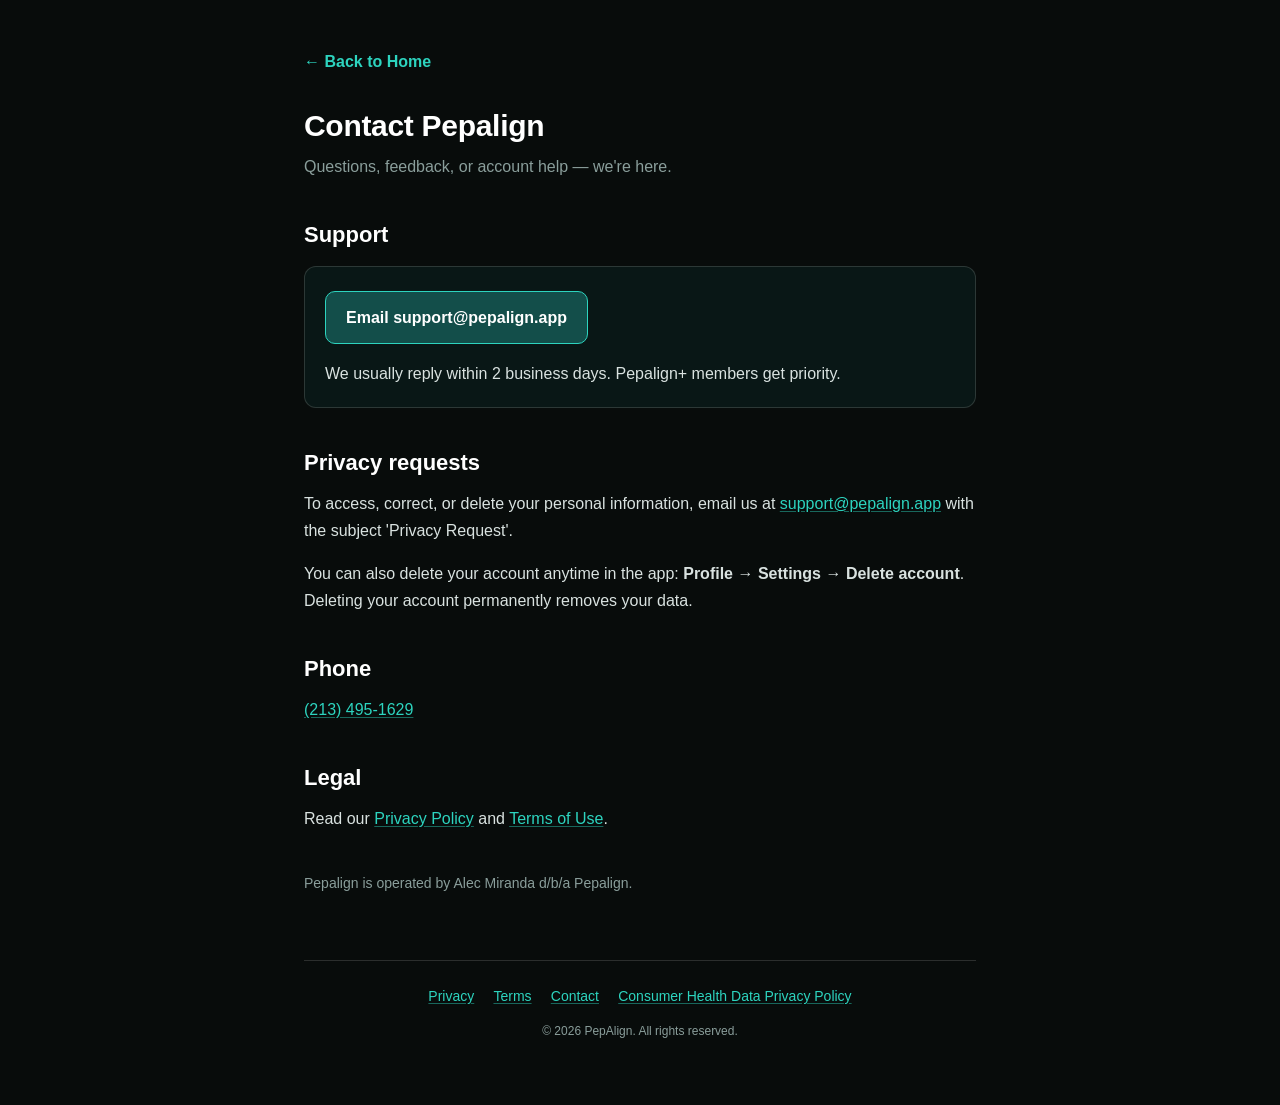
<file: public/contact.html>
<!DOCTYPE html>
<html lang="en">
<head>
    <meta charset="UTF-8">
    <meta name="viewport" content="width=device-width, initial-scale=1.0">
    <title>Contact | PepAlign</title>
    <meta name="description" content="Contact Pepalign support, make a privacy request, or reach us by phone.">
    <link rel="icon" type="image/png" href="/favicon.png">
    <style id="pepalign-legal-theme">
      /* Same dark theme as /privacy and /terms. */
      :root {
        color-scheme: dark;
        --bg: #080c0b;
        --text: #d9e2e0;
        --heading: #ffffff;
        --muted: #8a9e9b;
        --accent: #2dd4bf;
        --accent-hover: #5eead4;
        --teal-dark: #134E4A;
        --border: rgba(255, 255, 255, 0.14);
        --font: -apple-system, BlinkMacSystemFont, "Segoe UI", Roboto, "Helvetica Neue", Arial, sans-serif;
      }
      html { background: var(--bg); -webkit-text-size-adjust: 100%; text-size-adjust: 100%; }
      body.legal-page {
        background: var(--bg);
        color: var(--text);
        font-family: var(--font);
        font-size: 16px;
        line-height: 1.7;
        max-width: 42rem;
        margin: 0 auto;
        padding: 1.5rem 1.25rem 3rem;
      }
      @media (min-width: 768px) {
        body.legal-page { padding: 3rem 2rem 4rem; }
      }
      ::selection { background: rgba(45, 212, 191, 0.3); color: #ffffff; }

      .legal-back {
        display: inline-block;
        margin-bottom: 2rem;
        color: var(--accent);
        font-weight: 600;
        text-decoration: none;
      }
      .legal-back:hover, .legal-back:focus-visible { color: var(--accent-hover); text-decoration: underline; }

      h1, h2 { color: var(--heading); font-weight: 700; }
      h1 { font-size: 30px; line-height: 1.25; letter-spacing: -0.01em; margin: 0 0 0.5rem; }
      h2 { font-size: 22px; line-height: 1.35; margin: 2.5rem 0 0.75rem; }
      @media (max-width: 480px) {
        h1 { font-size: 26px; }
        h2 { font-size: 20px; }
      }
      p { margin: 0 0 1rem; overflow-wrap: break-word; }
      .muted { color: var(--muted); }

      body.legal-page a {
        color: var(--accent);
        text-decoration-color: rgba(45, 212, 191, 0.45);
        text-underline-offset: 2px;
      }
      body.legal-page a:hover, body.legal-page a:focus-visible { color: var(--accent-hover); text-decoration-color: currentColor; }

      .contact-card {
        margin: 1rem 0;
        padding: 1.25rem;
        border: 1px solid var(--border);
        border-radius: 12px;
        background: rgba(19, 78, 74, 0.18);
      }
      body.legal-page a.contact-button {
        display: inline-block;
        margin: 0.25rem 0 1rem;
        padding: 0.75rem 1.25rem;
        border: 1px solid var(--accent);
        border-radius: 10px;
        background: var(--teal-dark);
        color: #ffffff;
        font-weight: 600;
        text-decoration: none;
        overflow-wrap: anywhere;
      }
      body.legal-page a.contact-button:hover,
      body.legal-page a.contact-button:focus-visible { background: #115e59; color: #ffffff; }
      .contact-card p:last-child { margin-bottom: 0; }

      .operator { margin-top: 2.5rem; font-size: 14px; color: var(--muted); }

      .legal-footer {
        margin-top: 4rem;
        padding-top: 1.5rem;
        border-top: 1px solid var(--border);
        color: var(--muted);
        font-size: 12px;
        text-align: center;
      }
      .legal-footer-nav { display: flex; flex-wrap: wrap; justify-content: center; gap: 0.5rem 1.2rem; margin-bottom: 0.75rem; font-size: 14px; }
    </style>
</head>
<body class="legal-page">
    <a href="/" class="legal-back">&larr; Back to Home</a>

    <main>
      <h1>Contact Pepalign</h1>
      <p class="muted">Questions, feedback, or account help — we're here.</p>

      <h2>Support</h2>
      <div class="contact-card">
        <a class="contact-button" href="mailto:support@pepalign.app">Email support@pepalign.app</a>
        <p>We usually reply within 2 business days. Pepalign+ members get priority.</p>
      </div>

      <h2>Privacy requests</h2>
      <p>To access, correct, or delete your personal information, email us at <a href="mailto:support@pepalign.app?subject=Privacy%20Request">support@pepalign.app</a> with the subject 'Privacy Request'.</p>
      <p>You can also delete your account anytime in the app: <strong>Profile &rarr; Settings &rarr; Delete account</strong>. Deleting your account permanently removes your data.</p>

      <h2>Phone</h2>
      <p><a href="tel:+12134951629">(213) 495-1629</a></p>

      <h2>Legal</h2>
      <p>Read our <a href="/privacy">Privacy Policy</a> and <a href="/terms">Terms of Use</a>.</p>

      <p class="operator">Pepalign is operated by Alec Miranda d/b/a Pepalign.</p>
    </main>

    <footer class="legal-footer">
        <nav class="legal-footer-nav" aria-label="Legal">
            <a href="/privacy">Privacy</a>
            <a href="/terms">Terms</a>
            <a href="/contact">Contact</a>
            <a href="/health-privacy">Consumer Health Data Privacy Policy</a>
        </nav>
        &copy; 2026 PepAlign. All rights reserved.
    </footer>
</body>
</html>
</file>
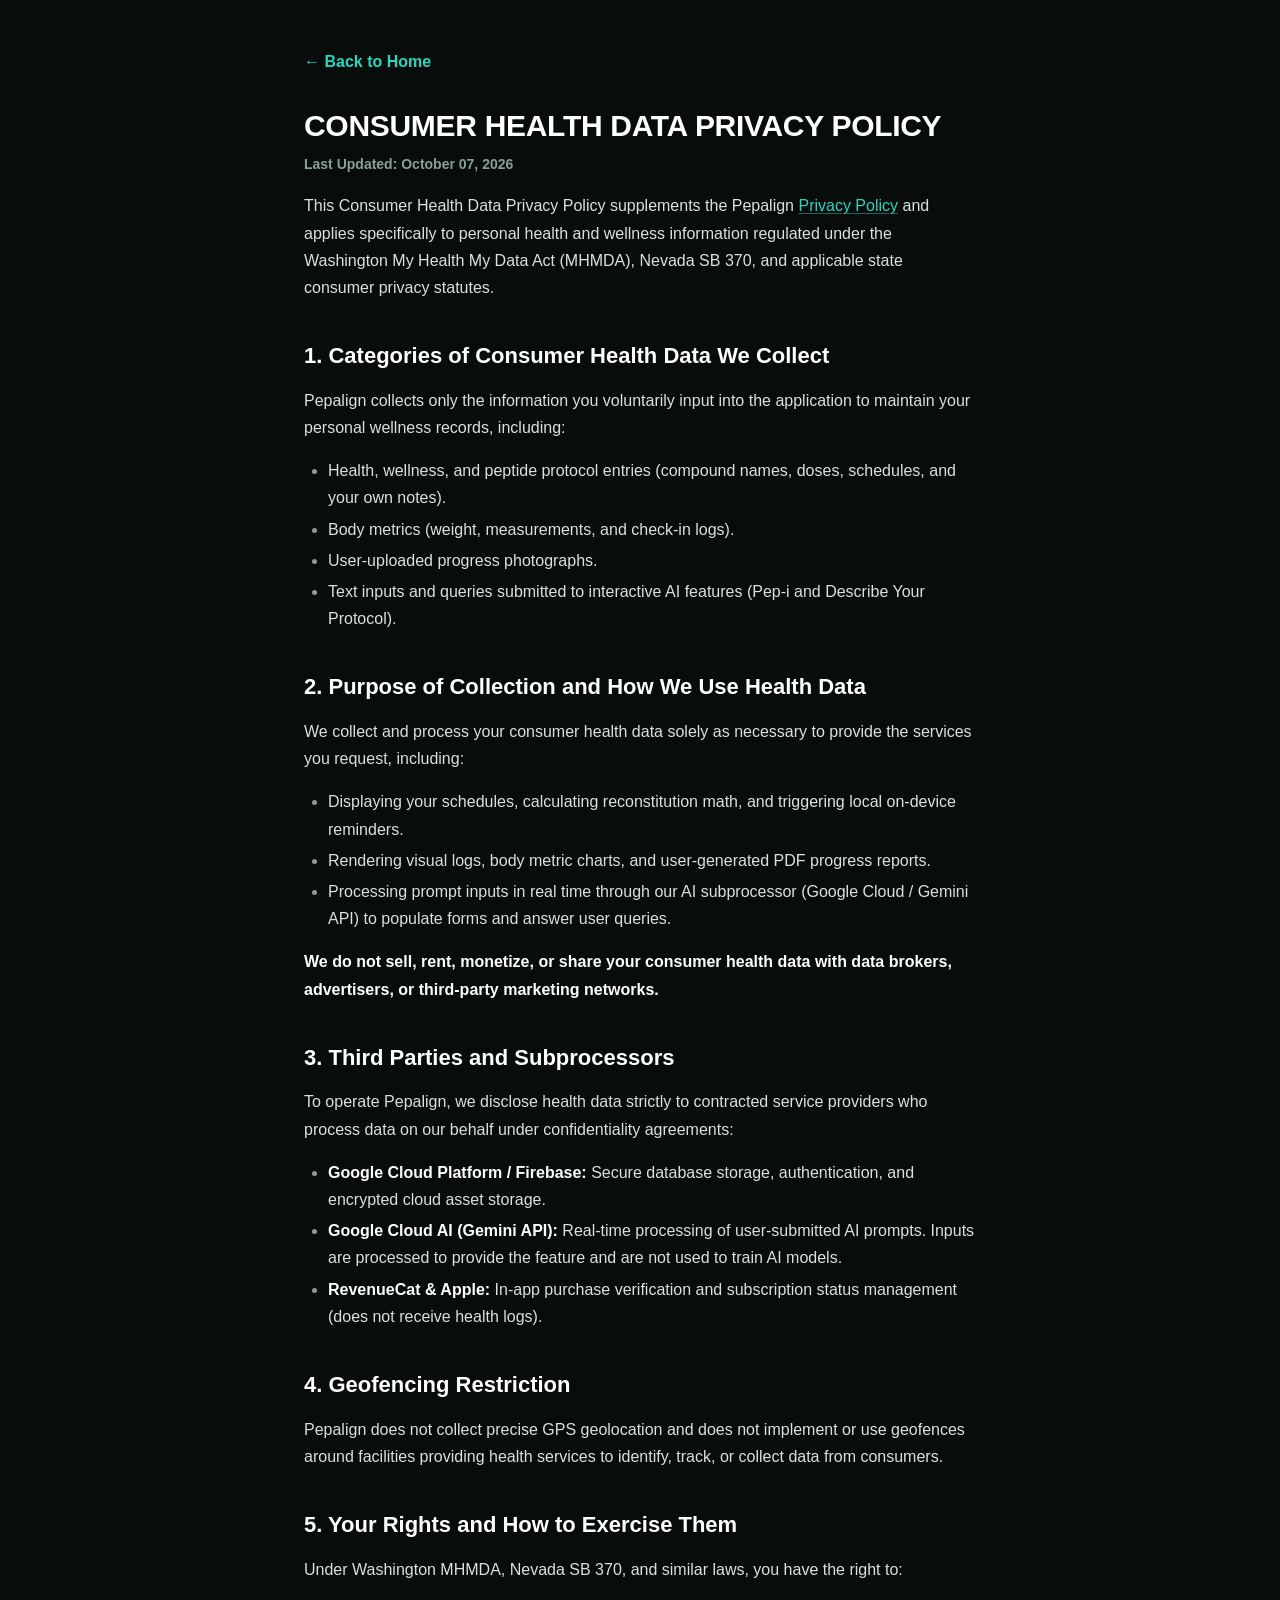
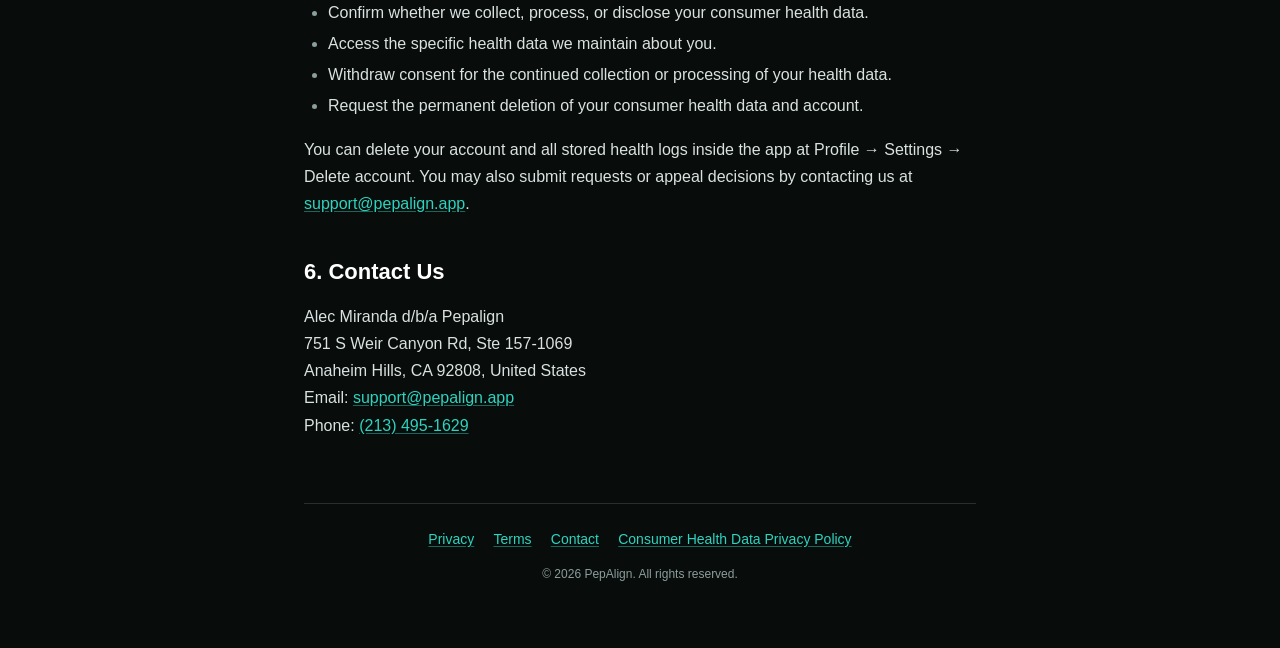
<file: public/health-privacy.html>
<!DOCTYPE html>
<html lang="en">
<head>
    <meta charset="UTF-8">
    <meta name="viewport" content="width=device-width, initial-scale=1.0">
    <title>Consumer Health Data Privacy Policy | PepAlign</title>
    <style id="pepalign-legal-theme">
      /* Pepalign dark theme for the Termly-generated legal pages. Styling only — the legal text is untouched.
         Termly ships its own !important colors (black headings, grey body, blue links) and inline styles,
         so every override below is scoped under body.legal-page and marked !important to win over both. */
      :root {
        color-scheme: dark;
        --bg: #080c0b;
        --text: #d9e2e0;
        --heading: #ffffff;
        --muted: #8a9e9b;
        --accent: #2dd4bf;
        --accent-hover: #5eead4;
        --border: rgba(255, 255, 255, 0.14);
        --font: -apple-system, BlinkMacSystemFont, "Segoe UI", Roboto, "Helvetica Neue", Arial, sans-serif;
      }
      html { background: var(--bg); -webkit-text-size-adjust: 100%; text-size-adjust: 100%; }
      body.legal-page {
        background: var(--bg);
        color: var(--text);
        font-family: var(--font);
        line-height: 1.7;
        max-width: 42rem; /* readable line length (~75 characters) */
        margin: 0 auto;
        padding: 1.5rem 1.25rem 3rem;
      }
      @media (min-width: 768px) {
        body.legal-page { padding: 3rem 2rem 4rem; }
      }
      ::selection { background: rgba(45, 212, 191, 0.3); color: #ffffff; }

      /* Back to Home */
      .legal-back {
        display: inline-block;
        margin-bottom: 2rem;
        color: var(--accent);
        font-weight: 600;
        text-decoration: none;
      }
      .legal-back:hover, .legal-back:focus-visible { color: var(--accent-hover); text-decoration: underline; }

      /* Body copy: readable off-white, comfortable size and line height, long URLs wrap on phones */
      body.legal-page [data-custom-class='body'],
      body.legal-page [data-custom-class='body'] * {
        color: var(--text) !important;
        font-family: var(--font) !important;
        font-size: 16px !important;
        line-height: 1.7 !important;
        background: transparent !important;
        overflow-wrap: break-word;
      }

      /* Headings and bold text: bold white */
      body.legal-page [data-custom-class='body'] :is(h1, h2, h3, h4, strong, b),
      body.legal-page [data-custom-class='body'] :is(h1, h2, h3, h4, strong, b) *,
      body.legal-page [data-custom-class='body'] :is([data-custom-class='title'], [data-custom-class='heading_1'], [data-custom-class='heading_2']),
      body.legal-page [data-custom-class='body'] :is([data-custom-class='title'], [data-custom-class='heading_1'], [data-custom-class='heading_2']) * {
        color: var(--heading) !important;
        font-weight: 700 !important;
      }
      body.legal-page [data-custom-class='body'] h1,
      body.legal-page [data-custom-class='body'] h1 *,
      body.legal-page [data-custom-class='body'] [data-custom-class='title'],
      body.legal-page [data-custom-class='body'] [data-custom-class='title'] * {
        font-size: 30px !important;
        line-height: 1.25 !important;
        letter-spacing: -0.01em;
      }
      body.legal-page [data-custom-class='body'] h1 { margin: 0 0 0.5rem; }
      body.legal-page [data-custom-class='body'] h2,
      body.legal-page [data-custom-class='body'] h2 *,
      body.legal-page [data-custom-class='body'] [data-custom-class='heading_1'],
      body.legal-page [data-custom-class='body'] [data-custom-class='heading_1'] * {
        font-size: 22px !important;
        line-height: 1.35 !important;
      }
      body.legal-page [data-custom-class='body'] h2 { margin: 2.5rem 0 0.75rem; }
      body.legal-page [data-custom-class='body'] h3,
      body.legal-page [data-custom-class='body'] h3 *,
      body.legal-page [data-custom-class='body'] [data-custom-class='heading_2'],
      body.legal-page [data-custom-class='body'] [data-custom-class='heading_2'] * {
        font-size: 18px !important;
        line-height: 1.4 !important;
      }
      body.legal-page [data-custom-class='body'] h3 { margin: 1.75rem 0 0.5rem; }
      @media (max-width: 480px) {
        body.legal-page [data-custom-class='body'] h1,
        body.legal-page [data-custom-class='body'] h1 *,
        body.legal-page [data-custom-class='body'] [data-custom-class='title'],
        body.legal-page [data-custom-class='body'] [data-custom-class='title'] * { font-size: 26px !important; }
        body.legal-page [data-custom-class='body'] h2,
        body.legal-page [data-custom-class='body'] h2 *,
        body.legal-page [data-custom-class='body'] [data-custom-class='heading_1'],
        body.legal-page [data-custom-class='body'] [data-custom-class='heading_1'] * { font-size: 20px !important; }
      }

      /* "Last updated" line */
      body.legal-page [data-custom-class='body'] [data-custom-class='subtitle'],
      body.legal-page [data-custom-class='body'] [data-custom-class='subtitle'] * {
        color: var(--muted) !important;
        font-size: 14px !important;
        font-weight: 600 !important;
      }

      /* Links: teal accent, never default blue */
      body.legal-page a,
      body.legal-page a *,
      body.legal-page [data-custom-class='body'] a,
      body.legal-page [data-custom-class='body'] a *,
      body.legal-page [data-custom-class='body'] [data-custom-class='link'],
      body.legal-page [data-custom-class='body'] [data-custom-class='link'] * {
        color: var(--accent) !important;
        text-decoration-color: rgba(45, 212, 191, 0.45);
        text-underline-offset: 2px;
      }
      body.legal-page [data-custom-class='body'] a:hover,
      body.legal-page [data-custom-class='body'] a:hover *,
      body.legal-page [data-custom-class='body'] a:focus-visible { color: var(--accent-hover) !important; text-decoration-color: currentColor; }

      /* Lists */
      body.legal-page [data-custom-class='body'] :is(ul, ol) { padding-left: 1.5rem !important; margin: 0.5rem 0; }
      body.legal-page [data-custom-class='body'] li { margin: 0.25rem 0; }
      body.legal-page [data-custom-class='body'] li::marker { color: var(--muted); }

      /* Tables (Privacy Policy categories): visible borders on dark; columns fit the screen on phones */
      body.legal-page [data-custom-class='body'] table {
        width: 100% !important;
        border-collapse: collapse;
        margin: 1rem 0;
      }
      body.legal-page [data-custom-class='body'] :is(td, th) {
        border: 1px solid var(--border) !important;
        padding: 0.6rem 0.75rem !important;
        vertical-align: top;
      }
      @media (max-width: 480px) {
        body.legal-page [data-custom-class='body'] :is(td, th),
        body.legal-page [data-custom-class='body'] :is(td, th) * { font-size: 14px !important; }
        body.legal-page [data-custom-class='body'] :is(td, th) { padding: 0.5rem !important; }
      }

      .legal-footer {
        margin-top: 4rem;
        padding-top: 1.5rem;
        border-top: 1px solid var(--border);
        color: var(--muted);
        font-size: 12px;
        text-align: center;
      }
      .legal-footer-nav { display: flex; flex-wrap: wrap; justify-content: center; gap: 0.5rem 1.2rem; margin-bottom: 0.75rem; font-size: 14px; }
    </style>
</head>
<body class="legal-page">
    <a href="/" class="legal-back">&larr; Back to Home</a>

<div data-custom-class="body">
<h1>CONSUMER HEALTH DATA PRIVACY POLICY</h1>
<div data-custom-class="subtitle">Last Updated: October 07, 2026</div>

<p>This Consumer Health Data Privacy Policy supplements the Pepalign <a data-custom-class="link" href="/privacy">Privacy Policy</a> and applies specifically to personal health and wellness information regulated under the Washington My Health My Data Act (MHMDA), Nevada SB 370, and applicable state consumer privacy statutes.</p>

<h2>1. Categories of Consumer Health Data We Collect</h2>
<p>Pepalign collects only the information you voluntarily input into the application to maintain your personal wellness records, including:</p>
<ul>
<li>Health, wellness, and peptide protocol entries (compound names, doses, schedules, and your own notes).</li>
<li>Body metrics (weight, measurements, and check-in logs).</li>
<li>User-uploaded progress photographs.</li>
<li>Text inputs and queries submitted to interactive AI features (Pep-i and Describe Your Protocol).</li>
</ul>

<h2>2. Purpose of Collection and How We Use Health Data</h2>
<p>We collect and process your consumer health data solely as necessary to provide the services you request, including:</p>
<ul>
<li>Displaying your schedules, calculating reconstitution math, and triggering local on-device reminders.</li>
<li>Rendering visual logs, body metric charts, and user-generated PDF progress reports.</li>
<li>Processing prompt inputs in real time through our AI subprocessor (Google Cloud / Gemini API) to populate forms and answer user queries.</li>
</ul>
<p><strong>We do not sell, rent, monetize, or share your consumer health data with data brokers, advertisers, or third-party marketing networks.</strong></p>

<h2>3. Third Parties and Subprocessors</h2>
<p>To operate Pepalign, we disclose health data strictly to contracted service providers who process data on our behalf under confidentiality agreements:</p>
<ul>
<li><strong>Google Cloud Platform / Firebase:</strong> Secure database storage, authentication, and encrypted cloud asset storage.</li>
<li><strong>Google Cloud AI (Gemini API):</strong> Real-time processing of user-submitted AI prompts. Inputs are processed to provide the feature and are not used to train AI models.</li>
<li><strong>RevenueCat &amp; Apple:</strong> In-app purchase verification and subscription status management (does not receive health logs).</li>
</ul>

<h2>4. Geofencing Restriction</h2>
<p>Pepalign does not collect precise GPS geolocation and does not implement or use geofences around facilities providing health services to identify, track, or collect data from consumers.</p>

<h2>5. Your Rights and How to Exercise Them</h2>
<p>Under Washington MHMDA, Nevada SB 370, and similar laws, you have the right to:</p>
<ul>
<li>Confirm whether we collect, process, or disclose your consumer health data.</li>
<li>Access the specific health data we maintain about you.</li>
<li>Withdraw consent for the continued collection or processing of your health data.</li>
<li>Request the permanent deletion of your consumer health data and account.</li>
</ul>
<p>You can delete your account and all stored health logs inside the app at Profile &rarr; Settings &rarr; Delete account. You may also submit requests or appeal decisions by contacting us at <a data-custom-class="link" href="mailto:support@pepalign.app">support@pepalign.app</a>.</p>

<h2>6. Contact Us</h2>
<p>Alec Miranda d/b/a Pepalign<br>
751 S Weir Canyon Rd, Ste 157-1069<br>
Anaheim Hills, CA 92808, United States<br>
Email: <a data-custom-class="link" href="mailto:support@pepalign.app">support@pepalign.app</a><br>
Phone: <a data-custom-class="link" href="tel:+12134951629">(213) 495-1629</a></p>
</div>

    <footer class="legal-footer">
        <nav class="legal-footer-nav" aria-label="Legal">
            <a href="/privacy">Privacy</a>
            <a href="/terms">Terms</a>
            <a href="/contact">Contact</a>
            <a href="/health-privacy">Consumer Health Data Privacy Policy</a>
        </nav>
        &copy; 2026 PepAlign. All rights reserved.
    </footer>
</body>
</html>
</file>
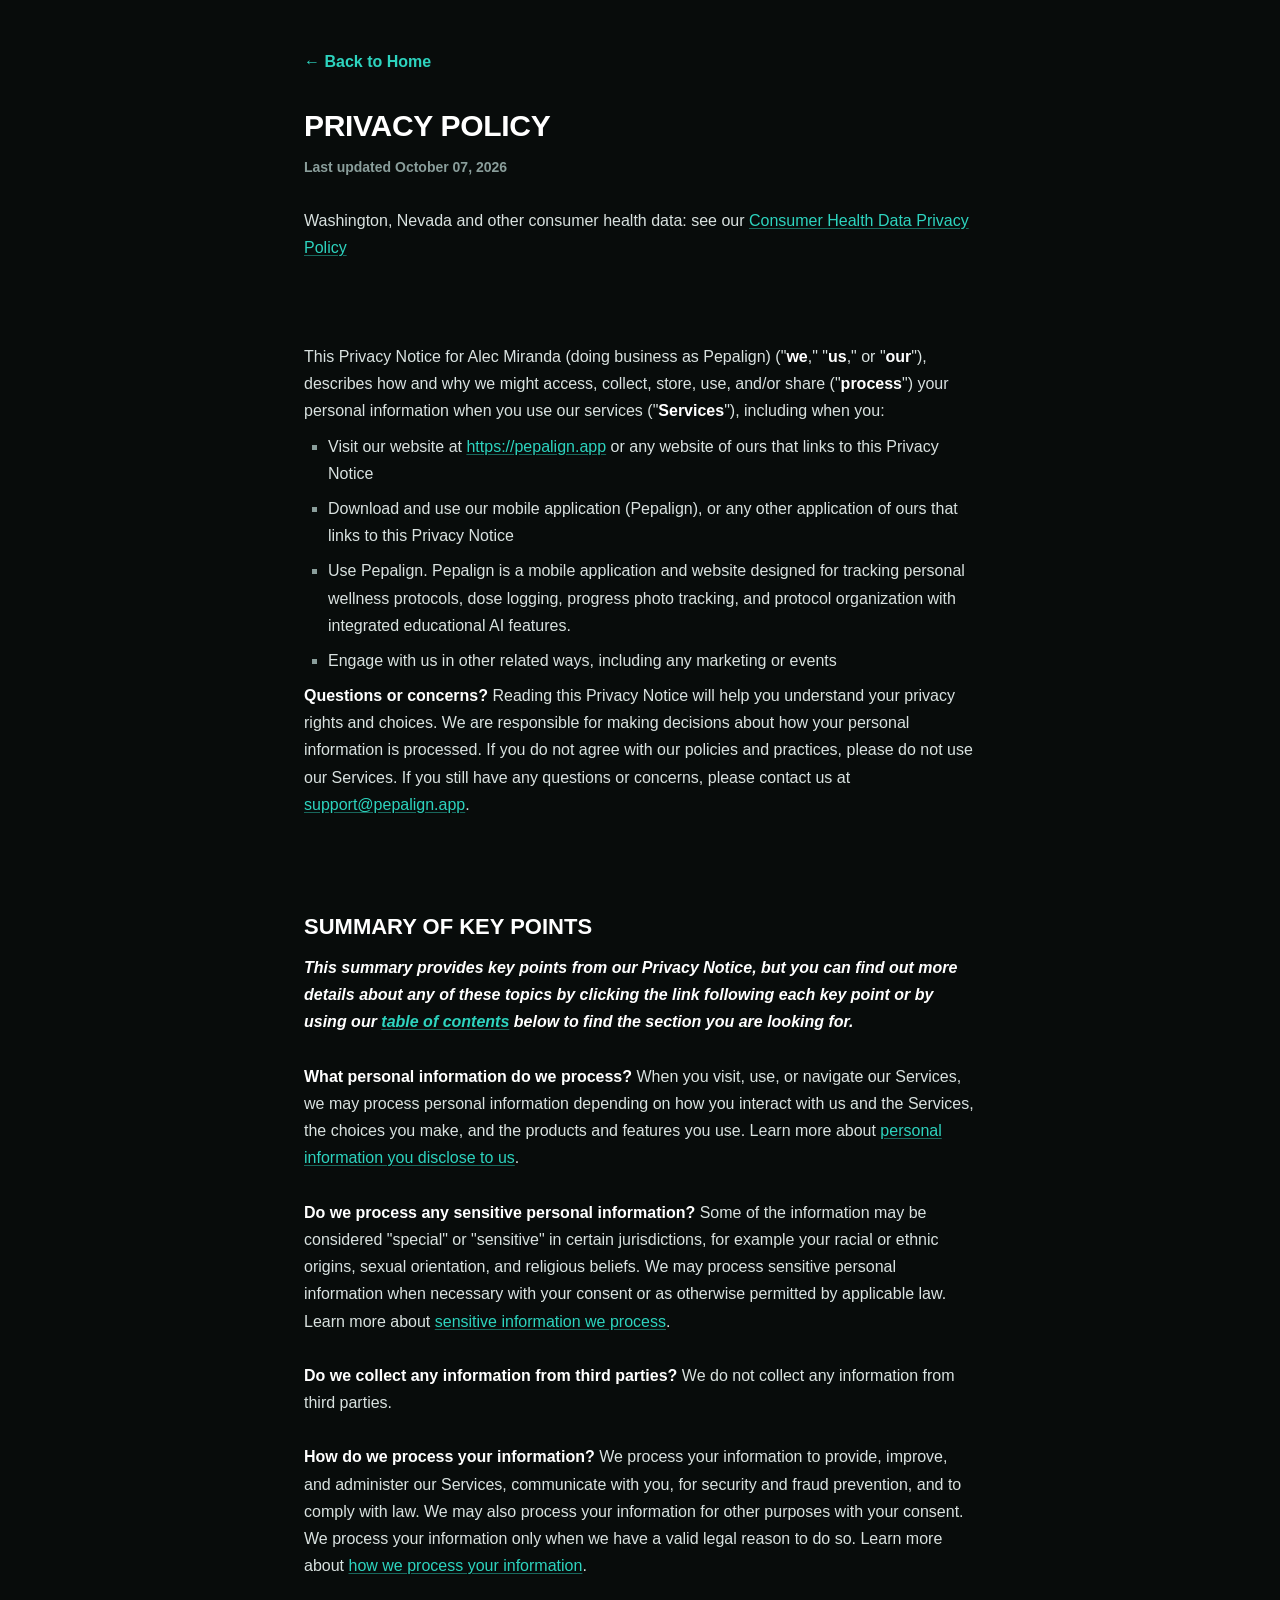
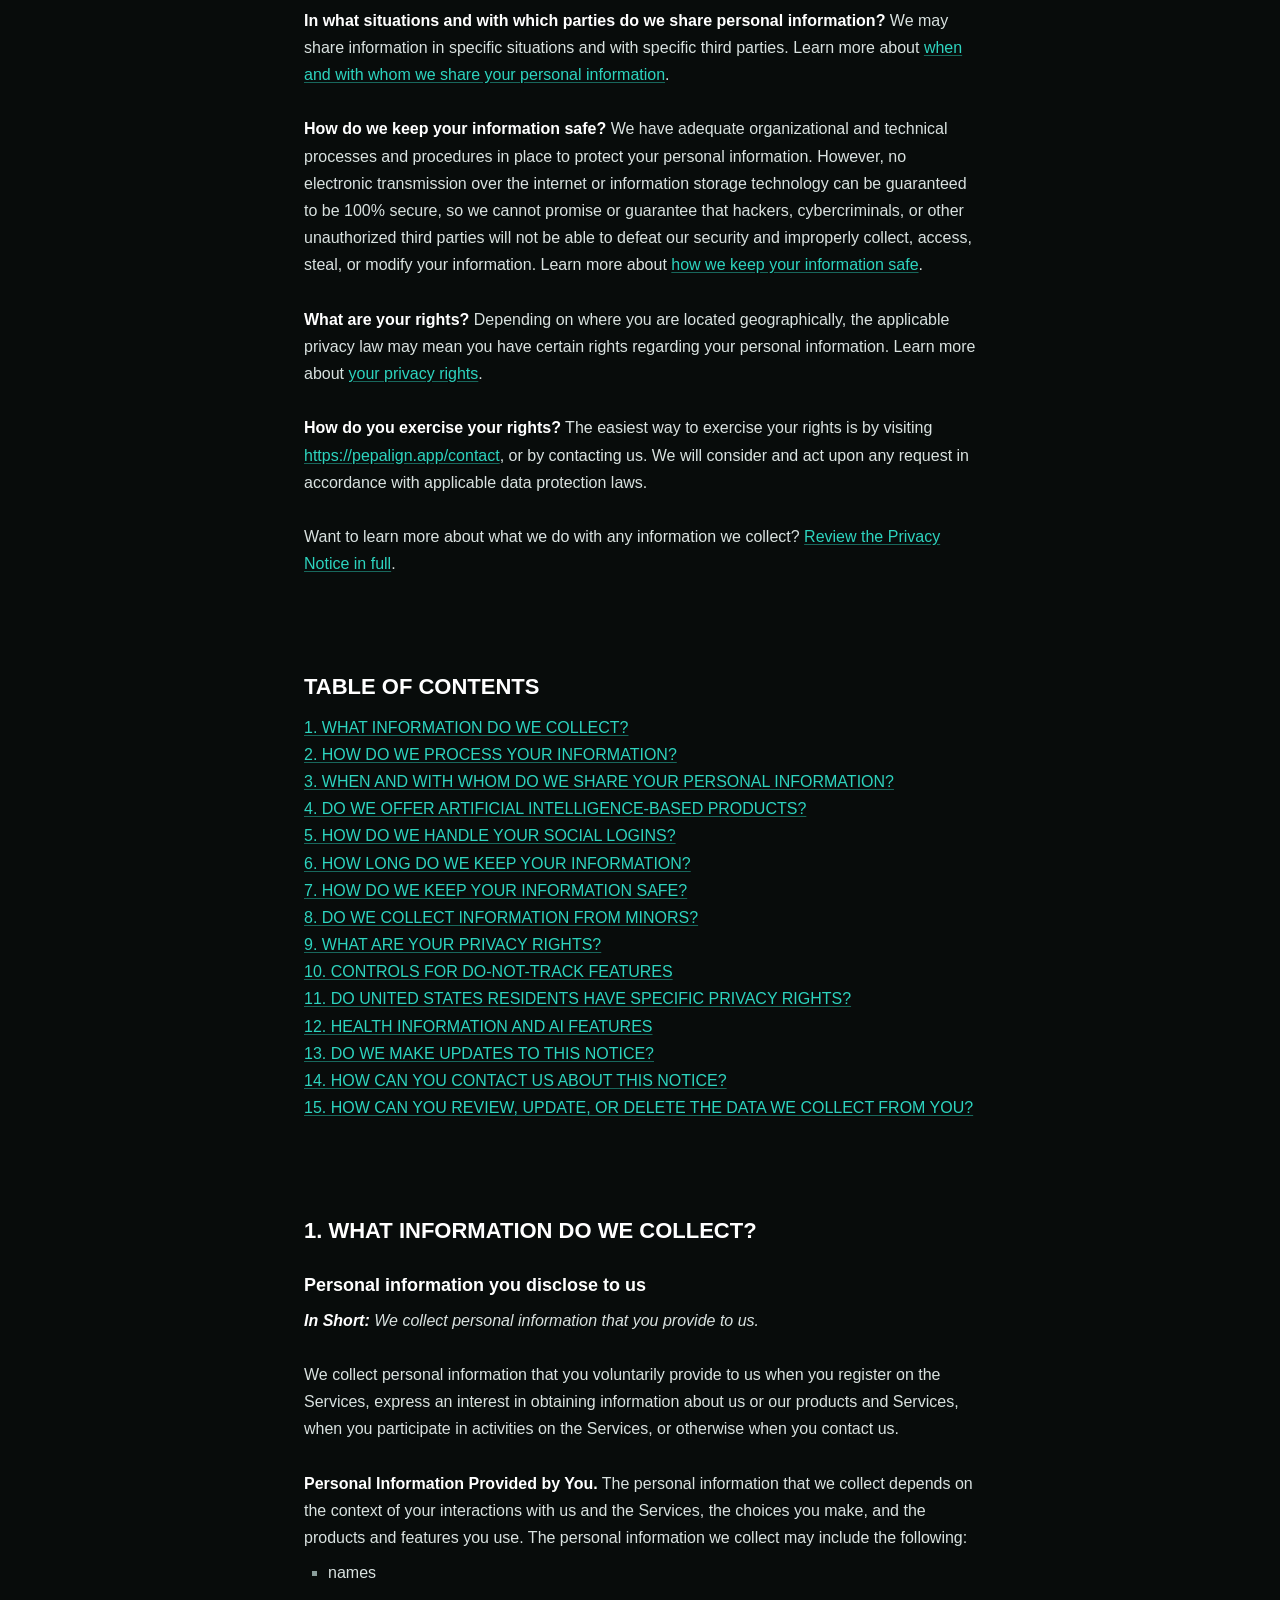
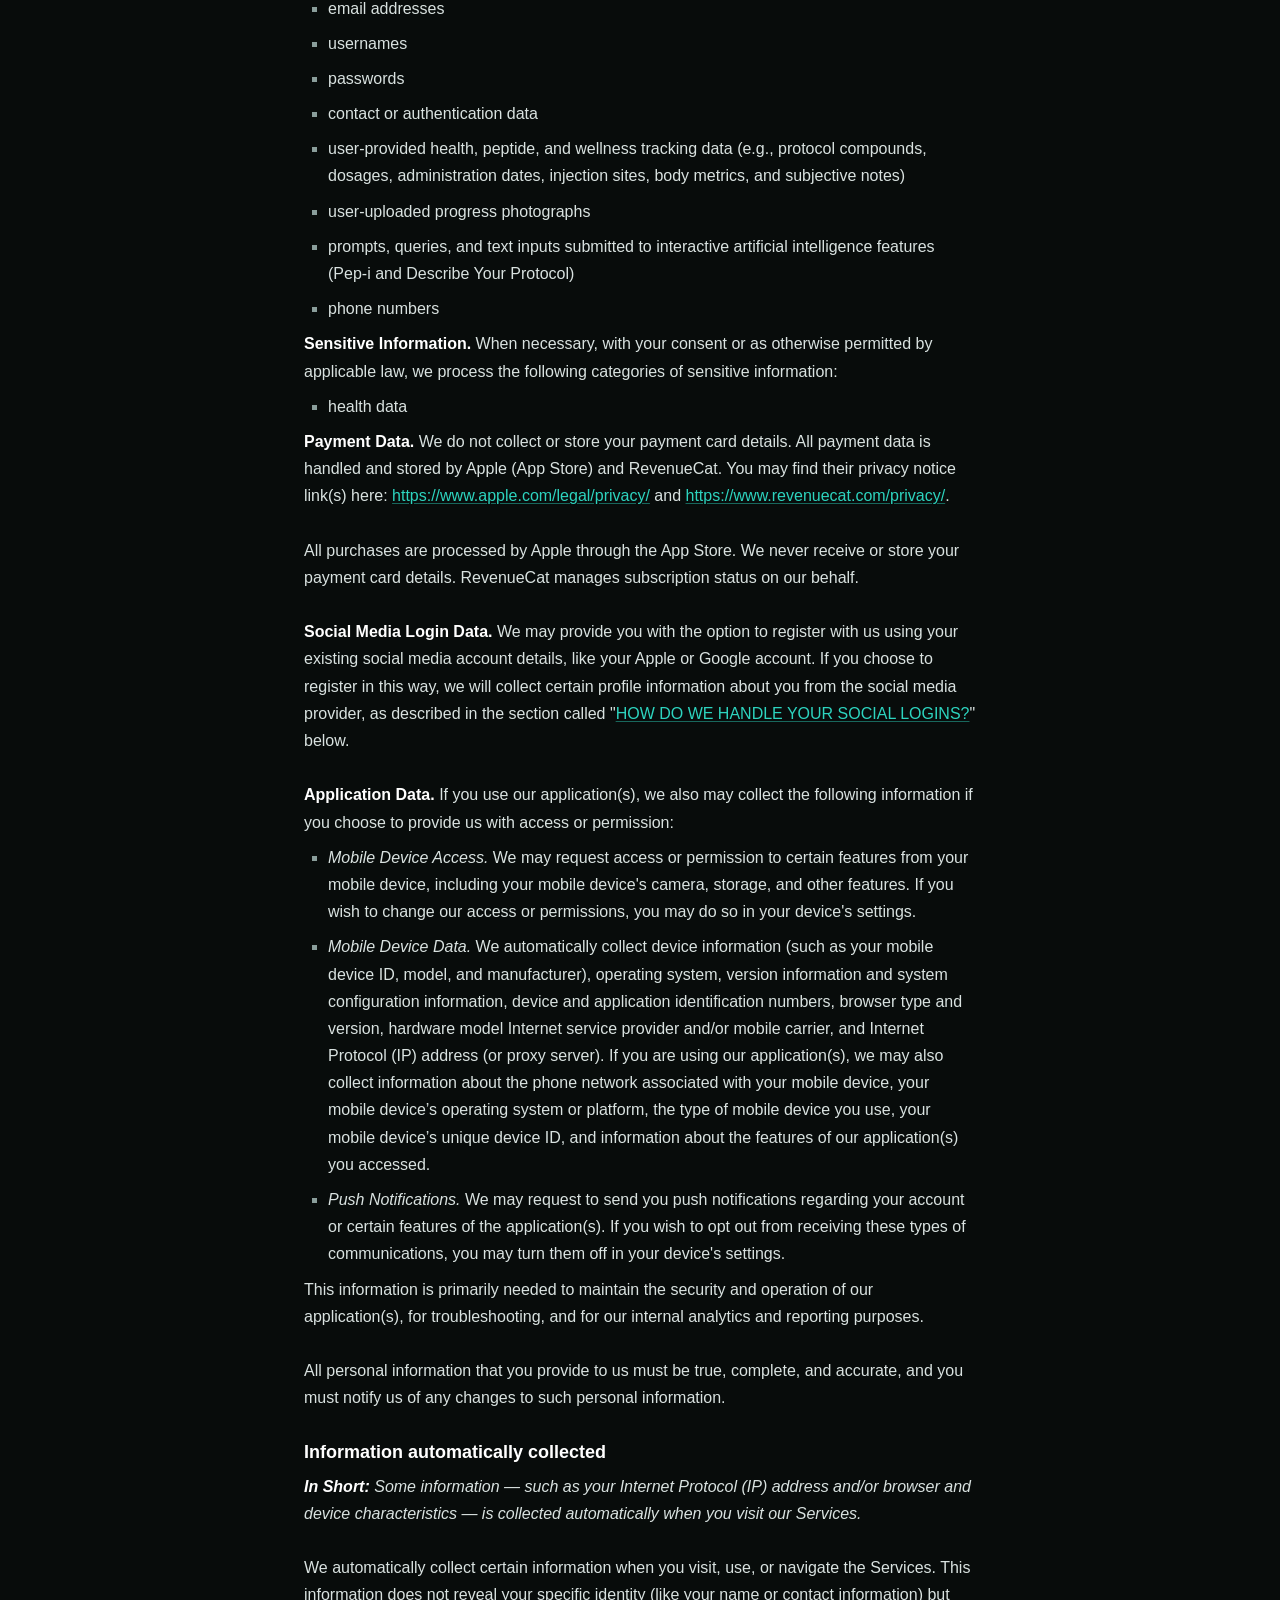
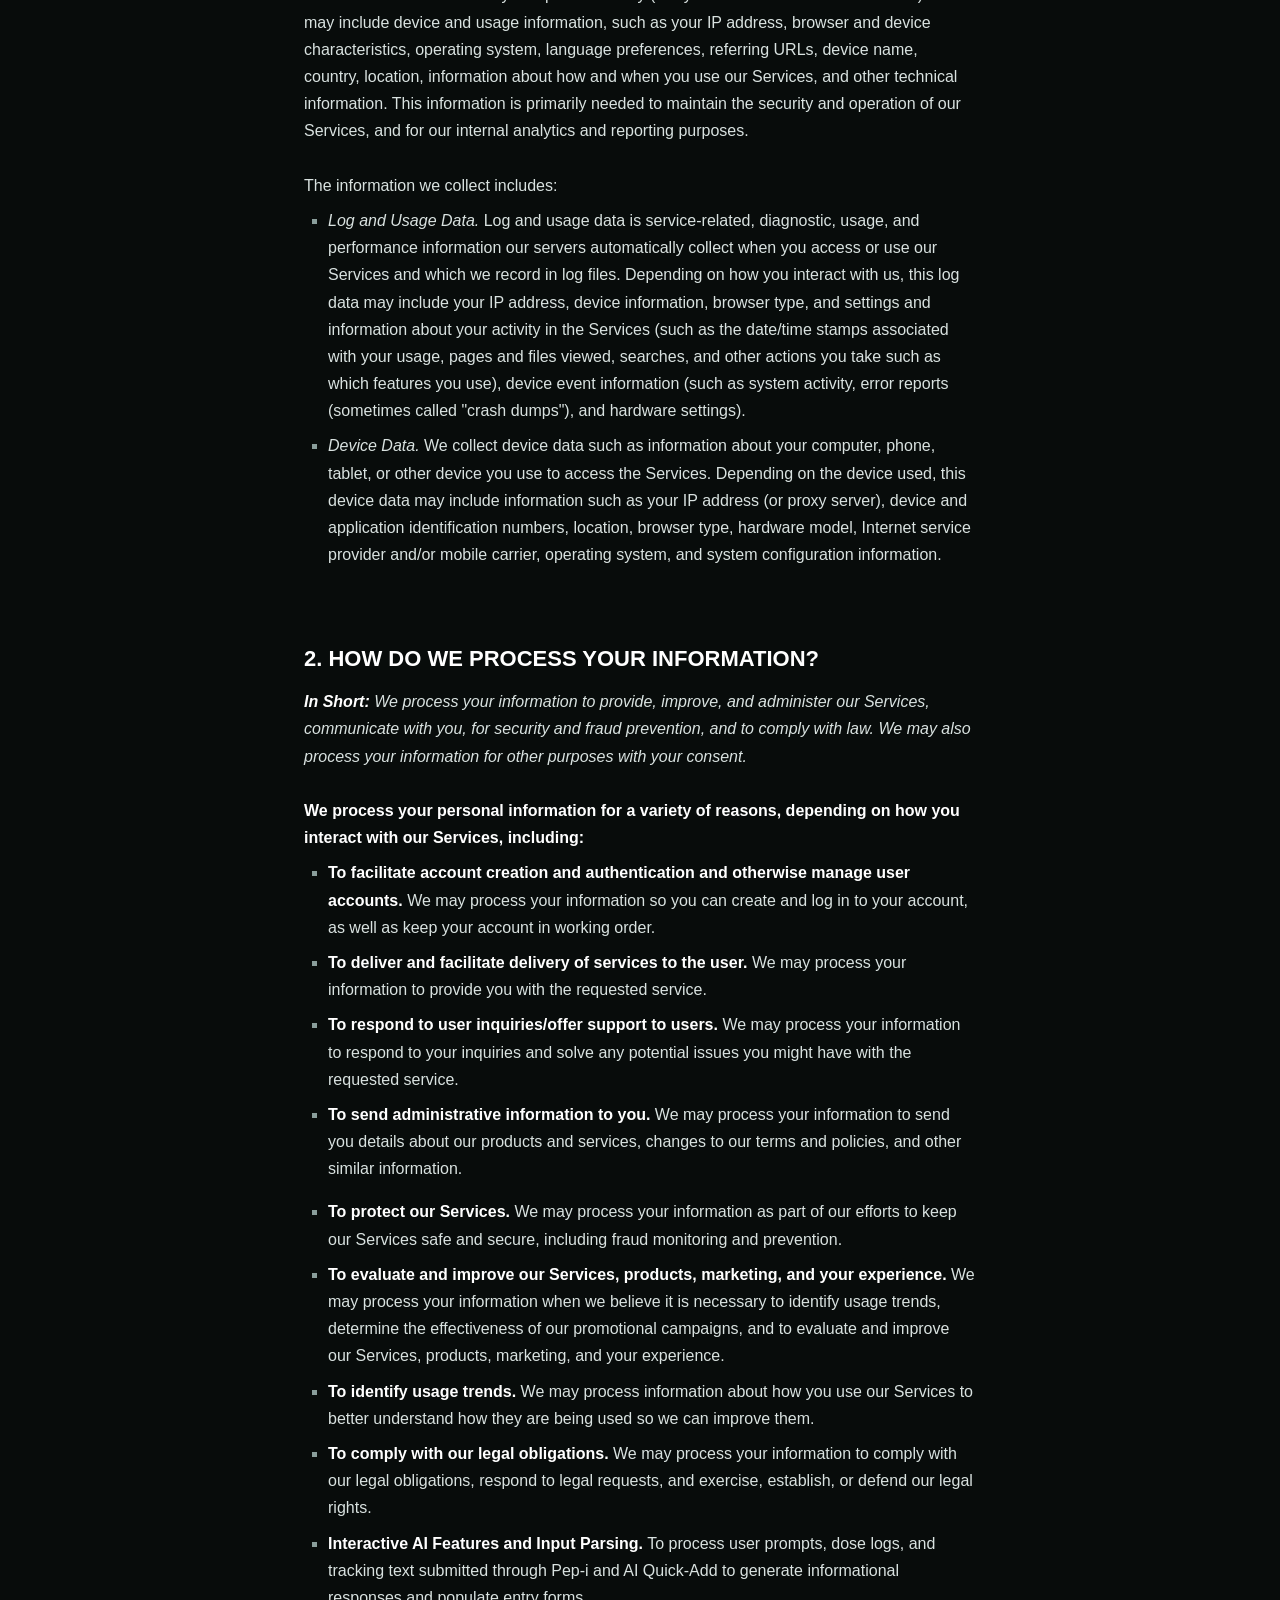
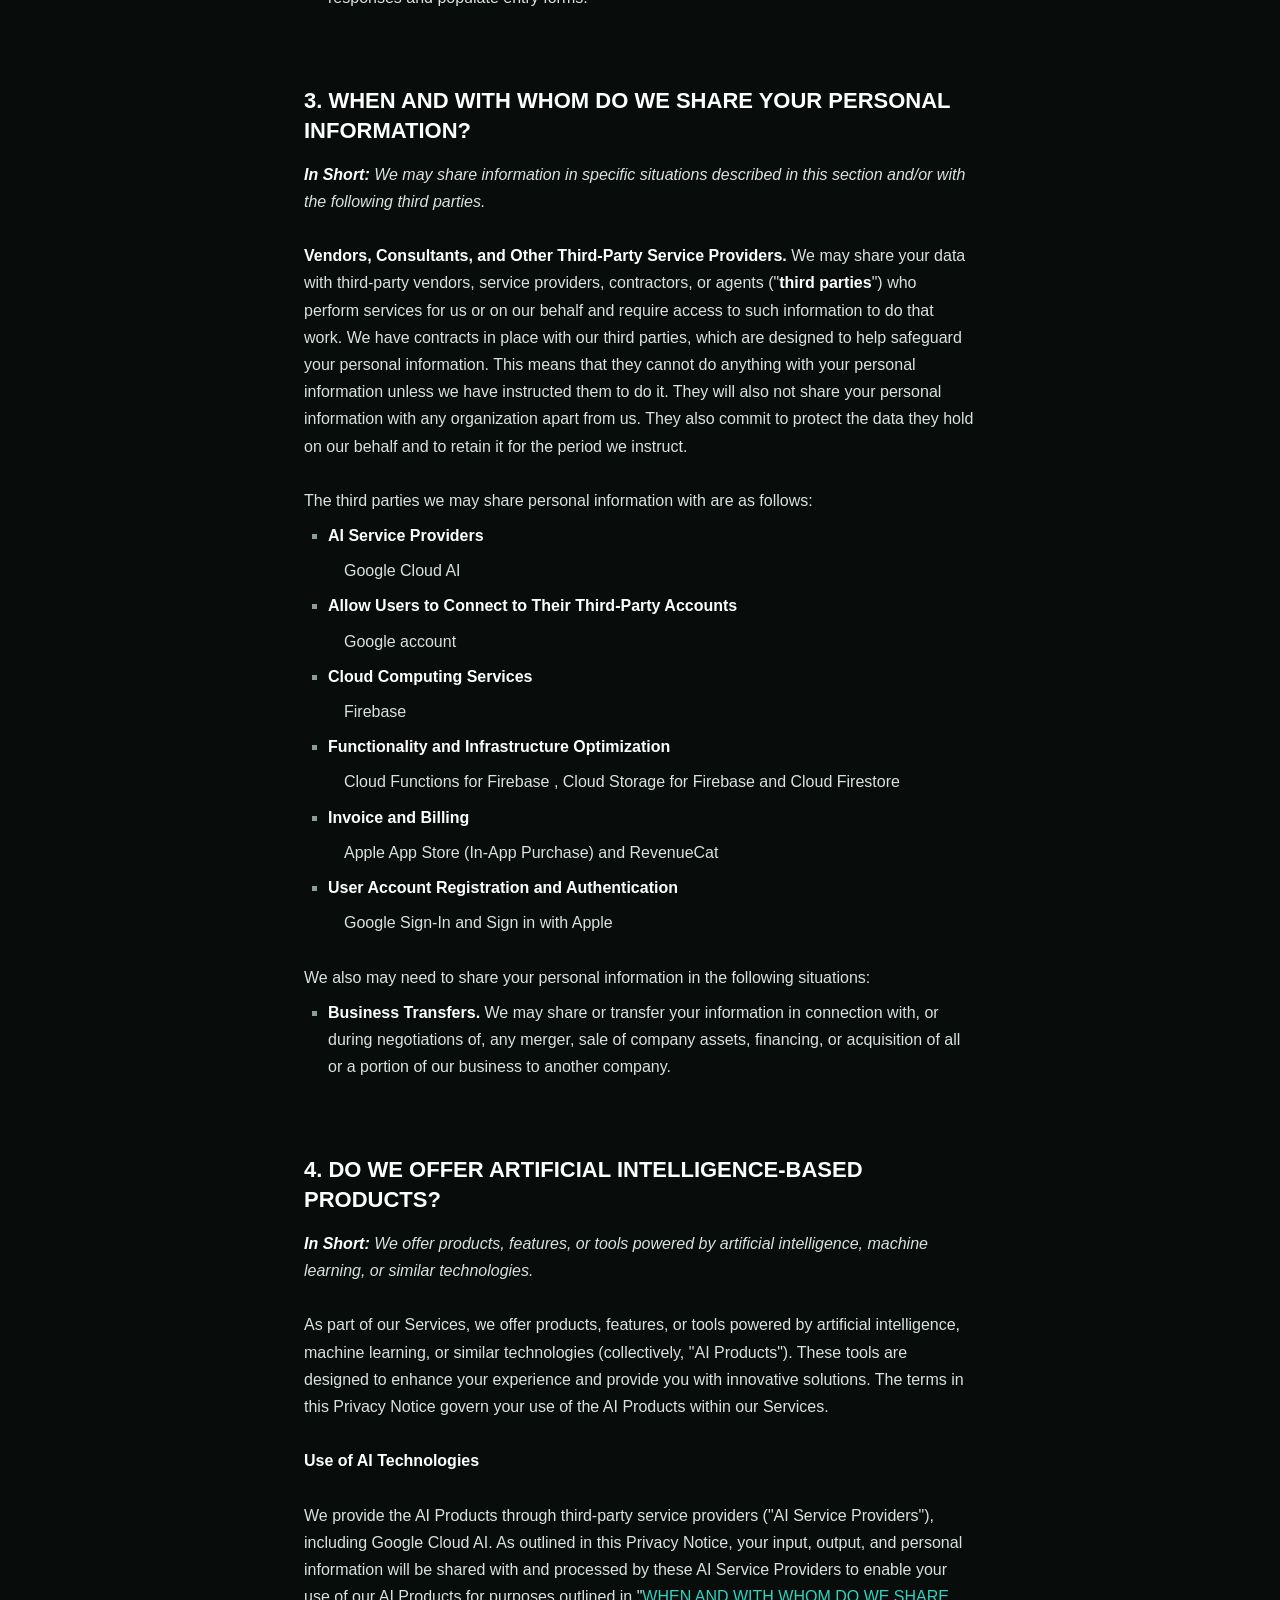
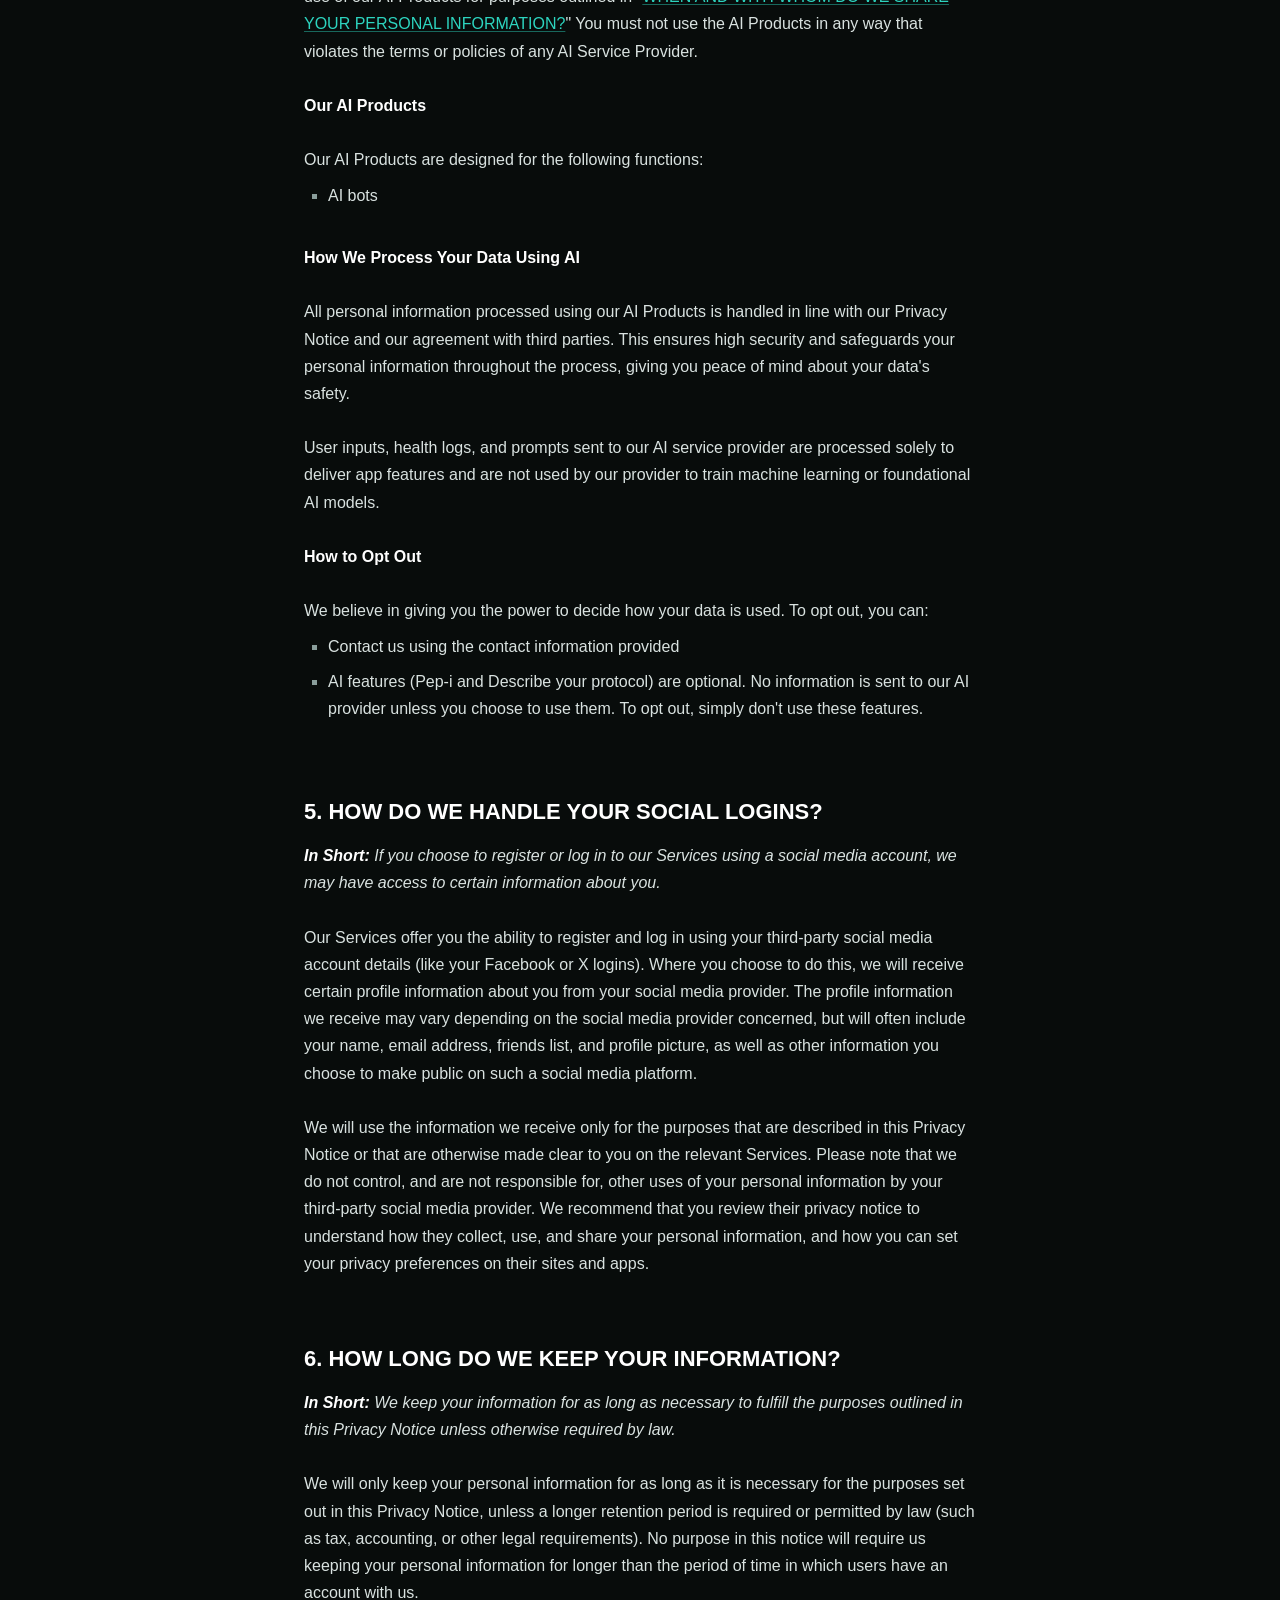
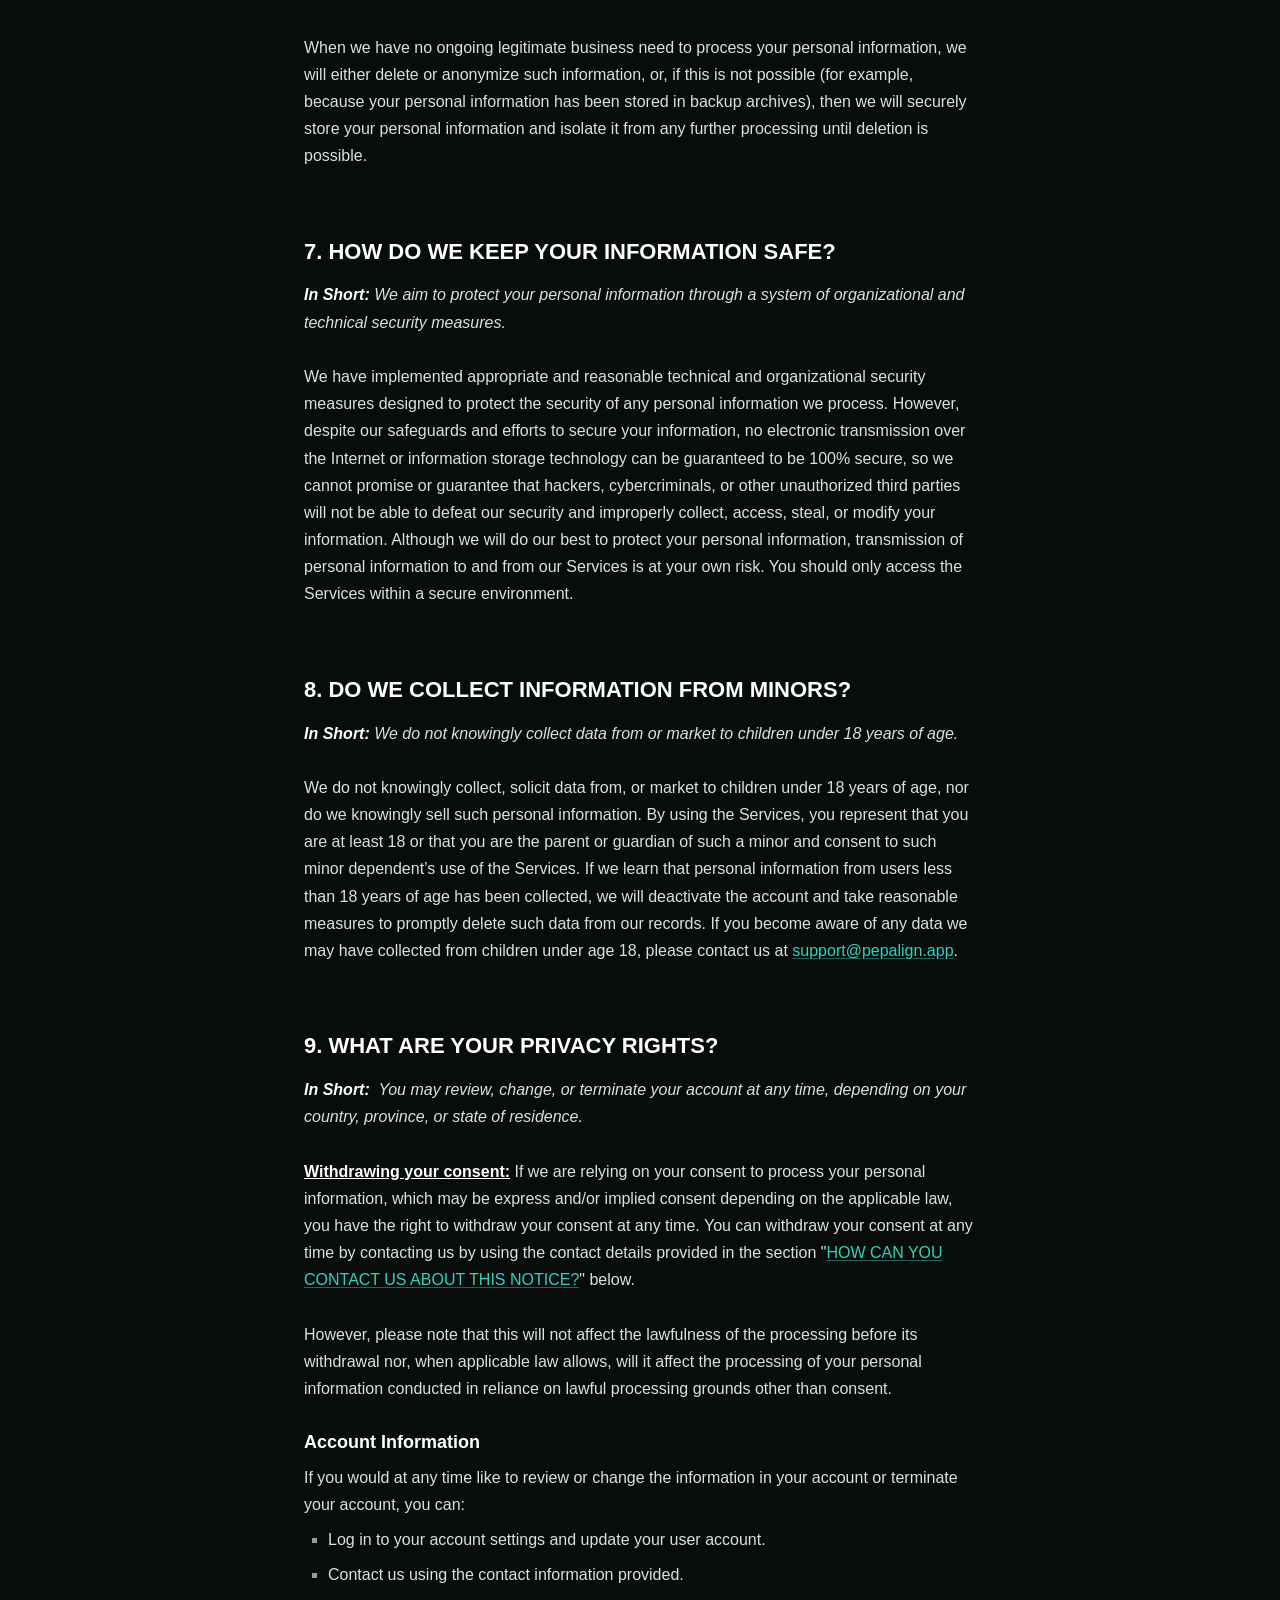
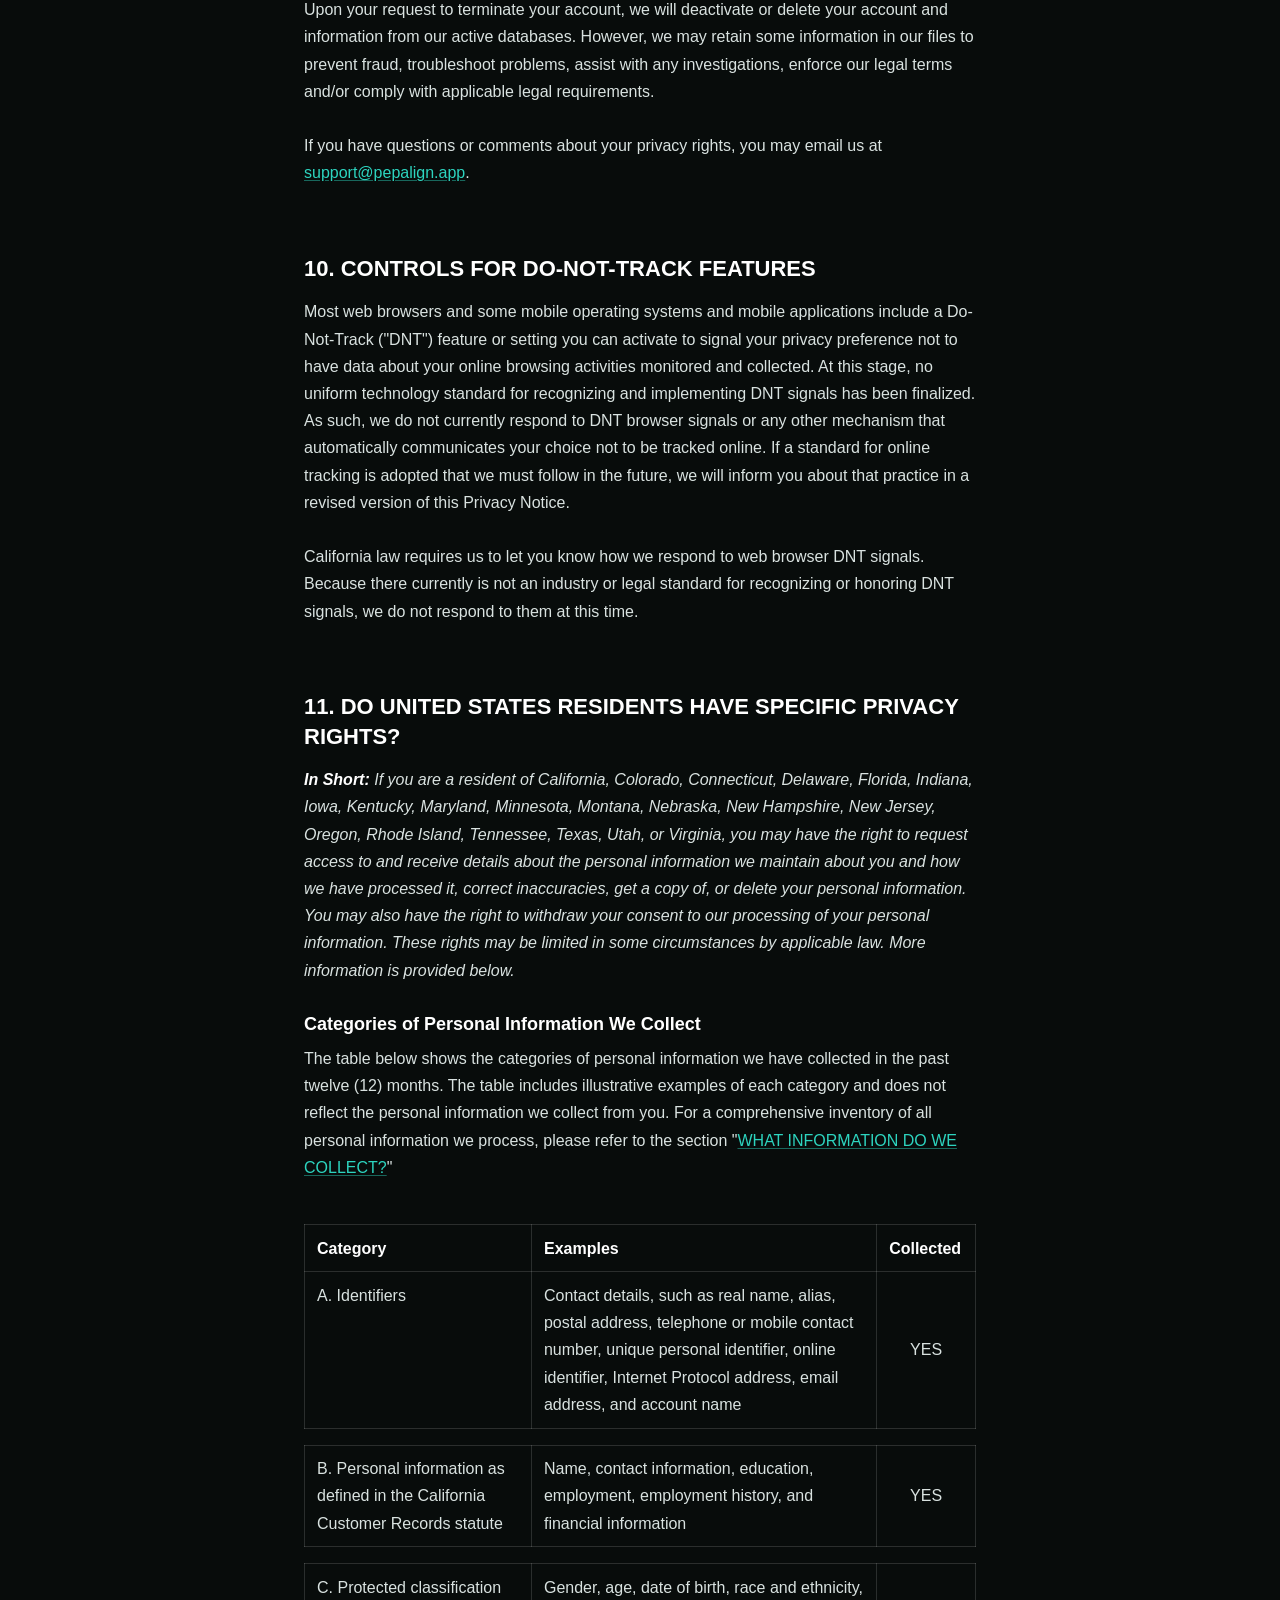
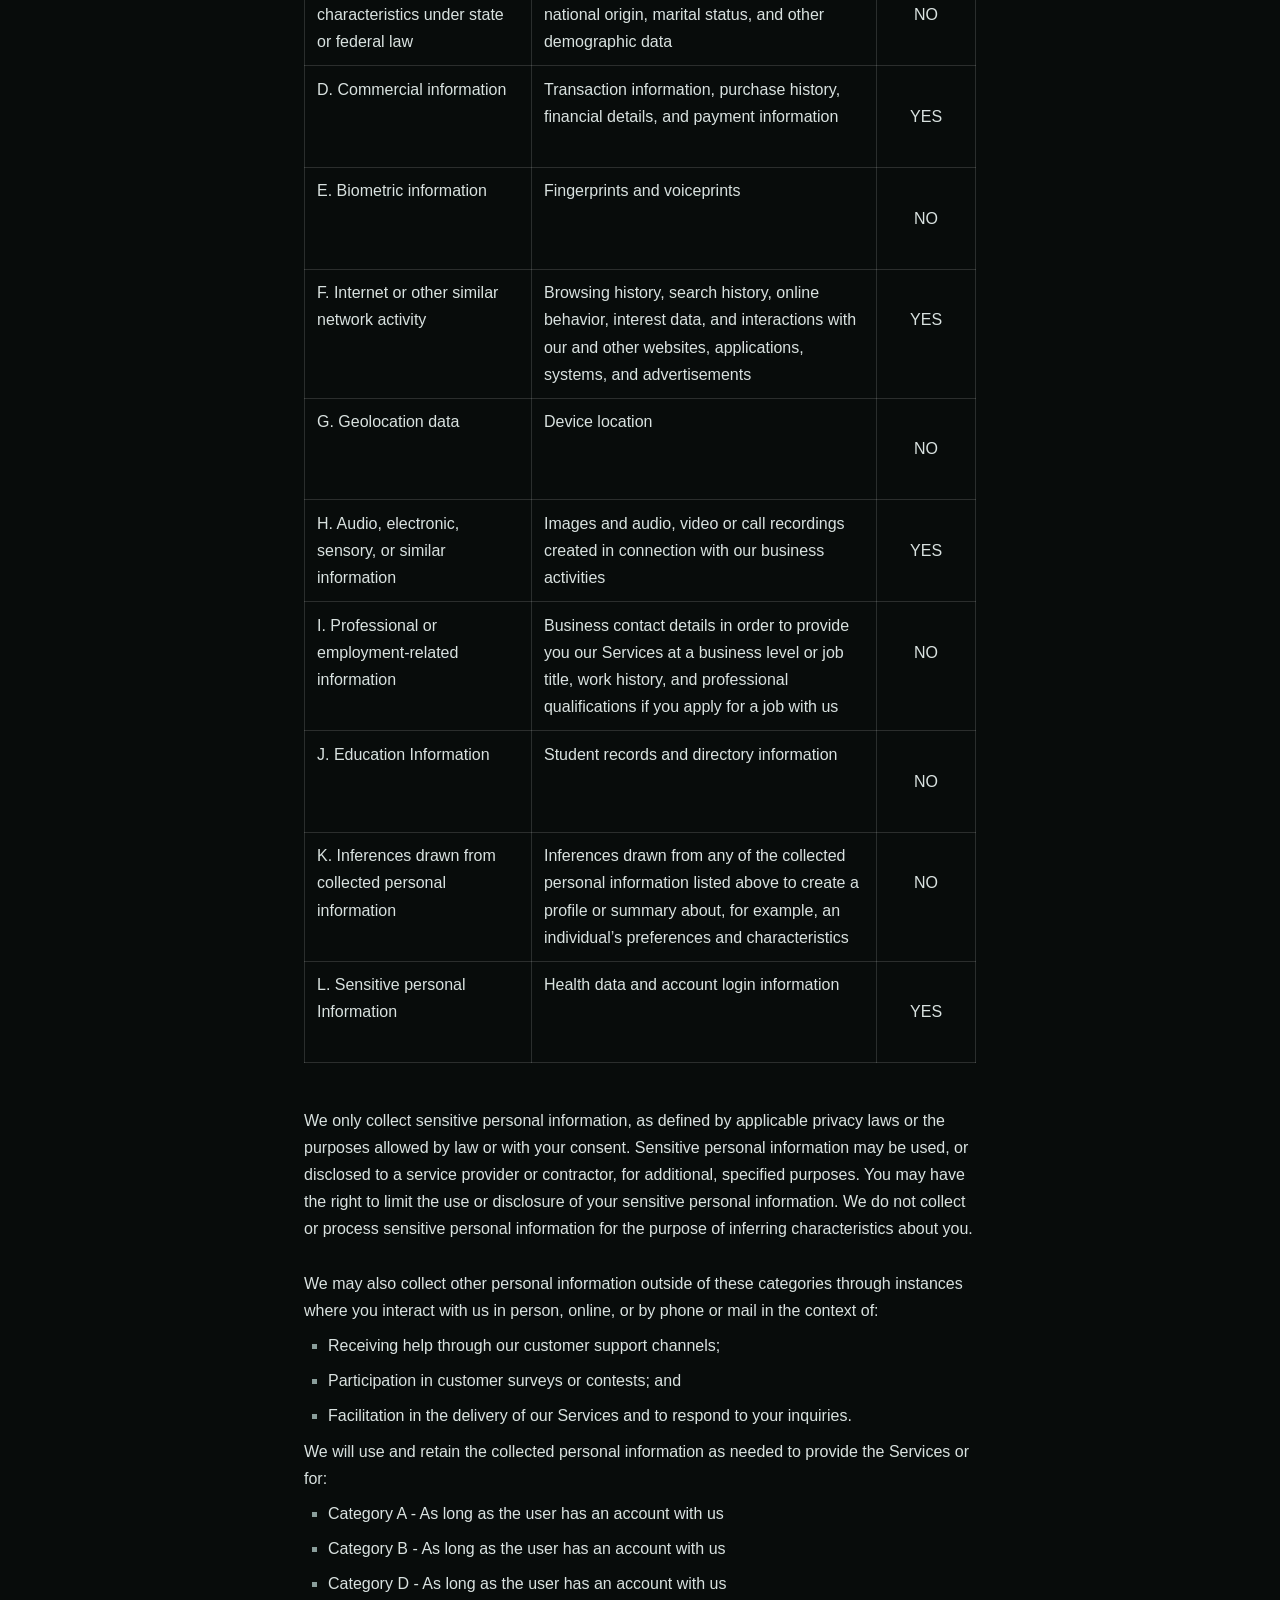
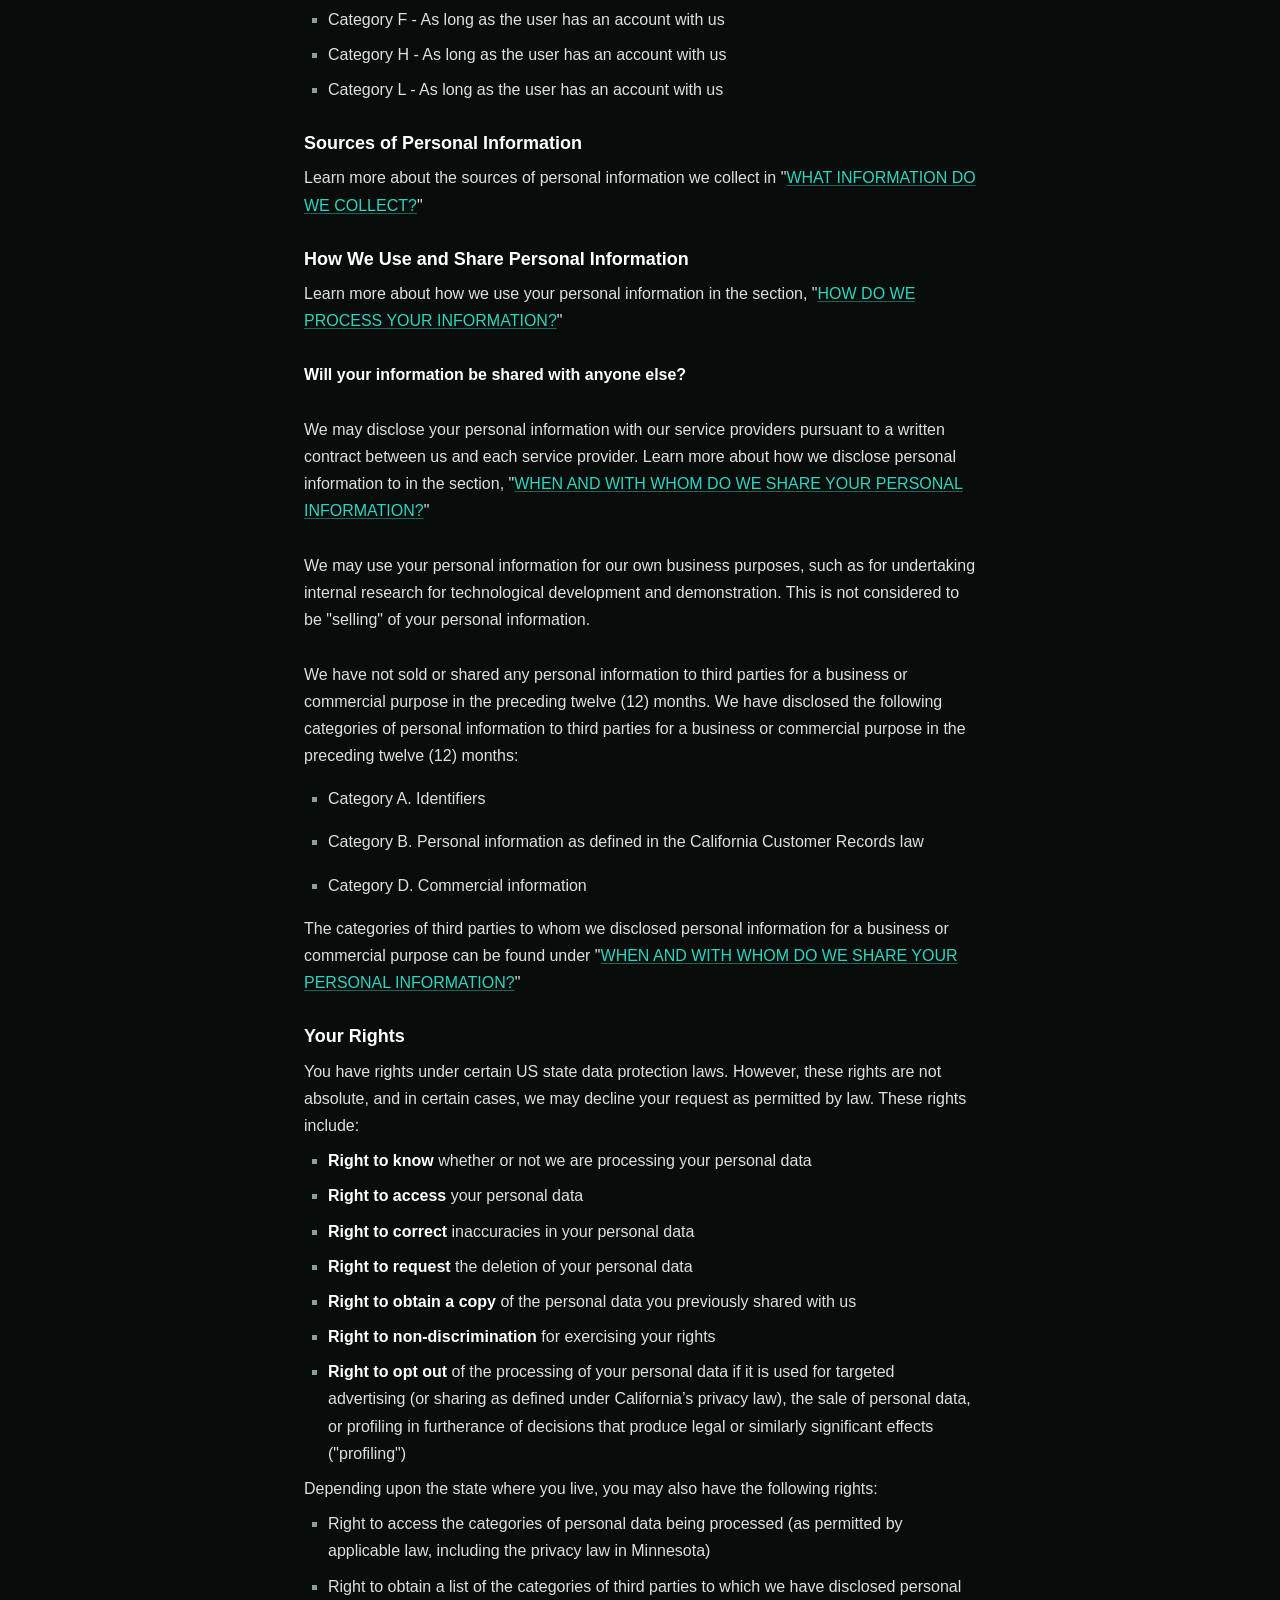
<file: public/privacy.html>
<!DOCTYPE html>
<html lang="en">
<head>
    <meta charset="UTF-8">
    <meta name="viewport" content="width=device-width, initial-scale=1.0">
    <title>Privacy Policy | PepAlign</title>
    <style id="pepalign-legal-theme">
      /* Pepalign dark theme for the Termly-generated legal pages. Styling only — the legal text is untouched.
         Termly ships its own !important colors (black headings, grey body, blue links) and inline styles,
         so every override below is scoped under body.legal-page and marked !important to win over both. */
      :root {
        color-scheme: dark;
        --bg: #080c0b;
        --text: #d9e2e0;
        --heading: #ffffff;
        --muted: #8a9e9b;
        --accent: #2dd4bf;
        --accent-hover: #5eead4;
        --border: rgba(255, 255, 255, 0.14);
        --font: -apple-system, BlinkMacSystemFont, "Segoe UI", Roboto, "Helvetica Neue", Arial, sans-serif;
      }
      html { background: var(--bg); -webkit-text-size-adjust: 100%; text-size-adjust: 100%; }
      body.legal-page {
        background: var(--bg);
        color: var(--text);
        font-family: var(--font);
        line-height: 1.7;
        max-width: 42rem; /* readable line length (~75 characters) */
        margin: 0 auto;
        padding: 1.5rem 1.25rem 3rem;
      }
      @media (min-width: 768px) {
        body.legal-page { padding: 3rem 2rem 4rem; }
      }
      ::selection { background: rgba(45, 212, 191, 0.3); color: #ffffff; }

      /* Back to Home */
      .legal-back {
        display: inline-block;
        margin-bottom: 2rem;
        color: var(--accent);
        font-weight: 600;
        text-decoration: none;
      }
      .legal-back:hover, .legal-back:focus-visible { color: var(--accent-hover); text-decoration: underline; }

      /* Body copy: readable off-white, comfortable size and line height, long URLs wrap on phones */
      body.legal-page [data-custom-class='body'],
      body.legal-page [data-custom-class='body'] * {
        color: var(--text) !important;
        font-family: var(--font) !important;
        font-size: 16px !important;
        line-height: 1.7 !important;
        background: transparent !important;
        overflow-wrap: break-word;
      }

      /* Headings and bold text: bold white */
      body.legal-page [data-custom-class='body'] :is(h1, h2, h3, h4, strong, b),
      body.legal-page [data-custom-class='body'] :is(h1, h2, h3, h4, strong, b) *,
      body.legal-page [data-custom-class='body'] :is([data-custom-class='title'], [data-custom-class='heading_1'], [data-custom-class='heading_2']),
      body.legal-page [data-custom-class='body'] :is([data-custom-class='title'], [data-custom-class='heading_1'], [data-custom-class='heading_2']) * {
        color: var(--heading) !important;
        font-weight: 700 !important;
      }
      body.legal-page [data-custom-class='body'] h1,
      body.legal-page [data-custom-class='body'] h1 *,
      body.legal-page [data-custom-class='body'] [data-custom-class='title'],
      body.legal-page [data-custom-class='body'] [data-custom-class='title'] * {
        font-size: 30px !important;
        line-height: 1.25 !important;
        letter-spacing: -0.01em;
      }
      body.legal-page [data-custom-class='body'] h1 { margin: 0 0 0.5rem; }
      body.legal-page [data-custom-class='body'] h2,
      body.legal-page [data-custom-class='body'] h2 *,
      body.legal-page [data-custom-class='body'] [data-custom-class='heading_1'],
      body.legal-page [data-custom-class='body'] [data-custom-class='heading_1'] * {
        font-size: 22px !important;
        line-height: 1.35 !important;
      }
      body.legal-page [data-custom-class='body'] h2 { margin: 2.5rem 0 0.75rem; }
      body.legal-page [data-custom-class='body'] h3,
      body.legal-page [data-custom-class='body'] h3 *,
      body.legal-page [data-custom-class='body'] [data-custom-class='heading_2'],
      body.legal-page [data-custom-class='body'] [data-custom-class='heading_2'] * {
        font-size: 18px !important;
        line-height: 1.4 !important;
      }
      body.legal-page [data-custom-class='body'] h3 { margin: 1.75rem 0 0.5rem; }
      @media (max-width: 480px) {
        body.legal-page [data-custom-class='body'] h1,
        body.legal-page [data-custom-class='body'] h1 *,
        body.legal-page [data-custom-class='body'] [data-custom-class='title'],
        body.legal-page [data-custom-class='body'] [data-custom-class='title'] * { font-size: 26px !important; }
        body.legal-page [data-custom-class='body'] h2,
        body.legal-page [data-custom-class='body'] h2 *,
        body.legal-page [data-custom-class='body'] [data-custom-class='heading_1'],
        body.legal-page [data-custom-class='body'] [data-custom-class='heading_1'] * { font-size: 20px !important; }
      }

      /* "Last updated" line */
      body.legal-page [data-custom-class='body'] [data-custom-class='subtitle'],
      body.legal-page [data-custom-class='body'] [data-custom-class='subtitle'] * {
        color: var(--muted) !important;
        font-size: 14px !important;
        font-weight: 600 !important;
      }

      /* Links: teal accent, never default blue */
      body.legal-page a,
      body.legal-page a *,
      body.legal-page [data-custom-class='body'] a,
      body.legal-page [data-custom-class='body'] a *,
      body.legal-page [data-custom-class='body'] [data-custom-class='link'],
      body.legal-page [data-custom-class='body'] [data-custom-class='link'] * {
        color: var(--accent) !important;
        text-decoration-color: rgba(45, 212, 191, 0.45);
        text-underline-offset: 2px;
      }
      body.legal-page [data-custom-class='body'] a:hover,
      body.legal-page [data-custom-class='body'] a:hover *,
      body.legal-page [data-custom-class='body'] a:focus-visible { color: var(--accent-hover) !important; text-decoration-color: currentColor; }

      /* Lists */
      body.legal-page [data-custom-class='body'] :is(ul, ol) { padding-left: 1.5rem !important; margin: 0.5rem 0; }
      body.legal-page [data-custom-class='body'] li { margin: 0.25rem 0; }
      body.legal-page [data-custom-class='body'] li::marker { color: var(--muted); }

      /* Tables (Privacy Policy categories): visible borders on dark; columns fit the screen on phones */
      body.legal-page [data-custom-class='body'] table {
        width: 100% !important;
        border-collapse: collapse;
        margin: 1rem 0;
      }
      body.legal-page [data-custom-class='body'] :is(td, th) {
        border: 1px solid var(--border) !important;
        padding: 0.6rem 0.75rem !important;
        vertical-align: top;
      }
      @media (max-width: 480px) {
        body.legal-page [data-custom-class='body'] :is(td, th),
        body.legal-page [data-custom-class='body'] :is(td, th) * { font-size: 14px !important; }
        body.legal-page [data-custom-class='body'] :is(td, th) { padding: 0.5rem !important; }
      }

      .legal-footer {
        margin-top: 4rem;
        padding-top: 1.5rem;
        border-top: 1px solid var(--border);
        color: var(--muted);
        font-size: 12px;
        text-align: center;
      }
      .legal-footer-nav { display: flex; flex-wrap: wrap; justify-content: center; gap: 0.5rem 1.2rem; margin-bottom: 0.75rem; font-size: 14px; }
    </style>
</head>
<body class="legal-page">
    <a href="/" class="legal-back">&larr; Back to Home</a>

<div data-custom-class="body">
<div><strong><span style="font-size: 26px;"><span data-custom-class="title"><bdt class="block-component"></bdt><bdt class="question"><h1>PRIVACY POLICY</h1></bdt><bdt class="statement-end-if-in-editor"></bdt></span></span></strong></div><div><span style="color: rgb(127, 127, 127);"><strong><span style="font-size: 15px;"><span data-custom-class="subtitle">Last updated <bdt class="question">October 07, 2026</bdt></span></span></strong></span></div><div><br></div><div style="line-height: 1.5;"><span data-custom-class="body_text">Washington, Nevada and other consumer health data: see our <a data-custom-class="link" href="/health-privacy">Consumer Health Data Privacy Policy</a></span></div><div><br></div><div><br></div><div><br></div><div style="line-height: 1.5;"><span style="color: rgb(127, 127, 127);"><span style="color: rgb(89, 89, 89); font-size: 15px;"><span data-custom-class="body_text">This Privacy Notice for <bdt class="question noTranslate">Alec Miranda</bdt><bdt class="block-component"> (doing business as <bdt class="question noTranslate">Pepalign</bdt>)<bdt class="statement-end-if-in-editor"></bdt></bdt> (<bdt class="block-component"></bdt>"<strong>we</strong>," "<strong>us</strong>," or "<strong>our</strong>"<bdt class="statement-end-if-in-editor"></bdt></span><span data-custom-class="body_text">), describes how and why we might access, collect, store, use, and/or share (<bdt class="block-component"></bdt>"<strong>process</strong>"<bdt class="statement-end-if-in-editor"></bdt>) your personal information when you use our services (<bdt class="block-component"></bdt>"<strong>Services</strong>"<bdt class="statement-end-if-in-editor"></bdt>), including when you:</span></span></span><span style="font-size: 15px;"><span style="color: rgb(127, 127, 127);"><span data-custom-class="body_text"><span style="color: rgb(89, 89, 89);"><span data-custom-class="body_text"><bdt class="block-component"></bdt></span></span></span></span></span></div><ul><li data-custom-class="body_text" style="line-height: 1.5;"><span style="font-size: 15px; color: rgb(89, 89, 89);"><span style="font-size: 15px; color: rgb(89, 89, 89);"><span data-custom-class="body_text">Visit our website<bdt class="block-component"></bdt> at <span style="color: rgb(0, 58, 250);"><bdt class="question noTranslate"><a target="_blank" data-custom-class="link" href="https://pepalign.app">https://pepalign.app</a></bdt></span><span style="font-size: 15px;"><span style="color: rgb(89, 89, 89);"><span data-custom-class="body_text"><span style="font-size: 15px;"><span style="color: rgb(89, 89, 89);"><bdt class="statement-end-if-in-editor"> or any website of ours that links to this Privacy Notice</bdt></span></span></span></span></span></span></span></span></li></ul><div><bdt class="block-component"><span style="font-size: 15px;"><span style="font-size: 15px;"><span style="color: rgb(127, 127, 127);"><span data-custom-class="body_text"><span style="color: rgb(89, 89, 89);"><span data-custom-class="body_text"><bdt class="block-component"></bdt></span></span></span></span></span></span></bdt></div><ul><li data-custom-class="body_text" style="line-height: 1.5;"><span style="font-size: 15px; color: rgb(89, 89, 89);"><span style="font-size: 15px; color: rgb(89, 89, 89);"><span data-custom-class="body_text">Download and use<bdt class="block-component"></bdt> our mobile application<bdt class="block-component"></bdt> (<bdt class="question noTranslate">Pepalign)<span style="font-size: 15px; color: rgb(89, 89, 89);"><span style="font-size: 15px; color: rgb(89, 89, 89);"><span data-custom-class="body_text"><span style="font-size: 15px;"><span style="color: rgb(89, 89, 89);"><span data-custom-class="body_text"><span style="font-size: 15px;"><span style="color: rgb(89, 89, 89);"><bdt class="statement-end-if-in-editor">,</bdt></span></span></span></span></span></span></span></span></bdt></span><span data-custom-class="body_text"><span style="font-size: 15px;"><span style="color: rgb(89, 89, 89);"><span data-custom-class="body_text"><span style="font-size: 15px;"><span style="color: rgb(89, 89, 89);"><bdt class="statement-end-if-in-editor"><bdt class="block-component"> or any other application of ours that links to this Privacy Notice</bdt></bdt></span></span></span></span></span></span></span></span></li></ul><div style="line-height: 1.5;"><bdt class="block-component"><span style="font-size: 15px;"></span></bdt></div><ul><li data-custom-class="body_text" style="line-height: 1.5;"><span style="font-size: 15px;">Use <bdt class="question noTranslate">Pepalign</bdt>. <bdt class="question">Pepalign is a mobile application and website designed for tracking personal wellness protocols, dose logging, progress photo tracking, and protocol organization with integrated educational AI features.</bdt></span><bdt class="statement-end-if-in-editor"><span style="font-size: 15px;"></span></bdt></li></ul><div style="line-height: 1.5;"><span style="font-size: 15px;"><span style="color: rgb(127, 127, 127);"><span data-custom-class="body_text"><span style="color: rgb(89, 89, 89);"><span data-custom-class="body_text"><bdt class="block-component"></bdt></span></span></span></span></span></div><ul><li data-custom-class="body_text" style="line-height: 1.5;"><span style="font-size: 15px; color: rgb(89, 89, 89);"><span style="font-size: 15px; color: rgb(89, 89, 89);"><span data-custom-class="body_text">Engage with us in other related ways, including any marketing or events<span style="font-size: 15px;"><span style="color: rgb(89, 89, 89);"><span data-custom-class="body_text"><span style="font-size: 15px;"><span style="color: rgb(89, 89, 89);"><bdt class="statement-end-if-in-editor"></bdt></span></span></span></span></span></span></span></span></li></ul><div style="line-height: 1.5;"><span style="font-size: 15px;"><span style="color: rgb(127, 127, 127);"><span data-custom-class="body_text"><strong>Questions or concerns?&nbsp;</strong>Reading this Privacy Notice will help you understand your privacy rights and choices. We are responsible for making decisions about how your personal information is processed. If you do not agree with our policies and practices, please do not use our Services.<bdt class="block-component"></bdt> If you still have any questions or concerns, please contact us at <bdt class="question noTranslate"><a target="_blank" data-custom-class="link" href="mailto:support@pepalign.app">support@pepalign.app</a></bdt>.</span></span></span></div><div style="line-height: 1.5;"><br></div><div style="line-height: 1.5;"><br></div><div style="line-height: 1.5;"><strong><span style="font-size: 15px;"><span data-custom-class="heading_1"><h2>SUMMARY OF KEY POINTS</h2></span></span></strong></div><div style="line-height: 1.5;"><span style="font-size: 15px;"><span data-custom-class="body_text"><strong><em>This summary provides key points from our Privacy Notice, but you can find out more details about any of these topics by clicking the link following each key point or by using our&nbsp;</em></strong></span></span><a data-custom-class="link" href="#toc"><span style="color: rgb(0, 58, 250); font-size: 15px;"><span data-custom-class="body_text"><strong><em>table of contents</em></strong></span></span></a><span style="font-size: 15px;"><span data-custom-class="body_text"><strong><em>&nbsp;below to find the section you are looking for.</em></strong></span></span></div><div style="line-height: 1.5;"><br></div><div style="line-height: 1.5;"><span style="font-size: 15px;"><span data-custom-class="body_text"><strong>What personal information do we process?</strong> When you visit, use, or navigate our Services, we may process personal information depending on how you interact with us and the Services, the choices you make, and the products and features you use. Learn more about&nbsp;</span></span><a data-custom-class="link" href="#personalinfo"><span style="color: rgb(0, 58, 250); font-size: 15px;"><span data-custom-class="body_text">personal information you disclose to us</span></span></a><span data-custom-class="body_text">.</span></div><div style="line-height: 1.5;"><br></div><div style="line-height: 1.5;"><span style="font-size: 15px;"><span data-custom-class="body_text"><strong>Do we process any sensitive personal information?&nbsp;</strong>Some of the information may be considered <bdt class="block-component"></bdt>"special" or "sensitive"<bdt class="statement-end-if-in-editor"></bdt> in certain jurisdictions, for example your racial or ethnic origins, sexual orientation, and religious beliefs. <bdt class="block-component"></bdt>We may process sensitive personal information when necessary with your consent or as otherwise permitted by applicable law. Learn more about&nbsp;</span></span><a data-custom-class="link" href="#sensitiveinfo"><span style="color: rgb(0, 58, 250); font-size: 15px;"><span data-custom-class="body_text">sensitive information we process</span></span></a><span data-custom-class="body_text">.</span><span style="font-size: 15px;"><span data-custom-class="body_text"><bdt class="statement-end-if-in-editor"></bdt></span></span></div><div style="line-height: 1.5;"><br></div><div style="line-height: 1.5;"><span style="font-size: 15px;"><span data-custom-class="body_text"><strong>Do we collect any information from third parties?</strong> <bdt class="block-component"></bdt>We do not collect any information from third parties.<bdt class="else-block"></bdt></span></span></div><div style="line-height: 1.5;"><br></div><div style="line-height: 1.5;"><span style="font-size: 15px;"><span data-custom-class="body_text"><strong>How do we process your information?</strong> We process your information to provide, improve, and administer our Services, communicate with you, for security and fraud prevention, and to comply with law. We may also process your information for other purposes with your consent. We process your information only when we have a valid legal reason to do so. Learn more about&nbsp;</span></span><a data-custom-class="link" href="#infouse"><span style="color: rgb(0, 58, 250); font-size: 15px;"><span data-custom-class="body_text">how we process your information</span></span></a><span data-custom-class="body_text">.</span></div><div style="line-height: 1.5;"><br></div><div style="line-height: 1.5;"><span style="font-size: 15px;"><span data-custom-class="body_text"><strong>In what situations and with which <bdt class="block-component"></bdt>parties do we share personal information?</strong> We may share information in specific situations and with specific <bdt class="block-component"></bdt>third parties. Learn more about&nbsp;</span></span><a data-custom-class="link" href="#whoshare"><span style="color: rgb(0, 58, 250); font-size: 15px;"><span data-custom-class="body_text">when and with whom we share your personal information</span></span></a><span style="font-size: 15px;"><span data-custom-class="body_text">.<bdt class="block-component"></bdt></span></span></div><div style="line-height: 1.5;"><br></div><div style="line-height: 1.5;"><span style="font-size: 15px;"><span data-custom-class="body_text"><strong>How do we keep your information safe?</strong> We have adequate <bdt class="block-component"></bdt>organizational<bdt class="statement-end-if-in-editor"></bdt> and technical processes and procedures in place to protect your personal information. However, no electronic transmission over the internet or information storage technology can be guaranteed to be 100% secure, so we cannot promise or guarantee that hackers, cybercriminals, or other <bdt class="block-component"></bdt>unauthorized<bdt class="statement-end-if-in-editor"></bdt> third parties will not be able to defeat our security and improperly collect, access, steal, or modify your information. Learn more about&nbsp;</span></span><a data-custom-class="link" href="#infosafe"><span style="color: rgb(0, 58, 250); font-size: 15px;"><span data-custom-class="body_text">how we keep your information safe</span></span></a><span data-custom-class="body_text">.</span><span style="font-size: 15px;"><span data-custom-class="body_text"><bdt class="statement-end-if-in-editor"></bdt></span></span></div><div style="line-height: 1.5;"><br></div><div style="line-height: 1.5;"><span style="font-size: 15px;"><span data-custom-class="body_text"><strong>What are your rights?</strong> Depending on where you are located geographically, the applicable privacy law may mean you have certain rights regarding your personal information. Learn more about&nbsp;</span></span><a data-custom-class="link" href="#privacyrights"><span style="color: rgb(0, 58, 250); font-size: 15px;"><span data-custom-class="body_text">your privacy rights</span></span></a><span data-custom-class="body_text">.</span></div><div style="line-height: 1.5;"><br></div><div style="line-height: 1.5;"><span style="font-size: 15px;"><span data-custom-class="body_text"><strong>How do you exercise your rights?</strong> The easiest way to exercise your rights is by <bdt class="block-component"></bdt>visiting <span style="color: rgb(0, 58, 250);"><bdt class="question noTranslate"><a target="_blank" data-custom-class="link" href="https://pepalign.app/contact">https://pepalign.app/contact</a></bdt></span><bdt class="else-block"></bdt>, or by contacting us. We will consider and act upon any request in accordance with applicable data protection laws.</span></span></div><div style="line-height: 1.5;"><br></div><div style="line-height: 1.5;"><span style="font-size: 15px;"><span data-custom-class="body_text">Want to learn more about what we do with any information we collect?&nbsp;</span></span><a data-custom-class="link" href="#toc"><span style="color: rgb(0, 58, 250); font-size: 15px;"><span data-custom-class="body_text">Review the Privacy Notice in full</span></span></a><span style="font-size: 15px;"><span data-custom-class="body_text">.</span></span></div><div style="line-height: 1.5;"><br></div><div style="line-height: 1.5;"><br></div><div id="toc" style="line-height: 1.5;"><span style="font-size: 15px;"><span style="color: rgb(127, 127, 127);"><span style="color: rgb(0, 0, 0);"><strong><span data-custom-class="heading_1"><h2>TABLE OF CONTENTS</h2></span></strong></span></span></span></div><div style="line-height: 1.5;"><span style="font-size: 15px;"><a data-custom-class="link" href="#infocollect"><span style="color: rgb(0, 58, 250);">1. WHAT INFORMATION DO WE COLLECT?</span></a></span></div><div style="line-height: 1.5;"><span style="font-size: 15px;"><a data-custom-class="link" href="#infouse"><span style="color: rgb(0, 58, 250);">2. HOW DO WE PROCESS YOUR INFORMATION?<bdt class="block-component"></bdt></span></a></span></div><div style="line-height: 1.5;"><span style="font-size: 15px;"><span style="color: rgb(0, 58, 250);"><a data-custom-class="link" href="#whoshare">3. WHEN AND WITH WHOM DO WE SHARE YOUR PERSONAL INFORMATION?</a></span><span data-custom-class="body_text"><bdt class="block-component"></bdt></a><span style="color: rgb(127, 127, 127);"><span style="color: rgb(89, 89, 89);"><span data-custom-class="body_text"><span style="color: rgb(89, 89, 89);"><bdt class="block-component"></bdt></span></span></span></span><bdt class="block-component"></bdt></span></div><div style="line-height: 1.5;"><a data-custom-class="link" href="#ai"><span style="color: rgb (0, 58, 250);">4. DO WE OFFER ARTIFICIAL INTELLIGENCE-BASED PRODUCTS?</span></a><span style="font-size: 15px;"><bdt class="statement-end-if-in-editor"></bdt></span></div><div style="line-height: 1.5;"><span style="font-size: 15px;"><span style="color: rgb(127, 127, 127);"><span style="color: rgb(89, 89, 89);"><span data-custom-class="body_text"><span style="color: rgb(89, 89, 89);"><span style="color: rgb(89, 89, 89);"><span style="color: rgb(89, 89, 89);"><bdt class="block-component"></bdt></span></span></span></span></span></span></span></div><div style="line-height: 1.5;"><span style="font-size: 15px;"><a data-custom-class="link" href="#sociallogins"><span style="color: rgb(0, 58, 250);"><span style="color: rgb(0, 58, 250);"><span style="color: rgb(0, 58, 250);">5. HOW DO WE HANDLE YOUR SOCIAL LOGINS?</span></span></span></a><span style="color: rgb(127, 127, 127);"><span style="color: rgb(89, 89, 89);"><span data-custom-class="body_text"><span style="color: rgb(89, 89, 89);"><span style="color: rgb(89, 89, 89);"><span style="color: rgb(89, 89, 89);"><bdt class="statement-end-if-in-editor"></bdt></span></span> <bdt class="block-component"></bdt></span></span></span></span></span></div><div style="line-height: 1.5;"><span style="font-size: 15px;"><a data-custom-class="link" href="#inforetain"><span style="color: rgb(0, 58, 250);">6. HOW LONG DO WE KEEP YOUR INFORMATION?</span></a><span style="color: rgb(127, 127, 127);"><span style="color: rgb(89, 89, 89);"><span data-custom-class="body_text"><span style="color: rgb(89, 89, 89);"><span style="color: rgb(89, 89, 89);"><bdt class="block-component"></bdt></span></span></span></span></span></span></div><div style="line-height: 1.5;"><span style="font-size: 15px;"><a data-custom-class="link" href="#infosafe"><span style="color: rgb(0, 58, 250);">7. HOW DO WE KEEP YOUR INFORMATION SAFE?</span></a><span style="color: rgb(127, 127, 127);"><span style="color: rgb(89, 89, 89);"><span data-custom-class="body_text"><span style="color: rgb(89, 89, 89);"><bdt class="statement-end-if-in-editor"></bdt><bdt class="block-component"></bdt></span></span></span></span></span></div><div style="line-height: 1.5;"><span style="font-size: 15px;"><a data-custom-class="link" href="#infominors"><span style="color: rgb(0, 58, 250);">8. DO WE COLLECT INFORMATION FROM MINORS?</span></a><span style="color: rgb(127, 127, 127);"><span style="color: rgb(89, 89, 89);"><span data-custom-class="body_text"><span style="color: rgb(89, 89, 89);"><bdt class="statement-end-if-in-editor"></bdt></span></span></span></span></span></div><div style="line-height: 1.5;"><span style="font-size: 15px;"><span style="color: rgb(0, 58, 250);"><a data-custom-class="link" href="#privacyrights">9. WHAT ARE YOUR PRIVACY RIGHTS?</a></span></span></div><div style="line-height: 1.5;"><span style="font-size: 15px;"><a data-custom-class="link" href="#DNT"><span style="color: rgb(0, 58, 250);">10. CONTROLS FOR DO-NOT-TRACK FEATURES<bdt class="block-component"></bdt></span></a></span></div><div style="line-height: 1.5;"><span style="font-size: 15px;"><a data-custom-class="link" href="#uslaws"><span style="color: rgb(0, 58, 250);">11. DO UNITED STATES RESIDENTS HAVE SPECIFIC PRIVACY RIGHTS?</span></a></span><bdt class="block-component"><span style="font-size: 15px;"><span data-custom-class="body_text"></span></bdt></span></div><div style="line-height: 1.5;"><bdt class="block-component"><span style="font-size: 15px;"></span></bdt></div><div style="line-height: 1.5;"><span style="color: rgb(0, 58, 250); font-size: 15px;"><a data-custom-class="link" href="#clausea">12. HEALTH INFORMATION AND AI FEATURES</a><bdt class="statement-end-if-in-editor"></bdt><bdt class="block-component"></bdt><bdt class="block-component"></bdt><bdt class="block-component"></bdt><bdt class="block-component"></bdt><bdt class="block-component"></bdt><bdt class="block-component"></bdt><bdt class="block-component"></bdt><bdt class="block-component"></bdt><bdt class="block-component"></span></bdt></div><div style="line-height: 1.5;"><span style="font-size: 15px;"><a data-custom-class="link" href="#policyupdates"><span style="color: rgb(0, 58, 250);">13. DO WE MAKE UPDATES TO THIS NOTICE?</span></a></span></div><div style="line-height: 1.5;"><a data-custom-class="link" href="#contact"><span style="color: rgb(0, 58, 250); font-size: 15px;">14. HOW CAN YOU CONTACT US ABOUT THIS NOTICE?</span></a></div><div style="line-height: 1.5;"><a data-custom-class="link" href="#request"><span style="color: rgb(0, 58, 250);">15. HOW CAN YOU REVIEW, UPDATE, OR DELETE THE DATA WE COLLECT FROM YOU?</span></a></div><div style="line-height: 1.5;"><br></div><div style="line-height: 1.5;"><br></div><div id="infocollect" style="line-height: 1.5;"><span style="color: rgb(0, 0, 0);"><span style="color: rgb(0, 0, 0); font-size: 15px;"><span style="font-size: 15px; color: rgb(0, 0, 0);"><span style="font-size: 15px; color: rgb(0, 0, 0);"><span id="control" style="color: rgb(0, 0, 0);"><strong><span data-custom-class="heading_1"><h2>1. WHAT INFORMATION DO WE COLLECT?</h2></span></strong></span></span></span></span></span><span data-custom-class="heading_2" id="personalinfo" style="color: rgb(0, 0, 0);"><span style="font-size: 15px;"><strong><h3>Personal information you disclose to us</h3></strong></span></span><span style="color: rgb(127, 127, 127);"><span style="color: rgb(89, 89, 89); font-size: 15px;"><span data-custom-class="body_text"><span style="font-size: 15px; color: rgb(89, 89, 89);"><span style="font-size: 15px; color: rgb(89, 89, 89);"><span data-custom-class="body_text"><strong><em>In Short:</em></strong></span></span></span></span><span data-custom-class="body_text"><span style="font-size: 15px; color: rgb(89, 89, 89);"><span style="font-size: 15px; color: rgb(89, 89, 89);"><span data-custom-class="body_text"><strong><em>&nbsp;</em></strong><em>We collect personal information that you provide to us.</em></span></span></span></span></span></span></div><div style="line-height: 1.5;"><br></div><div style="line-height: 1.5;"><span style="font-size: 15px; color: rgb(89, 89, 89);"><span style="font-size: 15px; color: rgb(89, 89, 89);"><span data-custom-class="body_text">We collect personal information that you voluntarily provide to us when you <span style="font-size: 15px;"><bdt class="block-component"></bdt></span>register on the Services,&nbsp;</span><span style="font-size: 15px;"><span data-custom-class="body_text"><span style="font-size: 15px;"><bdt class="statement-end-if-in-editor"></bdt></span></span><span data-custom-class="body_text">express an interest in obtaining information about us or our products and Services, when you participate in activities on the Services, or otherwise when you contact us.</span></span></span></span></div><div style="line-height: 1.5;"><br></div><div style="line-height: 1.5;"><span style="font-size: 15px; color: rgb(89, 89, 89);"><span style="font-size: 15px; color: rgb(89, 89, 89);"><span data-custom-class="body_text"><span style="font-size: 15px;"><bdt class="block-component"></bdt></span></span></span></span></div><div style="line-height: 1.5;"><span style="font-size: 15px; color: rgb(89, 89, 89);"><span style="font-size: 15px; color: rgb(89, 89, 89);"><span data-custom-class="body_text"><strong>Personal Information Provided by You.</strong> The personal information that we collect depends on the context of your interactions with us and the Services, the choices you make, and the products and features you use. The personal information we collect may include the following:<span style="font-size: 15px;"><span data-custom-class="body_text"><bdt class="forloop-component"></bdt></span></span></span></span></span></div><ul><li data-custom-class="body_text" style="line-height: 1.5;"><span style="font-size: 15px; color: rgb(89, 89, 89);"><span style="font-size: 15px; color: rgb(89, 89, 89);"><span data-custom-class="body_text"><span style="font-size: 15px;"><span data-custom-class="body_text"><bdt class="question">names</bdt></span></span></span></span></span></li></ul><div style="line-height: 1.5;"><span style="font-size: 15px; color: rgb(89, 89, 89);"><span style="font-size: 15px; color: rgb(89, 89, 89);"><span data-custom-class="body_text"><span style="font-size: 15px;"><span data-custom-class="body_text"><bdt class="forloop-component"></bdt></span></span></span></span></span></div><ul><li data-custom-class="body_text" style="line-height: 1.5;"><span style="font-size: 15px; color: rgb(89, 89, 89);"><span style="font-size: 15px; color: rgb(89, 89, 89);"><span data-custom-class="body_text"><span style="font-size: 15px;"><span data-custom-class="body_text"><bdt class="question">email addresses</bdt></span></span></span></span></span></li></ul><div style="line-height: 1.5;"><span style="font-size: 15px; color: rgb(89, 89, 89);"><span style="font-size: 15px; color: rgb(89, 89, 89);"><span data-custom-class="body_text"><span style="font-size: 15px;"><span data-custom-class="body_text"><bdt class="forloop-component"></bdt></span></span></span></span></span></div><ul><li data-custom-class="body_text" style="line-height: 1.5;"><span style="font-size: 15px; color: rgb(89, 89, 89);"><span style="font-size: 15px; color: rgb(89, 89, 89);"><span data-custom-class="body_text"><span style="font-size: 15px;"><span data-custom-class="body_text"><bdt class="question">usernames</bdt></span></span></span></span></span></li></ul><div style="line-height: 1.5;"><span style="font-size: 15px; color: rgb(89, 89, 89);"><span style="font-size: 15px; color: rgb(89, 89, 89);"><span data-custom-class="body_text"><span style="font-size: 15px;"><span data-custom-class="body_text"><bdt class="forloop-component"></bdt></span></span></span></span></span></div><ul><li data-custom-class="body_text" style="line-height: 1.5;"><span style="font-size: 15px; color: rgb(89, 89, 89);"><span style="font-size: 15px; color: rgb(89, 89, 89);"><span data-custom-class="body_text"><span style="font-size: 15px;"><span data-custom-class="body_text"><bdt class="question">passwords</bdt></span></span></span></span></span></li></ul><div style="line-height: 1.5;"><span style="font-size: 15px; color: rgb(89, 89, 89);"><span style="font-size: 15px; color: rgb(89, 89, 89);"><span data-custom-class="body_text"><span style="font-size: 15px;"><span data-custom-class="body_text"><bdt class="forloop-component"></bdt></span></span></span></span></span></div><ul><li data-custom-class="body_text" style="line-height: 1.5;"><span style="font-size: 15px; color: rgb(89, 89, 89);"><span style="font-size: 15px; color: rgb(89, 89, 89);"><span data-custom-class="body_text"><span style="font-size: 15px;"><span data-custom-class="body_text"><bdt class="question">contact or authentication data</bdt></span></span></span></span></span></li></ul><div style="line-height: 1.5;"><span style="font-size: 15px; color: rgb(89, 89, 89);"><span style="font-size: 15px; color: rgb(89, 89, 89);"><span data-custom-class="body_text"><span style="font-size: 15px;"><span data-custom-class="body_text"><bdt class="forloop-component"></bdt></span></span></span></span></span></div><ul><li data-custom-class="body_text" style="line-height: 1.5;"><span style="font-size: 15px; color: rgb(89, 89, 89);"><span style="font-size: 15px; color: rgb(89, 89, 89);"><span data-custom-class="body_text"><span style="font-size: 15px;"><span data-custom-class="body_text"><bdt class="question">user-provided health, peptide, and wellness tracking data (e.g., protocol compounds, dosages, administration dates, injection sites, body metrics, and subjective notes)</bdt></span></span></span></span></span></li></ul><div style="line-height: 1.5;"><span style="font-size: 15px; color: rgb(89, 89, 89);"><span style="font-size: 15px; color: rgb(89, 89, 89);"><span data-custom-class="body_text"><span style="font-size: 15px;"><span data-custom-class="body_text"><bdt class="forloop-component"></bdt></span></span></span></span></span></div><ul><li data-custom-class="body_text" style="line-height: 1.5;"><span style="font-size: 15px; color: rgb(89, 89, 89);"><span style="font-size: 15px; color: rgb(89, 89, 89);"><span data-custom-class="body_text"><span style="font-size: 15px;"><span data-custom-class="body_text"><bdt class="question">user-uploaded progress photographs</bdt></span></span></span></span></span></li></ul><div style="line-height: 1.5;"><span style="font-size: 15px; color: rgb(89, 89, 89);"><span style="font-size: 15px; color: rgb(89, 89, 89);"><span data-custom-class="body_text"><span style="font-size: 15px;"><span data-custom-class="body_text"><bdt class="forloop-component"></bdt></span></span></span></span></span></div><ul><li data-custom-class="body_text" style="line-height: 1.5;"><span style="font-size: 15px; color: rgb(89, 89, 89);"><span style="font-size: 15px; color: rgb(89, 89, 89);"><span data-custom-class="body_text"><span style="font-size: 15px;"><span data-custom-class="body_text"><bdt class="question">prompts, queries, and text inputs submitted to interactive artificial intelligence features (Pep-i and Describe Your Protocol)</bdt></span></span></span></span></span></li></ul><div style="line-height: 1.5;"><span style="font-size: 15px; color: rgb(89, 89, 89);"><span style="font-size: 15px; color: rgb(89, 89, 89);"><span data-custom-class="body_text"><span style="font-size: 15px;"><span data-custom-class="body_text"><bdt class="forloop-component"></bdt></span></span></span></span></span></div><ul><li data-custom-class="body_text" style="line-height: 1.5;"><span style="font-size: 15px; color: rgb(89, 89, 89);"><span style="font-size: 15px; color: rgb(89, 89, 89);"><span data-custom-class="body_text"><span style="font-size: 15px;"><span data-custom-class="body_text"><bdt class="question">phone numbers</bdt></span></span></span></span></span></li></ul><div style="line-height: 1.5;"><span style="font-size: 15px; color: rgb(89, 89, 89);"><span style="font-size: 15px; color: rgb(89, 89, 89);"><span data-custom-class="body_text"><span style="font-size: 15px;"><span data-custom-class="body_text"><bdt class="forloop-component"></bdt></span><span data-custom-class="body_text"><bdt class="statement-end-if-in-editor"></bdt></span></span></span></span></span></div><div id="sensitiveinfo" style="line-height: 1.5;"><span style="font-size: 15px;"><span data-custom-class="body_text"><strong>Sensitive Information.</strong> <bdt class="block-component"></bdt>When necessary, with your consent or as otherwise permitted by applicable law, we process the following categories of sensitive information:<bdt class="forloop-component"></bdt></span></span></div><ul><li data-custom-class="body_text" style="line-height: 1.5;"><span style="font-size: 15px;"><span data-custom-class="body_text"><bdt class="question">health data</bdt></span></span></li></ul><div><span style="font-size: 15px;"><span data-custom-class="body_text"><bdt class="forloop-component"></bdt></span><span data-custom-class="body_text"><bdt class="statement-end-if-in-editor"></bdt></span></span><span style="font-size: 15px; color: rgb(89, 89, 89);"><span style="font-size: 15px; color: rgb(89, 89, 89);"><span data-custom-class="body_text"><span style="font-size: 15px;"><span data-custom-class="body_text"><bdt class="block-component"></bdt></span></span></span></span></span></div><div style="line-height: 1.5;"><span style="font-size: 15px; color: rgb(89, 89, 89);"><span style="font-size: 15px; color: rgb(89, 89, 89);"><span data-custom-class="body_text"><strong>Payment Data.</strong> We do not collect or store your payment card details. All payment data is handled and stored by<bdt class="forloop-component"></bdt><span style="font-size: 15px; color: rgb(89, 89, 89);"><span style="font-size: 15px; color: rgb(89, 89, 89);"><span data-custom-class="body_text"><span style="font-size: 15px;"><span data-custom-class="body_text"><bdt class="block-component"></bdt></span></span></span></span></span> <bdt class="question noTranslate">Apple (App Store)</bdt><span style="font-size: 15px; color: rgb(89, 89, 89);"><span style="font-size: 15px; color: rgb(89, 89, 89);"><span data-custom-class="body_text"><span style="font-size: 15px; color: rgb(89, 89, 89);"><span style="font-size: 15px; color: rgb(89, 89, 89);"><span data-custom-class="body_text"><span style="font-size: 15px;"><span data-custom-class="body_text"><bdt class="block-component"></bdt></span></span></span><span data-custom-class="body_text"><span style="font-size: 15px;"><span style="color: rgb(89, 89, 89);"><span data-custom-class="body_text"><span style="font-size: 15px;"><span style="color: rgb(89, 89, 89);"><span data-custom-class="body_text"><span style="color: rgb(89, 89, 89);"><span style="font-size: 15px;"><span data-custom-class="body_text"><bdt class="forloop-component"></bdt><span style="font-size: 15px; color: rgb(89, 89, 89);"><span style="font-size: 15px; color: rgb(89, 89, 89);"><span data-custom-class="body_text"><span style="font-size: 15px;"><span data-custom-class="body_text"><bdt class="block-component"></bdt> and <span style="font-size: 15px; color: rgb(89, 89, 89);"><span style="font-size: 15px; color: rgb(89, 89, 89);"><span data-custom-class="body_text"><bdt class="question noTranslate">RevenueCat</bdt></span><span data-custom-class="body_text"><span style="font-size: 15px;"><span data-custom-class="body_text"><bdt class="statement-end-if-in-editor"></bdt></span></span></span><span data-custom-class="body_text"><span style="font-size: 15px;"><span style="color: rgb(89, 89, 89);"><span data-custom-class="body_text"><span style="font-size: 15px;"><span style="color: rgb(89, 89, 89);"><span data-custom-class="body_text"><span style="color: rgb(89, 89, 89);"><span style="font-size: 15px;"><span data-custom-class="body_text"><bdt class="forloop-component"></bdt></span></span></span></span></span></span></span></span></span></span></span></span>. You may find their privacy notice link(s) here:<span style="font-size: 15px; color: rgb(89, 89, 89);"><span style="font-size: 15px; color: rgb(89, 89, 89);"><span data-custom-class="body_text"><bdt class="forloop-component"></bdt><span style="font-size: 15px; color: rgb(89, 89, 89);"><span style="font-size: 15px; color: rgb(89, 89, 89);"><span data-custom-class="body_text"><span style="font-size: 15px;"><span data-custom-class="body_text"><bdt class="block-component"></bdt></span></span></span></span></span></span></span></span> <span style="color: rgb(0, 58, 250);"><bdt class="question noTranslate"><a target="_blank" data-custom-class="link" href="https://www.apple.com/legal/privacy/">https://www.apple.com/legal/privacy/</a></bdt></span><span style="font-size: 15px; color: rgb(89, 89, 89);"><span style="font-size: 15px; color: rgb(89, 89, 89);"><span data-custom-class="body_text"><span style="font-size: 15px; color: rgb(89, 89, 89);"><span style="font-size: 15px; color: rgb(89, 89, 89);"><span data-custom-class="body_text"><span style="font-size: 15px; color: rgb(89, 89, 89);"><span style="font-size: 15px; color: rgb(89, 89, 89);"><span data-custom-class="body_text"><span style="font-size: 15px;"><span data-custom-class="body_text"><bdt class="block-component"></bdt></span></span></span></span></span></span></span></span><bdt class="forloop-component"></bdt><span style="font-size: 15px; color: rgb(89, 89, 89);"><span style="font-size: 15px; color: rgb(89, 89, 89);"><span data-custom-class="body_text"><span style="font-size: 15px;"><span data-custom-class="body_text"><bdt class="block-component"></bdt> and <span style="font-size: 15px; color: rgb(0, 58, 250);"><span style="font-size: 15px; color: rgb(0, 58, 250);"><span data-custom-class="body_text"><bdt class="question noTranslate"><a target="_blank" data-custom-class="link" href="https://www.revenuecat.com/privacy/">https://www.revenuecat.com/privacy/</a></bdt></span><span data-custom-class="body_text"><span style="font-size: 15px; color: rgb(89, 89, 89);"><span style="font-size: 15px; color: rgb(89, 89, 89);"><span data-custom-class="body_text"><span style="font-size: 15px;"><span data-custom-class="body_text"><bdt class="statement-end-if-in-editor"></bdt></span></span></span></span></span></span></span></span><bdt class="forloop-component"></bdt><span style="font-size: 15px;"><span data-custom-class="body_text">.<bdt class="block-component"></bdt></span></span></span></span></span></div><div style="line-height: 1.5;"><br></div><div style="line-height: 1.5;"><span style="font-size: 15px; color: rgb(89, 89, 89);"><span style="font-size: 15px; color: rgb(89, 89, 89);"><span data-custom-class="body_text"><span style="font-size: 15px;"><span data-custom-class="body_text"><bdt class="question">All purchases are processed by Apple through the App Store. We never receive or store your payment card details. RevenueCat manages subscription status on our behalf.</bdt><bdt class="statement-end-if-in-editor"></bdt></span></span></span></span></span></div><div style="line-height: 1.5;"><br></div><div style="line-height: 1.5;"><span style="font-size: 15px; color: rgb(89, 89, 89);"><span style="font-size: 15px; color: rgb(89, 89, 89);"><span data-custom-class="body_text"><span style="font-size: 15px;"><span data-custom-class="body_text"><bdt class="statement-end-if-in-editor"><bdt class="block-component"></bdt></bdt></span></span></span></span></span></div><div style="line-height: 1.5;"><span style="font-size: 15px; color: rgb(89, 89, 89);"><span style="font-size: 15px; color: rgb(89, 89, 89);"><span data-custom-class="body_text"><strong>Social Media Login Data.&nbsp;</strong>We may provide you with the option to register with us using your existing social media account details, like your Apple or Google account. If you choose to register in this way, we will collect certain profile information about you from the social media provider, as described in the section called <bdt class="block-component"></bdt>"<bdt class="statement-end-if-in-editor"></bdt><span style="font-size: 15px;"><span data-custom-class="body_text"><span style="font-size: 15px;"><span style="color: rgb(0, 58, 250);"><a data-custom-class="link" href="#sociallogins">HOW DO WE HANDLE YOUR SOCIAL LOGINS?</a></span></span></span></span><bdt class="block-component"></bdt>"<bdt class="statement-end-if-in-editor"></bdt> below.</span></span></span></div><div style="line-height: 1.5;"><br></div><div style="line-height: 1.5;"><span style="font-size: 15px; color: rgb(89, 89, 89);"><span style="font-size: 15px; color: rgb(89, 89, 89);"><span data-custom-class="body_text"><span style="font-size: 15px;"><bdt class="statement-end-if-in-editor"><bdt class="statement-end-if-in-editor"></bdt></bdt></span></span></span></span><bdt class="block-component"><bdt class="block-component"></bdt></bdt></div><div style="line-height: 1.5;"><span data-custom-class="body_text"><span style="font-size: 15px;"><strong>Application Data.</strong> If you use our application(s), we also may collect the following information if you choose to provide us with access or permission:<bdt class="block-component"></bdt></span></span></li></ul><div style="line-height: 1.5;"><bdt class="block-component"><span style="font-size: 15px;"><span data-custom-class="body_text"></span></span></bdt></div><ul><li data-custom-class="body_text" style="line-height: 1.5;"><span style="font-size: 15px;"><span data-custom-class="body_text"><em>Mobile Device Access.</em> We may request access or permission to certain features from your mobile device, including your mobile device's <bdt class="forloop-component"></bdt><bdt class="question">camera</bdt>, <bdt class="forloop-component"></bdt><bdt class="question">storage</bdt>, <bdt class="forloop-component"></bdt>and other features. If you wish to change our access or permissions, you may do so in your device's settings.<bdt class="statement-end-if-in-editor"></bdt></span></span></li></ul><div style="line-height: 1.5;"><bdt class="block-component"><span style="font-size: 15px;"><span data-custom-class="body_text"></span></span></bdt></div><ul><li data-custom-class="body_text" style="line-height: 1.5;"><span style="font-size: 15px;"><span data-custom-class="body_text"><em>Mobile Device Data.</em> We automatically collect device information (such as your mobile device ID, model, and manufacturer), operating system, version information and system configuration information, device and application identification numbers, browser type and version, hardware model Internet service provider and/or mobile carrier, and Internet Protocol (IP) address (or proxy server). If you are using our application(s), we may also collect information about the phone network associated with your mobile device, your mobile device’s operating system or platform, the type of mobile device you use, your mobile device’s unique device ID, and information about the features of our application(s) you accessed.<bdt class="statement-end-if-in-editor"></bdt></span></span></li></ul><div style="line-height: 1.5;"><bdt class="block-component"><span style="font-size: 15px;"><span data-custom-class="body_text"></span></span></bdt></div><ul><li data-custom-class="body_text" style="line-height: 1.5;"><span style="font-size: 15px;"><span data-custom-class="body_text"><em>Push Notifications.</em> We may request to send you push notifications regarding your account or certain features of the application(s). If you wish to opt out from receiving these types of communications, you may turn them off in your device's settings.<bdt class="statement-end-if-in-editor"></bdt></span></span></li></ul><div style="line-height: 1.5;"><span style="font-size: 15px;"><span data-custom-class="body_text">This information is primarily needed to maintain the security and operation of our application(s), for troubleshooting, and for our internal analytics and reporting purposes.</span></span></div><div style="line-height: 1.5;"><br></div><div style="line-height: 1.5;"><bdt class="statement-end-if-in-editor"><span style="font-size: 15px;"><span data-custom-class="body_text"></span></span></bdt></div><div style="line-height: 1.5;"><span style="font-size: 15px; color: rgb(89, 89, 89);"><span style="font-size: 15px; color: rgb(89, 89, 89);"><span data-custom-class="body_text">All personal information that you provide to us must be true, complete, and accurate, and you must notify us of any changes to such personal information.</span></span></span></div><div style="line-height: 1.5;"><span style="font-size: 15px; color: rgb(89, 89, 89);"><span style="font-size: 15px; color: rgb(89, 89, 89);"><span data-custom-class="body_text"><bdt class="block-component"></bdt></span></span></span><span data-custom-class="heading_2" style="color: rgb(0, 0, 0);"><span style="font-size: 15px;"><strong><h3>Information automatically collected</h3></strong></span></span><span style="color: rgb(127, 127, 127);"><span style="color: rgb(89, 89, 89); font-size: 15px;"><span data-custom-class="body_text"><span style="font-size: 15px; color: rgb(89, 89, 89);"><span style="font-size: 15px; color: rgb(89, 89, 89);"><span data-custom-class="body_text"><strong><em>In Short:</em></strong></span></span></span></span><span data-custom-class="body_text"><span style="font-size: 15px; color: rgb(89, 89, 89);"><span style="font-size: 15px; color: rgb(89, 89, 89);"><span data-custom-class="body_text"><strong><em>&nbsp;</em></strong><em>Some information — such as your Internet Protocol (IP) address and/or browser and device characteristics — is collected automatically when you visit our Services.</em></span></span></span></span></span></span></div><div style="line-height: 1.5;"><br></div><div style="line-height: 1.5;"><span style="font-size: 15px; color: rgb(89, 89, 89);"><span style="font-size: 15px; color: rgb(89, 89, 89);"><span data-custom-class="body_text">We automatically collect certain information when you visit, use, or navigate the Services. This information does not reveal your specific identity (like your name or contact information) but may include device and usage information, such as your IP address, browser and device characteristics, operating system, language preferences, referring URLs, device name, country, location, information about how and when you use our Services, and other technical information. This information is primarily needed to maintain the security and operation of our Services, and for our internal analytics and reporting purposes.</span></span></span></div><div style="line-height: 1.5;"><br></div><div style="line-height: 1.5;"><span style="font-size: 15px; color: rgb(89, 89, 89);"><span style="font-size: 15px; color: rgb(89, 89, 89);"><span data-custom-class="body_text"><bdt class="block-component"></span></bdt></span><span data-custom-class="body_text"><bdt class="block-component"></bdt></span></span></span></div><div style="line-height: 1.5;"><span style="font-size: 15px; color: rgb(89, 89, 89);"><span style="font-size: 15px; color: rgb(89, 89, 89);"><span data-custom-class="body_text">The information we collect includes:<bdt class="block-component"></bdt></span></span></span></div><ul><li data-custom-class="body_text" style="line-height: 1.5;"><span style="font-size: 15px; color: rgb(89, 89, 89);"><span style="font-size: 15px; color: rgb(89, 89, 89);"><span data-custom-class="body_text"><em>Log and Usage Data.</em> Log and usage data is service-related, diagnostic, usage, and performance information our servers automatically collect when you access or use our Services and which we record in log files. Depending on how you interact with us, this log data may include your IP address, device information, browser type, and settings and information about your activity in the Services<span style="font-size: 15px;">&nbsp;</span>(such as the date/time stamps associated with your usage, pages and files viewed, searches, and other actions you take such as which features you use), device event information (such as system activity, error reports (sometimes called <bdt class="block-component"></bdt>"crash dumps"<bdt class="statement-end-if-in-editor"></bdt>), and hardware settings).<span style="font-size: 15px;"><span style="color: rgb(89, 89, 89);"><span data-custom-class="body_text"><span style="font-size: 15px;"><span style="color: rgb(89, 89, 89);"><bdt class="statement-end-if-in-editor"></bdt></span></span></span></span></span></span></span></span></li></ul><div style="line-height: 1.5;"><bdt class="block-component"><span style="font-size: 15px;"><span data-custom-class="body_text"></span></span></bdt></div><ul><li data-custom-class="body_text" style="line-height: 1.5;"><span style="font-size: 15px; color: rgb(89, 89, 89);"><span style="font-size: 15px; color: rgb(89, 89, 89);"><span data-custom-class="body_text"><em>Device Data.</em> We collect device data such as information about your computer, phone, tablet, or other device you use to access the Services. Depending on the device used, this device data may include information such as your IP address (or proxy server), device and application identification numbers, location, browser type, hardware model, Internet service provider and/or mobile carrier, operating system, and system configuration information.<span style="font-size: 15px;"><span style="color: rgb(89, 89, 89);"><span data-custom-class="body_text"><span style="font-size: 15px;"><span style="color: rgb(89, 89, 89);"><bdt class="statement-end-if-in-editor"></bdt></span></span></span></span></span></span></span></span></li></ul><div style="line-height: 1.5;"><bdt class="block-component"><span style="font-size: 15px;"><span data-custom-class="body_text"></bdt></span></span></span></span></span></span></span></span></li></ul><div><bdt class="block-component"><span style="font-size: 15px;"></bdt></bdt><bdt class="statement-end-if-in-editor"></bdt></bdt></span></span></span><bdt class="block-component"><span style="font-size: 15px;"></span></bdt><span style="font-size: 15px; color: rgb(89, 89, 89);"><span style="font-size: 15px; color: rgb(89, 89, 89);"><span data-custom-class="body_text"><span style="color: rgb(89, 89, 89); font-size: 15px;"><span data-custom-class="body_text"><span style="color: rgb(89, 89, 89); font-size: 15px;"><span data-custom-class="body_text"><bdt class="statement-end-if-in-editor"><bdt class="block-component"></bdt></bdt></span></span></span></span></bdt></span></span></span></span></span></span></span></span><span style="font-size: 15px;"><span data-custom-class="body_text"><bdt class="block-component"></bdt></span></span></div><div style="line-height: 1.5;"><br></div><div id="infouse" style="line-height: 1.5;"><span style="color: rgb(127, 127, 127);"><span style="color: rgb(89, 89, 89); font-size: 15px;"><span style="font-size: 15px; color: rgb(89, 89, 89);"><span style="font-size: 15px; color: rgb(89, 89, 89);"><span id="control" style="color: rgb(0, 0, 0);"><strong><span data-custom-class="heading_1"><h2>2. HOW DO WE PROCESS YOUR INFORMATION?</h2></span></strong></span></span></span><span data-custom-class="body_text"><span style="font-size: 15px; color: rgb(89, 89, 89);"><span style="font-size: 15px; color: rgb(89, 89, 89);"><span data-custom-class="body_text"><strong><em>In Short:&nbsp;</em></strong><em>We process your information to provide, improve, and administer our Services, communicate with you, for security and fraud prevention, and to comply with law.<bdt class="block-component"></bdt> We may also process your information for other purposes <bdt class="block-component"></bdt>with your<bdt class="statement-end-if-in-editor"></bdt> consent.</em></span></span></span></span></span></span></div><div style="line-height: 1.5;"><br></div><div style="line-height: 1.5;"><span style="font-size: 15px; color: rgb(89, 89, 89);"><span style="font-size: 15px; color: rgb(89, 89, 89);"><span data-custom-class="body_text"><strong>We process your personal information for a variety of reasons, depending on how you interact with our Services, including:</strong><bdt class="block-component"></bdt></span></span></span></div><ul><li data-custom-class="body_text" style="line-height: 1.5;"><span style="font-size: 15px; color: rgb(89, 89, 89);"><span style="font-size: 15px; color: rgb(89, 89, 89);"><span data-custom-class="body_text"><strong>To facilitate account creation and authentication and otherwise manage user accounts.&nbsp;</strong>We may process your information so you can create and log in to your account, as well as keep your account in working order.<bdt class="block-component"></bdt><span style="font-size: 15px; color: rgb(89, 89, 89);"><span style="font-size: 15px; color: rgb(89, 89, 89);"><span data-custom-class="body_text"><span style="font-size: 15px;"><span style="color: rgb(89, 89, 89);"><span data-custom-class="body_text"><span style="font-size: 15px;"><span style="color: rgb(89, 89, 89);"><span data-custom-class="body_text"><bdt class="statement-end-if-in-editor"></bdt></span></span></span></span></span></span></span></span></span></span></span></span></li></ul><div style="line-height: 1.5;"><span style="font-size: 15px; color: rgb(89, 89, 89);"><span style="font-size: 15px; color: rgb(89, 89, 89);"><span data-custom-class="body_text"><bdt class="block-component"></bdt></span></span></span></div><ul><li data-custom-class="body_text" style="line-height: 1.5;"><span style="font-size: 15px; color: rgb(89, 89, 89);"><span style="font-size: 15px; color: rgb(89, 89, 89);"><span data-custom-class="body_text"><strong>To deliver and facilitate delivery of services to the user.&nbsp;</strong>We may process your information to provide you with the requested service.<span style="font-size: 15px; color: rgb(89, 89, 89);"><span style="font-size: 15px; color: rgb(89, 89, 89);"><span data-custom-class="body_text"><span style="font-size: 15px; color: rgb(89, 89, 89);"><span style="font-size: 15px; color: rgb(89, 89, 89);"><span data-custom-class="body_text"><span style="font-size: 15px;"><span style="color: rgb(89, 89, 89);"><span data-custom-class="body_text"><span style="font-size: 15px;"><span style="color: rgb(89, 89, 89);"><span data-custom-class="body_text"><bdt class="statement-end-if-in-editor"></bdt></span></span></span></span></span></span></span></span></span></span></span></span></span></span></span></li></ul><div style="line-height: 1.5;"><span style="font-size: 15px; color: rgb(89, 89, 89);"><span style="font-size: 15px; color: rgb(89, 89, 89);"><span data-custom-class="body_text"><bdt class="block-component"></bdt></span></span></span></span></span></span></span></span></span></span></span></span></span></span></span></span></span></span></span></span></span></li></ul><div style="line-height: 1.5;"><span style="font-size: 15px; color: rgb(89, 89, 89);"><span style="font-size: 15px; color: rgb(89, 89, 89);"><span data-custom-class="body_text"><bdt class="block-component"></bdt></span></span></span></div><ul><li data-custom-class="body_text" style="line-height: 1.5;"><span style="font-size: 15px; color: rgb(89, 89, 89);"><span style="font-size: 15px; color: rgb(89, 89, 89);"><span data-custom-class="body_text"><strong>To respond to user inquiries/offer support to users.&nbsp;</strong>We may process your information to respond to your inquiries and solve any potential issues you might have with the requested service.<span style="font-size: 15px; color: rgb(89, 89, 89);"><span style="font-size: 15px; color: rgb(89, 89, 89);"><span data-custom-class="body_text"><span style="font-size: 15px;"><span style="color: rgb(89, 89, 89);"><span data-custom-class="body_text"><span style="font-size: 15px;"><span style="color: rgb(89, 89, 89);"><span data-custom-class="body_text"><bdt class="statement-end-if-in-editor"></bdt></span></span></span></span></span></span></span></span></span></span></span></span></li></ul><div style="line-height: 1.5;"><span style="font-size: 15px; color: rgb(89, 89, 89);"><span style="font-size: 15px; color: rgb(89, 89, 89);"><span data-custom-class="body_text"><bdt class="block-component"></bdt></span></span></span></li></ul><div style="line-height: 1.5;"><bdt class="block-component"><span style="font-size: 15px;"></span></bdt></div><ul><li data-custom-class="body_text" style="line-height: 1.5;"><span style="font-size: 15px; color: rgb(89, 89, 89);"><span style="font-size: 15px; color: rgb(89, 89, 89);"><span data-custom-class="body_text"><strong>To send administrative information to you.&nbsp;</strong>We may process your information to send you details about our products and services, changes to our terms and policies, and other similar information.<span style="font-size: 15px; color: rgb(89, 89, 89);"><span style="font-size: 15px; color: rgb(89, 89, 89);"><span data-custom-class="body_text"><bdt class="statement-end-if-in-editor"></bdt></span></span></span></span></span></span></li></ul><div style="line-height: 1.5;"><bdt class="block-component"><span style="font-size: 15px;"></bdt></span></span></span></span></span></span></span></span></span></li></ul><div style="line-height: 1.5;"><bdt class="block-component"><span style="font-size: 15px;"></bdt></span></span></span></span></span></span></span></span></span></span></span></span></li></ul><div style="line-height: 1.5;"><bdt class="block-component"><span style="font-size: 15px;"><span data-custom-class="body_text"></span></span></bdt></li></ul><p style="font-size: 15px; line-height: 1.5;"><bdt class="block-component"><span style="font-size: 15px;"></bdt></span></span></span></span></span></span></span></span></span></span></span></li></ul><p style="font-size: 15px; line-height: 1.5;"><bdt class="block-component"><span style="font-size: 15px;"></bdt></span></span></span></span></span></span></span></span></span></span></span></li></ul><p style="font-size: 15px; line-height: 1.5;"><bdt class="block-component"></bdt></span></span></span></span></span></span></span></span></span></span></span></li></ul><p style="font-size: 15px; line-height: 1.5;"><bdt class="block-component"></bdt></span></span></span></span></span></span></span></span></span></span></span></li></ul><div style="line-height: 1.5;"><bdt class="block-component"><span style="font-size: 15px;"><span data-custom-class="body_text"></span></bdt></span></li></ul><div style="line-height: 1.5;"><bdt class="block-component"><span style="font-size: 15px;"></bdt></span></span></span></li></ul><div style="line-height: 1.5;"><bdt class="block-component"><span style="font-size: 15px;"></bdt></span></span></span></li></ul><div style="line-height: 1.5;"><span style="font-size: 15px;"><bdt class="block-component"><span data-custom-class="body_text"></bdt></span></span></li></ul><div style="line-height: 1.5;"><bdt class="block-component"><span style="font-size: 15px;"><span data-custom-class="body_text"></bdt></span></span></li></ul><div style="line-height: 1.5;"><bdt class="block-component"><span style="font-size: 15px;"><span data-custom-class="body_text"></span></span></bdt></div><ul><li data-custom-class="body_text" style="line-height: 1.5;"><span data-custom-class="body_text"><span style="font-size: 15px;"><strong>To protect our Services.</strong> We may process your information as part of our efforts to keep our Services safe and secure, including fraud monitoring and prevention.</span></span><bdt class="statement-end-if-in-editor"><span style="font-size: 15px;"><span data-custom-class="body_text"></span></span></bdt></li></ul><div style="line-height: 1.5;"><bdt class="block-component"><span style="font-size: 15px;"><span data-custom-class="body_text"></span></span></bdt></li></ul><div style="line-height: 1.5;"><bdt class="block-component"><span style="font-size: 15px;"><span data-custom-class="body_text"></span></span></bdt></li></ul><div style="line-height: 1.5;"><bdt class="block-component"><span style="font-size: 15px;"><span data-custom-class="body_text"></span></span></bdt></div><ul><li data-custom-class="body_text" style="line-height: 1.5;"><span data-custom-class="body_text"><span style="font-size: 15px;"><strong>To evaluate and improve our Services, products, marketing, and your experience.</strong> We may process your information when we believe it is necessary to identify usage trends, determine the effectiveness of our promotional campaigns, and to evaluate and improve our Services, products, marketing, and your experience.</span></span><bdt class="statement-end-if-in-editor"><span style="font-size: 15px;"><span data-custom-class="body_text"></span></span></bdt></li></ul><div style="line-height: 1.5;"><bdt class="block-component"><span style="font-size: 15px;"><span data-custom-class="body_text"></span></span></bdt></div><ul><li data-custom-class="body_text" style="line-height: 1.5;"><span data-custom-class="body_text"><span style="font-size: 15px;"><strong>To identify usage trends.</strong> We may process information about how you use our Services to better understand how they are being used so we can improve them.</span></span><bdt class="statement-end-if-in-editor"><span style="font-size: 15px;"><span data-custom-class="body_text"></span></span></bdt></li></ul><div style="line-height: 1.5;"><bdt class="block-component"><span style="font-size: 15px;"><span data-custom-class="body_text"></span></span></bdt></li></ul><div style="line-height: 1.5;"><bdt class="block-component"><span style="font-size: 15px;"><span data-custom-class="body_text"></bdt></span></span></li></ul><div style="line-height: 1.5;"><bdt class="block-component"><span style="font-size: 15px;"><span data-custom-class="body_text"></bdt></span></span></li></ul><div style="line-height: 1.5;"><bdt class="block-component"><span style="font-size: 15px;"><span data-custom-class="body_text"></span></span></bdt></div><ul><li data-custom-class="body_text" style="line-height: 1.5;"><span style="font-size: 15px;"><span data-custom-class="body_text"><strong>To comply with our legal obligations.</strong> We may process your information to comply with our legal obligations, respond to legal requests, and exercise, establish, or defend our legal rights.<bdt class="statement-end-if-in-editor"></bdt></span></span></li></ul><div style="line-height: 1.5;"><bdt class="block-component"><span style="font-size: 15px;"><span data-custom-class="body_text"></span></span></bdt></li></ul><div style="line-height: 1.5;"><bdt class="block-component"><span style="font-size: 15px;"><span data-custom-class="body_text"></span></span></bdt><span data-custom-class="body_text"><span style="font-size: 15px;"><bdt class="forloop-component"></bdt></span></span></div><ul><li data-custom-class="body_text" style="line-height: 1.5;"><span data-custom-class="body_text"><span style="font-size: 15px;"><bdt class="question"><strong>Interactive AI Features and Input Parsing</strong></bdt><strong>.</strong> <bdt class="question">To process user prompts, dose logs, and tracking text submitted through Pep-i and AI Quick-Add to generate informational responses and populate entry forms.</bdt></span></span></li></ul><div style="line-height: 1.5;"><span data-custom-class="body_text"><span style="font-size: 15px;"><bdt class="forloop-component"></bdt></span></span><bdt class="statement-end-if-in-editor"><span style="font-size: 15px;"><span data-custom-class="body_text"></span></span></bdt><bdt class="block-component"><span style="font-size: 15px;"><span data-custom-class="body_text"></bdt></span></span><bdt class="block-component"><span style="font-size: 15px;"><span data-custom-class="body_text"></span></span></bdt><bdt class="block-component"><span style="font-size: 15px;"><span data-custom-class="body_text"></span></span></bdt></div><div style="line-height: 1.5;"><br></div><div id="whoshare" style="line-height: 1.5;"><span style="color: rgb(127, 127, 127);"><span style="color: rgb(89, 89, 89); font-size: 15px;"><span style="font-size: 15px; color: rgb(89, 89, 89);"><span style="font-size: 15px; color: rgb(89, 89, 89);"><span id="control" style="color: rgb(0, 0, 0);"><strong><span data-custom-class="heading_1"><h2>3. WHEN AND WITH WHOM DO WE SHARE YOUR PERSONAL INFORMATION?</h2></span></strong></span></span></span></span></span><span style="font-size: 15px; color: rgb(89, 89, 89);"><span style="font-size: 15px; color: rgb(89, 89, 89);"><span data-custom-class="body_text"><strong><em>In Short:</em></strong><em>&nbsp;We may share information in specific situations described in this section and/or with the following <bdt class="block-component"></bdt>third parties.</em></span></span></span></div><div style="line-height: 1.5;"><span style="font-size: 15px; color: rgb(89, 89, 89);"><span style="font-size: 15px; color: rgb(89, 89, 89);"><span data-custom-class="body_text"><bdt class="block-component"></bdt></span></span></span></div><div style="line-height: 1.5;"><br></div><div style="line-height: 1.5;"><span style="font-size: 15px;"><span data-custom-class="body_text"><strong>Vendors, Consultants, and Other Third-Party Service Providers.</strong> We may share your data with third-party vendors, service providers, contractors, or agents (<bdt class="block-component"></bdt>"<strong>third parties</strong>"<bdt class="statement-end-if-in-editor"></bdt>) who perform services for us or on our behalf and require access to such information to do that work. <bdt class="block-component"></bdt>We have contracts in place with our third parties, which are designed to help safeguard your personal information. This means that they cannot do anything with your personal information unless we have instructed them to do it. They will also not share your personal information with any <bdt class="block-component"></bdt>organization<bdt class="statement-end-if-in-editor"></bdt> apart from us. They also commit to pr</span><span data-custom-class="body_text">otect the data they hold on our behalf and to retain it for the period we instruct. <bdt class="statement-end-if-in-editor"></bdt></span><bdt class="block-component"></bdt></span></div><div style="line-height: 1.5;"><br></div><div style="line-height: 1.5;"><span style="font-size: 15px;"><span data-custom-class="body_text">The <bdt class="block-component"></bdt>third parties we may share personal information with are as follows:</span></span><span style="font-size: 15px; color: rgb(89, 89, 89);"><span style="font-size: 15px; color: rgb(89, 89, 89);"><span data-custom-class="body_text"><bdt class="block-component"></bdt></span></span></span></span></span></span></span></span></span></span></span></span></bdt></span></span></span></bdt></span></span></span></span></span></span><span data-custom-class="body_text"><bdt class="block-component"></bdt></span></span></span></span></span></span></span></span><bdt class="block-component"></bdt></span></span></span></span></span></span></span></span><span style="font-size: 15px;"><bdt class="block-component"></bdt></span></div><ul><li data-custom-class="body_text"><span style="font-size: 15px;"><strong>AI Service Providers</strong></span></li></ul><div style="margin-left: 40px;"><span style="font-size: 15px;"><bdt class="forloop-component"><span data-custom-class="body_text"></span></bdt><span data-custom-class="body_text"><bdt class="block-component"></bdt><bdt class="question noTranslate">Google Cloud AI</bdt><bdt class="block-component"></bdt></span><bdt class="forloop-component"><span data-custom-class="body_text"></span></bdt><bdt class="statement-end-if-in-editor"></bdt></span><bdt class="block-component"></bdt></div><ul><li data-custom-class="body_text" style="line-height: 1.5;"><span style="font-size: 15px; color: rgb(89, 89, 89);"><span style="font-size: 15px; color: rgb(89, 89, 89);"><span data-custom-class="body_text"><strong>Allow Users to Connect to Their Third-Party Accounts</strong></span></span></span></li></ul><div style="margin-left: 40px;"><span style="font-size: 15px; color: rgb(89, 89, 89);"><span style="font-size: 15px; color: rgb(89, 89, 89);"><span data-custom-class="body_text"><span style="font-size: 15px;"><span style="color: rgb(89, 89, 89);"><bdt class="forloop-component"><span data-custom-class="body_text"></span></bdt><span data-custom-class="body_text"><span style="font-size: 15px;"><span style="color: rgb(89, 89, 89);"><bdt class="block-component"></bdt><bdt class="question noTranslate">Google account</bdt><bdt class="block-component"></bdt></span></span></span></span><bdt class="forloop-component"></bdt><bdt class="statement-end-if-in-editor"></bdt></span></span></span></span></span></span></span></span><bdt class="block-component"></bdt></div><ul><li data-custom-class="body_text" style="line-height: 1.5;"><span style="font-size: 15px; color: rgb(89, 89, 89);"><span style="font-size: 15px; color: rgb(89, 89, 89);"><span data-custom-class="body_text"><strong>Cloud Computing Services</strong></span></span></span></li></ul><div style="margin-left: 40px;"><span style="font-size: 15px; color: rgb(89, 89, 89);"><span style="font-size: 15px; color: rgb(89, 89, 89);"><span data-custom-class="body_text"><span style="font-size: 15px;"><span style="color: rgb(89, 89, 89);"><bdt class="forloop-component"><span data-custom-class="body_text"></span></bdt><span data-custom-class="body_text"><span style="font-size: 15px;"><span style="color: rgb(89, 89, 89);"><bdt class="block-component"></bdt><bdt class="question">Firebase</bdt><bdt class="block-component"></bdt></span></span></span></span><bdt class="forloop-component"></bdt><bdt class="statement-end-if-in-editor"></bdt></span></span></span></span></span></span></span></span><bdt class="block-component"></bdt></span></span></span></span></span></span></span></span><bdt class="block-component"></bdt></span></span></span></span></span></span></span></span><bdt class="block-component"></bdt></span></span></span></span></span></span></span></span><bdt class="block-component"></bdt></div><ul><li data-custom-class="body_text" style="line-height: 1.5;"><span style="font-size: 15px; color: rgb(89, 89, 89);"><span style="font-size: 15px; color: rgb(89, 89, 89);"><span data-custom-class="body_text"><strong>Functionality and Infrastructure <bdt class="block-component"></bdt>Optimization<bdt class="statement-end-if-in-editor"></bdt></strong></span></span></span></li></ul><div style="margin-left: 40px;"><span style="font-size: 15px; color: rgb(89, 89, 89);"><span style="font-size: 15px; color: rgb(89, 89, 89);"><span data-custom-class="body_text"><span style="font-size: 15px;"><span style="color: rgb(89, 89, 89);"><bdt class="forloop-component"><span data-custom-class="body_text"></span></bdt><span data-custom-class="body_text"><span style="font-size: 15px;"><span style="color: rgb(89, 89, 89);"><bdt class="block-component"></bdt><bdt class="question noTranslate">Cloud Functions for Firebase </bdt><bdt class="block-component"></bdt></span></span></span></span><bdt class="forloop-component"></span></bdt><span data-custom-class="body_text"><span style="font-size: 15px;"><span style="color: rgb(89, 89, 89);"><bdt class="block-component"></bdt>,<span style="font-size: 15px;"><span style="color: rgb(89, 89, 89);">&nbsp;<bdt class="question noTranslate">Cloud Storage for Firebase</bdt><bdt class="else-block"></bdt></span></span></span></span><bdt class="forloop-component"></span></bdt><span data-custom-class="body_text"><span style="font-size: 15px;"><span style="color: rgb(89, 89, 89);"><bdt class="block-component"></bdt></span></span> and <bdt class="question noTranslate">Cloud Firestore</bdt><span style="font-size: 15px;"><span style="color: rgb(89, 89, 89);"><span style="font-size: 15px;"><span style="color: rgb(89, 89, 89);"><bdt class="statement-end-if-in-editor"></bdt></span></span></span></span><bdt class="forloop-component"></bdt><bdt class="statement-end-if-in-editor"></bdt></span></span></span></span></span></span></span></span><bdt class="block-component"></bdt></div><ul><li data-custom-class="body_text" style="line-height: 1.5;"><span style="font-size: 15px; color: rgb(89, 89, 89);"><span style="font-size: 15px; color: rgb(89, 89, 89);"><span data-custom-class="body_text"><strong>Invoice and Billing</strong></span></span></span></li></ul><div style="margin-left: 40px;"><span style="font-size: 15px; color: rgb(89, 89, 89);"><span style="font-size: 15px; color: rgb(89, 89, 89);"><span data-custom-class="body_text"><span style="font-size: 15px;"><span style="color: rgb(89, 89, 89);"><bdt class="forloop-component"><span data-custom-class="body_text"></span></bdt><span data-custom-class="body_text"><span style="font-size: 15px;"><span style="color: rgb(89, 89, 89);"><bdt class="block-component"></bdt><bdt class="question noTranslate">Apple App Store (In-App Purchase) and RevenueCat</bdt><bdt class="block-component"></bdt></span></span></span></span><bdt class="forloop-component"></bdt><bdt class="statement-end-if-in-editor"></bdt></span></span></span></span></span></span></span></span><bdt class="block-component"></bdt></span></span></span></span></span></span></span></span><bdt class="block-component"></bdt></span></span></span></span></span></span></span></span><bdt class="block-component"></bdt></div><ul><li data-custom-class="body_text" style="line-height: 1.5;"><span style="font-size: 15px; color: rgb(89, 89, 89);"><span style="font-size: 15px; color: rgb(89, 89, 89);"><span data-custom-class="body_text"><strong>User Account Registration and Authentication</strong></span></span></span></li></ul><div style="margin-left: 40px;"><span style="font-size: 15px; color: rgb(89, 89, 89);"><span style="font-size: 15px; color: rgb(89, 89, 89);"><span data-custom-class="body_text"><span style="font-size: 15px;"><span style="color: rgb(89, 89, 89);"><bdt class="forloop-component"><span data-custom-class="body_text"></span></bdt><span data-custom-class="body_text"><span style="font-size: 15px;"><span style="color: rgb(89, 89, 89);"><bdt class="block-component"></bdt><bdt class="question noTranslate">Google Sign-In</bdt><bdt class="block-component"></bdt></span></span></span></span><bdt class="forloop-component"></span></bdt><span data-custom-class="body_text"><span style="font-size: 15px;"><span style="color: rgb(89, 89, 89);"><bdt class="block-component"></bdt></span></span> and <bdt class="question noTranslate">Sign in with Apple</bdt><span style="font-size: 15px;"><span style="color: rgb(89, 89, 89);"><span style="font-size: 15px;"><span style="color: rgb(89, 89, 89);"><bdt class="statement-end-if-in-editor"></bdt></span></span></span></span><bdt class="forloop-component"></bdt><bdt class="statement-end-if-in-editor"></bdt></span></span></span></span></span></span></span></span><bdt class="block-component"></bdt></span></span></span></span></span></span></span></span><bdt class="block-component"></bdt></span></span></span></span></span></span></span></span><bdt class="block-component"></bdt></span></span></span></span></span></span></span></span><bdt class="block-component"></bdt></span></span></span></span></span></span></span></span><bdt class="block-component"></bdt></span></span></span></span></span></span></span></span><span data-custom-class="body_text"></span><span data-custom-class="body_text"></span><span data-custom-class="body_text"></span><span data-custom-class="body_text"></span><span data-custom-class="body_text"></span><span data-custom-class="body_text"></span></div><div style="line-height: 1.5;"><br></div><div style="line-height: 1.5;"><span style="font-size: 15px;"><span data-custom-class="body_text">We <bdt class="block-component"></bdt>also <bdt class="statement-end-if-in-editor"></bdt>may need to share your personal information in the following situations:</span></span></div><ul><li data-custom-class="body_text" style="line-height: 1.5;"><span style="font-size: 15px;"><span data-custom-class="body_text"><strong>Business Transfers.</strong> We may share or transfer your information in connection with, or during negotiations of, any merger, sale of company assets, financing, or acquisition of all or a portion of our business to another company.</span></span></li></ul><div style="line-height: 1.5;"><bdt class="block-component"><span style="font-size: 15px;"></span></bdt></li></ul><div style="line-height: 1.5;"><span style="font-size: 15px;"><span data-custom-class="body_text"><bdt class="block-component"></bdt></span></span></li></ul><div style="line-height: 1.5;"><span style="font-size: 15px;"><bdt class="block-component"><span data-custom-class="body_text"></span></bdt></span></li></ul><div style="line-height: 1.5;"><bdt class="block-component"><span style="font-size: 15px;"><span data-custom-class="body_text"></span></span></bdt></li></ul><div style="line-height: 1.5;"><bdt class="block-component"><span style="font-size: 15px;"><span data-custom-class="body_text"></bdt></span></span></li></ul><div style="line-height: 1.5;"><bdt class="block-component"><span style="font-size: 15px;"><span data-custom-class="body_text"></span></span></bdt><span data-custom-class="body_text"><span style="font-size: 15px;"><bdt class="block-component"></bdt></span></span><bdt class="statement-end-if-in-editor"><span style="font-size: 15px;"><span data-custom-class="body_text"></span></span></bdt></li></ul><div style="line-height: 1.5;"><bdt class="block-component"><span style="font-size: 15px;"><span data-custom-class="body_text"></span></span></bdt><span style="color: rgb(89, 89, 89); font-size: 15px;"><span style="font-size: 15px;"><span style="color: rgb(89, 89, 89);"><span style="font-size: 15px;"><span style="color: rgb(89, 89, 89);"><bdt class="block-component"><span data-custom-class="heading_1"><bdt class="block-component"></bdt></span></span></span></span></span></span></span></span></span></span><span style="font-size: 15px;"><bdt class="block-component"></bdt></span></div><div style="line-height: 1.5;"><br></div><div id="ai" style="line-height: 1.5;"><span style="font-size: 15px;"><strong><span data-custom-class="heading_1"><h2>4. DO WE OFFER ARTIFICIAL INTELLIGENCE-BASED PRODUCTS?</h2></span></strong><strong><em><span data-custom-class="body_text">In Short:</span></em></strong><em><span data-custom-class="body_text">&nbsp;We offer products, features, or tools powered by artificial intelligence, machine learning, or similar technologies.</span></em></span></div><div style="line-height: 1.5;"><br></div><div style="line-height: 1.5;"><span style="font-size: 15px;"><span data-custom-class="body_text">As part of our Services, we offer products, features, or tools powered by artificial intelligence, machine learning, or similar technologies (collectively, <bdt class="block-component"></bdt>"<bdt class="statement-end-if-in-editor"></bdt>AI Products<bdt class="block-component"></bdt>"<bdt class="statement-end-if-in-editor"></bdt>). These tools are designed to enhance your experience and provide you with innovative solutions. The terms in this Privacy Notice govern your use of the AI Products within our Services.</span><bdt class="block-component"></bdt></span></div><div style="line-height: 1.5;"><br></div><div style="line-height: 1.5;"><span style="font-size: 15px;"><strong><span data-custom-class="body_text">Use of AI Technologies</span></strong></span></div><div style="line-height: 1.5;"><br></div><div style="line-height: 1.5;"><span style="font-size: 15px;"><span data-custom-class="body_text">We provide the AI Products through third-party service providers (<bdt class="block-component"></bdt>"<bdt class="statement-end-if-in-editor"></bdt>AI Service Providers<bdt class="block-component"></bdt>"<bdt class="statement-end-if-in-editor"></bdt>), including <bdt class="forloop-component"></bdt><bdt class="block-component"></bdt><bdt class="question noTranslate">Google Cloud AI</bdt><bdt class="block-component"></bdt><bdt class="forloop-component"></bdt>. As outlined in this Privacy Notice, your input, output, and personal information will be shared with and processed by these AI Service Providers to enable your use of our AI Products for purposes outlined in <bdt class="block-component"></bdt>"<bdt class="statement-end-if-in-editor"></bdt><bdt class="block-component"></bdt></span><a data-custom-class="link" href="#whoshare"><span style="color: rgb(0, 58, 250); font-size: 15px;">WHEN AND WITH WHOM DO WE SHARE YOUR PERSONAL INFORMATION?</span></a></span><span style="font-size: 15px;"><span data-custom-class="body_text"><bdt class="statement-end-if-in-editor"></bdt><bdt class="block-component"></bdt>"<bdt class="statement-end-if-in-editor"></bdt> You must not use the AI Products in any way that violates the terms or policies of any AI Service Provider.</span><bdt class="statement-end-if-in-editor"></bdt></span></div><div style="line-height: 1.5;"><span style="font-size: 15px;"><br></span></div><div style="line-height: 1.5;"><span style="font-size: 15px;"><strong><span data-custom-class="body_text">Our AI Products</span></strong></span></div><div style="line-height: 1.5;"><span style="font-size: 15px;"><br></span></div><div style="line-height: 1.5;"><span style="font-size: 15px;"><span data-custom-class="body_text">Our AI Products are designed for the following functions:</span><bdt class="forloop-component"></bdt></span></div><ul><li data-custom-class="body_text" style="line-height: 1.5;"><span style="font-size: 15px;"><bdt class="question"><span data-custom-class="body_text">AI bots</span></bdt></span></li></ul><div><span style="font-size: 15px;"><bdt class="forloop-component"></bdt><br></span></div><div style="line-height: 1.5;"><span style="font-size: 15px;"><strong><span data-custom-class="body_text">How We Process Your Data Using AI</span></strong></span></div><div style="line-height: 1.5;"><span style="font-size: 15px;"><br></span></div><div style="line-height: 1.5;"><span style="font-size: 15px;"><span data-custom-class="body_text">All personal information processed using our AI Products is handled in line with our Privacy Notice and our agreement with third parties. This ensures high security and safeguards your personal information throughout the process, giving you peace of mind about your data's safety.</span> <bdt class="block-component"></bdt></span></div><div style="line-height: 1.5;"><br></div><div style="line-height: 1.5;"><span style="font-size: 15px;"><span data-custom-class="body_text">User inputs, health logs, and prompts sent to our AI service provider are processed solely to deliver app features and are not used by our provider to train machine learning or foundational AI models.</span></span></div><div style="line-height: 1.5;"><br></div><div style="line-height: 1.5;"><span style="font-size: 15px;"><strong><span data-custom-class="body_text">How to Opt Out</span></strong></span></div><div style="line-height: 1.5;"><br></div><div style="line-height: 1.5;"><span style="font-size: 15px;"><span data-custom-class="body_text">We believe in giving you the power to decide how your data is used. To opt out, you can:</span><bdt class="forloop-component"></bdt></span></div><ul><li data-custom-class="body_text" style="line-height: 1.5;"><span style="font-size: 15px;"><bdt class="question"><span data-custom-class="body_text">Contact us using the contact information provided</span></bdt></span></li></ul><div><span style="font-size: 15px;"><bdt class="forloop-component"></bdt></span></div><ul><li data-custom-class="body_text" style="line-height: 1.5;"><span style="font-size: 15px;"><bdt class="question"><span data-custom-class="body_text">AI features (Pep-i and Describe your protocol) are optional. No information is sent to our AI provider unless you choose to use them. To opt out, simply don't use these features.</span></bdt></span></li></ul><div><span style="font-size: 15px;"><bdt class="forloop-component"></bdt><bdt class="statement-end-if-in-editor"></bdt><bdt class="statement-end-if-in-editor"></bdt></span><span style="font-size: 15px; color: rgb(89, 89, 89);"><span style="font-size: 15px; color: rgb(89, 89, 89);"><span data-custom-class="body_text"><span style="color: rgb(89, 89, 89); font-size: 15px;"><span style="color: rgb(89, 89, 89); font-size: 15px;"><span style="color: rgb(89, 89, 89); font-size: 15px;"><span style="font-size: 15px;"><span style="color: rgb(89, 89, 89);"><span style="font-size: 15px;"><span style="color: rgb(89, 89, 89);"><span data-custom-class="body_text"><bdt class="block-component"></bdt></span></span></span></span></span></span></span></span></span></span></span></div><div style="line-height: 1.5;"><br></div><div id="sociallogins" style="line-height: 1.5;"><span style="color: rgb(127, 127, 127);"><span style="color: rgb(89, 89, 89); font-size: 15px;"><span style="font-size: 15px; color: rgb(89, 89, 89);"><span style="font-size: 15px; color: rgb(89, 89, 89);"><span id="control" style="color: rgb(0, 0, 0);"><strong><span data-custom-class="heading_1"><h2>5. HOW DO WE HANDLE YOUR SOCIAL LOGINS?</h2></span></strong></span></span></span></span></span><span style="font-size: 15px; color: rgb(89, 89, 89);"><span style="font-size: 15px; color: rgb(89, 89, 89);"><span data-custom-class="body_text"><strong><em>In Short:&nbsp;</em></strong><em>If you choose to register or log in to our Services using a social media account, we may have access to certain information about you.</em></span></span></span></div><div style="line-height: 1.5;"><br></div><div style="line-height: 1.5;"><span style="font-size: 15px; color: rgb(89, 89, 89);"><span style="font-size: 15px; color: rgb(89, 89, 89);"><span data-custom-class="body_text">Our Services offer you the ability to register and log in using your third-party social media account details (like your Facebook or X logins). Where you choose to do this, we will receive certain profile information about you from your social media provider. The profile information we receive may vary depending on the social media provider concerned, but will often include your name, email address, friends list, and profile picture, as well as other information you choose to make public on such a social media platform.<span style="font-size: 15px;"><span style="color: rgb(89, 89, 89);"><span data-custom-class="body_text"><bdt class="block-component"></bdt></span></span></span></span></span></span></span></span></span></span></div><div style="line-height: 1.5;"><br></div><div style="line-height: 1.5;"><span style="font-size: 15px; color: rgb(89, 89, 89);"><span style="font-size: 15px; color: rgb(89, 89, 89);"><span data-custom-class="body_text">We will use the information we receive only for the purposes that are described in this Privacy Notice or that are otherwise made clear to you on the relevant Services. Please note that we do not control, and are not responsible for, other uses of your personal information by your third-party social media provider. We recommend that you review their privacy notice to understand how they collect, use, and share your personal information, and how you can set your privacy preferences on their sites and apps.<span style="color: rgb(89, 89, 89); font-size: 15px;"><span style="color: rgb(89, 89, 89); font-size: 15px;"><span style="color: rgb(89, 89, 89); font-size: 15px;"><span style="color: rgb(89, 89, 89); font-size: 15px;"><span style="font-size: 15px;"><span style="color: rgb(89, 89, 89);"><span style="font-size: 15px;"><span style="color: rgb(89, 89, 89);"><span data-custom-class="body_text"><bdt class="statement-end-if-in-editor"></bdt></span><bdt class="block-component"><span data-custom-class="body_text"><bdt class="block-component"></bdt></span></span></span></span></span></span></span></span></span></span></span></span></span></div><div style="line-height: 1.5;"><br></div><div id="inforetain" style="line-height: 1.5;"><span style="color: rgb(127, 127, 127);"><span style="color: rgb(89, 89, 89); font-size: 15px;"><span style="font-size: 15px; color: rgb(89, 89, 89);"><span style="font-size: 15px; color: rgb(89, 89, 89);"><span id="control" style="color: rgb(0, 0, 0);"><strong><span data-custom-class="heading_1"><h2>6. HOW LONG DO WE KEEP YOUR INFORMATION?</h2></span></strong></span></span></span></span></span><span style="font-size: 15px; color: rgb(89, 89, 89);"><span style="font-size: 15px; color: rgb(89, 89, 89);"><span data-custom-class="body_text"><strong><em>In Short:&nbsp;</em></strong><em>We keep your information for as long as necessary to <bdt class="block-component"></bdt>fulfill<bdt class="statement-end-if-in-editor"></bdt> the purposes outlined in this Privacy Notice unless otherwise required by law.</em></span></span></span></div><div style="line-height: 1.5;"><br></div><div style="line-height: 1.5;"><span style="font-size: 15px; color: rgb(89, 89, 89);"><span style="font-size: 15px; color: rgb(89, 89, 89);"><span data-custom-class="body_text">We will only keep your personal information for as long as it is necessary for the purposes set out in this Privacy Notice, unless a longer retention period is required or permitted by law (such as tax, accounting, or other legal requirements).<bdt class="block-component"></bdt><bdt class="block-component"></bdt> No purpose in this notice will require us keeping your personal information for longer than <span style="font-size: 15px;"><span style="color: rgb(89, 89, 89);"><span data-custom-class="body_text"><bdt class="block-component"></bdt></span></span></span><bdt class="block-component"></bdt>the period of time in which users have an account with us<bdt class="block-component"></bdt><span style="font-size: 15px;"><span style="color: rgb(89, 89, 89);"><span data-custom-class="body_text"><bdt class="else-block"></bdt></span></span></span>.</span></span></span></div><div><div style="line-height: 1.5;"><br></div><div style="line-height: 1.5;"><span style="font-size: 15px; color: rgb(89, 89, 89);"><span style="font-size: 15px; color: rgb(89, 89, 89);"><span data-custom-class="body_text">When we have no ongoing legitimate business need to process your personal information, we will either delete or <bdt class="block-component"></bdt>anonymize<bdt class="statement-end-if-in-editor"></bdt> such information, or, if this is not possible (for example, because your personal information has been stored in backup archives), then we will securely store your personal information and isolate it from any further processing until deletion is possible.<span style="color: rgb(89, 89, 89);"><bdt class="block-component"></bdt></span></span></span></span></div><div style="line-height: 1.5;"><br></div><div id="infosafe" style="line-height: 1.5;"><span style="color: rgb(127, 127, 127);"><span style="color: rgb(89, 89, 89); font-size: 15px;"><span style="font-size: 15px; color: rgb(89, 89, 89);"><span style="font-size: 15px; color: rgb(89, 89, 89);"><span id="control" style="color: rgb(0, 0, 0);"><strong><span data-custom-class="heading_1"><h2>7. HOW DO WE KEEP YOUR INFORMATION SAFE?</h2></span></strong></span></span></span></span></span><span style="font-size: 15px; color: rgb(89, 89, 89);"><span style="font-size: 15px; color: rgb(89, 89, 89);"><span data-custom-class="body_text"><strong><em>In Short:&nbsp;</em></strong><em>We aim to protect your personal information through a system of <bdt class="block-component"></bdt>organizational<bdt class="statement-end-if-in-editor"></bdt> and technical security measures.</em></span></span></span></div><div style="line-height: 1.5;"><br></div><div style="line-height: 1.5;"><span style="font-size: 15px; color: rgb(89, 89, 89);"><span style="font-size: 15px; color: rgb(89, 89, 89);"><span data-custom-class="body_text">We have implemented appropriate and reasonable technical and <bdt class="block-component"></bdt>organizational<bdt class="statement-end-if-in-editor"></bdt> security measures designed to protect the security of any personal information we process. However, despite our safeguards and efforts to secure your information, no electronic transmission over the Internet or information storage technology can be guaranteed to be 100% secure, so we cannot promise or guarantee that hackers, cybercriminals, or other <bdt class="block-component"></bdt>unauthorized<bdt class="statement-end-if-in-editor"></bdt> third parties will not be able to defeat our security and improperly collect, access, steal, or modify your information. Although we will do our best to protect your personal information, transmission of personal information to and from our Services is at your own risk. You should only access the Services within a secure environment.<span style="color: rgb(89, 89, 89);"><bdt class="statement-end-if-in-editor"></bdt></span><span style="color: rgb(89, 89, 89); font-size: 15px;"><span data-custom-class="body_text"><bdt class="block-component"></bdt></span></span></span></span></span></div><div style="line-height: 1.5;"><br></div><div id="infominors" style="line-height: 1.5;"><span style="color: rgb(127, 127, 127);"><span style="color: rgb(89, 89, 89); font-size: 15px;"><span style="font-size: 15px; color: rgb(89, 89, 89);"><span style="font-size: 15px; color: rgb(89, 89, 89);"><span id="control" style="color: rgb(0, 0, 0);"><strong><span data-custom-class="heading_1"><h2>8. DO WE COLLECT INFORMATION FROM MINORS?</h2></span></strong></span></span></span></span></span><span style="font-size: 15px; color: rgb(89, 89, 89);"><span style="font-size: 15px; color: rgb(89, 89, 89);"><span data-custom-class="body_text"><strong><em>In Short:</em></strong><em>&nbsp;We do not knowingly collect data from or market to <bdt class="block-component"></bdt>children under 18 years of age<bdt class="block-component"></bdt><bdt class="else-block"></bdt>.</em><bdt class="block-component"></bdt></span></span></span></div><div style="line-height: 1.5;"><br></div><div style="line-height: 1.5;"><span style="font-size: 15px; color: rgb(89, 89, 89);"><span style="font-size: 15px; color: rgb(89, 89, 89);"><span data-custom-class="body_text">We do not knowingly collect, solicit data from, or market to children under 18 years of age<bdt class="block-component"></bdt>, nor do we knowingly sell such personal information. By using the Services, you represent that you are at least 18<bdt class="block-component"></bdt> or that you are the parent or guardian of such a minor and consent to such minor dependent’s use of the Services. If we learn that personal information from users less than 18 years of age<bdt class="block-component"></bdt> has been collected, we will deactivate the account and take reasonable measures to promptly delete such data from our records. If you become aware of any data we may have collected from children under age 18<bdt class="block-component"></bdt>, please contact us at <span style="color: rgb(89, 89, 89); font-size: 15px;"><span data-custom-class="body_text"><bdt class="block-component"></bdt><bdt class="question"><a target="_blank" data-custom-class="link" href="mailto:support@pepalign.app">support@pepalign.app</a></bdt><bdt class="statement-end-if-in-editor"></bdt></span></span>.</span><span data-custom-class="body_text"><bdt class="else-block"><bdt class="block-component"></bdt></span></span></span></span></span></span></div><div style="line-height: 1.5;"><br></div><div id="privacyrights" style="line-height: 1.5;"><span style="color: rgb(127, 127, 127);"><span style="color: rgb(89, 89, 89); font-size: 15px;"><span style="font-size: 15px; color: rgb(89, 89, 89);"><span style="font-size: 15px; color: rgb(89, 89, 89);"><span id="control" style="color: rgb(0, 0, 0);"><strong><span data-custom-class="heading_1"><h2>9. WHAT ARE YOUR PRIVACY RIGHTS?</h2></span></strong></span></span></span></span></span><span style="font-size: 15px; color: rgb(89, 89, 89);"><span style="font-size: 15px; color: rgb(89, 89, 89);"><span data-custom-class="body_text"><strong><em>In Short:</em></strong><em>&nbsp;<span style="color: rgb(89, 89, 89);"><span style="font-size: 15px;"><span data-custom-class="body_text"><em><bdt class="block-component"></bdt></em></span></span>&nbsp;</span>You may review, change, or terminate your account at any time, depending on your country, province, or state of residence.</em><span style="color: rgb(89, 89, 89);"><span style="font-size: 15px;"><bdt class="block-component"><bdt class="block-component"></span></span></span></div><div style="line-height: 1.5;"><br></div><div id="withdrawconsent" style="line-height: 1.5;"><span style="font-size: 15px; color: rgb(89, 89, 89);"><span style="font-size: 15px; color: rgb(89, 89, 89);"><span data-custom-class="body_text"><strong><u>Withdrawing your consent:</u></strong> If we are relying on your consent to process your personal information,<bdt class="block-component"></bdt> which may be express and/or implied consent depending on the applicable law,<bdt class="statement-end-if-in-editor"></bdt> you have the right to withdraw your consent at any time. You can withdraw your consent at any time by contacting us by using the contact details provided in the section <bdt class="block-component"></bdt>"<bdt class="statement-end-if-in-editor"></bdt></span></span></span><a data-custom-class="link" href="#contact"><span style="font-size: 15px; color: rgb(0, 58, 250);"><span style="font-size: 15px; color: rgb(0, 58, 250);"><span data-custom-class="body_text">HOW CAN YOU CONTACT US ABOUT THIS NOTICE?</span></span></span></a><span style="font-size: 15px; color: rgb(89, 89, 89);"><span style="font-size: 15px; color: rgb(89, 89, 89);"><span data-custom-class="body_text"><bdt class="block-component"></bdt>"<bdt class="statement-end-if-in-editor"></bdt> below<bdt class="block-component"></bdt>.</span></span></span></div><div style="line-height: 1.5;"><br></div><div style="line-height: 1.5;"><span style="font-size: 15px;"><span data-custom-class="body_text">However, please note that this will not affect the lawfulness of the processing before its withdrawal nor,<bdt class="block-component"></bdt> when applicable law allows,<bdt class="statement-end-if-in-editor"></bdt> will it affect the processing of your personal information conducted in reliance on lawful processing grounds other than consent.<bdt class="block-component"></bdt></span></span><bdt class="block-component"><span style="font-size: 15px;"><span data-custom-class="body_text"></span></span></bdt><span style="font-size: 15px;"><span data-custom-class="heading_2"><strong><h3>Account Information</h3></strong></span></span><span data-custom-class="body_text"><span style="font-size: 15px;">If you would at any time like to review or change the information in your account or terminate your account, you can:<bdt class="forloop-component"></bdt></span></span></div><ul><li data-custom-class="body_text" style="line-height: 1.5;"><span data-custom-class="body_text"><span style="font-size: 15px;"><bdt class="question">Log in to your account settings and update your user account.</bdt></span></span></li></ul><div style="line-height: 1.5;"><span data-custom-class="body_text"><span style="font-size: 15px;"><bdt class="forloop-component"></bdt></span></span></div><ul><li data-custom-class="body_text" style="line-height: 1.5;"><span data-custom-class="body_text"><span style="font-size: 15px;"><bdt class="question">Contact us using the contact information provided.</bdt></span></span></li></ul><div style="line-height: 1.5;"><span data-custom-class="body_text"><span style="font-size: 15px;"><bdt class="forloop-component"></bdt></span></span></div><div style="line-height: 1.5;"><span style="font-size: 15px;"><span data-custom-class="body_text">Upon your request to terminate your account, we will deactivate or delete your account and information from our active databases. However, we may retain some information in our files to prevent fraud, troubleshoot problems, assist with any investigations, enforce our legal terms and/or comply with applicable legal requirements.</span></span><bdt class="statement-end-if-in-editor"><span style="font-size: 15px;"><span data-custom-class="body_text"></span></span></bdt><span style="font-size: 15px; color: rgb(89, 89, 89);"><span style="font-size: 15px; color: rgb(89, 89, 89);"><span data-custom-class="body_text"><span style="font-size: 15px;"><span style="color: rgb(89, 89, 89);"><span style="font-size: 15px;"><span style="color: rgb(89, 89, 89);"><span data-custom-class="body_text"><span style="font-size: 15px;"><span style="color: rgb(89, 89, 89);"><bdt class="block-component"></bdt></span></span></span></span></span></span></span></span></span></span></span></span><bdt class="block-component"><span style="font-size: 15px;"><span data-custom-class="body_text"></span></span></bdt></div><div style="line-height: 1.5;"><br></div><div style="line-height: 1.5;"><span data-custom-class="body_text"><span style="font-size: 15px;">If you have questions or comments about your privacy rights, you may email us at <bdt class="question noTranslate"><a target="_blank" data-custom-class="link" href="mailto:support@pepalign.app">support@pepalign.app</a></bdt>.</span></span><bdt class="statement-end-if-in-editor"><span style="font-size: 15px;"><span data-custom-class="body_text"></span></span></bdt></div><div style="line-height: 1.5;"><br></div><div id="DNT" style="line-height: 1.5;"><span style="color: rgb(127, 127, 127);"><span style="color: rgb(89, 89, 89); font-size: 15px;"><span style="font-size: 15px; color: rgb(89, 89, 89);"><span style="font-size: 15px; color: rgb(89, 89, 89);"><span id="control" style="color: rgb(0, 0, 0);"><strong><span data-custom-class="heading_1"><h2>10. CONTROLS FOR DO-NOT-TRACK FEATURES</h2></span></strong></span></span></span></span></span><span style="font-size: 15px; color: rgb(89, 89, 89);"><span style="font-size: 15px; color: rgb(89, 89, 89);"><span data-custom-class="body_text">Most web browsers and some mobile operating systems and mobile applications include a Do-Not-Track (<bdt class="block-component"></bdt>"DNT"<bdt class="statement-end-if-in-editor"></bdt>) feature or setting you can activate to signal your privacy preference not to have data about your online browsing activities monitored and collected. At this stage, no uniform technology standard for <bdt class="block-component"></bdt>recognizing<bdt class="statement-end-if-in-editor"></bdt> and implementing DNT signals has been <bdt class="block-component"></bdt>finalized<bdt class="statement-end-if-in-editor"></bdt>. As such, we do not currently respond to DNT browser signals or any other mechanism that automatically communicates your choice not to be tracked online. If a standard for online tracking is adopted that we must follow in the future, we will inform you about that practice in a revised version of this Privacy Notice.</span></span></span><bdt class="block-component"><span style="font-size: 15px;"></span></bdt></div><div style="line-height: 1.5;"><span style="font-size: 15px;"><br></span></div><div style="line-height: 1.5;"><span style="font-size: 15px;"><span data-custom-class="body_text">California law requires us to let you know how we respond to web browser DNT signals. Because there currently is not an industry or legal standard for <bdt class="block-component"></bdt>recognizing<bdt class="statement-end-if-in-editor"></bdt> or <bdt class="block-component"></bdt>honoring<bdt class="statement-end-if-in-editor"></bdt> DNT signals, we do not respond to them at this time.</span></span><bdt class="statement-end-if-in-editor"><span style="font-size: 15px;"><bdt class="block-component"></bdt></span></span></span></div><div style="line-height: 1.5;"><br></div><div id="uslaws" style="line-height: 1.5;"><span style="color: rgb(127, 127, 127);"><span style="color: rgb(89, 89, 89); font-size: 15px;"><span style="font-size: 15px; color: rgb(89, 89, 89);"><span style="font-size: 15px; color: rgb(89, 89, 89);"><span id="control" style="color: rgb(0, 0, 0);"><strong><span data-custom-class="heading_1"><h2>11. DO UNITED STATES RESIDENTS HAVE SPECIFIC PRIVACY RIGHTS?</h2></span></strong></span></span></span></span></span><span style="font-size: 15px; color: rgb(89, 89, 89);"><span style="font-size: 15px; color: rgb(89, 89, 89);"><span data-custom-class="body_text"><strong><em>In Short:&nbsp;</em></strong><em>If you are a resident of<bdt class="block-component"></bdt> California, Colorado, Connecticut, Delaware, Florida, Indiana, Iowa, Kentucky, Maryland, Minnesota, Montana, Nebraska, New Hampshire, New Jersey, Oregon, Rhode Island, Tennessee, Texas, Utah, or Virginia<bdt class="else-block"></bdt>, you may have the right to request access to and receive details about the personal information we maintain about you and how we have processed it, correct inaccuracies, get a copy of, or delete your personal information. You may also have the right to withdraw your consent to our processing of your personal information. These rights may be limited in some circumstances by applicable law. More information is provided below.</em></span><strong><span data-custom-class="heading_2"><h3>Categories of Personal Information We Collect</h3></span></strong><span data-custom-class="body_text">The table below shows the categories of personal information we have collected in the past twelve (12) months. The table includes illustrative examples of each category and does not reflect the personal information we collect from you. For a comprehensive inventory of all personal information we process, please refer to the section <bdt class="block-component"></bdt>"<bdt class="statement-end-if-in-editor"></bdt></span></span></span><a data-custom-class="link" href="#infocollect"><span style="font-size: 15px; color: rgb(89, 89, 89);"><span style="font-size: 15px; color: rgb(0, 58, 250);"><span data-custom-class="body_text"><span data-custom-class="link">WHAT INFORMATION DO WE COLLECT?</span></span></span></span></a><span style="font-size: 15px; color: rgb(89, 89, 89);"><span style="font-size: 15px; color: rgb(89, 89, 89);"><span data-custom-class="body_text"><bdt class="block-component"></bdt>"<bdt class="statement-end-if-in-editor"></bdt></span></span></span></div><div style="line-height: 1.5;"><br></div><table style="width: 100%;"><thead><tr><th style="width: 33.8274%; border-left: 1px solid black; border-right: 1px solid black; border-top: 1px solid black; text-align: left;"><span style="font-size: 15px; color: rgb(89, 89, 89);"><span style="font-size: 15px; color: rgb(89, 89, 89);"><span data-custom-class="body_text"><strong>Category</strong></span></span></span></th><th style="width: 51.4385%; border-top: 1px solid black; border-right: 1px solid black; text-align: left;"><span style="font-size: 15px; color: rgb(89, 89, 89);"><span style="font-size: 15px; color: rgb(89, 89, 89);"><span data-custom-class="body_text"><strong>Examples</strong></span></span></span></th><th style="width: 14.9084%; border-right: 1px solid black; border-top: 1px solid black; text-align: center; text-align: left;"><span style="font-size: 15px; color: rgb(89, 89, 89);"><span style="font-size: 15px; color: rgb(89, 89, 89);"><span data-custom-class="body_text"><strong>Collected</strong></span></span></span></th></tr></thead><tbody><tr><td style="width: 33.8274%; border-left: 1px solid black; border-right: 1px solid black; border-top: 1px solid black;"><div style="line-height: 1.5;"><span style="font-size: 15px; color: rgb(89, 89, 89);"><span style="font-size: 15px; color: rgb(89, 89, 89);"><span data-custom-class="body_text">A. Identifiers</span></span></span></div></td><td style="width: 51.4385%; border-top: 1px solid black; border-right: 1px solid black;"><div style="line-height: 1.5;"><span style="font-size: 15px; color: rgb(89, 89, 89);"><span style="font-size: 15px; color: rgb(89, 89, 89);"><span data-custom-class="body_text">Contact details, such as real name, alias, postal address, telephone or mobile contact number, unique personal identifier, online identifier, Internet Protocol address, email address, and account name</span></span></span></div></td><td style="width: 14.9084%; text-align: center; vertical-align: middle; border-right: 1px solid black; border-top: 1px solid black;"><div style="line-height: 1.5;"><br></div><div style="line-height: 1.5;"><span style="font-size: 15px; color: rgb(89, 89, 89);"><span style="font-size: 15px; color: rgb(89, 89, 89);"><span data-custom-class="body_text"><bdt class="block-component"><bdt class="block-component"><bdt class="forloop-component"></bdt><bdt class="forloop-component"></bdt>YES<bdt class="forloop-component"></bdt><bdt class="block-component"></bdt><bdt class="statement-end-if-in-editor"></bdt><bdt class="statement-end-if-in-editor"></bdt></bdt></bdt></bdt></span><span data-custom-class="body_text"><bdt class="statement-end-if-in-editor"></bdt></span></span></span></div><div style="line-height: 1.5;"><br></div></td></tr></tbody></table><div style="line-height: 1.5;"><bdt class="block-component"></bdt></div><table style="width: 100%;"><tbody><tr><td style="width: 33.8274%; border-left: 1px solid black; border-right: 1px solid black; border-top: 1px solid black;"><div style="line-height: 1.5;"><span style="font-size: 15px; color: rgb(89, 89, 89);"><span style="font-size: 15px; color: rgb(89, 89, 89);"><span data-custom-class="body_text">B. Personal information as defined in the California Customer Records statute</span></span></span></div></td><td style="width: 51.4385%; border-right: 1px solid black; border-top: 1px solid black;"><div style="line-height: 1.5;"><span style="font-size: 15px; color: rgb(89, 89, 89);"><span style="font-size: 15px; color: rgb(89, 89, 89);"><span data-custom-class="body_text">Name, contact information, education, employment, employment history, and financial information</span></span></span></div></td><td style="width: 14.9084%; text-align: center; border-right: 1px solid black; border-top: 1px solid black;"><div style="line-height: 1.5;"><br></div><div style="line-height: 1.5;"><span style="font-size: 15px; color: rgb(89, 89, 89);"><span style="font-size: 15px; color: rgb(89, 89, 89);"><span data-custom-class="body_text"><bdt class="forloop-component"><bdt class="block-component"><bdt class="forloop-component"></bdt>YES<bdt class="forloop-component"></bdt><bdt class="forloop-component"></bdt><bdt class="block-component"></bdt><bdt class="statement-end-if-in-editor"></bdt><bdt class="statement-end-if-in-editor"></bdt></bdt></bdt></span></span></span></div><div style="line-height: 1.5;"><br></div></td></tr></tbody></table><div style="line-height: 1.5;"><bdt class="block-component"></bdt></div><table style="width: 100%;"><tbody><tr><td style="width: 33.8274%; border-left: 1px solid black; border-right: 1px solid black; border-top: 1px solid black;"><div style="line-height: 1.5;"><span style="font-size: 15px; color: rgb(89, 89, 89);"><span style="font-size: 15px; color: rgb(89, 89, 89);"><span data-custom-class="body_text"><bdt class="block-component"></bdt>C<bdt class="else-block"></bdt>. Protected classification characteristics under state or federal law</span></span></span></div></td><td style="width: 51.4385%; border-right: 1px solid black; border-top: 1px solid black;"><div style="line-height: 1.5;"><span style="font-size: 15px; color: rgb(89, 89, 89);"><span style="font-size: 15px; color: rgb(89, 89, 89);"><span data-custom-class="body_text">Gender, age, date of birth, race and ethnicity, national origin, marital status, and other demographic data</span></span></span></div></td><td style="width: 14.9084%; text-align: center; border-right: 1px solid black; border-top: 1px solid black;"><div style="line-height: 1.5;"><br></div><div data-custom-class="body_text" style="line-height: 1.5;"><bdt class="forloop-component"><span data-custom-class="body_text"><bdt class="block-component"></bdt></bdt><bdt class="block-component"></bdt><bdt class="block-component"></bdt>NO</span><bdt class="statement-end-if-in-editor"><span data-custom-class="body_text"></span></bdt></div><div style="line-height: 1.5;"><br></div></td></tr><tr><td style="width: 33.8274%; border-left: 1px solid black; border-right: 1px solid black; border-top: 1px solid black;"><div style="line-height: 1.5;"><span style="font-size: 15px; color: rgb(89, 89, 89);"><span style="font-size: 15px; color: rgb(89, 89, 89);"><span data-custom-class="body_text"><bdt class="block-component"></bdt>D<bdt class="else-block"></bdt>. Commercial information</span></span></span></div></td><td style="width: 51.4385%; border-right: 1px solid black; border-top: 1px solid black;"><div style="line-height: 1.5;"><span style="font-size: 15px; color: rgb(89, 89, 89);"><span style="font-size: 15px; color: rgb(89, 89, 89);"><span data-custom-class="body_text">Transaction information, purchase history, financial details, and payment information</span></span></span></div></td><td style="width: 14.9084%; text-align: center; border-right: 1px solid black; border-top: 1px solid black;"><div style="line-height: 1.5;"><br></div><div data-custom-class="body_text" style="line-height: 1.5;"><bdt class="forloop-component"><span data-custom-class="body_text"><bdt class="block-component"></bdt></bdt></span></bdt><span data-custom-class="body_text"><bdt class="block-component"></bdt>YES<bdt class="statement-end-if-in-editor"></bdt><bdt class="forloop-component"></span></bdt><span data-custom-class="body_text"><bdt class="block-component"></bdt><bdt class="forloop-component"></bdt><bdt class="block-component"></bdt><bdt class="statement-end-if-in-editor"></bdt><bdt class="statement-end-if-in-editor"></bdt><bdt class="block-component"></span></bdt></div><div style="line-height: 1.5;"><br></div></td></tr><tr><td style="width: 33.8274%; border-left: 1px solid black; border-right: 1px solid black; border-top: 1px solid black;"><div style="line-height: 1.5;"><span style="font-size: 15px; color: rgb(89, 89, 89);"><span style="font-size: 15px; color: rgb(89, 89, 89);"><span data-custom-class="body_text"><bdt class="block-component"></bdt>E<bdt class="else-block"></bdt>. Biometric information</span></span></span></div></td><td style="width: 51.4385%; border-right: 1px solid black; border-top: 1px solid black;"><div style="line-height: 1.5;"><span style="font-size: 15px; color: rgb(89, 89, 89);"><span style="font-size: 15px; color: rgb(89, 89, 89);"><span data-custom-class="body_text">Fingerprints and voiceprints</span></span></span></div></td><td style="width: 14.9084%; text-align: center; border-right: 1px solid black; border-top: 1px solid black;"><div style="line-height: 1.5;"><br></div><div data-custom-class="body_text" style="line-height: 1.5;"><bdt class="forloop-component"><span data-custom-class="body_text"><bdt class="block-component"></bdt></bdt></bdt></bdt><bdt class="block-component"></bdt><bdt class="block-component"></bdt>NO</span><bdt class="statement-end-if-in-editor"><span data-custom-class="body_text"></span></bdt></div><div style="line-height: 1.5;"><br></div></td></tr><tr><td style="width: 33.8274%; border-left: 1px solid black; border-right: 1px solid black; border-top: 1px solid black;"><div style="line-height: 1.5;"><span style="font-size: 15px; color: rgb(89, 89, 89);"><span style="font-size: 15px; color: rgb(89, 89, 89);"><span data-custom-class="body_text"><bdt class="block-component"></bdt>F<bdt class="else-block"></bdt>. Internet or other similar network activity</span></span></span></div></td><td style="width: 51.4385%; border-right: 1px solid black; border-top: 1px solid black;"><div style="line-height: 1.5;"><span style="font-size: 15px; color: rgb(89, 89, 89);"><span style="font-size: 15px; color: rgb(89, 89, 89);"><span data-custom-class="body_text">Browsing history, search history, online <bdt class="block-component"></bdt>behavior<bdt class="statement-end-if-in-editor"></bdt>, interest data, and interactions with our and other websites, applications, systems, and advertisements</span></span></span></div></td><td style="width: 14.9084%; text-align: center; border-right: 1px solid black; border-top: 1px solid black;"><div style="line-height: 1.5;"><br></div><div data-custom-class="body_text" style="line-height: 1.5;"><bdt class="forloop-component"><span data-custom-class="body_text"><bdt class="block-component"></bdt></bdt></span></bdt><span data-custom-class="body_text"><bdt class="block-component"></bdt>YES<bdt class="statement-end-if-in-editor"></bdt><bdt class="forloop-component"></bdt><bdt class="block-component"></bdt><bdt class="statement-end-if-in-editor"></bdt><bdt class="block-component"></span></bdt></div><div style="line-height: 1.5;"><br></div></td></tr><tr><td style="width: 33.8274%; border-left: 1px solid black; border-right: 1px solid black; border-top: 1px solid black;"><div style="line-height: 1.5;"><span style="font-size: 15px; color: rgb(89, 89, 89);"><span style="font-size: 15px; color: rgb(89, 89, 89);"><span data-custom-class="body_text"><bdt class="block-component"></bdt>G<bdt class="else-block"></bdt>. Geolocation data</span></span></span></div></td><td style="width: 51.4385%; border-right: 1px solid black; border-top: 1px solid black;"><div style="line-height: 1.5;"><span style="font-size: 15px; color: rgb(89, 89, 89);"><span style="font-size: 15px; color: rgb(89, 89, 89);"><span data-custom-class="body_text">Device location</span></span></span></div></td><td style="width: 14.9084%; text-align: center; border-right: 1px solid black; border-top: 1px solid black;"><div style="line-height: 1.5;"><br></div><div data-custom-class="body_text" style="line-height: 1.5;"><bdt class="forloop-component"><span data-custom-class="body_text"><bdt class="block-component"></bdt></bdt></bdt><bdt class="block-component"></bdt><bdt class="block-component"></bdt>NO</span><bdt class="statement-end-if-in-editor"><span data-custom-class="body_text"></span></bdt></div><div style="line-height: 1.5;"><br></div></td></tr><tr><td style="width: 33.8274%; border-left: 1px solid black; border-right: 1px solid black; border-top: 1px solid black;"><div style="line-height: 1.5;"><span style="font-size: 15px; color: rgb(89, 89, 89);"><span style="font-size: 15px; color: rgb(89, 89, 89);"><span data-custom-class="body_text"><bdt class="block-component"></bdt>H<bdt class="else-block"></bdt>. Audio, electronic, sensory, or similar information</span></span></span></div></td><td style="width: 51.4385%; border-right: 1px solid black; border-top: 1px solid black;"><div style="line-height: 1.5;"><span style="font-size: 15px; color: rgb(89, 89, 89);"><span style="font-size: 15px; color: rgb(89, 89, 89);"><span data-custom-class="body_text">Images and audio, video or call recordings created in connection with our business activities</span></span></span></div></td><td style="width: 14.9084%; text-align: center; border-right: 1px solid black; border-top: 1px solid black;"><div style="line-height: 1.5;"><br></div><div data-custom-class="body_text" style="line-height: 1.5;"><bdt class="forloop-component"><span data-custom-class="body_text"><bdt class="block-component"></bdt></bdt></bdt></span></bdt><span data-custom-class="body_text"><bdt class="block-component"></bdt>YES<bdt class="statement-end-if-in-editor"></bdt><bdt class="forloop-component"></bdt><bdt class="block-component"></bdt><bdt class="statement-end-if-in-editor"></bdt><bdt class="block-component"></span></bdt></div><div style="line-height: 1.5;"><br></div></td></tr><tr><td style="width: 33.8274%; border-left: 1px solid black; border-right: 1px solid black; border-top: 1px solid black;"><div style="line-height: 1.5;"><span style="font-size: 15px; color: rgb(89, 89, 89);"><span style="font-size: 15px; color: rgb(89, 89, 89);"><span data-custom-class="body_text"><bdt class="block-component"></bdt>I<bdt class="else-block"></bdt>. Professional or employment-related information</span></span></span></div></td><td style="width: 51.4385%; border-right: 1px solid black; border-top: 1px solid black;"><div style="line-height: 1.5;"><span style="font-size: 15px; color: rgb(89, 89, 89);"><span style="font-size: 15px; color: rgb(89, 89, 89);"><span data-custom-class="body_text">Business contact details in order to provide you our Services at a business level or job title, work history, and professional qualifications if you apply for a job with us</span></span></span></div></td><td style="width: 14.9084%; text-align: center; border-right: 1px solid black; border-top: 1px solid black;"><div style="line-height: 1.5;"><br></div><div data-custom-class="body_text" style="line-height: 1.5;"><bdt class="forloop-component"><span data-custom-class="body_text"><bdt class="block-component"></bdt></bdt><bdt class="block-component"></bdt><bdt class="block-component"></bdt>NO</span><bdt class="statement-end-if-in-editor"><span data-custom-class="body_text"></span></bdt></div><div style="line-height: 1.5;"><br></div></td></tr><tr><td style="border-left: 1px solid black; border-right: 1px solid black; border-top: 1px solid black; width: 33.8274%;"><div style="line-height: 1.5;"><span style="font-size: 15px; color: rgb(89, 89, 89);"><span style="font-size: 15px; color: rgb(89, 89, 89);"><span data-custom-class="body_text"><bdt class="block-component"></bdt>J<bdt class="else-block"></bdt>. Education Information</span></span></span></div></td><td style="border-right: 1px solid black; border-top: 1px solid black; width: 51.4385%;"><div style="line-height: 1.5;"><span style="font-size: 15px; color: rgb(89, 89, 89);"><span style="font-size: 15px; color: rgb(89, 89, 89);"><span data-custom-class="body_text">Student records and directory information</span></span></span></div></td><td style="text-align: center; border-right: 1px solid black; border-top: 1px solid black; width: 14.9084%;"><div style="line-height: 1.5;"><br></div><div data-custom-class="body_text" style="line-height: 1.5;"><bdt class="forloop-component"><span data-custom-class="body_text"><bdt class="block-component"></bdt></bdt></bdt><bdt class="block-component"></bdt><bdt class="block-component"></bdt>NO</span><bdt class="statement-end-if-in-editor"><span data-custom-class="body_text"></span></bdt></div><div style="line-height: 1.5;"><br></div></td></tr><tr><td style="border-width: 1px; border-color: black; border-style: solid; width: 33.8274%;"><div style="line-height: 1.5;"><span style="font-size: 15px; color: rgb(89, 89, 89);"><span style="font-size: 15px; color: rgb(89, 89, 89);"><span data-custom-class="body_text"><bdt class="block-component"></bdt>K<bdt class="else-block"></bdt>. Inferences drawn from collected personal information</span></span></span></div></td><td style="border-bottom: 1px solid black; border-top: 1px solid black; border-right: 1px solid black; width: 51.4385%;"><div style="line-height: 1.5;"><span style="font-size: 15px; color: rgb(89, 89, 89);"><span style="font-size: 15px; color: rgb(89, 89, 89);"><span data-custom-class="body_text">Inferences drawn from any of the collected personal information listed above to create a profile or summary about, for example, an individual’s preferences and characteristics</span></span></span></div></td><td style="text-align: center; border-right: 1px solid black; border-bottom: 1px solid black; border-top: 1px solid black; width: 14.9084%;"><div style="line-height: 1.5;"><br></div><div data-custom-class="body_text" style="line-height: 1.5;"><span data-custom-class="body_text"><bdt class="block-component"></bdt>NO<span style="font-size: 15px; color: rgb(89, 89, 89);"><span style="font-size: 15px; color: rgb(89, 89, 89);"><span data-custom-class="body_text"><span style="color: rgb(89, 89, 89);"><span data-custom-class="body_text"><bdt class="statement-end-if-in-editor"></bdt></span></span></span></span></span></span></span></span></div><div style="line-height: 1.5;"><br></div></td></tr><tr><td style="border-left: 1px solid black; border-right: 1px solid black; border-bottom: 1px solid black; line-height: 1.5;"><span data-custom-class="body_text"><bdt class="block-component"></bdt>L<bdt class="else-block"></bdt>. Sensitive personal Information</span></td><td style="border-right: 1px solid black; border-bottom: 1px solid black; line-height: 1.5;"><bdt class="block-component"><span data-custom-class="body_text"></span></bdt><span data-custom-class="body_text"><bdt class="forloop-component"></bdt><bdt class="block-component"></bdt><bdt class="question">Health data</bdt><bdt class="else-block"></bdt><bdt class="forloop-component"></bdt><bdt class="block-component"></bdt> and <bdt class="question">account login information</bdt><bdt class="statement-end-if-in-editor"></bdt><bdt class="forloop-component"></bdt></span><bdt class="statement-end-if-in-editor"><span data-custom-class="body_text"></span></bdt></td><td style="border-right: 1px solid black; border-bottom: 1px solid black;"><div data-empty="true" style="text-align: center;"><br></div><div data-custom-class="body_text" data-empty="true" style="text-align: center; line-height: 1.5;"><bdt class="block-component"><span data-custom-class="body_text"></span></bdt><span data-custom-class="body_text">YES<bdt class="else-block"></span></bdt></div><div data-empty="true" style="text-align: center;"><br></div></td></tr></tbody></table><div style="line-height: 1.5;"><bdt class="block-component"><span style="font-size: 15px;"></span></bdt></div><div style="line-height: 1.5;"><br></div><div style="line-height: 1.5;"><span style="font-size: 15px;"><span data-custom-class="body_text">We only collect sensitive personal information, as defined by applicable privacy laws or the purposes allowed by law or with your consent. Sensitive personal information may be used, or disclosed to a service provider or contractor, for additional, specified purposes. You may have the right to limit the use or disclosure of your sensitive personal information.<bdt class="block-component"></bdt> We do not collect or process sensitive personal information for the purpose of inferring characteristics about you.<bdt class="statement-end-if-in-editor"></bdt></span><bdt class="statement-end-if-in-editor"></bdt></span></div><div style="line-height: 1.5;"><br></div><div style="line-height: 1.5;"><span style="font-size: 15px;"><span data-custom-class="body_text">We may also collect other personal information outside of these categories through instances where you interact with us in person, online, or by phone or mail in the context of:</span><bdt class="block-component"></bdt></span></div><ul><li data-custom-class="body_text" style="line-height: 1.5;"><span style="font-size: 15px;">Receiving help through our customer support channels;<bdt class="statement-end-if-in-editor"></bdt></span></li></ul><div><span style="font-size: 15px;"><bdt class="block-component"></bdt></span></div><ul><li data-custom-class="body_text"><span style="font-size: 15px;">Participation in customer surveys or contests; and<bdt class="statement-end-if-in-editor"></bdt></span></li></ul><div><span style="font-size: 15px;"><bdt class="block-component"></bdt></span></div><ul><li data-custom-class="body_text"><span style="font-size: 15px;">Facilitation in the delivery of our Services and to respond to your inquiries.</span><bdt class="statement-end-if-in-editor"><span style="font-size: 15px;"></span></bdt></li></ul><div style="line-height: 1.5;"><bdt class="block-component"><span data-custom-class="body_text"></span></bdt><span data-custom-class="body_text">We will use and retain the collected personal information as needed to provide the Services or for:<bdt class="block-component"></bdt></span></div><ul><li data-custom-class="body_text" style="line-height: 1.5;"><span data-custom-class="body_text">Category A - <bdt class="question">As long as the user has an account with us</bdt><bdt class="statement-end-if-in-editor"></bdt></span></li></ul><div style="line-height: 1.5;"><span data-custom-class="body_text"><bdt class="block-component"><bdt class="block-component"></bdt></bdt></span></div><ul><li data-custom-class="body_text" style="line-height: 1.5;"><span data-custom-class="body_text">Category B - <bdt class="question">As long as the user has an account with us</bdt><bdt class="statement-end-if-in-editor"></bdt></span></li></ul><div style="line-height: 1.5;"><span data-custom-class="body_text"><bdt class="block-component"></bdt></span></li></ul><div style="line-height: 1.5;"><span data-custom-class="body_text"><bdt class="block-component"></bdt></span></div><ul><li data-custom-class="body_text" style="line-height: 1.5;"><span data-custom-class="body_text">Category <bdt class="block-component"></bdt>D<bdt class="else-block"></bdt> - <bdt class="question">As long as the user has an account with us</bdt><bdt class="statement-end-if-in-editor"></bdt></span></li></ul><div style="line-height: 1.5;"><span data-custom-class="body_text"><bdt class="block-component"></bdt></span></li></ul><div style="line-height: 1.5;"><span data-custom-class="body_text"><bdt class="block-component"></bdt></span></div><ul><li data-custom-class="body_text" style="line-height: 1.5;"><span data-custom-class="body_text">Category <bdt class="block-component"></bdt>F<bdt class="else-block"></bdt> - <bdt class="question">As long as the user has an account with us</bdt><bdt class="statement-end-if-in-editor"></bdt></span></li></ul><div style="line-height: 1.5;"><span data-custom-class="body_text"><bdt class="block-component"></bdt></span></li></ul><div style="line-height: 1.5;"><span data-custom-class="body_text"><bdt class="block-component"></bdt></span></div><ul><li data-custom-class="body_text" style="line-height: 1.5;"><span data-custom-class="body_text">Category <bdt class="block-component"></bdt>H<bdt class="else-block"></bdt> - <bdt class="question">As long as the user has an account with us</bdt><bdt class="statement-end-if-in-editor"></bdt></span></li></ul><div style="line-height: 1.5;"><span data-custom-class="body_text"><bdt class="block-component"></bdt></span></li></ul><div style="line-height: 1.5;"><span data-custom-class="body_text"><bdt class="block-component"></bdt></span></li></ul><div style="line-height: 1.5;"><span data-custom-class="body_text"><bdt class="block-component"></bdt></span></li></ul><div style="line-height: 1.5;"><span data-custom-class="body_text"><bdt class="block-component"></bdt></span></div><ul><li data-custom-class="body_text" style="line-height: 1.5;"><span data-custom-class="body_text">Category <bdt class="block-component"></bdt>L<bdt class="else-block"></bdt> - <bdt class="question">As long as the user has an account with us</bdt><bdt class="statement-end-if-in-editor"></bdt></span><bdt class="statement-end-if-in-editor"><span data-custom-class="body_text"></span></bdt></li></ul><div style="line-height: 1.5;"><strong><span style="font-size: 15px;"><span data-custom-class="heading_2"><h3>Sources of Personal Information</h3></span></span></strong><span style="font-size: 15px;"><span data-custom-class="body_text">Learn more about the sources of personal information we collect in <bdt class="block-component"></bdt>"<bdt class="statement-end-if-in-editor"></bdt></span></span><span style="color: rgb(0, 58, 250);"><span data-custom-class="body_text"><a data-custom-class="link" href="#infocollect"><span style="color: rgb (0, 58, 250); font-size: 15px;">WHAT INFORMATION DO WE COLLECT?</span></a></span></span><span style="font-size: 15px;"><span data-custom-class="body_text"><bdt class="block-component"></bdt>"</span><bdt class="statement-end-if-in-editor"><span data-custom-class="body_text"></span></bdt></span><span style="font-size: 15px; color: rgb(89, 89, 89);"><span style="font-size: 15px; color: rgb(89, 89, 89);"><strong><span data-custom-class="heading_2"><h3>How We Use and Share Personal Information</h3></span></strong></span></span><span data-custom-class="body_text" style="font-size: 15px;"><bdt class="block-component"></bdt>Learn more about how we use your personal information in the section, <bdt class="block-component"></bdt>"<bdt class="statement-end-if-in-editor"></bdt></span><a data-custom-class="link" href="#infouse"><span style="color: rgb(0, 58, 250); font-size: 15px;">HOW DO WE PROCESS YOUR INFORMATION?</span></a><span data-custom-class="body_text" style="font-size: 15px;"><bdt class="block-component"></bdt>"</span><bdt class="statement-end-if-in-editor"><span data-custom-class="body_text" style="font-size: 15px;"></span></bdt></div><div style="line-height: 1.5;"><br></div><div style="line-height: 1.5;"><span style="font-size: 15px; color: rgb(89, 89, 89);"><span style="font-size: 15px; color: rgb(89, 89, 89);"><span data-custom-class="body_text"><span style="color: rgb(89, 89, 89); font-size: 15px;"><span data-custom-class="body_text"><bdt class="block-component"></bdt><bdt class="block-component"></bdt></span></span></span></span></span></span></span></span></span></span></span></span></span></span><span data-custom-class="body_text"><span style="font-size: 15px;"><span style="color: rgb(89, 89, 89);"><span style="font-size: 15px;"><span style="color: rgb(89, 89, 89);"><span style="font-size: 15px;"><span style="color: rgb(89, 89, 89);"><span style="font-size: 15px;"><span style="color: rgb(89, 89, 89);"><span style="font-size: 15px;"><span style="color: rgb(89, 89, 89);"><span style="font-size: 15px;"><span style="color: rgb(89, 89, 89);"><span data-custom-class="body_text"><bdt class="statement-end-if-in-editor"></bdt></span></span></span></span></span></span></span></span></span></span></span></span></span></span></span></span></bdt></bdt></span></span></div><div style="line-height: 1.5;"><span style="font-size: 15px; color: rgb(89, 89, 89);"><span style="font-size: 15px; color: rgb(89, 89, 89);"><span data-custom-class="body_text"><strong>Will your information be shared with anyone else?</strong></span></span></span></div><div style="line-height: 1.5;"><br></div><div style="line-height: 1.5;"><span style="font-size: 15px; color: rgb(89, 89, 89);"><span style="font-size: 15px; color: rgb(89, 89, 89);"><span data-custom-class="body_text">We may disclose your personal information with our service providers pursuant to a written contract between us and each service provider. Learn more about how we disclose personal information to in the section, <bdt class="block-component"></bdt>"<bdt class="statement-end-if-in-editor"></bdt></span></span></span><a data-custom-class="link" href="#whoshare"><span style="font-size: 15px; color: rgb(0, 58, 250);"><span style="font-size: 15px; color: rgb(0, 58, 250);">WHEN AND WITH WHOM DO WE SHARE YOUR PERSONAL INFORMATION?</span></span></a><span style="font-size: 15px; color: rgb(89, 89, 89);"><span style="font-size: 15px; color: rgb(89, 89, 89);"><span data-custom-class="body_text"><bdt class="block-component"></bdt>"<bdt class="statement-end-if-in-editor"></bdt></span></span></span></div><div style="line-height: 1.5;"><br></div><div style="line-height: 1.5;"><span style="font-size: 15px; color: rgb(89, 89, 89);"><span style="font-size: 15px; color: rgb(89, 89, 89);"><span data-custom-class="body_text">We may use your personal information for our own business purposes, such as for undertaking internal research for technological development and demonstration. This is not considered to be <bdt class="block-component"></bdt>"selling"<bdt class="statement-end-if-in-editor"></bdt> of your personal information.<span style="color: rgb(89, 89, 89); font-size: 15px;"><span data-custom-class="body_text"><bdt class="block-component"></bdt></span></span></span></span><bdt class="block-component"></bdt></span></span></span></span></span></div><div style="line-height: 1.5;"><br></div><div style="line-height: 1.5;"><bdt class="block-component"><span style="font-size: 15px;"><span data-custom-class="body_text"></span></span></bdt><span data-custom-class="body_text"><span style="font-size: 15px;">We have not sold or shared any personal information to third parties for a business or commercial purpose in the preceding twelve (12) months.&nbsp;</span></span><bdt class="statement-end-if-in-editor"><span style="font-size: 15px;"><span data-custom-class="body_text"></span></span></bdt><span style="font-size: 15px;"><span style="color: rgb(89, 89, 89);"><span style="color: rgb(89, 89, 89);"><span data-custom-class="body_text">We have disclosed the following categories of personal information to third parties for a business or commercial purpose in the preceding twelve (12) months:<bdt class="forloop-component"></bdt></span></span></span></span></span></span></span></li></ul><p style="font-size: 15px;"><span style="font-size: 15px;"><bdt class="forloop-component"></bdt><bdt class="block-component"></bdt></span></p><ul><li data-custom-class="body_text" style="line-height: 1.5;"><span style="font-size: 15px;"><span style="color: rgb(89, 89, 89);"><span style="color: rgb(89, 89, 89);"><span data-custom-class="body_text">Category A. Identifiers<span style="color: rgb(89, 89, 89);"><span style="color: rgb(89, 89, 89);"><span data-custom-class="body_text"><span style="color: rgb(89, 89, 89);"><bdt class="statement-end-if-in-editor"></bdt></span></span></span><span data-custom-class="body_text"><span style="color: rgb(89, 89, 89);"><bdt class="forloop-component"></bdt><bdt class="block-component"></bdt></span></span></span><span data-custom-class="body_text"><span style="color: rgb(89, 89, 89);"><bdt class="forloop-component"></bdt></span></span></span></span></span></span></span></li></ul><p style="font-size: 15px; line-height: 1.5;"><bdt class="forloop-component"><bdt class="block-component"></bdt></li></ul><p style="font-size: 15px; line-height: 1.5;"><bdt class="forloop-component"></bdt></bdt></p><ul><li data-custom-class="body_text">Category B. Personal information as defined in the California Customer Records law</li></ul><p style="font-size: 15px;"><span style="font-size: 15px;"><bdt class="forloop-component"></bdt></span></span></span></span></span></span></span></li></ul><p style="font-size: 15px;"><span style="font-size: 15px;"><bdt class="forloop-component"></bdt></span></span></span></span></span></span></span></li></ul><p style="font-size: 15px;"><span style="font-size: 15px;"><bdt class="forloop-component"></bdt></span></span></span></span></span></span></span></li></ul><p style="font-size: 15px;"><span style="font-size: 15px;"><bdt class="forloop-component"></bdt><bdt class="block-component"></bdt></span></span></span><span data-custom-class="body_text"><span style="color: rgb(89, 89, 89);"><bdt class="forloop-component"></bdt><bdt class="block-component"></bdt></span></p><ul><li data-custom-class="body_text" style="line-height: 1.5;"><span style="font-size: 15px;"><span style="color: rgb(89, 89, 89);"><span style="color: rgb(89, 89, 89);"><span data-custom-class="body_text">Category <bdt class="block-component"></bdt>D<bdt class="else-block"></bdt>. Commercial information<span style="color: rgb(89, 89, 89);"><span style="color: rgb(89, 89, 89);"><span data-custom-class="body_text"><span style="color: rgb(89, 89, 89);"><bdt class="statement-end-if-in-editor"></bdt></span></span></span><span data-custom-class="body_text"><span style="color: rgb(89, 89, 89);"><bdt class="forloop-component"></bdt></span></span></span></span></span></span></span></li></ul><p style="font-size: 15px;"><span style="font-size: 15px;"><bdt class="forloop-component"></bdt></span></span></span></span></span></span></span></li></ul><p style="font-size: 15px;"><span style="font-size: 15px;"><bdt class="forloop-component"></bdt></span></span></span></span></span></span></span></li></ul><p style="font-size: 15px;"><span style="font-size: 15px;"><bdt class="forloop-component"></bdt></span></span></span></span></span></span></span></li></ul><div style="line-height: 1.5;"><span style="font-size: 15px;"><bdt class="forloop-component"></bdt></span><bdt class="block-component"><span style="font-size: 15px;"></bdt></span></span></span></span><span data-custom-class="body_text"><span style="color: rgb(89, 89, 89);"><bdt class="forloop-component"></bdt></span></span></span></span></span></span></span></li></ul><p style="font-size: 15px;"><bdt class="forloop-component"></bdt></span></span></span></span></span></span></span></span></li></ul><p style="font-size: 15px;"><bdt class="forloop-component"></bdt></span></span></span></span></span></span></span></span></li></ul><p style="font-size: 15px;"><bdt class="forloop-component"><span style="font-size: 15px;"></bdt></span></span></span></span></span></span></span></li></ul><p style="font-size: 15px;"><span style="font-size: 15px;"><bdt class="forloop-component"></bdt><bdt class="block-component"></bdt></span></span></span></span><span data-custom-class="body_text"><span style="color: rgb(89, 89, 89);"><bdt class="forloop-component"></bdt></span></span></span></span></span></span></span></li></ul><div><span style="font-size: 15px;"><bdt class="forloop-component"></bdt></span></span></span></span></span></span></span></span></li></ul><div><bdt class="forloop-component"><span style="font-size: 15px;"></bdt></span></span></span></span></span></span></span></span></li></ul><div><bdt class="forloop-component"><span style="font-size: 15px;"></bdt></span></span></span></span></span></span></span></span></li></ul><div><bdt class="forloop-component"><span style="font-size: 15px;"></bdt></span></span></span></span></span></span></span></span></li></ul><div><bdt class="block-component"><span style="font-size: 15px;"></bdt></span></span></span></span></span></span></span></span></span></span></span></li></ul><div><bdt class="block-component"></span></bdt></li></ul><div style="line-height: 1.5;"><span style="font-size: 15px; color: rgb(89, 89, 89);"><span style="font-size: 15px; color: rgb(89, 89, 89);"><span data-custom-class="body_text">The categories of third parties to whom we disclosed personal information for a business or commercial purpose can be found under <bdt class="block-component"></bdt>"<bdt class="statement-end-if-in-editor"></bdt><span style="font-size: 15px;"><span style="color: rgb(89, 89, 89);"><span style="color: rgb(0, 58, 250);"><a data-custom-class="link" href="#whoshare">WHEN AND WITH WHOM DO WE SHARE YOUR PERSONAL INFORMATION?</a></span><span style="font-size: 15px;"><span style="color: rgb(89, 89, 89);"><span style="font-size: 15px;"><span style="color: rgb(89, 89, 89);"><span style="font-size: 15px;"><span style="color: rgb(89, 89, 89);"><span data-custom-class="body_text"><span style="color: rgb(89, 89, 89);"><bdt class="block-component"></bdt>"<bdt class="statement-end-if-in-editor"></bdt></span></span></span></span></span></span></span></span></span></span></span><span data-custom-class="body_text"><span style="font-size: 15px;"><span style="color: rgb(89, 89, 89);"><span style="font-size: 15px;"><span style="color: rgb(89, 89, 89);"><span style="font-size: 15px;"><span style="color: rgb(89, 89, 89);"><span style="font-size: 15px;"><span style="color: rgb(89, 89, 89);"><span data-custom-class="body_text"><span style="color: rgb(89, 89, 89);"><span style="font-size: 15px;"><span style="color: rgb(89, 89, 89);"><span style="font-size: 15px;"><span style="color: rgb(89, 89, 89);"><span style="font-size: 15px;"><span style="color: rgb(89, 89, 89);"><span style="font-size: 15px;"><span style="color: rgb(89, 89, 89);"><span data-custom-class="body_text"><bdt class="statement-end-if-in-editor"><span style="font-size: 15px;"><span style="color: rgb(89, 89, 89);"><span style="font-size: 15px;"><span style="color: rgb(89, 89, 89);"><span style="font-size: 15px;"><span style="color: rgb(89, 89, 89);"><span style="font-size: 15px;"><span style="color: rgb(89, 89, 89);"><span data-custom-class="body_text"><bdt class="statement-end-if-in-editor"></bdt></span></span></span></span></span></span></span></span></span></bdt></span></span></span></span></span></span></span></span></span></span></span></span></span></span></span></span></span></span></span></span><span data-custom-class="body_text"><span style="color: rgb(0, 0, 0);"><span data-custom-class="body_text"><bdt class="block-component"></bdt></span></span></span></span></span></div><div style="line-height: 1.5;"><span style="font-size: 15px;"><strong><span data-custom-class="heading_2"><h3>Your Rights</h3></span></strong><span data-custom-class="body_text">You have rights under certain US state data protection laws. However, these rights are not absolute, and in certain cases, we may decline your request as permitted by law. These rights include:</span><bdt class="block-component"></bdt></span></div><ul><li data-custom-class="body_text" style="line-height: 1.5;"><span style="font-size: 15px;"><strong>Right to know</strong> whether or not we are processing your personal data<bdt class="statement-end-if-in-editor"></bdt></span></li></ul><div style="line-height: 1.5;"><span style="font-size: 15px;"><bdt class="block-component"></bdt></span></div><ul><li data-custom-class="body_text" style="line-height: 1.5;"><span style="font-size: 15px;"><strong>Right to access&nbsp;</strong>your personal data<bdt class="statement-end-if-in-editor"></bdt></span></li></ul><div style="line-height: 1.5;"><span style="font-size: 15px;"><bdt class="block-component"></bdt></span></div><ul><li data-custom-class="body_text" style="line-height: 1.5;"><span style="font-size: 15px;"><strong>Right to correct&nbsp;</strong>inaccuracies in your personal data<bdt class="statement-end-if-in-editor"></bdt></span></li></ul><div style="line-height: 1.5;"><span style="font-size: 15px;"><bdt class="block-component"></bdt></span></div><ul><li data-custom-class="body_text" style="line-height: 1.5;"><span style="font-size: 15px;"><strong>Right to request</strong> the deletion of your personal data<bdt class="statement-end-if-in-editor"></bdt></span></li></ul><div style="line-height: 1.5;"><span style="font-size: 15px;"><bdt class="block-component"></bdt></span></div><ul><li data-custom-class="body_text" style="line-height: 1.5;"><span style="font-size: 15px;"><strong>Right to obtain a copy&nbsp;</strong>of the personal data you previously shared with us<bdt class="statement-end-if-in-editor"></bdt></span></li></ul><div style="line-height: 1.5;"><span style="font-size: 15px;"><bdt class="block-component"></bdt></span></div><ul><li data-custom-class="body_text" style="line-height: 1.5;"><span style="font-size: 15px;"><strong>Right to non-discrimination</strong> for exercising your rights<bdt class="statement-end-if-in-editor"></bdt></span></li></ul><div style="line-height: 1.5;"><span style="font-size: 15px;"><bdt class="block-component"></bdt></span></div><ul><li data-custom-class="body_text" style="line-height: 1.5;"><span style="font-size: 15px;"><strong>Right to opt out</strong> of the processing of your personal data if it is used for targeted advertising<bdt class="block-component"></bdt> (or sharing as defined under California’s privacy law)<bdt class="statement-end-if-in-editor"></bdt>, the sale of personal data, or profiling in furtherance of decisions that produce legal or similarly significant effects (<bdt class="block-component"></bdt>"profiling"<bdt class="statement-end-if-in-editor"></bdt>)<bdt class="statement-end-if-in-editor"></bdt></span></li></ul><div style="line-height: 1.5;"><span style="font-size: 15px;"><bdt class="block-component"></bdt></span></div><div style="line-height: 1.5;"><span style="font-size: 15px;"><span data-custom-class="body_text">Depending upon the state where you live, you may also have the following rights:</span><bdt class="block-component"></bdt></span></div><ul><li data-custom-class="body_text" style="line-height: 1.5;"><span style="font-size: 15px;">Right to access the categories of personal data being processed (as permitted by applicable law, including the privacy law in Minnesota)<bdt class="statement-end-if-in-editor"></bdt></span></li></ul><div style="line-height: 1.5;"><span style="font-size: 15px;"><bdt class="block-component"></bdt></span></div><ul><li data-custom-class="body_text" style="line-height: 1.5;"><span style="font-size: 15px;">Right to obtain a list of the categories of third parties to which we have disclosed personal data (as permitted by applicable law, including the privacy law in<bdt class="block-component"></bdt> California, Delaware, and Maryland<bdt class="else-block"></bdt><bdt class="block-component"></bdt>)<bdt class="statement-end-if-in-editor"></bdt></span></li></ul><div style="line-height: 1.5;"><bdt class="block-component"><span style="font-size: 15px;"></span></bdt></div><ul><li data-custom-class="body_text" style="line-height: 1.5;"><span style="font-size: 15px;">Right to obtain a list of specific third parties to which we have disclosed personal data (as permitted by applicable law, including the privacy law in<bdt class="block-component"></bdt> Minnesota and Oregon<bdt class="else-block"></bdt>)</span><bdt class="statement-end-if-in-editor"><span style="font-size: 15px;"></span></bdt></li></ul><div style="line-height: 1.5;"><bdt class="block-component"><span style="font-size: 15px;"></span></bdt></div><ul><li data-custom-class="body_text" style="line-height: 1.5; font-size: 15px;">Right to obtain a list of third parties to which we have sold personal data (as permitted by applicable law, including the privacy law in Connecticut)<bdt class="statement-end-if-in-editor"></bdt></li></ul><div style="line-height: 1.5;"><span style="font-size: 15px;"><bdt class="block-component"></bdt></span></div><ul><li data-custom-class="body_text" style="line-height: 1.5;"><span style="font-size: 15px;">Right to review, understand, question, and depending on where you live, correct how personal data has been profiled (as permitted by applicable law, including the privacy law in <bdt class="block-component"></bdt>Connecticut and Minnesota<bdt class="else-block"></bdt>)<bdt class="statement-end-if-in-editor"></bdt></span></li></ul><div style="line-height: 1.5;"><bdt class="block-component"><span style="font-size: 15px;"></span></bdt></div><ul><li data-custom-class="body_text" style="line-height: 1.5;"><span style="font-size: 15px;">Right to limit use and disclosure of sensitive personal data (as permitted by applicable law, including the privacy law in California)</span><bdt class="statement-end-if-in-editor"><span style="font-size: 15px;"></span></bdt></li></ul><div style="line-height: 1.5;"><bdt class="block-component"><span style="font-size: 15px;"></span></bdt></div><ul><li data-custom-class="body_text" style="line-height: 1.5;"><span style="font-size: 15px;">Right to opt out of the collection of sensitive data and personal data collected through the operation of a voice or facial recognition feature (as permitted by applicable law, including the privacy law in Florida)</span><bdt class="statement-end-if-in-editor"><span style="font-size: 15px;"></span></bdt></li></ul><div style="line-height: 1.5;"><span style="font-size: 15px;"><bdt class="statement-end-if-in-editor"></bdt></span><strong><span style="font-size: 15px;"><span data-custom-class="heading_2"><h3>How to Exercise Your Rights</h3></span></span></strong><span style="font-size: 15px; color: rgb(89, 89, 89);"><span style="font-size: 15px; color: rgb(89, 89, 89);"><span data-custom-class="body_text">To exercise these rights, you can contact us <bdt class="block-component"></bdt>by visiting <span style="color: rgb(0, 58, 250);"><bdt class="question noTranslate"><a target="_blank" data-custom-class="link" href="https://pepalign.app/contact">https://pepalign.app/contact</a></bdt></span>, <bdt class="else-block"></bdt></span><span style="color: rgb(89, 89, 89); font-size: 15px;"><span data-custom-class="body_text"><span style="color: rgb(89, 89, 89); font-size: 15px;"><span data-custom-class="body_text"><bdt class="block-component"></bdt>by emailing us at <bdt class="question noTranslate"><a target="_blank" data-custom-class="link" href="mailto:support@pepalign.app">support@pepalign.app</a></bdt>, <bdt class="statement-end-if-in-editor"></bdt><bdt class="block-component"></bdt></span><span data-custom-class="body_text"><bdt class="block-component"></bdt><bdt class="block-component"><span data-custom-class="body_text"><bdt class="block-component"></bdt></bdt></span></span></span></span></span></span></span></span></span></span></span></span><span data-custom-class="body_text">or by referring to the contact details at the bottom of this document.</span></span></span><bdt class="block-component"><span style="font-size: 15px;"></span></bdt><bdt class="block-component"><span style="font-size: 15px;"></span></bdt></div><div style="line-height: 1.5;"><br></div><div style="line-height: 1.5;"><span style="font-size: 15px;"><span data-custom-class="body_text">Under certain US state data protection laws, you can designate an <bdt class="block-component"></bdt>authorized<bdt class="statement-end-if-in-editor"></bdt> agent to make a request on your behalf. We may deny a request from an <bdt class="block-component"></bdt>authorized<bdt class="statement-end-if-in-editor"></bdt> agent that does not submit proof that they have been validly <bdt class="block-component"></bdt>authorized<bdt class="statement-end-if-in-editor"></bdt> to act on your behalf in accordance with applicable laws.</span> <br><strong><span data-custom-class="heading_2"><h3>Request Verification</h3></span></strong><span data-custom-class="body_text">Upon receiving your request, we will need to verify your identity to determine you are the same person about whom we have the information in our system. We will only use personal information provided in your request to verify your identity or authority to make the request. However, if we cannot verify your identity from the information already maintained by us, we may request that you provide additional information for the purposes of verifying your identity and for security or fraud-prevention purposes.</span></span></div><div style="line-height: 1.5;"><span style="font-size: 15px;"><br></span></div><div style="line-height: 1.5;"><span style="font-size: 15px;"><span data-custom-class="body_text">If you submit the request through an <bdt class="block-component"></bdt>authorized<bdt class="statement-end-if-in-editor"></bdt> agent, we may need to collect additional information to verify your identity before processing your request and the agent will need to provide a written and signed permission from you to submit such request on your behalf.</span></span><bdt class="block-component"><span style="font-size: 15px;"></span></bdt><span style="font-size: 15px;"><span data-custom-class="heading_2"><strong><h3>Appeals</h3></strong></span><span data-custom-class="body_text">Under certain US state data protection laws, if we decline to take action regarding your request, you may appeal our decision by emailing us at <bdt class="block-component"></bdt><bdt class="question noTranslate"><a target="_blank" data-custom-class="link" href="mailto:support@pepalign.app">support@pepalign.app</a></bdt><bdt class="else-block"></bdt>. We will inform you in writing of any action taken or not taken in response to the appeal, including a written explanation of the reasons for the decisions. If your appeal is denied, you may submit a complaint to your state attorney general.</span><bdt class="statement-end-if-in-editor"></bdt></span><span style="font-size: 15px; color: rgb(89, 89, 89);"><span style="font-size: 15px; color: rgb(89, 89, 89);"><span style="color: rgb(89, 89, 89); font-size: 15px;"><span data-custom-class="body_text"><bdt class="block-component"><bdt class="block-component"></span></bdt></span></span></span></span></span></span></span></span></span></span><bdt class="block-component"><span style="font-size: 15px;"><bdt class="block-component"></bdt></span></bdt><span style="font-size: 15px;"><strong><span data-custom-class="heading_2"><h3>California <bdt class="block-component"></bdt>"Shine The Light"<bdt class="statement-end-if-in-editor"></bdt> Law</h3></span></strong><span data-custom-class="body_text">California Civil Code Section 1798.83, also known as the <bdt class="block-component"></bdt>"Shine The Light"<bdt class="statement-end-if-in-editor"></bdt> law, permits our users who are California residents to request and obtain from us, once a year and free of charge, information about categories of personal information (if any) we disclosed to third parties for direct marketing purposes and the names and addresses of all third parties with which we shared personal information in the immediately preceding calendar year. If you are a California resident and would like to make such a request, please submit your request in writing to us by using the contact details provided in the section <bdt class="block-component"></bdt>"<bdt class="statement-end-if-in-editor"></bdt></span></span><span data-custom-class="body_text"><a data-custom-class="link" href="#contact"><span style="color: rgb(0, 58, 250); font-size: 15px;">HOW CAN YOU CONTACT US ABOUT THIS NOTICE?</span></a></span><span style="font-size: 15px;"><span data-custom-class="body_text"><bdt class="block-component"></bdt>"</span><bdt class="statement-end-if-in-editor"><span data-custom-class="body_text"></span></bdt></span><bdt class="statement-end-if-in-editor"><span style="font-size: 15px;"></span></bdt><span style="font-size: 15px; color: rgb(89, 89, 89);"><span style="font-size: 15px; color: rgb(89, 89, 89);"><span style="color: rgb(89, 89, 89); font-size: 15px;"><span data-custom-class="body_text"><span style="color: rgb(89, 89, 89); font-size: 15px;"><span data-custom-class="body_text"><span style="color: rgb(89, 89, 89); font-size: 15px;"><span data-custom-class="body_text"><span style="color: rgb(89, 89, 89); font-size: 15px;"><span data-custom-class="body_text"><bdt class="statement-end-if-in-editor"><span data-custom-class="body_text"><span style="font-size: 15px; color: rgb(89, 89, 89);"><span style="font-size: 15px; color: rgb(89, 89, 89);"><span style="color: rgb(89, 89, 89); font-size: 15px;"><span data-custom-class="body_text"><span style="color: rgb(89, 89, 89); font-size: 15px;"><span data-custom-class="body_text"><span style="color: rgb(89, 89, 89); font-size: 15px;"><span data-custom-class="body_text"><span style="color: rgb(89, 89, 89); font-size: 15px;"><span data-custom-class="body_text"><bdt class="statement-end-if-in-editor"><bdt class="statement-end-if-in-editor"></bdt></bdt></span></span></span></span></span></span></span></span></span></span></span></bdt></span></span></span></span></span></span></span></span></span></span><bdt class="block-component"><span style="font-size: 15px;"></bdt></span><bdt class="block-component"><span style="font-size: 15px;"></span></bdt><span style="font-size: 15px;"><bdt class="block-component"></bdt></span></div><div style="line-height: 1.5;"><span style="font-size: 15px;"><br></span></div><div id="clausea" style="line-height: 1.5;"><span style="font-size: 15px;"><strong><span data-custom-class="heading_1"><h2>12. HEALTH INFORMATION AND AI FEATURES</h2></span></strong> <bdt class="question"><span data-custom-class="body_text"><p>Pepalign is a logging and education tool. It is not a medical device and does not provide medical advice, diagnosis, or dosing recommendations. The health information you log, such as protocols, doses, schedules, weight, check-ins, and progress photos, is used only to provide the app's features to you. We do not sell this information or use it for advertising.</p><p>Pep-i (our AI assistant) and Describe Your Protocol (AI-assisted entry) are optional features powered by Google Gemini. When you use them, the text you submit is sent to our AI provider to generate a response. Describe Your Protocol only fills in the form from the words you type; it never adds or suggests doses, and nothing is saved until you review and confirm it. AI responses are for educational purposes only.</p><p>User inputs, health logs, and prompts sent to our AI service provider are processed solely to deliver app features and are not used by our provider to train machine learning or foundational AI models.</p><p>Progress reports are generated on your device and are shared only if you choose to share them.</p><p>Pepalign is intended for users 18 and older. We do not knowingly collect information from anyone under 18.</p><p>You can delete your account and all associated data at any time in the app under Profile → Settings → Delete account.</p></span></bdt><bdt class="statement-end-if-in-editor"></bdt><bdt class="block-component"></bdt><bdt class="block-component"></bdt><bdt class="block-component"></bdt><bdt class="block-component"></bdt><bdt class="block-component"></bdt><bdt class="block-component"></bdt><bdt class="block-component"></bdt><bdt class="block-component"></bdt><bdt class="block-component"></bdt></span><bdt class="statement-end-if-in-editor"><span style="font-size: 15px;"></span></bdt></div><div style="line-height: 1.5;"><br></div><div id="policyupdates" style="line-height: 1.5;"><span style="color: rgb(127, 127, 127);"><span style="color: rgb(89, 89, 89); font-size: 15px;"><span style="font-size: 15px; color: rgb(89, 89, 89);"><span style="font-size: 15px; color: rgb(89, 89, 89);"><span id="control" style="color: rgb(0, 0, 0);"><strong><span data-custom-class="heading_1"><h2>13. DO WE MAKE UPDATES TO THIS NOTICE?</h2></span></strong></span></span></span></span></span><span style="font-size: 15px; color: rgb(89, 89, 89);"><span style="font-size: 15px; color: rgb(89, 89, 89);"><span data-custom-class="body_text"><em><strong>In Short:&nbsp;</strong>Yes, we will update this notice as necessary to stay compliant with relevant laws.</em></span></span></span></div><div style="line-height: 1.5;"><br></div><div style="line-height: 1.5;"><span style="font-size: 15px; color: rgb(89, 89, 89);"><span style="font-size: 15px; color: rgb(89, 89, 89);"><span data-custom-class="body_text">We may update this Privacy Notice from time to time. The updated version will be indicated by an updated <bdt class="block-component"></bdt>"Revised"<bdt class="statement-end-if-in-editor"></bdt> date at the top of this Privacy Notice. If we make material changes to this Privacy Notice, we may notify you either by prominently posting a notice of such changes or by directly sending you a notification. We encourage you to review this Privacy Notice frequently to be informed of how we are protecting your information.</span></span></span></div><div style="line-height: 1.5;"><br></div><div id="contact" style="line-height: 1.5;"><span style="color: rgb(127, 127, 127);"><span style="color: rgb(89, 89, 89); font-size: 15px;"><span style="font-size: 15px; color: rgb(89, 89, 89);"><span style="font-size: 15px; color: rgb(89, 89, 89);"><span id="control" style="color: rgb(0, 0, 0);"><strong><span data-custom-class="heading_1"><h2>14. HOW CAN YOU CONTACT US ABOUT THIS NOTICE?</h2></span></strong></span></span></span></span></span><span style="font-size: 15px; color: rgb(89, 89, 89);"><span style="font-size: 15px; color: rgb(89, 89, 89);"><span data-custom-class="body_text">If you have questions or comments about this notice, you may <span style="color: rgb(89, 89, 89); font-size: 15px;"><span data-custom-class="body_text"><bdt class="block-component"></bdt></span></span>contact our Data Protection Officer (DPO)<span style="font-size: 15px; color: rgb(89, 89, 89);"><span style="font-size: 15px; color: rgb(89, 89, 89);"><span data-custom-class="body_text">&nbsp;by email at&nbsp;</span></span></span><span style="color: rgb(89, 89, 89); font-size: 15px;"><span data-custom-class="body_text"><bdt class="question noTranslate"><a target="_blank" data-custom-class="link" href="mailto:support@pepalign.app">support@pepalign.app</a></bdt></span></span>,<bdt class="block-component"></bdt><span style="font-size: 15px; color: rgb(89, 89, 89);"><span style="font-size: 15px; color: rgb(89, 89, 89);"><span data-custom-class="body_text">&nbsp;by phone at <bdt class="question noTranslate">‪(213) 495-1629‬</bdt>,</span></span></span><bdt class="statement-end-if-in-editor"><span data-custom-class="body_text"></span></bdt><span style="color: rgb(89, 89, 89); font-size: 15px;"><span data-custom-class="body_text"><bdt class="else-block"><bdt class="block-component"></bdt> or <bdt class="statement-end-if-in-editor"></bdt></bdt></span></span><span style="font-size: 15px; color: rgb(89, 89, 89);"><span style="font-size: 15px; color: rgb(89, 89, 89);"><span data-custom-class="body_text">contact us by post at:</span></span></span></span></span></span></div><div style="line-height: 1.5;"><br></div><div style="line-height: 1.5;"><span style="font-size: 15px; color: rgb(89, 89, 89);"><span style="font-size: 15px; color: rgb(89, 89, 89);"><span data-custom-class="body_text"><span style="font-size: 15px;"><span style="color: rgb(89, 89, 89);"><span style="color: rgb(89, 89, 89);"><span data-custom-class="body_text"><bdt class="question noTranslate">Alec Miranda</bdt></span></span></span></span></span><span data-custom-class="body_text"><span style="color: rgb(89, 89, 89);"><span data-custom-class="body_text"><bdt class="block-component"></bdt></span></span></span></span></span></div><div style="line-height: 1.5;"><span style="font-size: 15px;"><span data-custom-class="body_text">Data Protection Officer</span><span style="color: rgb(89, 89, 89);"><span style="color: rgb(89, 89, 89);"><span data-custom-class="body_text"><bdt class="question"><span data-custom-class="body_text"><span style="color: rgb(89, 89, 89);"><bdt class="block-component"><bdt class="block-component"></bdt></bdt></span></span></bdt></span></span></span></span></div><div style="line-height: 1.5;"><span style="font-size: 15px;"><span style="color: rgb(89, 89, 89);"><span style="color: rgb(89, 89, 89);"><span data-custom-class="body_text"><bdt class="question noTranslate">751 S Weir Canyon Rd, Ste 157-1069<span data-custom-class="body_text"><span style="color: rgb(89, 89, 89);"><bdt class="block-component"></bdt></span></span></span></span></div><div style="line-height: 1.5;"><span data-custom-class="body_text"><bdt class="question noTranslate">Anaheim Hills</bdt><span style="font-size: 15px;"><span data-custom-class="body_text"><bdt class="block-component"></bdt><bdt class="block-component"></bdt>, <bdt class="question noTranslate">CA</bdt><bdt class="statement-end-if-in-editor"></bdt><bdt class="block-component"></bdt></span><bdt class="block-component"></bdt> <bdt class="question noTranslate">92808</bdt><bdt class="statement-end-if-in-editor"></bdt><span data-custom-class="body_text"><span style="color: rgb(89, 89, 89);"><bdt class="block-component"></bdt><bdt class="block-component"></bdt><bdt class="block-component"></bdt></bdt></span></span></span></span></div><div style="line-height: 1.5;"><span style="font-size: 15px; color: rgb(89, 89, 89);"><span style="font-size: 15px; color: rgb(89, 89, 89);"><span data-custom-class="body_text"><bdt class="question noTranslate">United States<span data-custom-class="body_text"><span style="font-size: 15px;"><span data-custom-class="body_text"><span style="color: rgb(89, 89, 89);"><span style="color: rgb(89, 89, 89);"><bdt class="statement-end-if-in-editor"></bdt></span></span></span></span></span></bdt></span></span></span><bdt class="block-component"><span style="font-size: 15px;"><span data-custom-class="body_text"></bdt><bdt class="statement-end-if-in-editor"></bdt></span></span><span style="color: rgb(89, 89, 89);"><bdt class="else-block"><span data-custom-class="body_text"></bdt></span></span></span></bdt></span></span></span><bdt class="block-component"><bdt class="block-component"></span></bdt><span style="font-size: 15px;"><span data-custom-class="body_text"><span style="color: rgb(89, 89, 89); font-size: 15px;"><span style="font-size: 15px;"><span data-custom-class="body_text"><bdt class="statement-end-if-in-editor"><bdt class="block-component"></bdt></span></span></div><div style="line-height: 1.5;"><br></div><div id="request" style="line-height: 1.5;"><span style="color: rgb(127, 127, 127);"><span style="color: rgb(89, 89, 89); font-size: 15px;"><span style="font-size: 15px; color: rgb(89, 89, 89);"><span style="font-size: 15px; color: rgb(89, 89, 89);"><span id="control" style="color: rgb(0, 0, 0);"><strong><span data-custom-class="heading_1"><h2>15. HOW CAN YOU REVIEW, UPDATE, OR DELETE THE DATA WE COLLECT FROM YOU?</h2></span></strong></span></span></span></span></span><span style="font-size: 15px; color: rgb(89, 89, 89);"><span style="font-size: 15px; color: rgb(89, 89, 89);"><span data-custom-class="body_text"><bdt class="block-component"></bdt></bdt>You have the right to request access to the personal information we collect from you, details about how we have processed it, correct inaccuracies, or delete your personal information. You may also have the right to <bdt class="block-component"></bdt>withdraw your consent to our processing of your personal information. These rights may be limited in some circumstances by applicable law. To request to review, update, or delete your personal information, please <bdt class="block-component"></span></bdt><span data-custom-class="body_text">visit: <span style="color: rgb(0, 58, 250);"><bdt class="question noTranslate"><a target="_blank" data-custom-class="link" href="https://pepalign.app/contact">https://pepalign.app/contact</a></bdt></span><bdt class="else-block"></bdt></span></span><span data-custom-class="body_text">.</span></span></span></div><style>
ul {
list-style-type: square;
}
ul > li > ul {
list-style-type: circle;
}
ul > li > ul > li > ul {
list-style-type: square;
}
ol li {
font-family: Arial ;
}
</style>
</div>

    <footer class="legal-footer">
        <nav class="legal-footer-nav" aria-label="Legal">
            <a href="/privacy">Privacy</a>
            <a href="/terms">Terms</a>
            <a href="/contact">Contact</a>
            <a href="/health-privacy">Consumer Health Data Privacy Policy</a>
        </nav>
        &copy; 2026 PepAlign. All rights reserved.
    </footer>
</body>
</html>
</file>
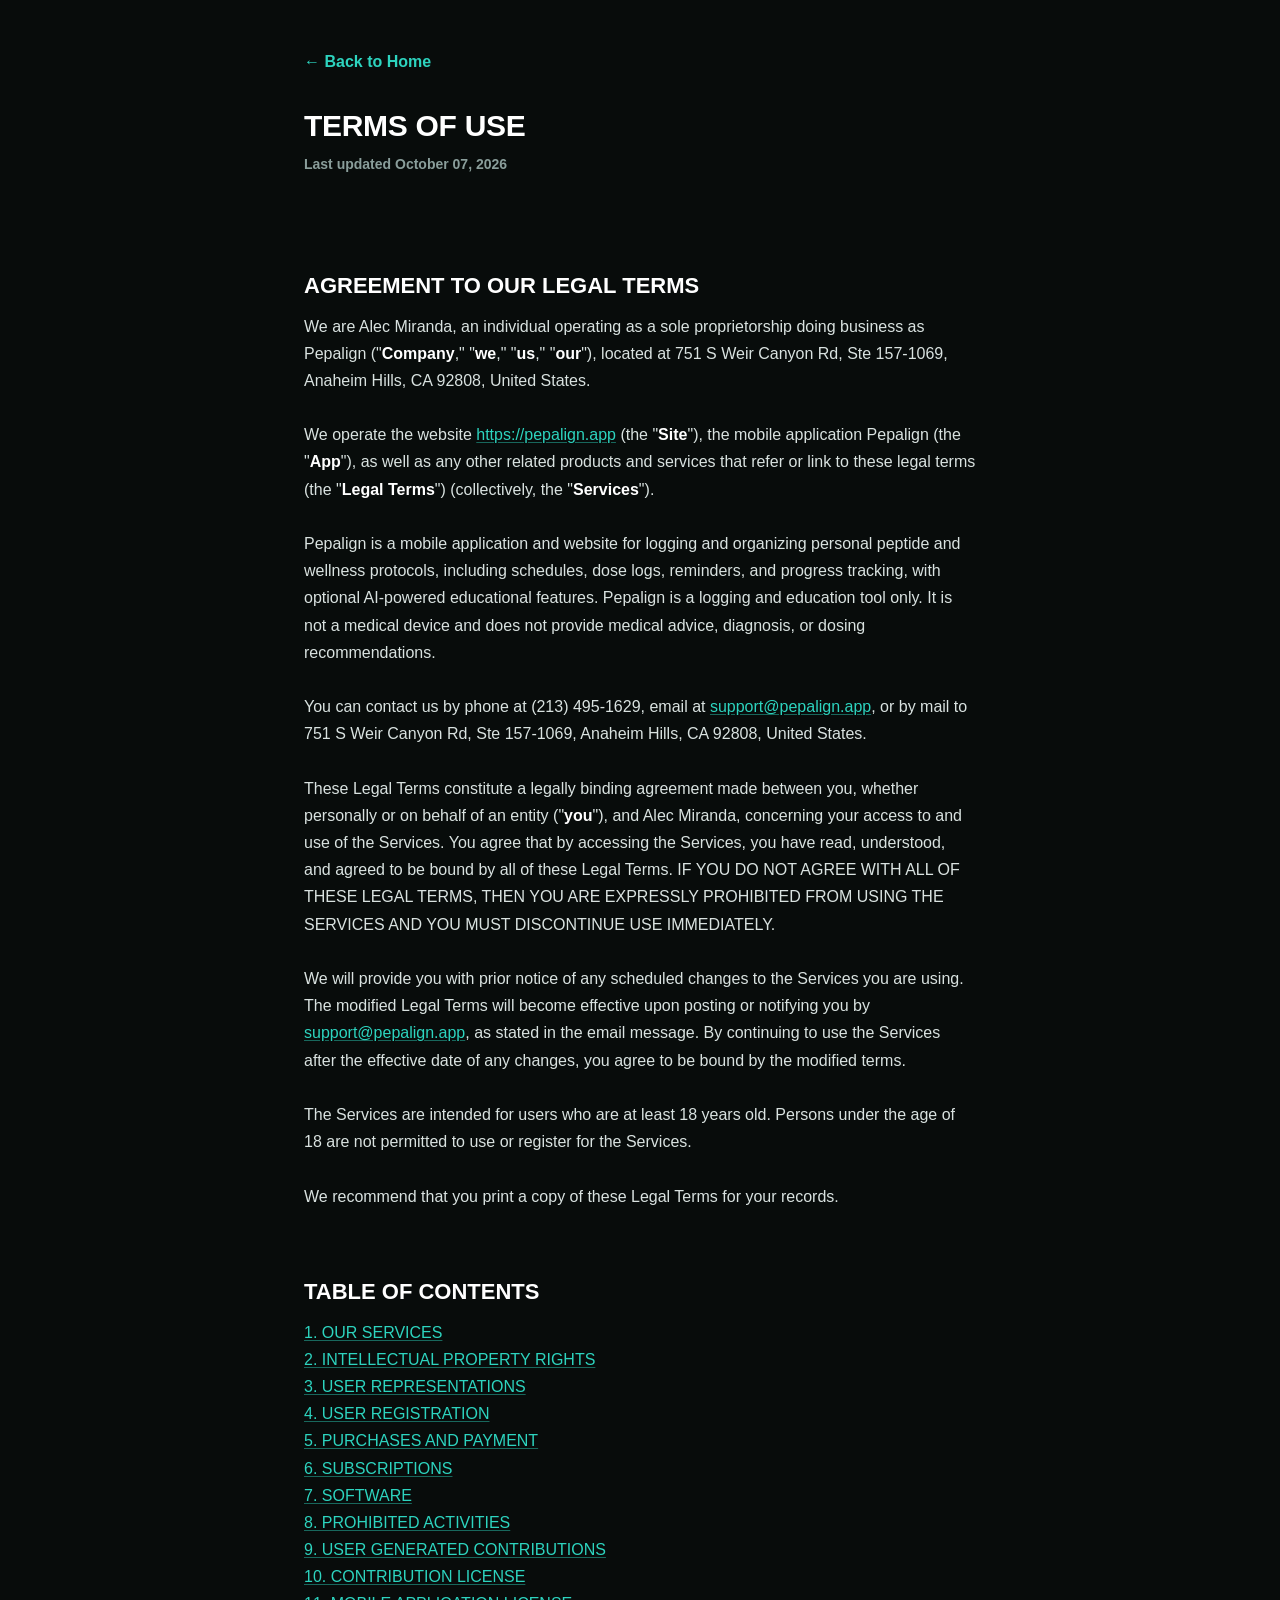
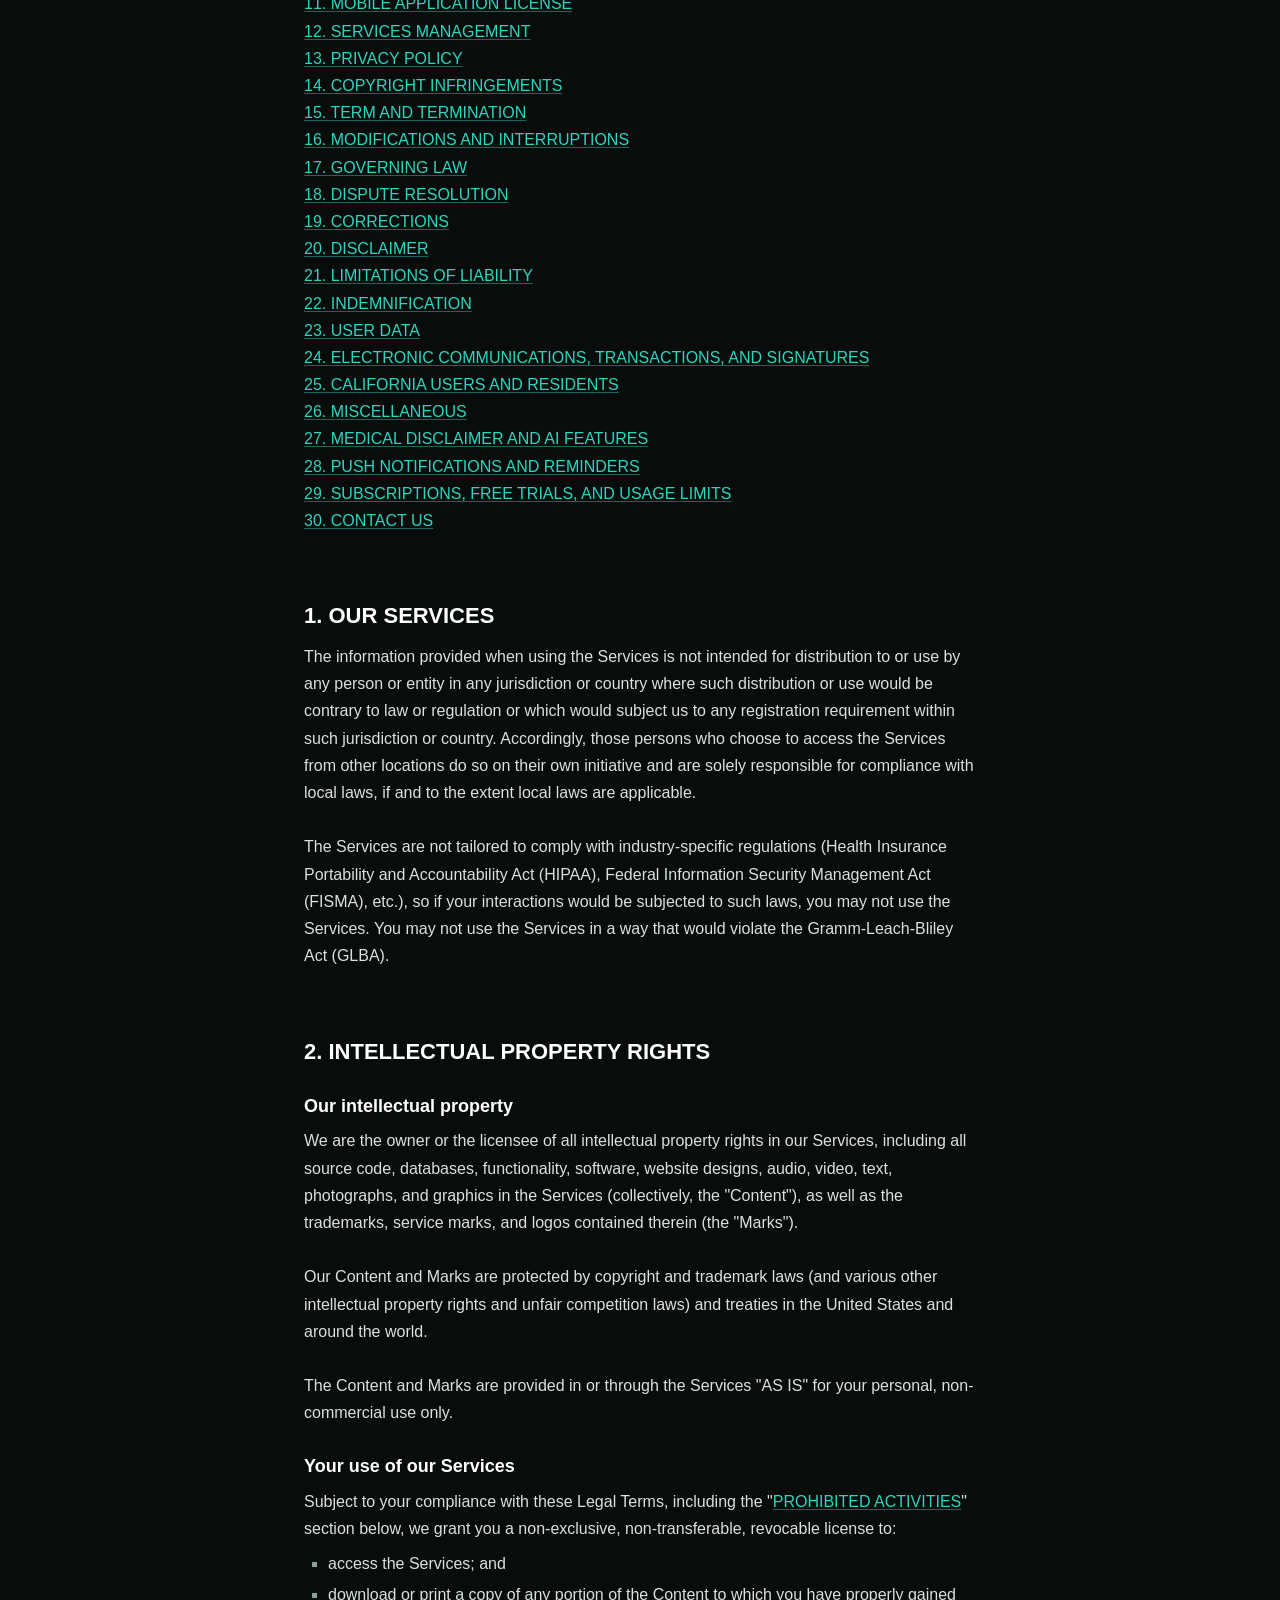
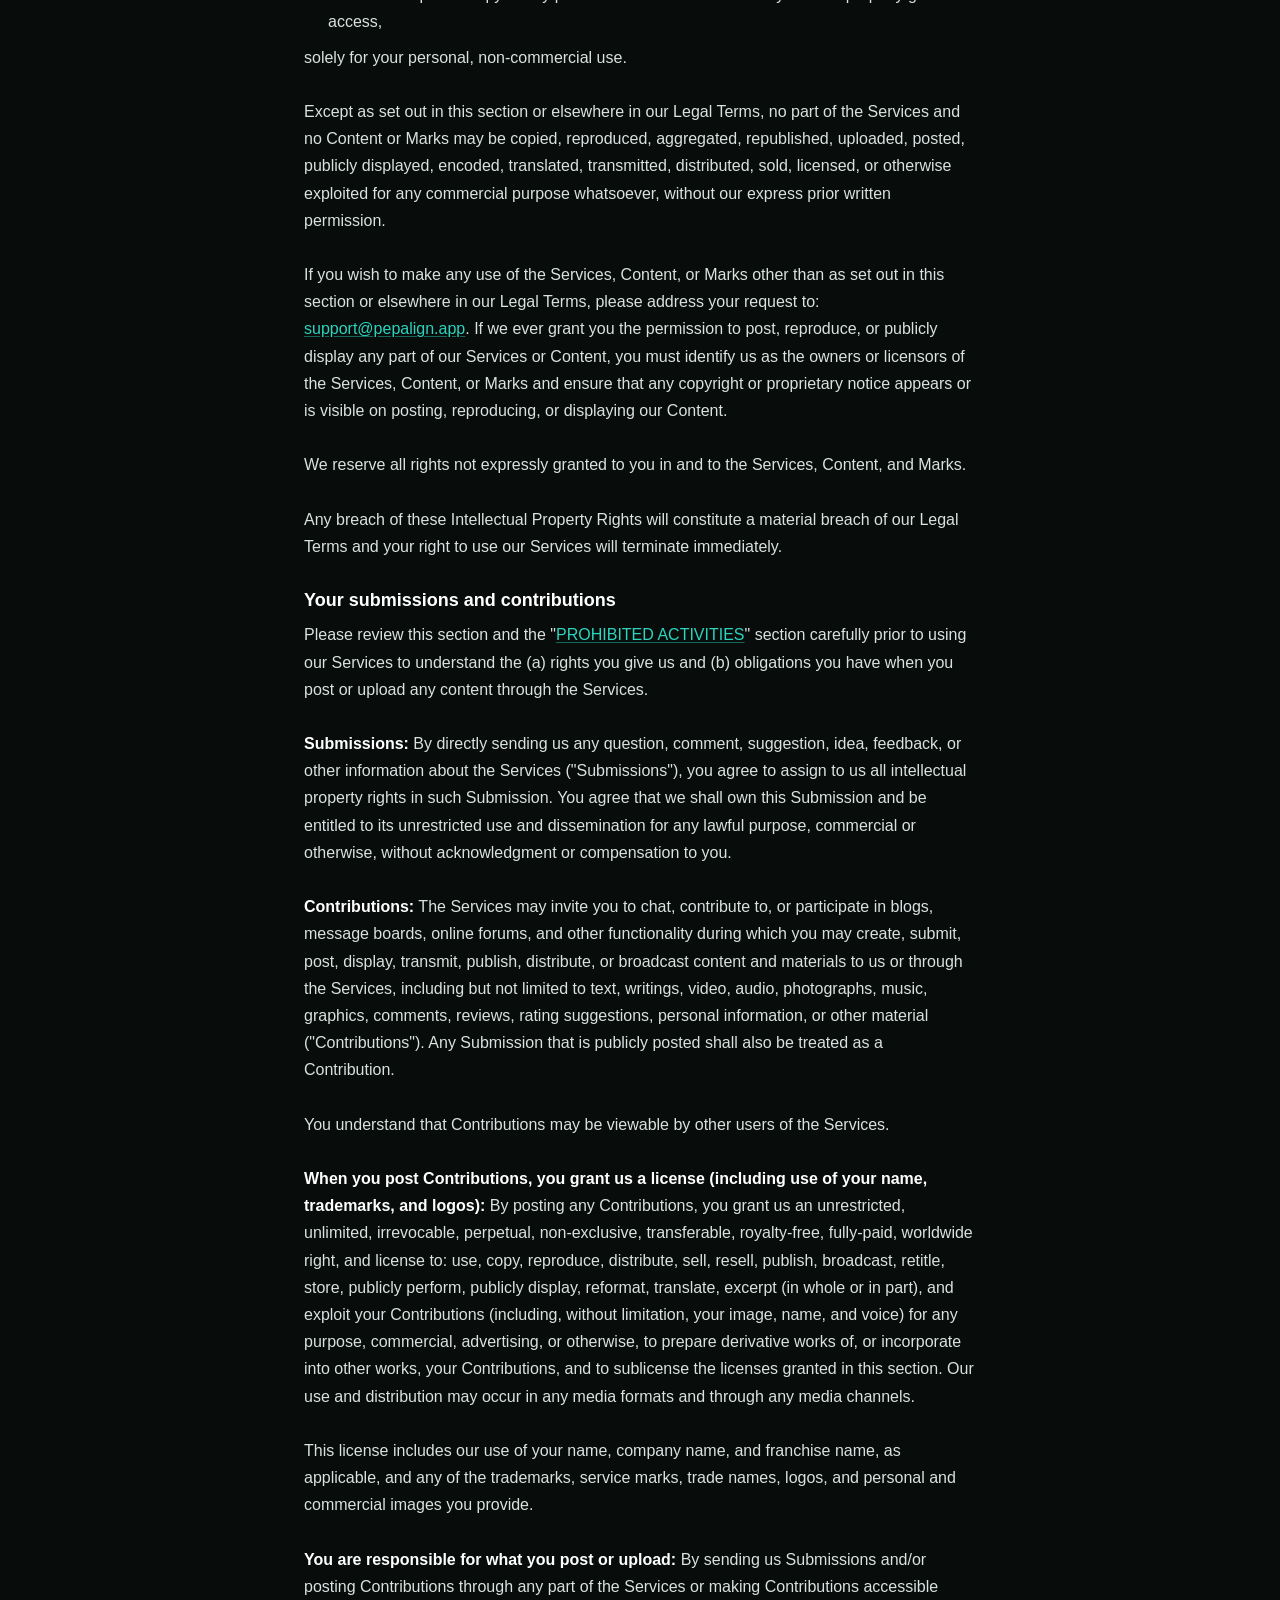
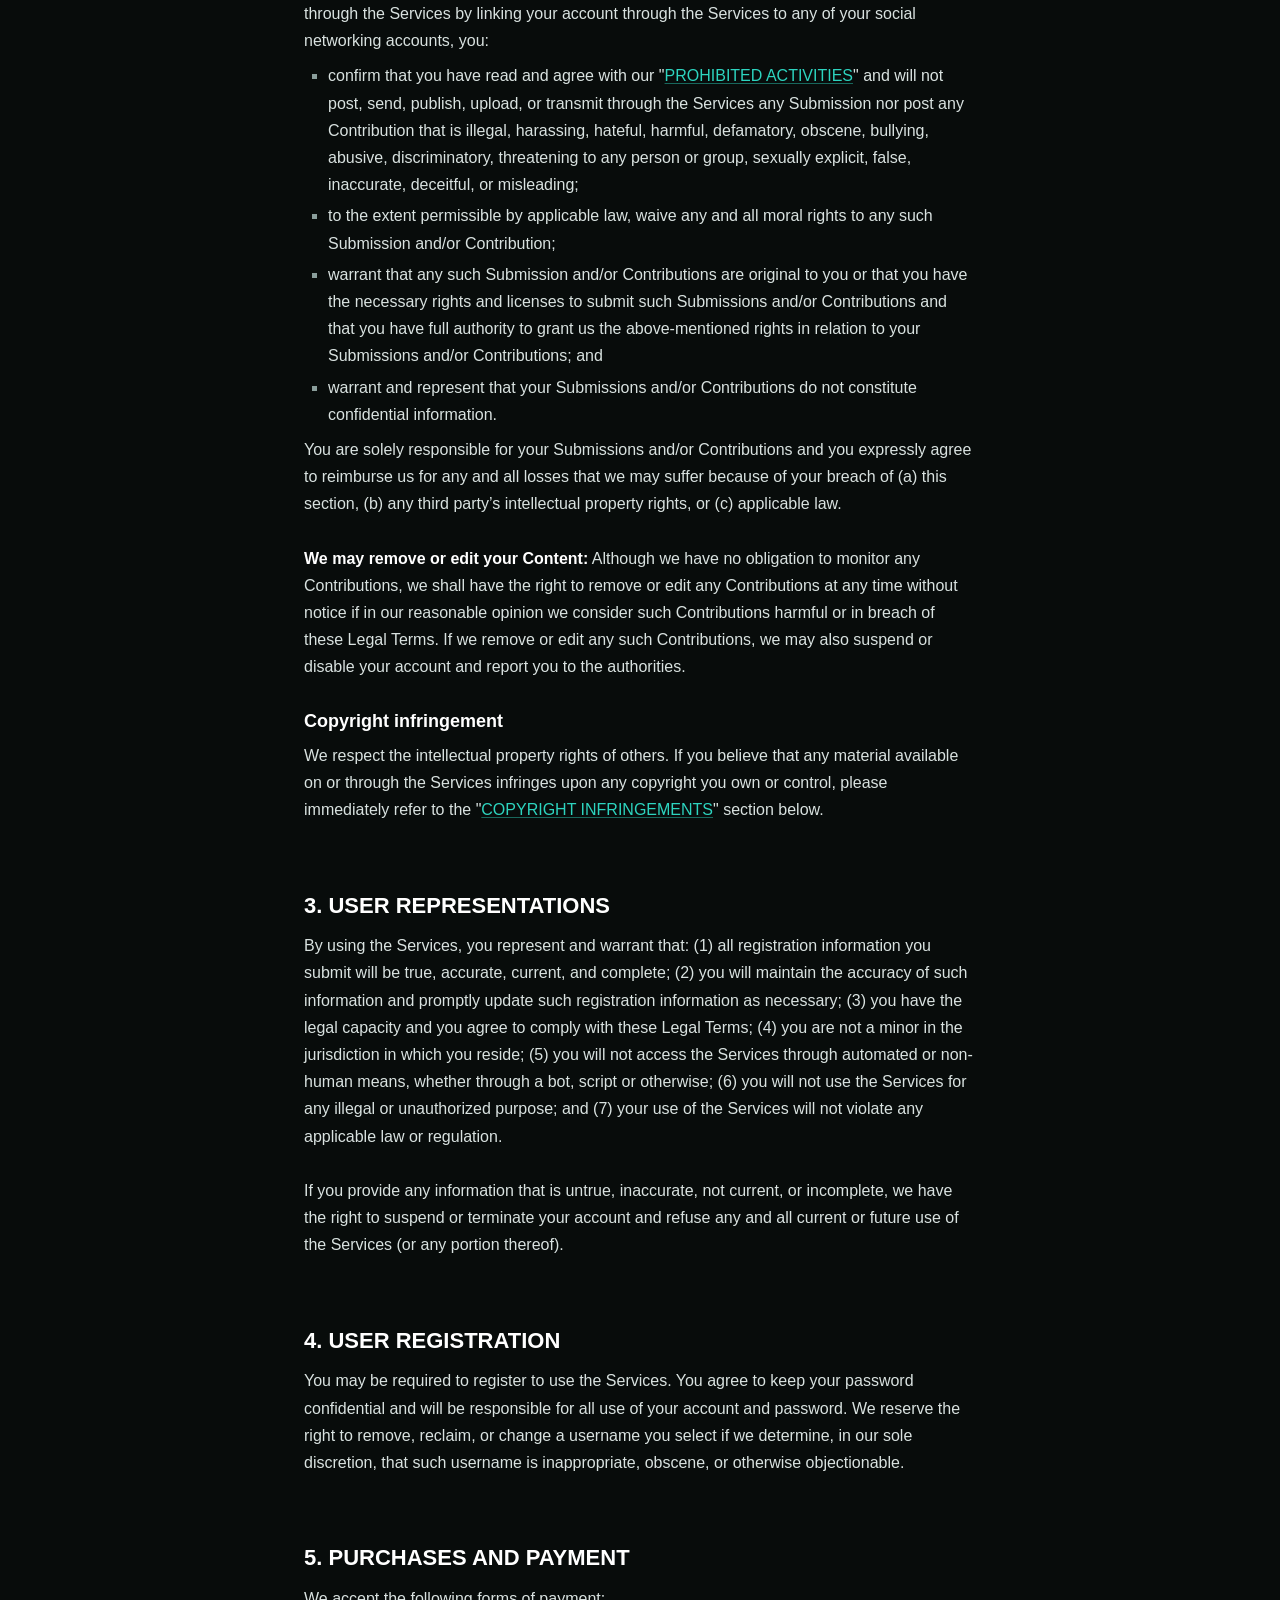
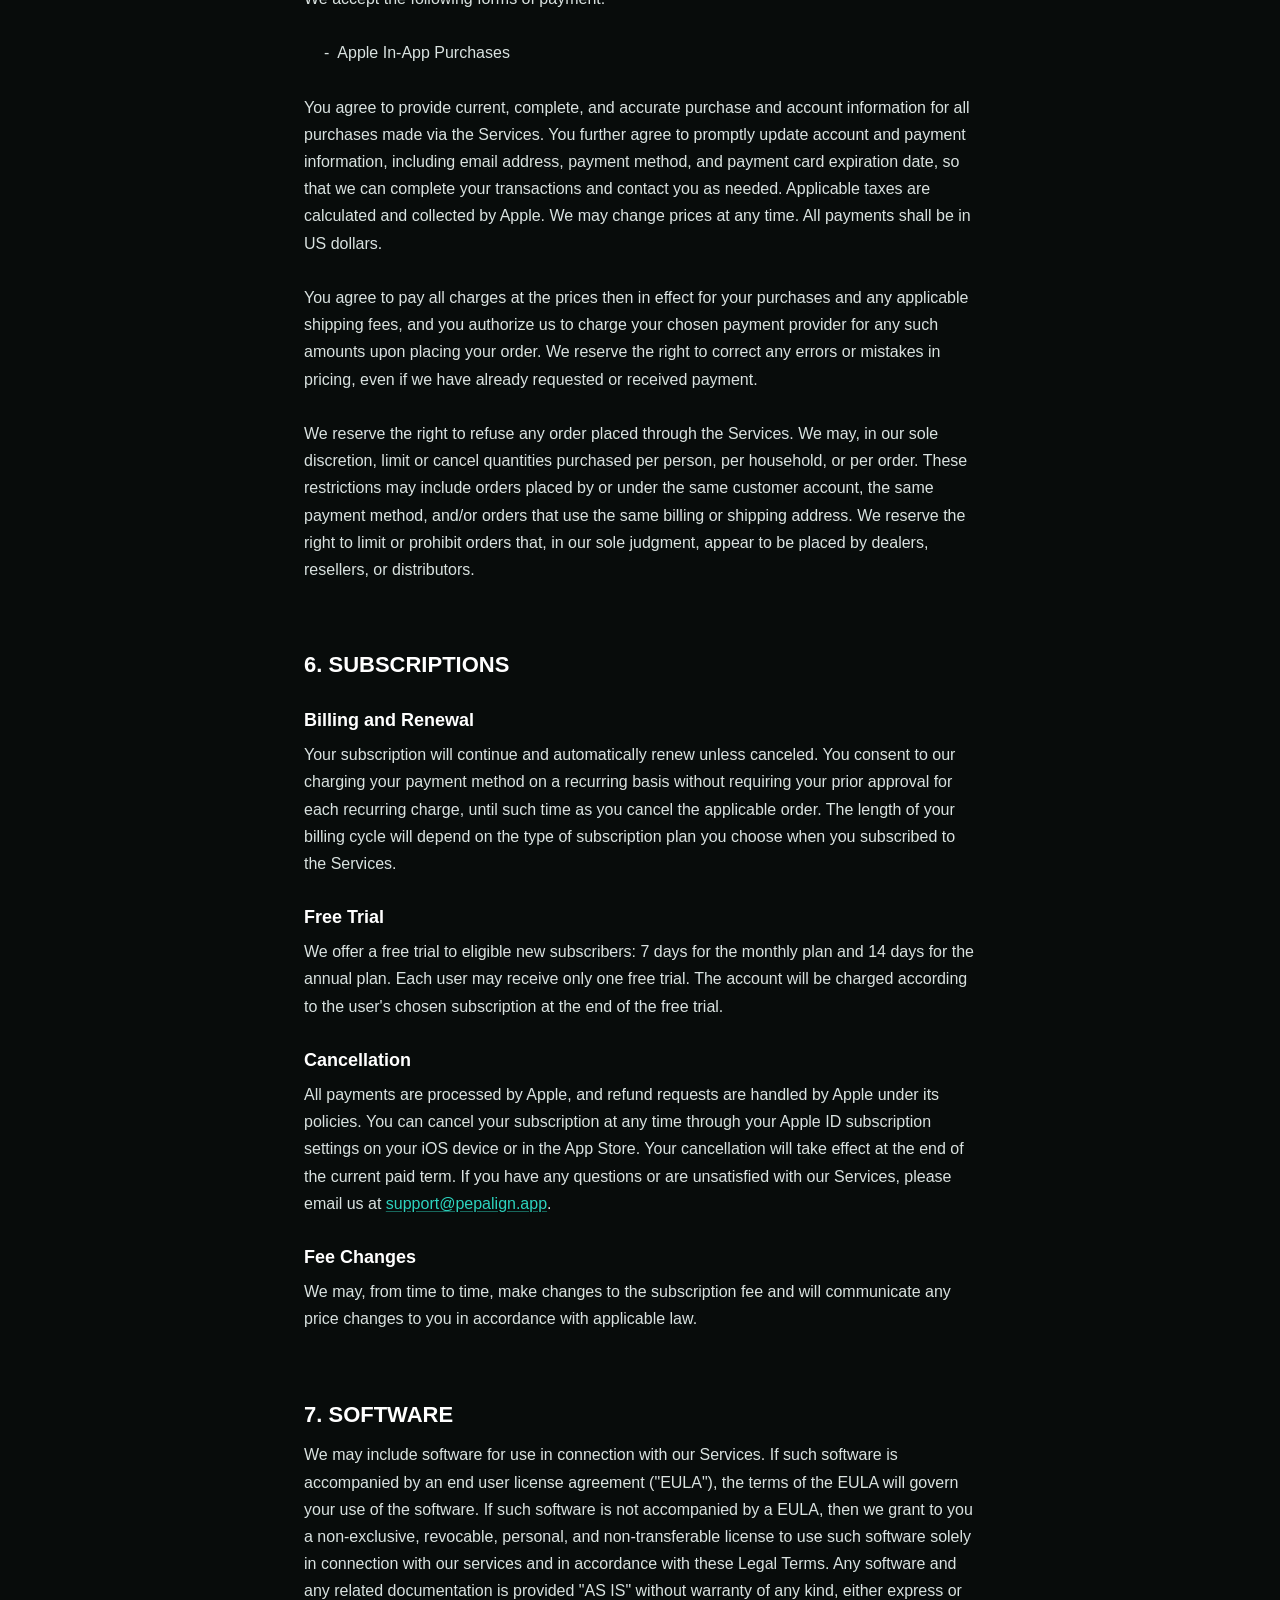
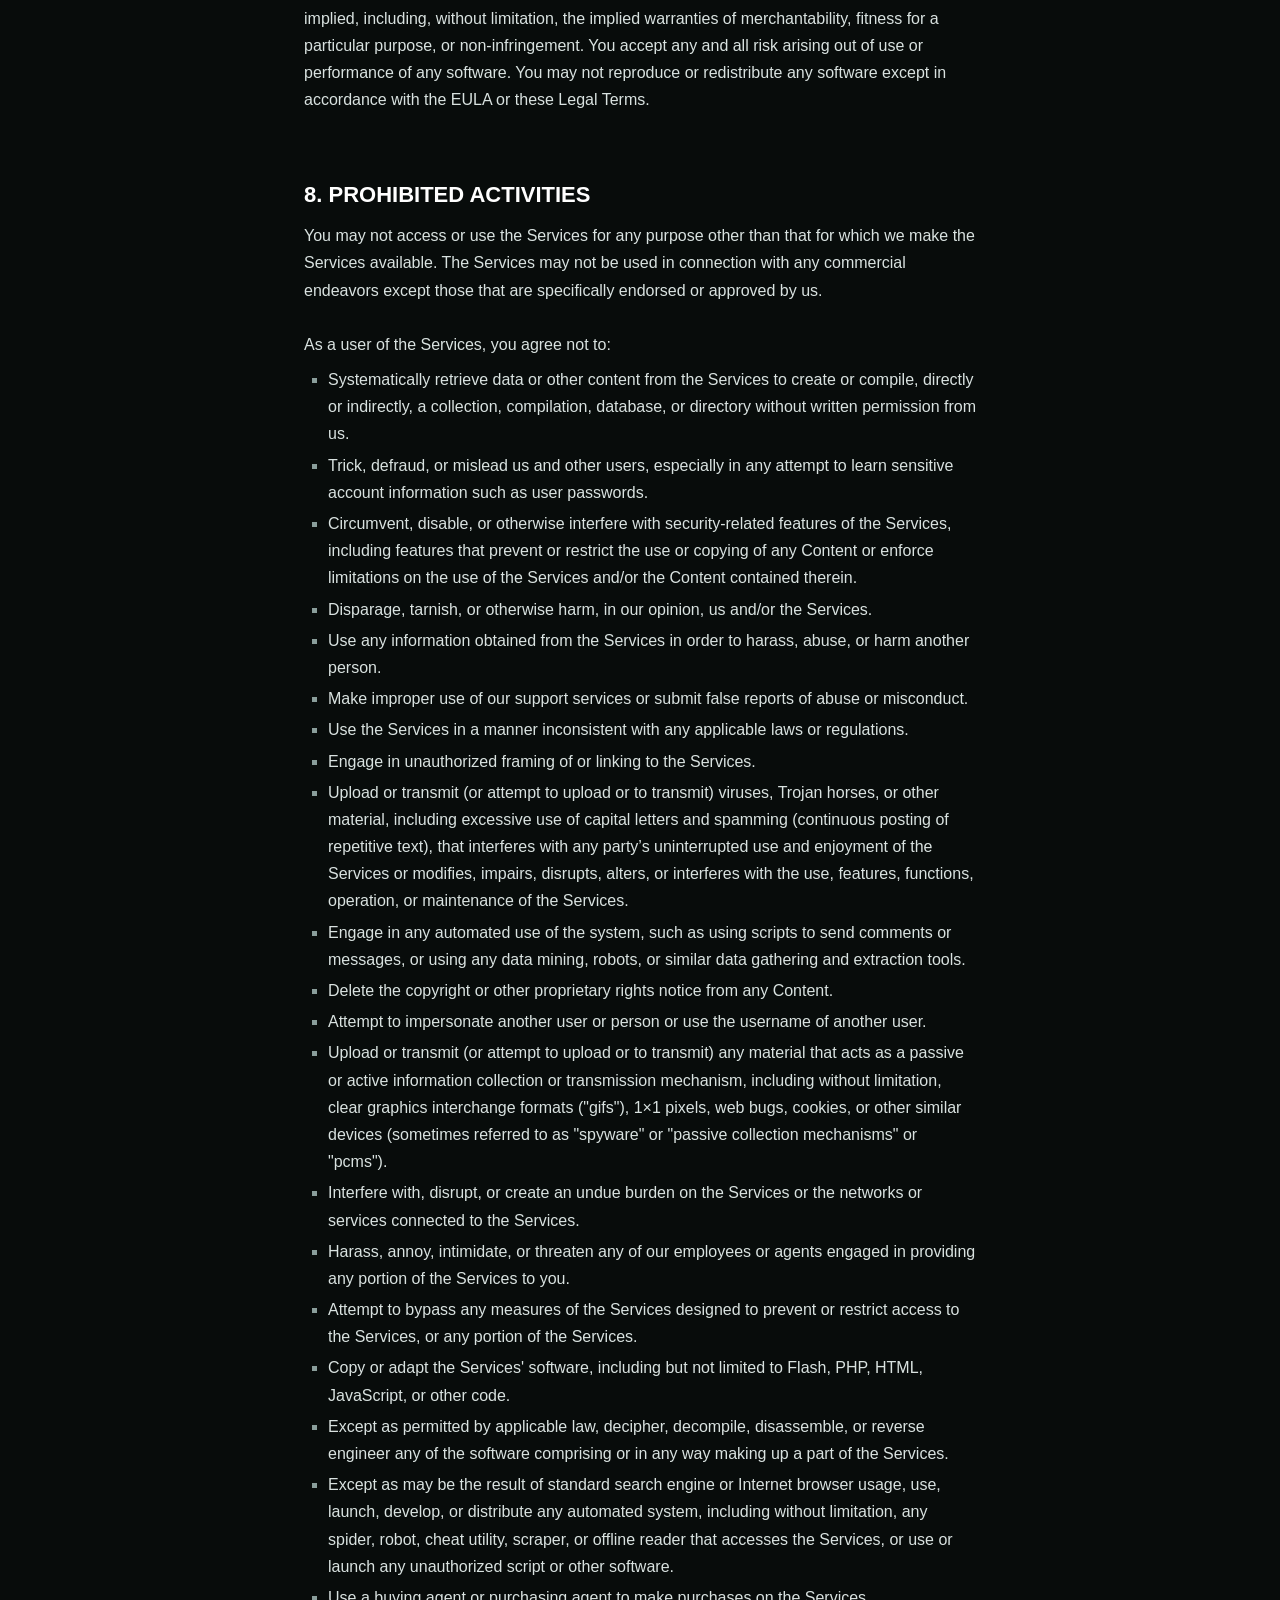
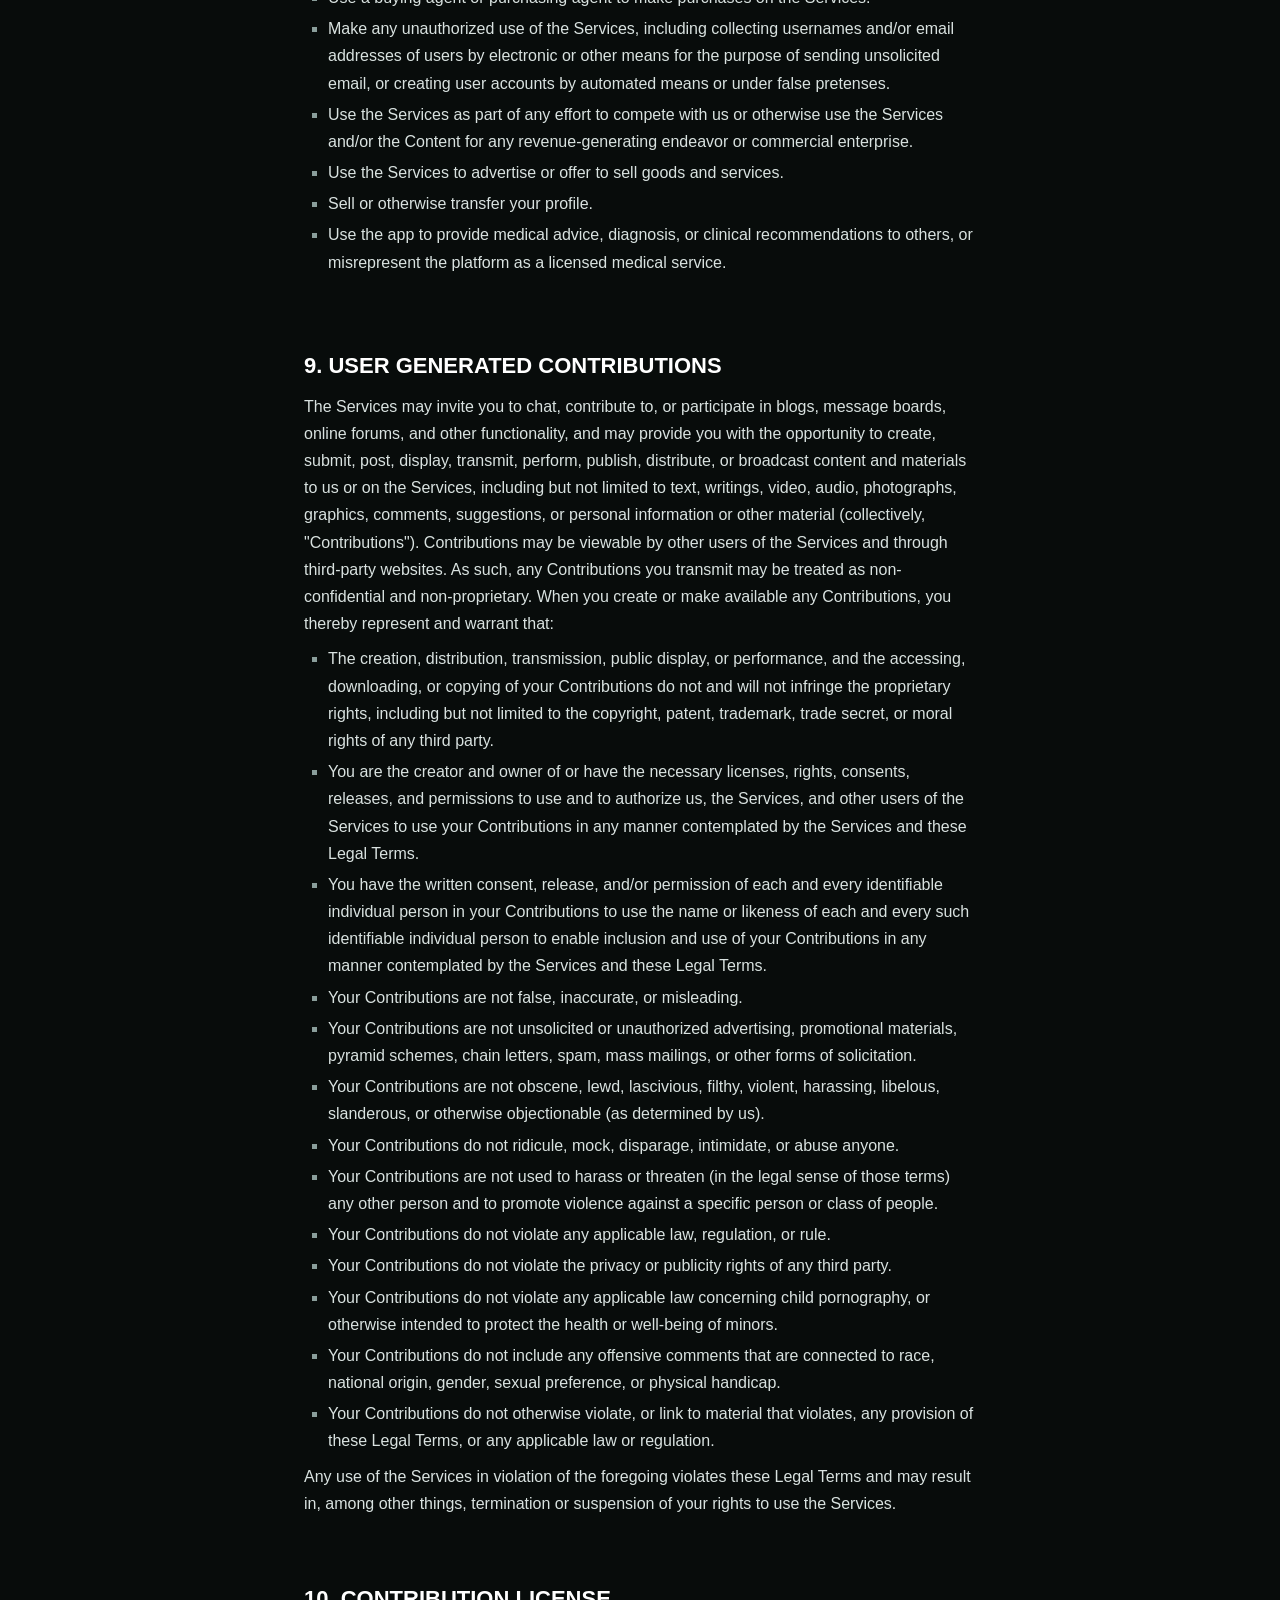
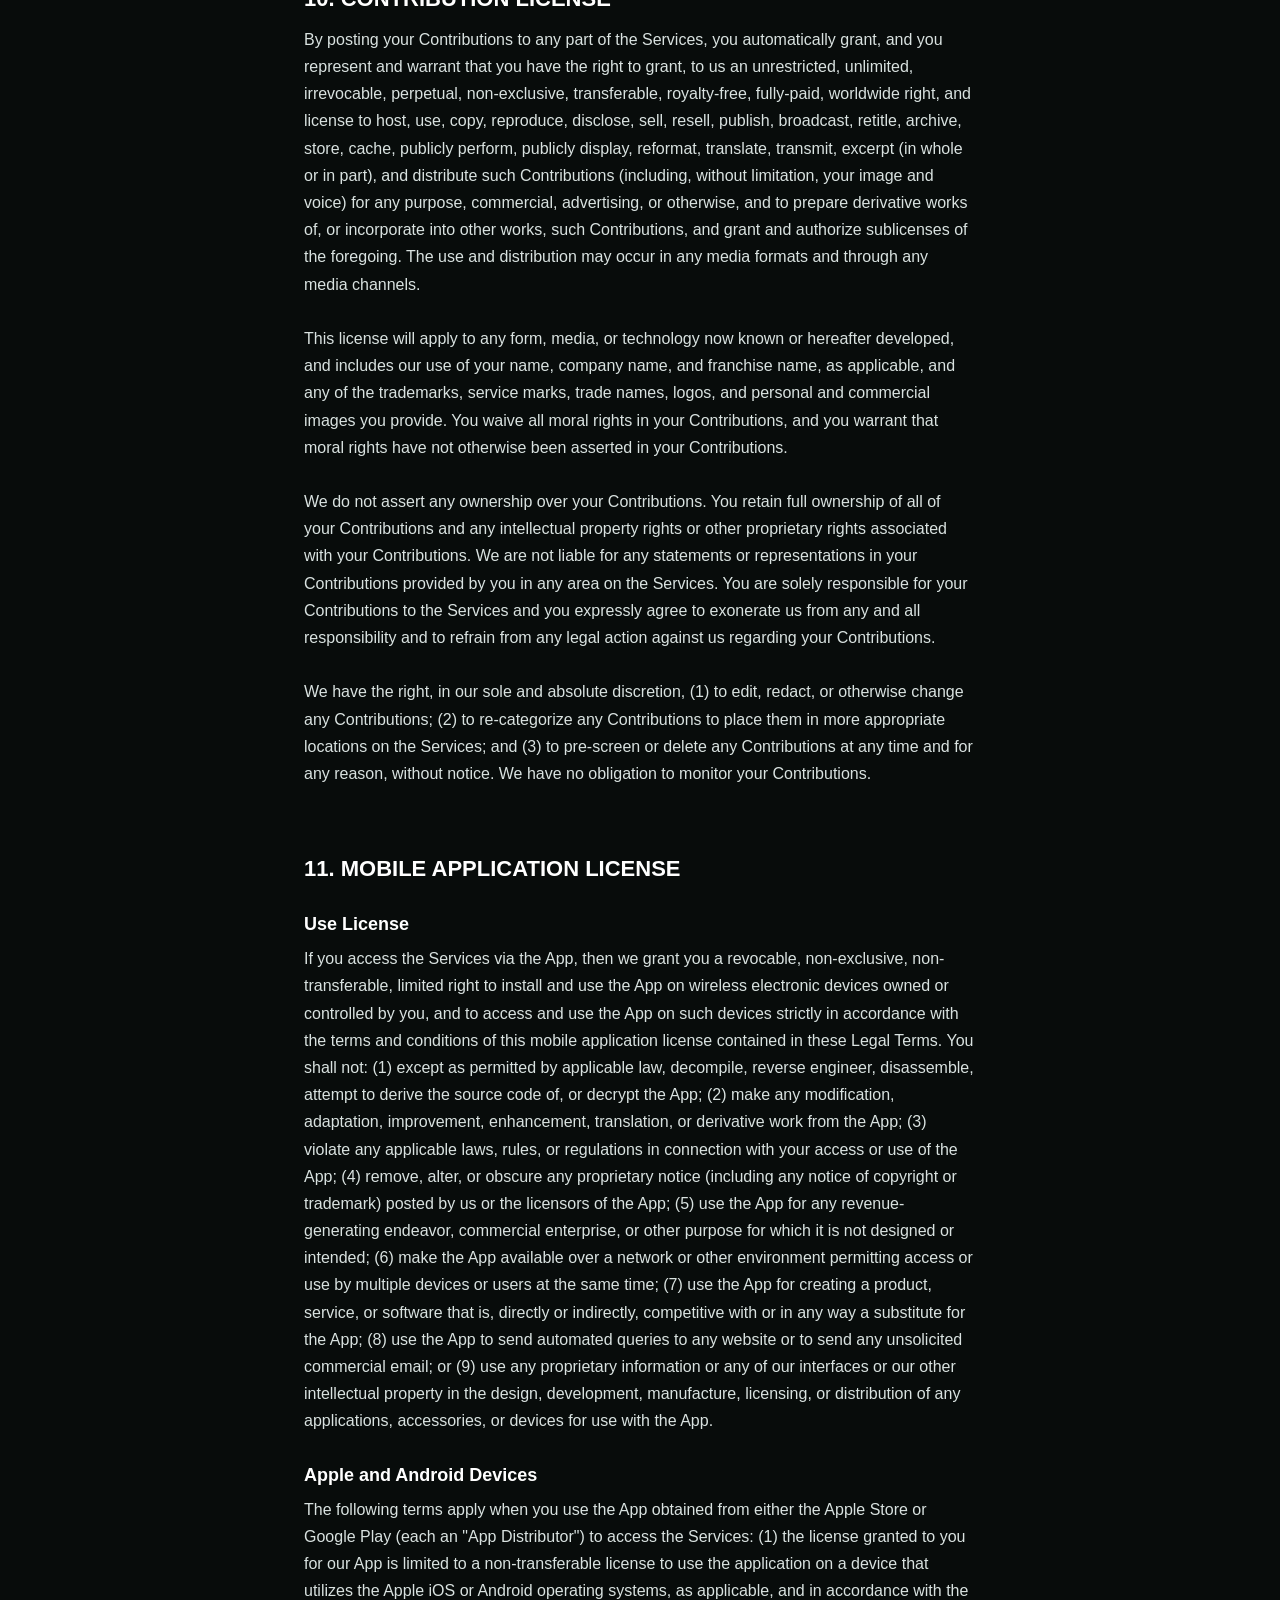
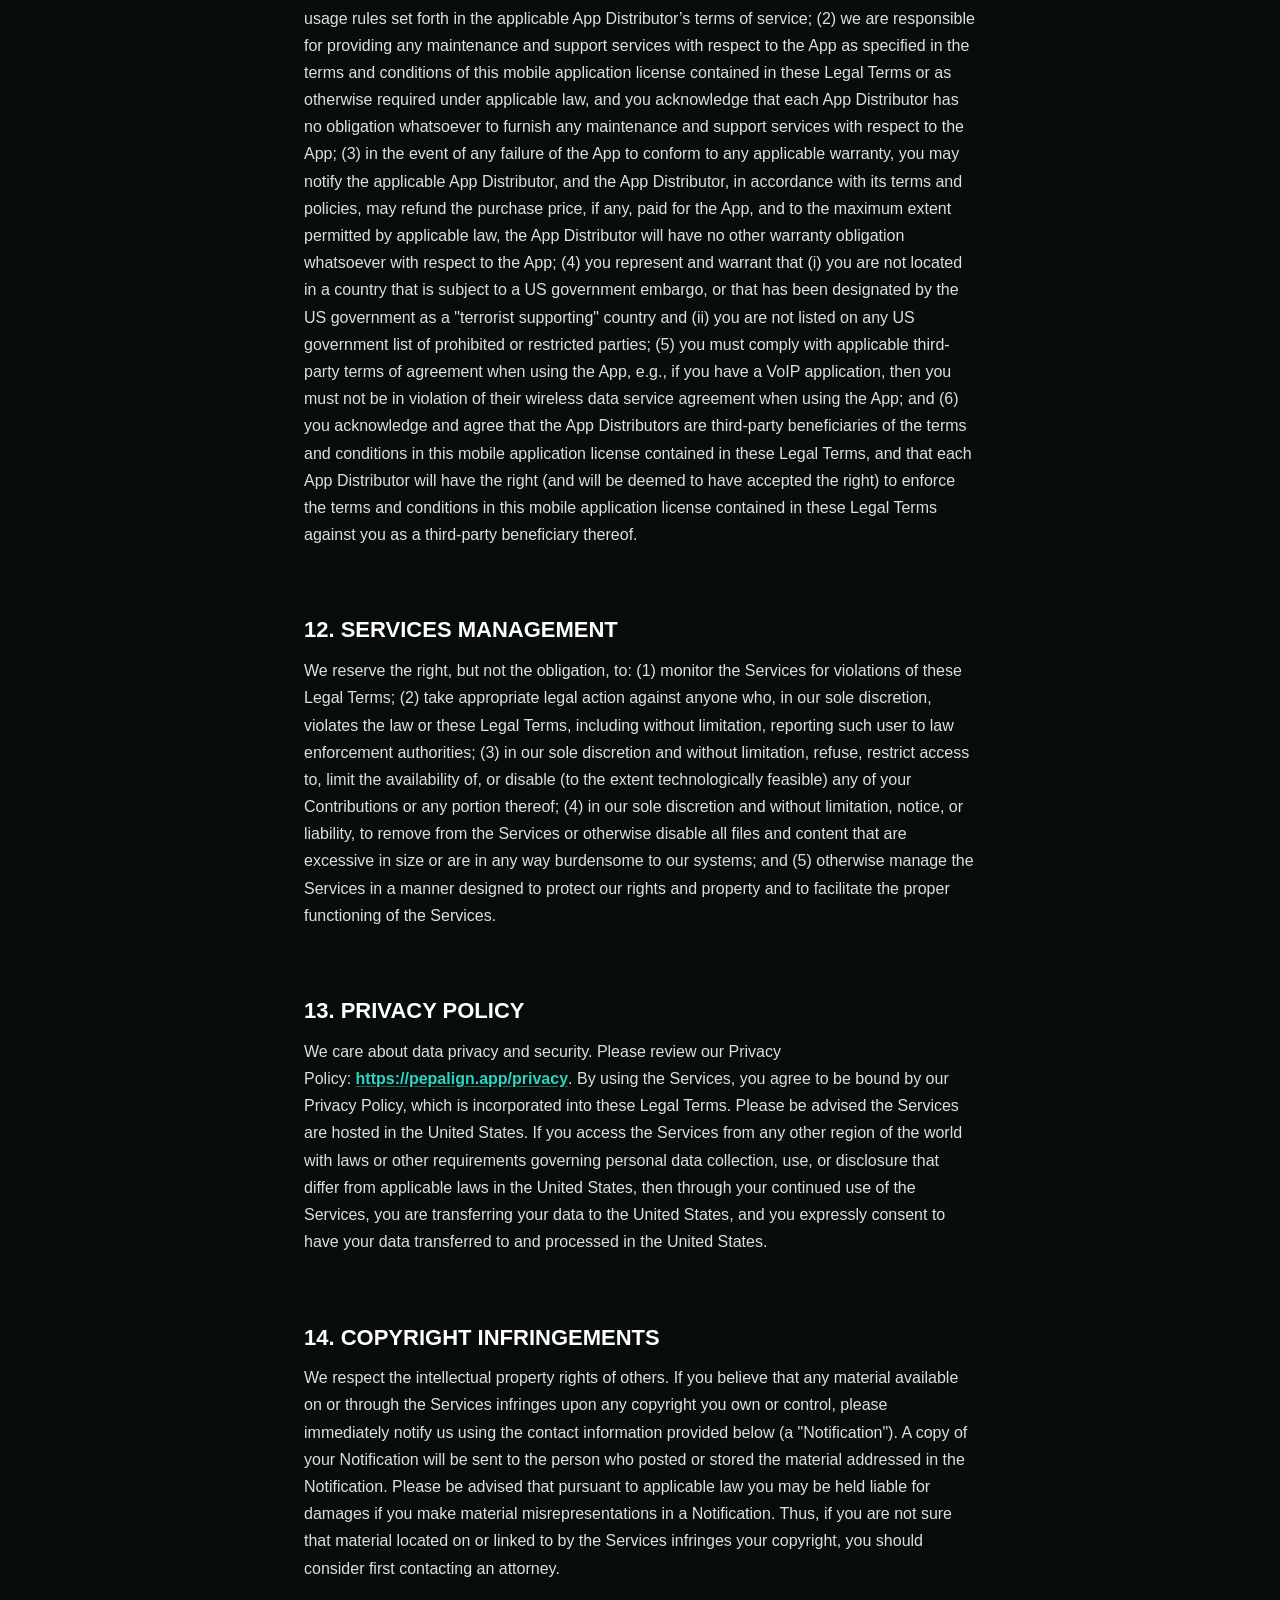
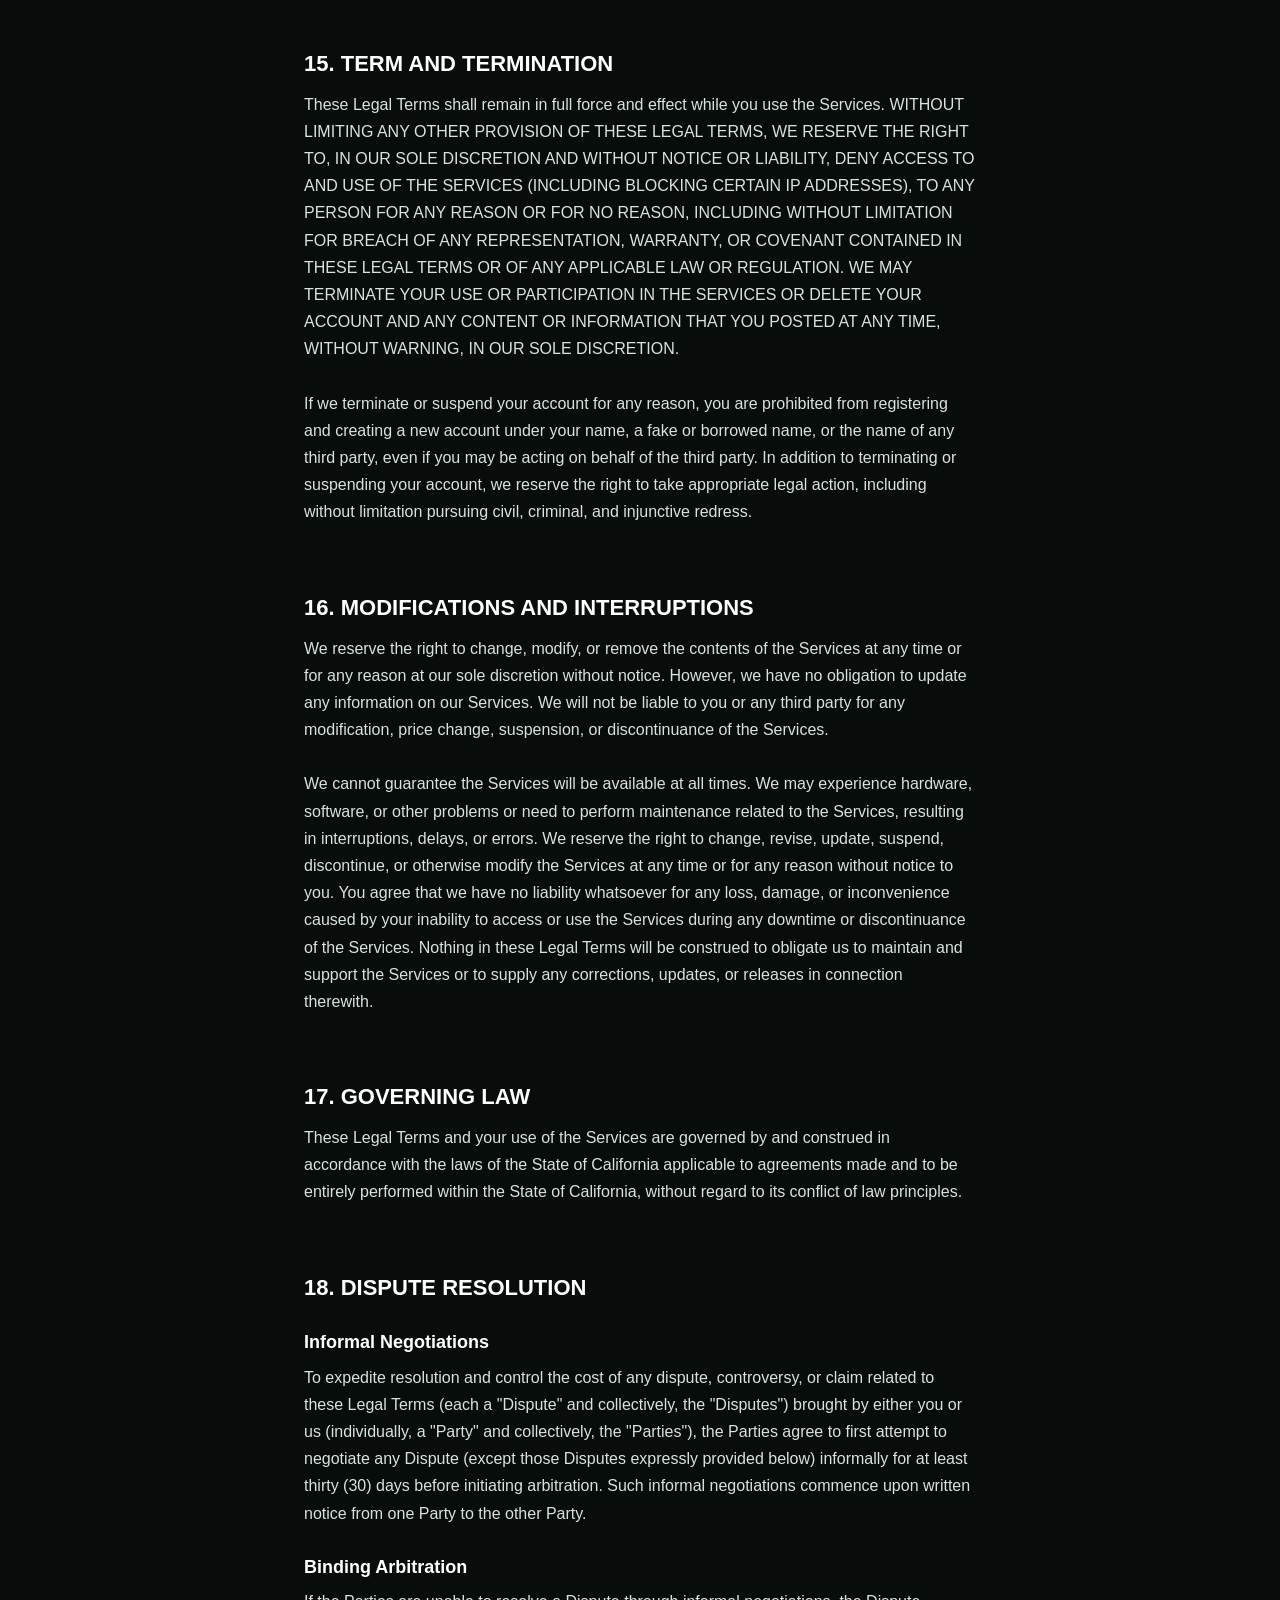
<file: public/terms.html>
<!DOCTYPE html>
<html lang="en">
<head>
    <meta charset="UTF-8">
    <meta name="viewport" content="width=device-width, initial-scale=1.0">
    <title>Terms of Use | PepAlign</title>
    <style id="pepalign-legal-theme">
      /* Pepalign dark theme for the Termly-generated legal pages. Styling only — the legal text is untouched.
         Termly ships its own !important colors (black headings, grey body, blue links) and inline styles,
         so every override below is scoped under body.legal-page and marked !important to win over both. */
      :root {
        color-scheme: dark;
        --bg: #080c0b;
        --text: #d9e2e0;
        --heading: #ffffff;
        --muted: #8a9e9b;
        --accent: #2dd4bf;
        --accent-hover: #5eead4;
        --border: rgba(255, 255, 255, 0.14);
        --font: -apple-system, BlinkMacSystemFont, "Segoe UI", Roboto, "Helvetica Neue", Arial, sans-serif;
      }
      html { background: var(--bg); -webkit-text-size-adjust: 100%; text-size-adjust: 100%; }
      body.legal-page {
        background: var(--bg);
        color: var(--text);
        font-family: var(--font);
        line-height: 1.7;
        max-width: 42rem; /* readable line length (~75 characters) */
        margin: 0 auto;
        padding: 1.5rem 1.25rem 3rem;
      }
      @media (min-width: 768px) {
        body.legal-page { padding: 3rem 2rem 4rem; }
      }
      ::selection { background: rgba(45, 212, 191, 0.3); color: #ffffff; }

      /* Back to Home */
      .legal-back {
        display: inline-block;
        margin-bottom: 2rem;
        color: var(--accent);
        font-weight: 600;
        text-decoration: none;
      }
      .legal-back:hover, .legal-back:focus-visible { color: var(--accent-hover); text-decoration: underline; }

      /* Body copy: readable off-white, comfortable size and line height, long URLs wrap on phones */
      body.legal-page [data-custom-class='body'],
      body.legal-page [data-custom-class='body'] * {
        color: var(--text) !important;
        font-family: var(--font) !important;
        font-size: 16px !important;
        line-height: 1.7 !important;
        background: transparent !important;
        overflow-wrap: break-word;
      }

      /* Headings and bold text: bold white */
      body.legal-page [data-custom-class='body'] :is(h1, h2, h3, h4, strong, b),
      body.legal-page [data-custom-class='body'] :is(h1, h2, h3, h4, strong, b) *,
      body.legal-page [data-custom-class='body'] :is([data-custom-class='title'], [data-custom-class='heading_1'], [data-custom-class='heading_2']),
      body.legal-page [data-custom-class='body'] :is([data-custom-class='title'], [data-custom-class='heading_1'], [data-custom-class='heading_2']) * {
        color: var(--heading) !important;
        font-weight: 700 !important;
      }
      body.legal-page [data-custom-class='body'] h1,
      body.legal-page [data-custom-class='body'] h1 *,
      body.legal-page [data-custom-class='body'] [data-custom-class='title'],
      body.legal-page [data-custom-class='body'] [data-custom-class='title'] * {
        font-size: 30px !important;
        line-height: 1.25 !important;
        letter-spacing: -0.01em;
      }
      body.legal-page [data-custom-class='body'] h1 { margin: 0 0 0.5rem; }
      body.legal-page [data-custom-class='body'] h2,
      body.legal-page [data-custom-class='body'] h2 *,
      body.legal-page [data-custom-class='body'] [data-custom-class='heading_1'],
      body.legal-page [data-custom-class='body'] [data-custom-class='heading_1'] * {
        font-size: 22px !important;
        line-height: 1.35 !important;
      }
      body.legal-page [data-custom-class='body'] h2 { margin: 2.5rem 0 0.75rem; }
      body.legal-page [data-custom-class='body'] h3,
      body.legal-page [data-custom-class='body'] h3 *,
      body.legal-page [data-custom-class='body'] [data-custom-class='heading_2'],
      body.legal-page [data-custom-class='body'] [data-custom-class='heading_2'] * {
        font-size: 18px !important;
        line-height: 1.4 !important;
      }
      body.legal-page [data-custom-class='body'] h3 { margin: 1.75rem 0 0.5rem; }
      @media (max-width: 480px) {
        body.legal-page [data-custom-class='body'] h1,
        body.legal-page [data-custom-class='body'] h1 *,
        body.legal-page [data-custom-class='body'] [data-custom-class='title'],
        body.legal-page [data-custom-class='body'] [data-custom-class='title'] * { font-size: 26px !important; }
        body.legal-page [data-custom-class='body'] h2,
        body.legal-page [data-custom-class='body'] h2 *,
        body.legal-page [data-custom-class='body'] [data-custom-class='heading_1'],
        body.legal-page [data-custom-class='body'] [data-custom-class='heading_1'] * { font-size: 20px !important; }
      }

      /* "Last updated" line */
      body.legal-page [data-custom-class='body'] [data-custom-class='subtitle'],
      body.legal-page [data-custom-class='body'] [data-custom-class='subtitle'] * {
        color: var(--muted) !important;
        font-size: 14px !important;
        font-weight: 600 !important;
      }

      /* Links: teal accent, never default blue */
      body.legal-page a,
      body.legal-page a *,
      body.legal-page [data-custom-class='body'] a,
      body.legal-page [data-custom-class='body'] a *,
      body.legal-page [data-custom-class='body'] [data-custom-class='link'],
      body.legal-page [data-custom-class='body'] [data-custom-class='link'] * {
        color: var(--accent) !important;
        text-decoration-color: rgba(45, 212, 191, 0.45);
        text-underline-offset: 2px;
      }
      body.legal-page [data-custom-class='body'] a:hover,
      body.legal-page [data-custom-class='body'] a:hover *,
      body.legal-page [data-custom-class='body'] a:focus-visible { color: var(--accent-hover) !important; text-decoration-color: currentColor; }

      /* Lists */
      body.legal-page [data-custom-class='body'] :is(ul, ol) { padding-left: 1.5rem !important; margin: 0.5rem 0; }
      body.legal-page [data-custom-class='body'] li { margin: 0.25rem 0; }
      body.legal-page [data-custom-class='body'] li::marker { color: var(--muted); }

      /* Tables (Privacy Policy categories): visible borders on dark; columns fit the screen on phones */
      body.legal-page [data-custom-class='body'] table {
        width: 100% !important;
        border-collapse: collapse;
        margin: 1rem 0;
      }
      body.legal-page [data-custom-class='body'] :is(td, th) {
        border: 1px solid var(--border) !important;
        padding: 0.6rem 0.75rem !important;
        vertical-align: top;
      }
      @media (max-width: 480px) {
        body.legal-page [data-custom-class='body'] :is(td, th),
        body.legal-page [data-custom-class='body'] :is(td, th) * { font-size: 14px !important; }
        body.legal-page [data-custom-class='body'] :is(td, th) { padding: 0.5rem !important; }
      }

      .legal-footer {
        margin-top: 4rem;
        padding-top: 1.5rem;
        border-top: 1px solid var(--border);
        color: var(--muted);
        font-size: 12px;
        text-align: center;
      }
      .legal-footer-nav { display: flex; flex-wrap: wrap; justify-content: center; gap: 0.5rem 1.2rem; margin-bottom: 0.75rem; font-size: 14px; }
    </style>
</head>
<body class="legal-page">
    <a href="/" class="legal-back">&larr; Back to Home</a>

<div data-custom-class="body">
<div align="center" style="text-align: left;"><div class="MsoNormal" data-custom-class="title" style="line-height: 1.5;"><bdt class="block-component"><span style="font-size: 19px;"></bdt><bdt class="question"><strong><h1>TERMS OF USE</h1></strong></bdt><bdt class="statement-end-if-in-editor"></bdt></span></div><div class="MsoNormal" data-custom-class="subtitle" style="line-height: 1.5;"><strong>Last updated</strong> <bdt class="question"><strong>October 07, 2026</strong></bdt></div><div class="MsoNormal" style="line-height: 1.1;"><br></div><div style="line-height: 1.5;"><br></div><div style="line-height: 1.5;"><strong><span data-custom-class="heading_1"><h2>AGREEMENT TO OUR LEGAL TERMS</h2></span></strong></div></div><div align="center" style="text-align: left;"><div class="MsoNormal" id="agreement" style="line-height: 1.5;"><a name="_6aa3gkhykvst"></a></div></div><div align="center" style="text-align: left;"><div class="MsoNormal" data-custom-class="body_text" style="line-height: 1.5;"><span style="font-size:11.0pt;line-height:115%;font-family:Arial;color:#595959;">We are Alec Miranda, an individual operating as a sole proprietorship doing business as Pepalign ("<strong>Company</strong>," "<strong>we</strong>," "<strong>us</strong>," "<strong>our</strong>"), located at 751 S Weir Canyon Rd, Ste 157-1069, Anaheim Hills, CA 92808, United States.</span></div></div><div align="center" style="line-height: 1;"><br></div><div align="center" style="text-align: left;"><div class="MsoNormal" data-custom-class="body_text" style="line-height: 1.5;"><span style="font-size:11.0pt;line-height:115%;font-family:Arial;
Calibri;color:#595959;mso-themecolor:text1;mso-themetint:166;">We operate <bdt class="block-component"></bdt>the website <span style="color: rgb(0, 58, 250);"><bdt class="question noTranslate"><a target="_blank" data-custom-class="link" href="https://pepalign.app">https://pepalign.app</a></bdt></span> (the <bdt class="block-component"></bdt>"<strong>Site</strong>"<bdt class="statement-end-if-in-editor"></bdt>)<bdt class="block-component"></bdt>, <bdt class="statement-end-if-in-editor"></bdt><bdt class="block-component"></bdt>the mobile application <bdt class="question noTranslate">Pepalign</bdt> (the <bdt class="block-component"></bdt>"<strong>App</strong>"<bdt class="statement-end-if-in-editor"></bdt>)<bdt class="statement-end-if-in-editor"></bdt>, as well as any other related products and services that refer or link to these legal terms (the <bdt class="block-component"></bdt>"<strong>Legal Terms</strong>"<bdt class="statement-end-if-in-editor"></bdt>) (collectively, the <bdt class="block-component"></bdt>"<strong>Services</strong>"<bdt class="statement-end-if-in-editor"></bdt>).<bdt class="block-component"></bdt></span></div><div class="MsoNormal" style="line-height: 1;"><br></div><div class="MsoNormal" data-custom-class="body_text" style="line-height: 1.5;"><bdt class="question">Pepalign is a mobile application and website for logging and organizing personal peptide and wellness protocols, including schedules, dose logs, reminders, and progress tracking, with optional AI-powered educational features. Pepalign is a logging and education tool only. It is not a medical device and does not provide medical advice, diagnosis, or dosing recommendations.</bdt></div><div class="MsoNormal" data-custom-class="body_text" style="line-height: 1.5;"><span style="font-size:11.0pt;line-height:115%;font-family:Arial;
Calibri;color:#595959;mso-themecolor:text1;mso-themetint:166;"><bdt class="statement-end-if-in-editor"></bdt></span></div><div class="MsoNormal" style="line-height: 1;"><br></div><div class="MsoNormal" data-custom-class="body_text" style="line-height: 1.5;"><span style="font-size:11.0pt;line-height:115%;font-family:Arial;
Calibri;color:#595959;mso-themecolor:text1;mso-themetint:166;">You can contact us by <bdt class="block-component"></bdt>phone at <bdt class="question">(213) 495-1629</bdt>, email at <bdt class="question noTranslate"><a target="_blank" data-custom-class="link" href="mailto:support@pepalign.app">support@pepalign.app</a></bdt><bdt class="block-component"></bdt>,<bdt class="statement-end-if-in-editor"></bdt> or by mail to <bdt class="question noTranslate">751 S Weir Canyon Rd, Ste 157-1069</bdt><bdt class="block-component"></bdt>, <bdt class="question noTranslate">Anaheim Hills</bdt><bdt class="block-component"></bdt><bdt class="block-component"></bdt>, <bdt class="question noTranslate">CA</bdt><bdt class="statement-end-if-in-editor"></bdt><bdt class="block-component"></bdt><bdt class="block-component"></bdt> <bdt class="question noTranslate">92808</bdt><bdt class="statement-end-if-in-editor"></bdt><bdt class="block-component"></bdt><bdt class="block-component">,&nbsp;</bdt><bdt class="question noTranslate">United States</bdt><bdt class="statement-end-if-in-editor"></bdt><bdt class="block-component"></bdt>.</span></div><div class="MsoNormal" style="line-height: 1;"><br></div><div class="MsoNormal" data-custom-class="body_text" style="line-height: 1.5;"><span style="font-size:11.0pt;line-height:115%;font-family:Arial;
Calibri;color:#595959;mso-themecolor:text1;mso-themetint:166;">These Legal Terms constitute a legally binding agreement made between you, whether personally or on behalf of an entity (<bdt class="block-component"></bdt>"<strong>you</strong>"<bdt class="statement-end-if-in-editor"></bdt>), and <bdt class="question noTranslate">Alec Miranda</bdt>, concerning your access to and use of the Services. You agree that by accessing the Services, you have read, understood, and agreed to be bound by all of these Legal Terms. IF YOU DO NOT AGREE WITH ALL OF THESE LEGAL TERMS, THEN YOU ARE EXPRESSLY PROHIBITED FROM USING THE SERVICES AND YOU MUST DISCONTINUE USE IMMEDIATELY.<bdt class="block-component"></bdt><bdt class="block-component"></bdt></span></div><div class="MsoNormal" style="line-height: 1;"><br></div><div class="MsoNormal" data-custom-class="body_text" style="line-height: 1.5;"><span style="font-size:11.0pt;line-height:115%;font-family:Arial;
Calibri;color:#595959;mso-themecolor:text1;mso-themetint:166;">We will provide you with prior notice of any scheduled changes to the Services you are using. The modified Legal Terms will become effective upon posting or notifying you by <bdt class="question noTranslate"><a target="_blank" data-custom-class="link" href="mailto:support@pepalign.app">support@pepalign.app</a></bdt>, as stated in the email message. By continuing to use the Services after the effective date of any changes, you agree to be bound by the modified terms.<bdt class="block-component"></bdt><bdt class="statement-end-if-in-editor"></bdt></span></div></div><div align="center" style="line-height: 1;"><br></div><div align="center" style="text-align: left;"><div class="MsoNormal" data-custom-class="body_text" style="line-height: 1.5;"><bdt class="block-container if" data-type="if" id="a2595956-7028-dbe5-123e-d3d3a93ed076"><bdt data-type="conditional-block"><bdt data-type="body"><span style="font-size:11.0pt;line-height:115%;font-family:Arial;
Calibri;color:#595959;mso-themecolor:text1;mso-themetint:166;"><bdt class="block-component"></bdt>The
Services are intended for users who are at least 18 years old. Persons under the age
of 18 are not permitted to use or register for the Services.</span></bdt></bdt><bdt data-type="conditional-block"><bdt class="block-component"></bdt></bdt></div><div class="MsoNormal" style="line-height: 1;"><br></div><div class="MsoNormal" data-custom-class="body_text" style="line-height: 1.5;">We recommend that you print a copy of these Legal Terms for your records.</div><div class="MsoNormal" style="line-height: 1.5;"><br></div><div class="MsoNormal" data-custom-class="heading_1" style="line-height: 1.5;"><strong><h2>TABLE OF CONTENTS</h2></strong></div><div class="MsoNormal" style="line-height: 1.5;"><a data-custom-class="link" href="#services"><span data-custom-class="link"><span style="color: rgb(0, 58, 250); font-size: 15px;"><span data-custom-class="body_text">1. OUR SERVICES</span></span></span></a></div><div class="MsoNormal" style="line-height: 1.5;"><a data-custom-class="link" href="#ip"><span style="color: rgb(0, 58, 250);"><span data-custom-class="body_text">2. INTELLECTUAL PROPERTY RIGHTS</span></span></a></div><div class="MsoNormal" style="line-height: 1.5;"><a data-custom-class="link" href="#userreps"></a><a data-custom-class="link" href="#userreps"><span style="color: rbg(0, 58, 250); font-size: 15px; line-height: 1.5;"><span data-custom-class="body_text">3. USER REPRESENTATIONS</span></span></a></div><div class="MsoNormal" style="line-height: 1.5;"><span style="font-size: 15px;"><span data-custom-class="body_text"><bdt class="block-component"></bdt></span></span><a data-custom-class="link" href="#userreg"><span style="color: rgb(0, 58, 250); font-size: 15px;"><span data-custom-class="body_text">4. USER REGISTRATION</span></span></a><span style="font-size: 15px;"><span data-custom-class="body_text"><bdt class="statement-end-if-in-editor"></bdt></span></span> <a data-custom-class="link" href="#products"></a></div><div class="MsoNormal" style="line-height: 1.5;"><a data-custom-class="link" href="#products"><span style="color: rgb(0, 58, 250); font-size: 15px;"><span data-custom-class="body_text"><bdt class="block-component"></bdt></span></span></a> <a data-custom-class="link" href="#purchases"></a></div><div class="MsoNormal" style="line-height: 1.5;"><a data-custom-class="link" href="#purchases"><span style="color: rgb(0, 58, 250); font-size: 15px;"><span data-custom-class="body_text"><bdt class="block-component"></bdt>5. PURCHASES AND PAYMENT<bdt class="statement-end-if-in-editor"></bdt></span></span></a></div><div class="MsoNormal" style="line-height: 1.5;"><bdt class="block-component"><span style="font-size: 15px;"></span></bdt><a data-custom-class="link" href="#subscriptions"><span style="color: rgb(0, 58, 250); font-size: 15px;"><span data-custom-class="body_text">6. SUBSCRIPTIONS</span></span></a><bdt class="statement-end-if-in-editor"><span style="font-size: 15px;"></span></bdt></div><div class="MsoNormal" style="line-height: 1.5;"><span style="font-size: 15px;"><span data-custom-class="body_text"><bdt class="block-component"></bdt></span></span> <a data-custom-class="link" href="#software"></a> <a data-custom-class="link" href="#software"></a></div><div class="MsoNormal" style="line-height: 1.5;"><a data-custom-class="link" href="#software"><span style="color: rgb(0, 58, 250); font-size: 15px;"><span data-custom-class="body_text"><bdt class="block-component"></bdt>7. SOFTWARE<bdt class="statement-end-if-in-editor"></bdt></span></span></a> <a data-custom-class="link" href="#prohibited"></a></div><div class="MsoNormal" style="line-height: 1.5;"><a data-custom-class="link" href="#prohibited"><span style="color: rgb(0, 58, 250); font-size: 15px;"><span data-custom-class="body_text">8. PROHIBITED ACTIVITIES</span></span></a> <a data-custom-class="link" href="#ugc"></a></div><div class="MsoNormal" style="line-height: 1.5;"><a data-custom-class="link" href="#ugc"><span style="color: rgb(0, 58, 250); font-size: 15px;"><span data-custom-class="body_text">9. USER GENERATED CONTRIBUTIONS</span></span></a> <a data-custom-class="link" href="#license"></a></div><div class="MsoNormal" style="line-height: 1.5;"><a data-custom-class="link" href="#license"><span style="color: rgb(0, 58, 250); font-size: 15px;"><span data-custom-class="body_text">10. CONTRIBUTION <bdt class="block-component"></bdt>LICENSE<bdt class="statement-end-if-in-editor"></bdt></span></span></a> <a data-custom-class="link" href="#reviews"></a></div><div class="MsoNormal" style="line-height: 1.5;"><a data-custom-class="link" href="#reviews"><span style="color: rgb(0, 58, 250); font-size: 15px;"><span data-custom-class="body_text"><bdt class="block-component"></bdt></span></span></a> <a data-custom-class="link" href="#mobile"></a></div><div class="MsoNormal" style="line-height: 1.5;"><a data-custom-class="link" href="#mobile"><span style="color: rgb(0, 58, 250); font-size: 15px;"><span data-custom-class="body_text"><bdt class="block-component"></bdt>11. MOBILE APPLICATION <bdt class="block-component"></bdt>LICENSE<bdt class="statement-end-if-in-editor"></bdt><bdt class="statement-end-if-in-editor"></bdt></span></span></a> <a data-custom-class="link" href="#socialmedia"></a></div><div class="MsoNormal" style="line-height: 1.5;"><a data-custom-class="link" href="#socialmedia"><span style="color: rgb(0, 58, 250); font-size: 15px;"><span data-custom-class="body_text"><bdt class="block-component"></bdt></span></span></a> <a data-custom-class="link" href="#thirdparty"></a></div><div class="MsoNormal" style="line-height: 1.5;"><a data-custom-class="link" href="#thirdparty"><span style="color: rgb(0, 58, 250); font-size: 15px;"><span data-custom-class="body_text"><bdt class="block-component"></bdt></span></span></a> <a data-custom-class="link" href="#advertisers"></a></div><div class="MsoNormal" style="line-height: 1.5;"><a data-custom-class="link" href="#advertisers"><span style="color: rgb(0, 58, 250); font-size: 15px;"><span data-custom-class="body_text"><bdt class="block-component"></bdt></span></span></a> <a data-custom-class="link" href="#sitemanage"></a></div><div class="MsoNormal" style="line-height: 1.5;"><a data-custom-class="link" href="#sitemanage"><span style="color: rgb(0, 58, 250); font-size: 15px;"><span data-custom-class="body_text">12. SERVICES MANAGEMENT</span></span></a> <a data-custom-class="link" href="#ppyes"></a></div><div class="MsoNormal" style="line-height: 1.5;"><a data-custom-class="link" href="#ppyes"><span style="color: rgb(0, 58, 250); font-size: 15px;"><span data-custom-class="body_text"><bdt class="block-component"></bdt>13. PRIVACY POLICY<bdt class="statement-end-if-in-editor"></bdt></span></span></a> <a data-custom-class="link" href="#ppno"></a></div><div class="MsoNormal" style="line-height: 1.5;"><a data-custom-class="link" href="#ppno"><span style="color: rgb(0, 58, 250); font-size: 15px;"><span data-custom-class="body_text"><bdt class="block-component"></bdt></span></span></a> <a data-custom-class="link" href="#dmca"></a></div><div class="MsoNormal" style="line-height: 1.5;"><a data-custom-class="link" href="#dmca"><span style="color: rgb(0, 58, 250); font-size: 15px;"><span data-custom-class="body_text"><bdt class="block-component"></bdt><bdt class="block-component"></bdt><bdt class="statement-end-if-in-editor"></bdt></span></span></a></div><div class="MsoNormal" style="line-height: 1.5;"><span style="font-size: 15px;"><span data-custom-class="body_text"><bdt class="block-component"></bdt><bdt class="block-component"></bdt></span></span><a data-custom-class="link" href="#copyrightyes"><span style="color: rgb(0, 58, 250); font-size: 15px;"><span data-custom-class="body_text">14. COPYRIGHT INFRINGEMENTS</span></span></a><span style="font-size: 15px;"><span data-custom-class="body_text"><bdt class="statement-end-if-in-editor"></bdt><bdt class="block-component"></bdt></span></span> <a data-custom-class="link" href="#terms"></a></div><div class="MsoNormal" style="line-height: 1.5;"><a data-custom-class="link" href="#terms"><span style="color: rgb(0, 58, 250); font-size: 15px;"><span data-custom-class="body_text">15. TERM AND TERMINATION</span></span></a> <a data-custom-class="link" href="#modifications"></a></div><div class="MsoNormal" style="line-height: 1.5;"><a data-custom-class="link" href="#modifications"><span style="color: rgb(0, 58, 250); font-size: 15px;"><span data-custom-class="body_text">16. MODIFICATIONS AND INTERRUPTIONS</span></span></a> <a data-custom-class="link" href="#law"></a></div><div class="MsoNormal" style="line-height: 1.5;"><a data-custom-class="link" href="#law"><span style="color: rgb(0, 58, 250); font-size: 15px;"><span data-custom-class="body_text">17. GOVERNING LAW</span></span></a> <a data-custom-class="link" href="#disputes"></a></div><div class="MsoNormal" style="line-height: 1.5;"><a data-custom-class="link" href="#disputes"><span style="color: rgb(0, 58, 250); font-size: 15px;"><span data-custom-class="body_text">18. DISPUTE RESOLUTION</span></span></a> <a data-custom-class="link" href="#corrections"></a></div><div class="MsoNormal" style="line-height: 1.5;"><a data-custom-class="link" href="#corrections"><span style="color: rgb(0, 58, 250); font-size: 15px;"><span data-custom-class="body_text">19. CORRECTIONS</span></span></a> <a data-custom-class="link" href="#disclaimer"></a></div><div class="MsoNormal" style="line-height: 1.5;"><a data-custom-class="link" href="#disclaimer"><span style="color: rgb(0, 58, 250); font-size: 15px;"><span data-custom-class="body_text">20. DISCLAIMER</span></span></a> <a data-custom-class="link" href="#liability"></a></div><div class="MsoNormal" style="line-height: 1.5;"><a data-custom-class="link" href="#liability"><span style="color: rgb(0, 58, 250); font-size: 15px;"><span data-custom-class="body_text">21. LIMITATIONS OF LIABILITY</span></span></a> <a data-custom-class="link" href="#indemnification"></a></div><div class="MsoNormal" style="line-height: 1.5;"><a data-custom-class="link" href="#indemnification"><span style="color: rgb(0, 58, 250); font-size: 15px;"><span data-custom-class="body_text">22. INDEMNIFICATION</span></span></a> <a data-custom-class="link" href="#userdata"></a></div><div class="MsoNormal" style="line-height: 1.5;"><a data-custom-class="link" href="#userdata"><span style="color: rgb(0, 58, 250); font-size: 15px;"><span data-custom-class="body_text">23. USER DATA</span></span></a> <a data-custom-class="link" href="#electronic"></a></div><div class="MsoNormal" style="line-height: 1.5;"><a data-custom-class="link" href="#electronic"><span style="color: rgb(0, 58, 250); font-size: 15px;"><span data-custom-class="body_text">24. ELECTRONIC COMMUNICATIONS, TRANSACTIONS, AND SIGNATURES</span></span></a> <a data-custom-class="link" href="#california"></a></div><div class="MsoNormal" style="line-height: 1.5;"><bdt class="block-component"><span style="font-size: 15px;"></span></bdt></div><div class="MsoNormal" style="line-height: 1.5;"><a data-custom-class="link" href="#california"><span style="color: rgb(0, 58, 250); font-size: 15px;"><span data-custom-class="body_text"><bdt class="block-component"></bdt>25. CALIFORNIA USERS AND RESIDENTS<bdt class="statement-end-if-in-editor"></bdt></span></span></a> <a data-custom-class="link" href="#misc"></a></div><div class="MsoNormal" style="line-height: 1.5;"><a data-custom-class="link" href="#misc"><span style="color: rgb(0, 58, 250); font-size: 15px;"><span data-custom-class="body_text">26. MISCELLANEOUS</span></span></a> <a data-custom-class="link" href="#contact"></a></div><div class="MsoNormal" style="line-height: 1.5;"><bdt class="block-component"></bdt><a data-custom-class="link" href="#addclause"><span style="color: rgb(0, 58, 250);"><span data-custom-class="body_text">27. <bdt class="question">MEDICAL DISCLAIMER AND AI FEATURES</bdt></span></span></a><bdt class="statement-end-if-in-editor"><span data-custom-class="body_text"></span></bdt></div><div class="MsoNormal" style="line-height: 1.5;"><bdt class="block-component"></bdt><a data-custom-class="link" href="#addclauseb"><span style="color: rgb(0, 58, 250);"><span data-custom-class="body_text">28. <bdt class="question">PUSH NOTIFICATIONS AND REMINDERS</bdt></span></span></a><bdt class="statement-end-if-in-editor"></bdt></div><div class="MsoNormal" style="line-height: 1.5;"><bdt class="block-component"></bdt><a data-custom-class="link" href="#addclausec"><span style="color: rgb(0, 58, 250);"><span data-custom-class="body_text">29. <bdt class="question">SUBSCRIPTIONS, FREE TRIALS, AND USAGE LIMITS</bdt></span></span></a><bdt class="statement-end-if-in-editor"></bdt></div><div class="MsoNormal" style="line-height: 1.5;"><bdt class="block-component"></bdt></div><div class="MsoNormal" style="line-height: 1.5;"><bdt class="block-component"></bdt></div><div class="MsoNormal" style="line-height: 1.5;"><bdt class="block-component"></bdt></div><div class="MsoNormal" style="line-height: 1.5;"><bdt class="block-component"></bdt></div><div class="MsoNormal" style="line-height: 1.5;"><bdt class="block-component"></bdt></div><div class="MsoNormal" style="line-height: 1.5;"><bdt class="block-component"></bdt></div><div class="MsoNormal" style="line-height: 1.5;"><bdt class="block-component"></bdt></div><div class="MsoNormal" style="line-height: 1.5;"><a data-custom-class="link" href="#contact"><span style="color: rgb(0, 58, 250); font-size: 15px;"><span data-custom-class="body_text">30. CONTACT US</span></span></a></div></div><div align="center" style="text-align: left;"><div class="MsoNormal" data-custom-class="heading_1" style="line-height: 1.5;"><a name="_b6y29mp52qvx"></a></div><div class="MsoNormal" style="line-height: 1.5;"><br></div><div class="MsoNormal" data-custom-class="heading_1" id="services" style="line-height: 1.5;"><strong><span style="font-size: 19px; line-height: 1.5;"><h2>1. OUR SERVICES</h2></span></strong></div><div class="MsoNormal" data-custom-class="body_text" style="line-height: 1.5;"><span style="font-size: 15px;">The information provided when using the Services is not intended for distribution to or use by any person or entity in any jurisdiction or country where such distribution or use would be contrary to law or regulation or which would subject us to any registration requirement within such jurisdiction or country. Accordingly, those persons who choose to access the Services from other locations do so on their own initiative and are solely responsible for compliance with local laws, if and to the extent local laws are applicable.<bdt class="block-component"></bdt></span><bdt class="block-component"><span style="font-size: 15px;"></span></bdt></div><div class="MsoNormal" style="line-height: 1.5;"><br></div><div class="MsoNormal" data-custom-class="body_text" style="line-height: 1.5;"><span style="font-size: 15px;">The Services are not tailored to comply with industry-specific regulations (Health Insurance Portability and Accountability Act (HIPAA), Federal Information Security Management Act (FISMA), etc.), so if your interactions would be subjected to such laws, you may not use the Services. You may not use the Services in a way that would violate the Gramm-Leach-Bliley Act (GLBA).<bdt class="block-component"></bdt><bdt class="statement-end-if-in-editor"></bdt></div><div class="MsoNormal" style="line-height: 1.5;"><br></div></div><div align="center" data-custom-class="heading_1" style="text-align: left; line-height: 1.5;"><strong><span id="ip" style="font-size: 19px; line-height: 1.5;"><h2>2. INTELLECTUAL PROPERTY RIGHTS</h2></span></strong></div><div align="center" style="text-align: left;"><div class="MsoNormal" data-custom-class="heading_2" style="line-height: 1.5;"><strong><h3>Our intellectual property</h3></strong></div><div class="MsoNormal" data-custom-class="body_text" style="line-height: 1.5;"><span style="font-size:11.0pt;line-height:115%;font-family:Arial;
Calibri;color:#595959;mso-themecolor:text1;mso-themetint:166;">We are the owner or the licensee of all intellectual property rights in our Services, including all source code, databases, functionality, software, website designs, audio, video, text, photographs, and graphics in the Services (collectively, the <bdt class="block-component"></bdt>"Content"<bdt class="statement-end-if-in-editor"></bdt>), as well as the trademarks, service marks, and logos contained therein (the <bdt class="block-component"></bdt>"Marks"<bdt class="statement-end-if-in-editor"></bdt>).</span></div><div class="MsoNormal" style="line-height: 1.5;"><br></div><div class="MsoNormal" data-custom-class="body_text" style="line-height: 1.5;"><span style="font-size:11.0pt;line-height:115%;font-family:Arial;
Calibri;color:#595959;mso-themecolor:text1;mso-themetint:166;">Our Content and Marks are protected by copyright and trademark laws (and various other intellectual property rights and unfair competition laws) and treaties<bdt class="block-component"></bdt> in the United States and<bdt class="statement-end-if-in-editor"></bdt> around the world.</span></div><div class="MsoNormal" style="line-height: 1.5;"><br></div><div class="MsoNormal" data-custom-class="body_text" style="line-height: 1.5;"><span style="font-size:11.0pt;line-height:115%;font-family:Arial;
Calibri;color:#595959;mso-themecolor:text1;mso-themetint:166;">The Content and Marks are provided in or through the Services <bdt class="block-component"></bdt>"AS IS"<bdt class="statement-end-if-in-editor"></bdt> for your <bdt class="block-component"></bdt>personal, non-commercial use<bdt class="block-component"></bdt> only.</span></div><div class="MsoNormal" data-custom-class="heading_2" style="line-height: 1.5;"><strong><h3>Your use of our Services</h3></strong></div><div class="MsoNormal" data-custom-class="body_text" style="line-height: 1.5;"><span style="font-size: 15px;">Subject to your compliance with these Legal Terms, including the <bdt class="block-component"></bdt>"<bdt class="statement-end-if-in-editor"></bdt></span><a data-custom-class="link" href="#prohibited"><span style="color: rgb(0, 58, 250); font-size: 15px;">PROHIBITED ACTIVITIES</span></a><span style="font-size: 15px;"><bdt class="block-component"></bdt>"<bdt class="statement-end-if-in-editor"></bdt> section below, we grant you a non-exclusive, non-transferable, revocable <bdt class="block-component"></bdt>license<bdt class="statement-end-if-in-editor"></bdt> to:</span></div><ul><li class="MsoNormal" data-custom-class="body_text" style="line-height: 1.5;"><span style="font-size: 15px;">access the Services; and</span></li><li class="MsoNormal" data-custom-class="body_text" style="line-height: 1.5;"><span style="font-size: 15px;">download or print a copy of any portion of the Content to which you have properly gained access,</span></li></ul><div class="MsoNormal" data-custom-class="body_text" style="line-height: 1.5;"><span style="font-size:11.0pt;line-height:115%;font-family:Arial;
Calibri;color:#595959;mso-themecolor:text1;mso-themetint:166;">solely for your <bdt class="block-component"></bdt>personal, non-commercial use<bdt class="block-component"></bdt>.</span></div><div class="MsoNormal" style="line-height: 1.5;"><br></div><div class="MsoNormal" data-custom-class="body_text" style="line-height: 1.5;"><span style="font-size:11.0pt;line-height:115%;font-family:Arial;
Calibri;color:#595959;mso-themecolor:text1;mso-themetint:166;">Except as set out in this section or elsewhere in our Legal Terms, no part of the Services and no Content or Marks may be copied, reproduced,
aggregated, republished, uploaded, posted, publicly displayed, encoded,
translated, transmitted, distributed, sold, licensed, or otherwise exploited
for any commercial purpose whatsoever, without our express prior written
permission.</span></div><div class="MsoNormal" style="line-height: 1.5;"><br></div><div class="MsoNormal" data-custom-class="body_text" style="line-height: 1.5;"><span style="font-size:11.0pt;line-height:115%;font-family:Arial;
Calibri;color:#595959;mso-themecolor:text1;mso-themetint:166;">If you wish to make any use of the Services, Content, or Marks other than as set out in this section or elsewhere in our Legal Terms, please address your request to: <bdt class="question noTranslate"><a target="_blank" data-custom-class="link" href="mailto:support@pepalign.app">support@pepalign.app</a></bdt>. If we ever grant you the permission to post, reproduce, or publicly display any part of our Services or Content, you must identify us as the owners or licensors of the Services, Content, or Marks and ensure that any copyright or proprietary notice appears or is visible on posting, reproducing, or displaying our Content.</span></div></div><div align="center" style="line-height: 1.5;"><br></div><div align="center" style="text-align: left;"><div class="MsoNormal" data-custom-class="body_text" style="line-height: 1.5;"><span style="font-size:11.0pt;line-height:115%;font-family:Arial;
Calibri;color:#595959;mso-themecolor:text1;mso-themetint:166;">We reserve all rights not expressly granted to you in and to the Services, Content, and Marks.</span></div><div class="MsoNormal" style="line-height: 1.5;"><br></div><div class="MsoNormal" data-custom-class="body_text" style="line-height: 1.5;"><span style="font-size:11.0pt;line-height:115%;font-family:Arial;
Calibri;color:#595959;mso-themecolor:text1;mso-themetint:166;">Any breach of these Intellectual Property Rights will constitute a material breach of our Legal Terms and your right to use our Services will terminate immediately.</span></div><div class="MsoNormal" data-custom-class="heading_2" style="line-height: 1.5;"><span style="font-size:11.0pt;line-height:1.5;font-family:Arial;
Calibri;color:#595959;mso-themecolor:text1;mso-themetint:166;"><strong><h3>Your submissions<bdt class="block-component"></bdt> and contributions</h3></strong><bdt class="statement-end-if-in-editor"><strong></strong></bdt></span></div><div class="MsoNormal" data-custom-class="body_text" style="line-height: 1.5;"><span style="font-size: 15px;">Please review this section and the <bdt class="block-component"></bdt>"<bdt class="statement-end-if-in-editor"></bdt><a data-custom-class="link" href="#prohibited"><span style="color: rgb(0, 58, 250);">PROHIBITED ACTIVITIES</span></a><bdt class="block-component"></bdt>"<bdt class="statement-end-if-in-editor"></bdt> section carefully prior to using our Services to understand the (a) rights you give us and (b) obligations you have when you post or upload any content through the Services.</span></div><div class="MsoNormal" style="line-height: 1.5;"><br></div><div class="MsoNormal" data-custom-class="body_text" style="line-height: 1.5;"><span style="font-size: 15px;"><strong>Submissions:</strong> By directly sending us any question, comment, suggestion, idea, feedback, or other information about the Services (<bdt class="block-component"></bdt>"Submissions"<bdt class="statement-end-if-in-editor"></bdt>), you agree to assign to us all intellectual property rights in such Submission. You agree that we shall own this Submission and be entitled to its unrestricted use and dissemination for any lawful purpose, commercial or otherwise, without acknowledgment or compensation to you.<bdt class="block-component"></bdt></span></div><div class="MsoNormal" style="line-height: 1.5;"><br></div><div class="MsoNormal" data-custom-class="body_text" style="line-height: 1.5;"><span style="font-size: 15px;"><strong>Contributions:</strong> The Services may invite you to chat, contribute to, or participate in blogs, message boards, online forums, and other functionality during which you may create, submit, post, display, transmit, publish, distribute, or broadcast content and materials to us or through the Services, including but not limited to text, writings, video, audio, photographs, music, graphics, comments, reviews, rating suggestions, personal information, or other material (<bdt class="block-component"></bdt>"Contributions"<bdt class="statement-end-if-in-editor"></bdt>). Any Submission that is publicly posted shall also be treated as a Contribution.</span></div><div class="MsoNormal" style="line-height: 1.5;"><br></div><div class="MsoNormal" data-custom-class="body_text" style="line-height: 1.5;"><span style="font-size: 15px;">You understand that Contributions may be viewable by other users of the Services<bdt class="block-component"></bdt>.</span></div><div class="MsoNormal" style="line-height: 1.5;"><br></div><div class="MsoNormal" data-custom-class="body_text" style="line-height: 1.5;"><span style="font-size: 15px;"><strong>When you post Contributions, you grant us a <bdt class="block-component"></bdt>license<bdt class="statement-end-if-in-editor"></bdt> (including use of your name, trademarks, and logos):&nbsp;</strong>By posting any Contributions, you grant us an unrestricted, unlimited, irrevocable, perpetual, non-exclusive, transferable, royalty-free, fully-paid, worldwide right, and <bdt class="block-component"></bdt>license<bdt class="statement-end-if-in-editor"></bdt> to: use, copy, reproduce, distribute, sell, resell, publish, broadcast, retitle, store, publicly perform, publicly display, reformat, translate, excerpt (in whole or in part), and exploit your Contributions (including, without limitation, your image, name, and voice) for any purpose, commercial, advertising, or otherwise, to prepare derivative works of, or incorporate into other works, your Contributions, and to <bdt class="block-component"></bdt>sublicense the licenses<bdt class="statement-end-if-in-editor"></bdt> granted in this section. Our use and distribution may occur in any media formats and through any media channels.</span></div><div class="MsoNormal" style="line-height: 1.5;"><br></div><div class="MsoNormal" data-custom-class="body_text" style="line-height: 1.5;"><span style="font-size: 15px;">This <bdt class="block-component"></bdt>license<bdt class="statement-end-if-in-editor"></bdt> includes our use of your name, company name, and franchise name, as applicable, and any of the trademarks, service marks, trade names, logos, and personal and commercial images you provide.<bdt class="statement-end-if-in-editor"></bdt></span></div><div class="MsoNormal" style="line-height: 1.5;"><br></div><div class="MsoNormal" data-custom-class="body_text" style="line-height: 1.5;"><span style="font-size: 15px;"><strong>You are responsible for what you post or upload:</strong> By sending us Submissions<bdt class="block-component"></bdt> and/or posting Contributions<bdt class="statement-end-if-in-editor"></bdt> through any part of the Services<bdt class="block-component"></bdt> or making Contributions accessible through the Services by linking your account through the Services to any of your social networking accounts,<bdt class="statement-end-if-in-editor"></bdt> you:</span></div><ul><li class="MsoNormal" data-custom-class="body_text" style="line-height: 1.5;"><span style="font-size: 15px;">confirm that you have read and agree with our <bdt class="block-component"></bdt>"<bdt class="statement-end-if-in-editor"></bdt></span><a data-custom-class="link" href="#prohibited"><span style="color: rgb(0, 58, 250); font-size: 15px;">PROHIBITED ACTIVITIES</span></a><span style="font-size: 15px;"><bdt class="block-component"></bdt>"<bdt class="statement-end-if-in-editor"></bdt> and will not post, send, publish, upload, or transmit through the Services any Submission<bdt class="block-component"></bdt> nor post any Contribution<bdt class="statement-end-if-in-editor"></bdt> that is illegal, harassing, hateful, harmful, defamatory, obscene, bullying, abusive, discriminatory, threatening to any person or group, sexually explicit, false, inaccurate, deceitful, or misleading;</span></li><li class="MsoNormal" data-custom-class="body_text" style="line-height: 1.5;"><span style="font-size: 15px;">to the extent permissible by applicable law, waive any and all moral rights to any such Submission<bdt class="block-component"></bdt> and/or Contribution<bdt class="statement-end-if-in-editor"></bdt>;</span></li><li class="MsoNormal" data-custom-class="body_text" style="line-height: 1.5;"><span style="font-size: 15px;">warrant that any such Submission<bdt class="block-component"></bdt> and/or Contributions<bdt class="statement-end-if-in-editor"></bdt> are original to you or that you have the necessary rights and <bdt class="block-component"></bdt>licenses<bdt class="statement-end-if-in-editor"></bdt> to submit such Submissions<bdt class="block-component"></bdt> and/or Contributions<bdt class="statement-end-if-in-editor"></bdt> and that you have full authority to grant us the above-mentioned rights in relation to your Submissions<bdt class="block-component"></bdt> and/or Contributions<bdt class="statement-end-if-in-editor"></bdt>; and</span></li><li class="MsoNormal" data-custom-class="body_text" style="line-height: 1.5;"><span style="font-size: 15px;">warrant and represent that your Submissions<bdt class="block-component"></bdt> and/or Contributions<bdt class="statement-end-if-in-editor"></bdt> do not constitute confidential information.</span></li></ul><div class="MsoNormal" data-custom-class="body_text" style="line-height: 1.5;">You are solely responsible for your Submissions<bdt class="block-component"></bdt> and/or Contributions<bdt class="statement-end-if-in-editor"></bdt> and you expressly agree to reimburse us for any and all losses that we may suffer because of your breach of (a) this section, (b) any third party’s intellectual property rights, or (c) applicable law.<bdt class="block-component"></bdt></div><div class="MsoNormal" style="line-height: 1.5;"><br></div><div class="MsoNormal" data-custom-class="body_text" style="line-height: 1.5;"><strong>We may remove or edit your Content:</strong> Although we have no obligation to monitor any Contributions, we shall have the right to remove or edit any Contributions at any time without notice if in our reasonable opinion we consider such Contributions harmful or in breach of these Legal Terms. If we remove or edit any such Contributions, we may also suspend or disable your account and report you to the authorities.<bdt class="statement-end-if-in-editor"></bdt><bdt class="block-component"></bdt></div><div class="MsoNormal" data-custom-class="heading_2" style="line-height: 1.5;"><strong><h3>Copyright infringement</h3></strong></div><div class="MsoNormal" data-custom-class="body_text" style="line-height: 1.5;">We respect the intellectual property rights of others. If you believe that any material available on or through the Services infringes upon any copyright you own or control, please immediately refer to the <bdt class="block-component"></bdt>"<bdt class="statement-end-if-in-editor"></bdt><a data-custom-class="link" href="#dmca"><span style="color: rgb(0, 58, 250);"><bdt class="block-component"></bdt><bdt class="block-component"></bdt></span><bdt class="statement-end-if-in-editor"></bdt></a><bdt class="block-component"></bdt><a data-custom-class="link" href="#copyrightyes"><span style="color: rgb(0, 58, 250);"><bdt class="block-component"></bdt>COPYRIGHT INFRINGEMENTS<bdt class="statement-end-if-in-editor"></bdt></span></a><bdt class="block-component"></bdt><bdt class="block-component"></bdt>"<bdt class="statement-end-if-in-editor"></bdt> section below.<bdt class="statement-end-if-in-editor"></bdt></div><div class="MsoNormal" style="line-height: 1.5;"><br></div></div><div align="center" style="text-align: left;"><div class="MsoNormal" data-custom-class="heading_1" id="userreps" style="line-height: 1.5;"><a name="_5hg7kgyv9l8z"></a><strong><span style="line-height: 1.5; font-family: Arial; font-size: 19px;"><h2>3. USER REPRESENTATIONS</h2></span></strong></div></div><div align="center" style="text-align: left;"><div class="MsoNormal" data-custom-class="body_text" style="line-height: 1.5;"><span style="font-size:11.0pt;line-height:115%;font-family:Arial;
Calibri;color:#595959;mso-themecolor:text1;mso-themetint:166;">By using the Services, you represent and warrant that:</span><bdt class="block-container if" data-type="if" id="d2d82ca8-275f-3f86-8149-8a5ef8054af6"><bdt data-type="conditional-block"><bdt class="block-component" data-record-question-key="user_account_option" data-type="statement"></bdt> <bdt data-type="body"><span style="color: rgb(89, 89, 89); font-size: 11pt;">(</span><span style="color: rgb(89, 89, 89); font-size: 14.6667px;">1</span><span style="color: rgb(89, 89, 89); font-size: 11pt;">) all registration information you submit
will be true, accurate, current, and complete; (</span><span style="color: rgb(89, 89, 89); font-size: 14.6667px;">2</span><span style="color: rgb(89, 89, 89); font-size: 11pt;">) you will maintain the accuracy of such information and promptly update such registration information as necessary;</span></bdt></bdt><bdt class="statement-end-if-in-editor" data-type="close"></bdt>&nbsp;</bdt><span style="color: rgb(89, 89, 89); font-size: 11pt;">(</span><span style="color: rgb(89, 89, 89); font-size: 14.6667px;">3</span><span style="color: rgb(89, 89, 89); font-size: 11pt;">) you have the legal capacity and you agree to comply with these Legal Terms;</span><bdt class="block-container if" data-type="if" id="8d4c883b-bc2c-f0b4-da3e-6d0ee51aca13"><bdt data-type="conditional-block"><bdt class="block-component" data-record-question-key="user_u13_option" data-type="statement"></bdt>&nbsp;</bdt><span style="color: rgb(89, 89, 89); font-size: 11pt;">(</span><span style="color: rgb(89, 89, 89); font-size: 14.6667px;">4</span><span style="color: rgb(89, 89, 89); font-size: 11pt;">) you are not a
minor in the jurisdiction in which you reside<bdt class="block-container if" data-type="if" id="76948fab-ec9e-266a-bb91-948929c050c9"><bdt data-type="conditional-block"><bdt class="block-component" data-record-question-key="user_o18_option" data-type="statement"></bdt></bdt>; (</span><span style="color: rgb(89, 89, 89); font-size: 14.6667px;">5</span><span style="color: rgb(89, 89, 89); font-size: 11pt;">) you will not access the Services through automated or non-human means, whether through a bot, script or
otherwise; (</span><span style="color: rgb(89, 89, 89); font-size: 14.6667px;">6</span><span style="color: rgb(89, 89, 89); font-size: 11pt;">) you will not use the Services for any illegal or <bdt class="block-component"></bdt>unauthorized<bdt class="statement-end-if-in-editor"></bdt> purpose; and (</span><span style="color: rgb(89, 89, 89); font-size: 14.6667px;">7</span><span style="color: rgb(89, 89, 89); font-size: 11pt;">) your use of the Services will not violate any applicable law or regulation.</span><span style="color: rgb(89, 89, 89); font-size: 14.6667px;"></span></div></div><div align="center" style="line-height: 1.5;"><br></div><div align="center" style="text-align: left;"><div class="MsoNormal" style="text-align: justify; line-height: 115%;"><div class="MsoNormal" style="line-height: 17.25px;"><div class="MsoNormal" data-custom-class="body_text" style="line-height: 1.5; text-align: left;"><span style="font-size: 11pt; line-height: 16.8667px; color: rgb(89, 89, 89);">If you provide any information that is untrue, inaccurate, not current, or incomplete, we have the right to suspend or terminate your account and refuse any and all current or future use of the Services (or any portion thereof).</span></div><div class="MsoNormal" style="line-height: 1.1; text-align: left;"><bdt class="block-component"></bdt></div><div class="MsoNormal" style="line-height: 1.5; text-align: left;"><br></div></div><div class="MsoNormal" style="line-height: 1;"><bdt data-type="conditional-block"><bdt data-type="body"><div class="MsoNormal" data-custom-class="heading_1" id="userreg" style="line-height: 1.5; text-align: left;"><strong><span style="line-height: 1.5; font-size: 19px;"><h2>4. USER REGISTRATION</h2></span></strong></div></bdt></bdt></div><div class="MsoNormal" style="line-height: 1;"><bdt data-type="conditional-block"><bdt data-type="body"><div class="MsoNormal" data-custom-class="body_text" style="text-align: left; line-height: 1.5;"><span style="font-size: 11pt; line-height: 16.8667px; color: rgb(89, 89, 89);">You may be required to register to use the Services. You agree to keep your password confidential and will be responsible for all use of your account and password. We reserve the right to remove, reclaim, or change a username you select if we determine, in our sole discretion, that such username is inappropriate, obscene, or otherwise objectionable.<bdt class="statement-end-if-in-editor" data-type="close"></bdt></span></div></bdt></bdt> <bdt class="block-component"><span style="font-size: 15px;"></bdt></span></div><div class="MsoNormal" style="line-height: 1.5; text-align: left;"><bdt class="block-component"><span style="font-size: 15px;"></span></bdt></div><div class="MsoNormal" style="line-height: 1.5; text-align: left;"><br></div></div></div><div align="center" style="text-align: left;"><div class="MsoNormal" data-custom-class="heading_1" id="purchases" style="line-height: 1.5;"><a name="_ynub0jdx8pob"></a><strong><span style="line-height: 1.5; font-family: Arial; font-size: 19px;"><h2>5. PURCHASES AND PAYMENT</h2></span></strong></div></div><div align="center" style="text-align: left;"><div class="MsoNormal" style="line-height: 1.5;"><bdt class="block-component"><span style="font-size: 15px;"></span></bdt></div><div class="MsoNormal" data-custom-class="body_text" style="line-height: 1.5;"><span style="font-size:11.0pt;line-height:115%;font-family:Arial;
Calibri;color:#595959;mso-themecolor:text1;mso-themetint:166;">We accept the following forms of payment:</span></div><div class="MsoNormal" style="text-align:justify;line-height:115%;"><div class="MsoNormal" style="text-align: left; line-height: 1;"><br></div></div><div class="MsoNormal" data-custom-class="body_text" style="line-height: 1.5; margin-left: 20px;"><span style="font-size:11.0pt;line-height:115%;font-family:Arial;
Calibri;color:#595959;mso-themecolor:text1;mso-themetint:166;"><bdt class="forloop-component"></bdt>- &nbsp;<bdt class="question noTranslate">Apple In-App Purchases</bdt></span></div><div class="MsoNormal" data-custom-class="body_text" style="line-height: 1.5; margin-left: 20px;"><span style="font-size:11.0pt;line-height:115%;font-family:Arial;
Calibri;color:#595959;mso-themecolor:text1;mso-themetint:166;"><bdt class="forloop-component"></bdt></span></div><div class="MsoNormal" style="line-height: 1;"><span style="font-size:11.0pt;line-height:115%;font-family:Arial;
Calibri;color:#595959;mso-themecolor:text1;mso-themetint:166;"><br></span></div><div class="MsoNormal" data-custom-class="body_text" style="line-height: 1.5;"><span style="font-size:11.0pt;line-height:115%;font-family:Arial;
Calibri;color:#595959;mso-themecolor:text1;mso-themetint:166;">You agree to provide current, complete, and accurate purchase and account information for all purchases made via the Services. You further agree to promptly update account and payment information, including email address, payment method, and payment card expiration date, so that we can complete your transactions and contact you as needed. Applicable taxes are calculated and collected by Apple. We may change prices at any time. All payments shall be&nbsp;</span><span style="font-size: 15px; line-height: 115%; font-family: Arial; color: rgb(89, 89, 89);">in <bdt class="question">US dollars</bdt>.</span></div></div><div align="center" style="line-height: 1.5;"><br></div><div align="center" style="text-align: left;"><div class="MsoNormal" data-custom-class="body_text" style="line-height: 1.5;"><span style="font-size:11.0pt;line-height:115%;font-family:Arial;
Calibri;color:#595959;mso-themecolor:text1;mso-themetint:166;">You agree to pay all charges at the prices then in effect for your purchases and any applicable shipping fees, and you <bdt class="block-component"></bdt>authorize<bdt class="statement-end-if-in-editor"></bdt> us to charge your chosen payment provider for any such amounts upon placing your order. We reserve the right to correct any errors or mistakes in pricing, even if we have already requested or received payment.</span></div></div><div align="center" style="line-height: 1.5;"><br></div><div align="center" style="text-align: left; line-height: 1.5;"><div class="MsoNormal" data-custom-class="body_text" style="line-height: 1.5;"><span style="font-size:11.0pt;line-height:115%;font-family:Arial;
Calibri;color:#595959;mso-themecolor:text1;mso-themetint:166;">We reserve the right to refuse any order placed through the Services. We may, in our sole discretion, limit or cancel quantities purchased per person, per household, or per order. These restrictions may include orders placed by or under the same customer account, the same payment method, and/or orders that use the same billing or shipping address. We reserve the right to limit or prohibit orders that, in our sole <bdt class="block-component"></bdt>judgment<bdt class="statement-end-if-in-editor"></bdt>, appear to be placed by dealers, resellers, or distributors.</span><span style="line-height: 115%; font-family: Arial; color: rgb(89, 89, 89);"><bdt data-type="conditional-block" style="color: rgb(10, 54, 90); text-align: left;"><bdt class="block-component" data-record-question-key="return_option" data-type="statement" style="font-size: 15px;"></bdt></bdt></span></div><div class="MsoNormal" style="line-height: 1.5;"><bdt class="block-component"><span style="font-size: 15px;"></span></bdt></div><div class="MsoNormal" style="line-height: 1.5;"><br></div><div class="MsoNormal" data-custom-class="heading_1" id="subscriptions" style="line-height: 1.5;"><strong><span style="font-size: 19px; line-height: 1.5;"><h2>6. SUBSCRIPTIONS</h2></span></strong></div><div class="MsoNormal" style="line-height: 1.5;"><bdt class="block-component"></bdt></div><div class="MsoNormal" data-custom-class="heading_2" style="line-height: 1.5;"><strong><span style="font-size: 15px; line-height: 1.5;"><h3>Billing and Renewal</h3></span></strong></div><div class="MsoNormal" data-custom-class="body_text" style="line-height: 1.5;"><span style="font-size: 15px;"><bdt class="block-component"></bdt>Your subscription will continue and automatically renew unless <bdt class="block-component"></bdt>canceled<bdt class="statement-end-if-in-editor"></bdt>. You consent to our charging your payment method on a recurring basis without requiring your prior approval for each recurring charge, until such time as you cancel the applicable order.<bdt class="block-component"></bdt> The length of your billing cycle <bdt class="block-component"></bdt>will depend on the type of subscription plan you choose when you subscribed to the Services<bdt class="else-block"></bdt>.<bdt class="statement-end-if-in-editor"></bdt><bdt class="else-block"></bdt></span></div><div class="MsoNormal" style="line-height: 1.5;"><bdt class="block-component"><span style="font-size: 15px;"></span></bdt></div><div class="MsoNormal" data-custom-class="heading_2" style="line-height: 1.5;"><span style="font-size: 15px; line-height: 1.5;"><strong><h3>Free Trial</h3></strong></span></div><div class="MsoNormal" data-custom-class="body_text" style="line-height: 1.5;"><span style="font-size: 15px;">We offer a free trial to eligible new subscribers: 7 days for the monthly plan and 14 days for the annual plan. Each user may receive only one free trial. <bdt class="block-component"></bdt><bdt class="question">The account will be charged according to the user's chosen subscription</bdt> at the end of the free trial.<bdt class="else-block"></bdt></span></div><div class="MsoNormal" style="line-height: 1.5;"><span style="font-size: 15px;"><bdt class="statement-end-if-in-editor"></bdt></span><bdt class="block-component"><span style="font-size: 15px;"></span></bdt></div><div class="MsoNormal" data-custom-class="heading_2" style="line-height: 1.5;"><span style="font-size: 15px; line-height: 1.5;"><strong><h3>Cancellation</h3></strong></span></div><div class="MsoNormal" data-custom-class="body_text" style="line-height: 1.5;"><bdt class="block-component"><span style="font-size: 15px;"></span></bdt><span style="font-size: 15px;">All payments are processed by Apple, and refund requests are handled by Apple under its policies. <bdt class="statement-end-if-in-editor"></bdt><bdt class="block-component"></bdt><bdt class="question">You can cancel your subscription at any time through your Apple ID subscription settings on your iOS device or in the App Store.</bdt><bdt class="statement-end-if-in-editor"></bdt> Your cancellation will take effect at the end of the current paid term. If you have any questions or are unsatisfied with our Services, please email us at <bdt class="question noTranslate"><a target="_blank" data-custom-class="link" href="mailto:support@pepalign.app">support@pepalign.app</a></bdt>.<bdt class="statement-end-if-in-editor"></bdt><br></span></div><div class="MsoNormal" data-custom-class="heading_2" style="line-height: 1.5;"><strong><span style="font-size: 15px; line-height: 1.5;"><h3>Fee Changes</h3></span></strong></div><span style="font-size: 15px;"><span data-custom-class="body_text">We may, from time to time, make changes to the subscription fee and will communicate any price changes to you in accordance with applicable law.</span></span><div class="MsoNormal" style="line-height: 1.5;"><span style="font-size: 15px;"><bdt class="statement-end-if-in-editor"></bdt></span><bdt class="block-component"><span style="font-size: 15px;"></bdt></span></div><div class="MsoNormal" style="line-height: 1.5;"><bdt class="block-component"></bdt></div><div class="MsoNormal" style="line-height: 1.5;"><br></div><div class="MsoNormal" data-custom-class="heading_1" id="software" style="line-height: 1.5;"><strong><span style="font-size: 19px; line-height: 1.5;"><h2>7. SOFTWARE</h2></span></strong></div><div class="MsoNormal" data-custom-class="body_text" style="line-height: 1.5;"><span style="font-size: 15px;">We may include software for use in connection with our Services. If such software is accompanied by an end user <bdt class="block-component"></bdt>license<bdt class="statement-end-if-in-editor"></bdt> agreement (<bdt class="block-component"></bdt>"EULA"<bdt class="statement-end-if-in-editor"></bdt>), the terms of the EULA will govern your use of the software. If such software is not accompanied by a EULA, then we grant to you a non-exclusive, revocable, personal, and non-transferable <bdt class="block-component"></bdt>license<bdt class="statement-end-if-in-editor"></bdt> to use such software solely in connection with our services and in accordance with these Legal Terms. Any software and any related documentation is provided <bdt class="block-component"></bdt>"AS IS"<bdt class="statement-end-if-in-editor"></bdt> without warranty of any kind, either express or implied, including, without limitation, the implied warranties of merchantability, fitness for a particular purpose, or non-infringement. You accept any and all risk arising out of use or performance of any software. You may not reproduce or redistribute any software except in accordance with the EULA or these Legal Terms.</span><bdt class="statement-end-if-in-editor"></bdt></div><div class="MsoNormal" style="text-align: justify; line-height: 1.5;"><span style="line-height: 115%; font-family: Arial; color: rgb(89, 89, 89);"><bdt data-type="conditional-block" style="color: rgb(10, 54, 90); text-align: left;"><bdt data-type="body"><div class="MsoNormal" style="font-size: 15px; line-height: 1.5;"><br></div></bdt></bdt></span><div class="MsoNormal" data-custom-class="heading_1" id="prohibited" style="text-align: left; line-height: 1.5;"><strong><span style="line-height: 1.5; font-size: 19px;"><h2>8. PROHIBITED ACTIVITIES</h2></span></strong></div></div><div class="MsoNormal" style="text-align: justify; line-height: 1;"><div class="MsoNormal" data-custom-class="body_text" style="line-height: 1.5; text-align: left;"><span style="font-size: 11pt; line-height: 16.8667px; color: rgb(89, 89, 89);">You may not access or use the Services for any purpose other than that for which we make the Services available. The Services may not be used in connection with any commercial <bdt class="block-component"></bdt>endeavors<bdt class="statement-end-if-in-editor"></bdt> except those that are specifically endorsed or approved by us.</span></div></div><div class="MsoNormal" style="line-height: 1.5;"><br></div><div class="MsoNormal" style="text-align: justify; line-height: 1;"><div class="MsoNormal" style="line-height: 17.25px;"><div class="MsoNormal" style="line-height: 1.1;"><div class="MsoNormal" style="line-height: 17.25px;"><div class="MsoNormal" data-custom-class="body_text" style="line-height: 1.5; text-align: left;"><span style="font-size: 11pt; line-height: 16.8667px; color: rgb(89, 89, 89);">As a user of the Services, you agree not to:</span></div></div><ul><li class="MsoNormal" data-custom-class="body_text" style="line-height: 1.5; text-align: left;"><span style="font-size: 11pt; line-height: 16.8667px; color: rgb(89, 89, 89);"><span style="font-family: sans-serif; font-size: 15px; font-style: normal; font-variant-ligatures: normal; font-variant-caps: normal; font-weight: 400; letter-spacing: normal; orphans: 2; text-align: justify; text-indent: -29.4px; text-transform: none; white-space: normal; widows: 2; word-spacing: 0px; -webkit-text-stroke-width: 0px; background-color: rgb(255, 255, 255); text-decoration-style: initial; text-decoration-color: initial; color: rgb(89, 89, 89);">Systematically retrieve data or other content from the Services to create or compile, directly or indirectly, a collection, compilation, database, or directory without written permission from us.</span></span></li><li class="MsoNormal" data-custom-class="body_text" style="line-height: 1.5; text-align: left;"><span style="font-size: 15px;"><span style="line-height: 16.8667px; color: rgb(89, 89, 89);"><span style="font-family: sans-serif; font-style: normal; font-variant-ligatures: normal; font-variant-caps: normal; font-weight: 400; letter-spacing: normal; orphans: 2; text-align: justify; text-indent: -29.4px; text-transform: none; white-space: normal; widows: 2; word-spacing: 0px; -webkit-text-stroke-width: 0px; background-color: rgb(255, 255, 255); text-decoration-style: initial; text-decoration-color: initial; color: rgb(89, 89, 89);"><span style="line-height: 16.8667px; color: rgb(89, 89, 89);"><span style="font-family: sans-serif; font-style: normal; font-variant-ligatures: normal; font-variant-caps: normal; font-weight: 400; letter-spacing: normal; orphans: 2; text-align: justify; text-indent: -29.4px; text-transform: none; white-space: normal; widows: 2; word-spacing: 0px; -webkit-text-stroke-width: 0px; background-color: rgb(255, 255, 255); text-decoration-style: initial; text-decoration-color: initial; color: rgb(89, 89, 89);">Trick, defraud, or mislead us and other users, especially in any attempt to learn sensitive account information such as user passwords.</span></span></span></span></span></li><li class="MsoNormal" data-custom-class="body_text" style="line-height: 1.5; text-align: left;"><span style="font-size: 15px;"><span style="line-height: 16.8667px; color: rgb(89, 89, 89);"><span style="font-family: sans-serif; font-style: normal; font-variant-ligatures: normal; font-variant-caps: normal; font-weight: 400; letter-spacing: normal; orphans: 2; text-align: justify; text-indent: -29.4px; text-transform: none; white-space: normal; widows: 2; word-spacing: 0px; -webkit-text-stroke-width: 0px; background-color: rgb(255, 255, 255); text-decoration-style: initial; text-decoration-color: initial; color: rgb(89, 89, 89);"><span style="line-height: 16.8667px; color: rgb(89, 89, 89);"><span style="font-family: sans-serif; font-style: normal; font-variant-ligatures: normal; font-variant-caps: normal; font-weight: 400; letter-spacing: normal; orphans: 2; text-align: justify; text-indent: -29.4px; text-transform: none; white-space: normal; widows: 2; word-spacing: 0px; -webkit-text-stroke-width: 0px; background-color: rgb(255, 255, 255); text-decoration-style: initial; text-decoration-color: initial; color: rgb(89, 89, 89);">Circumvent, disable, or otherwise interfere with security-related features of the Services, including features that prevent or restrict the use or copying of any Content or enforce limitations on the use of the Services and/or the Content contained therein.</span></span></span></span></span></li><li class="MsoNormal" data-custom-class="body_text" style="line-height: 1.5; text-align: left;"><span style="font-size: 15px;"><span style="line-height: 16.8667px; color: rgb(89, 89, 89);"><span style="font-family: sans-serif; font-style: normal; font-variant-ligatures: normal; font-variant-caps: normal; font-weight: 400; letter-spacing: normal; orphans: 2; text-align: justify; text-indent: -29.4px; text-transform: none; white-space: normal; widows: 2; word-spacing: 0px; -webkit-text-stroke-width: 0px; background-color: rgb(255, 255, 255); text-decoration-style: initial; text-decoration-color: initial; color: rgb(89, 89, 89);"><span style="line-height: 16.8667px; color: rgb(89, 89, 89);"><span style="font-family: sans-serif; font-style: normal; font-variant-ligatures: normal; font-variant-caps: normal; font-weight: 400; letter-spacing: normal; orphans: 2; text-align: justify; text-indent: -29.4px; text-transform: none; white-space: normal; widows: 2; word-spacing: 0px; -webkit-text-stroke-width: 0px; background-color: rgb(255, 255, 255); text-decoration-style: initial; text-decoration-color: initial; color: rgb(89, 89, 89);">Disparage, tarnish, or otherwise harm, in our opinion, us and/or the Services.</span></span></span></span></span></li><li class="MsoNormal" data-custom-class="body_text" style="line-height: 1.5; text-align: left;"><span style="font-size: 15px;"><span style="line-height: 16.8667px; color: rgb(89, 89, 89);"><span style="font-family: sans-serif; font-style: normal; font-variant-ligatures: normal; font-variant-caps: normal; font-weight: 400; letter-spacing: normal; orphans: 2; text-align: justify; text-indent: -29.4px; text-transform: none; white-space: normal; widows: 2; word-spacing: 0px; -webkit-text-stroke-width: 0px; background-color: rgb(255, 255, 255); text-decoration-style: initial; text-decoration-color: initial; color: rgb(89, 89, 89);"><span style="line-height: 16.8667px; color: rgb(89, 89, 89);"><span style="font-family: sans-serif; font-style: normal; font-variant-ligatures: normal; font-variant-caps: normal; font-weight: 400; letter-spacing: normal; orphans: 2; text-align: justify; text-indent: -29.4px; text-transform: none; white-space: normal; widows: 2; word-spacing: 0px; -webkit-text-stroke-width: 0px; background-color: rgb(255, 255, 255); text-decoration-style: initial; text-decoration-color: initial; color: rgb(89, 89, 89);">Use any information obtained from the Services in order to harass, abuse, or harm another person.</span></span></span></span></span></li><li class="MsoNormal" data-custom-class="body_text" style="line-height: 1.5; text-align: left;"><span style="font-size: 15px;"><span style="line-height: 16.8667px; color: rgb(89, 89, 89);"><span style="font-family: sans-serif; font-style: normal; font-variant-ligatures: normal; font-variant-caps: normal; font-weight: 400; letter-spacing: normal; orphans: 2; text-align: justify; text-indent: -29.4px; text-transform: none; white-space: normal; widows: 2; word-spacing: 0px; -webkit-text-stroke-width: 0px; background-color: rgb(255, 255, 255); text-decoration-style: initial; text-decoration-color: initial; color: rgb(89, 89, 89);"><span style="line-height: 16.8667px; color: rgb(89, 89, 89);"><span style="font-family: sans-serif; font-style: normal; font-variant-ligatures: normal; font-variant-caps: normal; font-weight: 400; letter-spacing: normal; orphans: 2; text-align: justify; text-indent: -29.4px; text-transform: none; white-space: normal; widows: 2; word-spacing: 0px; -webkit-text-stroke-width: 0px; background-color: rgb(255, 255, 255); text-decoration-style: initial; text-decoration-color: initial; color: rgb(89, 89, 89);">Make improper use of our support services or submit false reports of abuse or misconduct.</span></span></span></span></span></li><li class="MsoNormal" data-custom-class="body_text" style="line-height: 1.5; text-align: left;"><span style="font-size: 15px;"><span style="line-height: 16.8667px; color: rgb(89, 89, 89);"><span style="font-family: sans-serif; font-style: normal; font-variant-ligatures: normal; font-variant-caps: normal; font-weight: 400; letter-spacing: normal; orphans: 2; text-align: justify; text-indent: -29.4px; text-transform: none; white-space: normal; widows: 2; word-spacing: 0px; -webkit-text-stroke-width: 0px; background-color: rgb(255, 255, 255); text-decoration-style: initial; text-decoration-color: initial; color: rgb(89, 89, 89);"><span style="line-height: 16.8667px; color: rgb(89, 89, 89);"><span style="font-family: sans-serif; font-style: normal; font-variant-ligatures: normal; font-variant-caps: normal; font-weight: 400; letter-spacing: normal; orphans: 2; text-align: justify; text-indent: -29.4px; text-transform: none; white-space: normal; widows: 2; word-spacing: 0px; -webkit-text-stroke-width: 0px; background-color: rgb(255, 255, 255); text-decoration-style: initial; text-decoration-color: initial; color: rgb(89, 89, 89);">Use the Services in a manner inconsistent with any applicable laws or regulations.</span></span></span></span></span></li><li class="MsoNormal" data-custom-class="body_text" style="line-height: 1.5; text-align: left;"><span style="font-size: 15px;"><span style="line-height: 16.8667px; color: rgb(89, 89, 89);"><span style="font-family: sans-serif; font-style: normal; font-variant-ligatures: normal; font-variant-caps: normal; font-weight: 400; letter-spacing: normal; orphans: 2; text-align: justify; text-indent: -29.4px; text-transform: none; white-space: normal; widows: 2; word-spacing: 0px; -webkit-text-stroke-width: 0px; background-color: rgb(255, 255, 255); text-decoration-style: initial; text-decoration-color: initial; color: rgb(89, 89, 89);"><span style="line-height: 16.8667px; color: rgb(89, 89, 89);"><span style="font-family: sans-serif; font-style: normal; font-variant-ligatures: normal; font-variant-caps: normal; font-weight: 400; letter-spacing: normal; orphans: 2; text-align: justify; text-indent: -29.4px; text-transform: none; white-space: normal; widows: 2; word-spacing: 0px; -webkit-text-stroke-width: 0px; background-color: rgb(255, 255, 255); text-decoration-style: initial; text-decoration-color: initial; color: rgb(89, 89, 89);">Engage in <bdt class="block-component"></bdt>unauthorized<bdt class="statement-end-if-in-editor"></bdt> framing of or linking to the Services.</span></span></span></span></span></li><li class="MsoNormal" data-custom-class="body_text" style="line-height: 1.5; text-align: left;"><span style="font-size: 15px;"><span style="line-height: 16.8667px; color: rgb(89, 89, 89);"><span style="font-family: sans-serif; font-style: normal; font-variant-ligatures: normal; font-variant-caps: normal; font-weight: 400; letter-spacing: normal; orphans: 2; text-align: justify; text-indent: -29.4px; text-transform: none; white-space: normal; widows: 2; word-spacing: 0px; -webkit-text-stroke-width: 0px; background-color: rgb(255, 255, 255); text-decoration-style: initial; text-decoration-color: initial; color: rgb(89, 89, 89);"><span style="line-height: 16.8667px; color: rgb(89, 89, 89);"><span style="font-family: sans-serif; font-style: normal; font-variant-ligatures: normal; font-variant-caps: normal; font-weight: 400; letter-spacing: normal; orphans: 2; text-align: justify; text-indent: -29.4px; text-transform: none; white-space: normal; widows: 2; word-spacing: 0px; -webkit-text-stroke-width: 0px; background-color: rgb(255, 255, 255); text-decoration-style: initial; text-decoration-color: initial; color: rgb(89, 89, 89);">Upload or transmit (or attempt to upload or to transmit) viruses, Trojan horses, or other material, including excessive use of capital letters and spamming (continuous posting of repetitive text), that interferes with any party’s uninterrupted use and enjoyment of the Services or modifies, impairs, disrupts, alters, or interferes with the use, features, functions, operation, or maintenance of the Services.</span></span></span></span></span></li><li class="MsoNormal" data-custom-class="body_text" style="line-height: 1.5; text-align: left;"><span style="font-size: 15px;"><span style="line-height: 16.8667px; color: rgb(89, 89, 89);"><span style="font-family: sans-serif; font-style: normal; font-variant-ligatures: normal; font-variant-caps: normal; font-weight: 400; letter-spacing: normal; orphans: 2; text-align: justify; text-indent: -29.4px; text-transform: none; white-space: normal; widows: 2; word-spacing: 0px; -webkit-text-stroke-width: 0px; background-color: rgb(255, 255, 255); text-decoration-style: initial; text-decoration-color: initial; color: rgb(89, 89, 89);"><span style="line-height: 16.8667px; color: rgb(89, 89, 89);"><span style="font-family: sans-serif; font-style: normal; font-variant-ligatures: normal; font-variant-caps: normal; font-weight: 400; letter-spacing: normal; orphans: 2; text-align: justify; text-indent: -29.4px; text-transform: none; white-space: normal; widows: 2; word-spacing: 0px; -webkit-text-stroke-width: 0px; background-color: rgb(255, 255, 255); text-decoration-style: initial; text-decoration-color: initial; color: rgb(89, 89, 89);">Engage in any automated use of the system, such as using scripts to send comments or messages, or using any data mining, robots, or similar data gathering and extraction tools.</span></span></span></span></span></li><li class="MsoNormal" data-custom-class="body_text" style="line-height: 1.5; text-align: left;"><span style="font-size: 15px;"><span style="line-height: 16.8667px; color: rgb(89, 89, 89);"><span style="font-family: sans-serif; font-style: normal; font-variant-ligatures: normal; font-variant-caps: normal; font-weight: 400; letter-spacing: normal; orphans: 2; text-align: justify; text-indent: -29.4px; text-transform: none; white-space: normal; widows: 2; word-spacing: 0px; -webkit-text-stroke-width: 0px; background-color: rgb(255, 255, 255); text-decoration-style: initial; text-decoration-color: initial; color: rgb(89, 89, 89);"><span style="line-height: 16.8667px; color: rgb(89, 89, 89);"><span style="font-family: sans-serif; font-style: normal; font-variant-ligatures: normal; font-variant-caps: normal; font-weight: 400; letter-spacing: normal; orphans: 2; text-align: justify; text-indent: -29.4px; text-transform: none; white-space: normal; widows: 2; word-spacing: 0px; -webkit-text-stroke-width: 0px; background-color: rgb(255, 255, 255); text-decoration-style: initial; text-decoration-color: initial; color: rgb(89, 89, 89);">Delete the copyright or other proprietary rights notice from any Content.</span></span></span></span></span></li><li class="MsoNormal" data-custom-class="body_text" style="line-height: 1.5; text-align: left;"><span style="font-size: 15px;"><span style="line-height: 16.8667px; color: rgb(89, 89, 89);"><span style="font-family: sans-serif; font-style: normal; font-variant-ligatures: normal; font-variant-caps: normal; font-weight: 400; letter-spacing: normal; orphans: 2; text-align: justify; text-indent: -29.4px; text-transform: none; white-space: normal; widows: 2; word-spacing: 0px; -webkit-text-stroke-width: 0px; background-color: rgb(255, 255, 255); text-decoration-style: initial; text-decoration-color: initial; color: rgb(89, 89, 89);"><span style="line-height: 16.8667px; color: rgb(89, 89, 89);"><span style="font-family: sans-serif; font-style: normal; font-variant-ligatures: normal; font-variant-caps: normal; font-weight: 400; letter-spacing: normal; orphans: 2; text-align: justify; text-indent: -29.4px; text-transform: none; white-space: normal; widows: 2; word-spacing: 0px; -webkit-text-stroke-width: 0px; background-color: rgb(255, 255, 255); text-decoration-style: initial; text-decoration-color: initial; color: rgb(89, 89, 89);">Attempt to impersonate another user or person or use the username of another user.</span></span></span></span></span></li><li class="MsoNormal" data-custom-class="body_text" style="line-height: 1.5; text-align: left;"><span style="font-size: 15px;"><span style="line-height: 16.8667px; color: rgb(89, 89, 89);"><span style="font-family: sans-serif; font-style: normal; font-variant-ligatures: normal; font-variant-caps: normal; font-weight: 400; letter-spacing: normal; orphans: 2; text-align: justify; text-indent: -29.4px; text-transform: none; white-space: normal; widows: 2; word-spacing: 0px; -webkit-text-stroke-width: 0px; background-color: rgb(255, 255, 255); text-decoration-style: initial; text-decoration-color: initial; color: rgb(89, 89, 89);"><span style="line-height: 16.8667px; color: rgb(89, 89, 89);"><span style="font-family: sans-serif; font-style: normal; font-variant-ligatures: normal; font-variant-caps: normal; font-weight: 400; letter-spacing: normal; orphans: 2; text-align: justify; text-indent: -29.4px; text-transform: none; white-space: normal; widows: 2; word-spacing: 0px; -webkit-text-stroke-width: 0px; background-color: rgb(255, 255, 255); text-decoration-style: initial; text-decoration-color: initial; color: rgb(89, 89, 89);">Upload or transmit (or attempt to upload or to transmit) any material that acts as a passive or active information collection or transmission mechanism, including without limitation, clear graphics interchange formats (<bdt class="block-component"></bdt>"gifs"<bdt class="statement-end-if-in-editor"></bdt>), 1×1 pixels, web bugs, cookies, or other similar devices (sometimes referred to as <bdt class="block-component"></bdt>"spyware" or "passive collection mechanisms" or "pcms"<bdt class="statement-end-if-in-editor"></bdt>).</span></span></span></span></span></li><li class="MsoNormal" data-custom-class="body_text" style="line-height: 1.5; text-align: left;"><span style="font-size: 15px;"><span style="line-height: 16.8667px; color: rgb(89, 89, 89);"><span style="font-family: sans-serif; font-style: normal; font-variant-ligatures: normal; font-variant-caps: normal; font-weight: 400; letter-spacing: normal; orphans: 2; text-align: justify; text-indent: -29.4px; text-transform: none; white-space: normal; widows: 2; word-spacing: 0px; -webkit-text-stroke-width: 0px; background-color: rgb(255, 255, 255); text-decoration-style: initial; text-decoration-color: initial; color: rgb(89, 89, 89);"><span style="line-height: 16.8667px; color: rgb(89, 89, 89);"><span style="font-family: sans-serif; font-style: normal; font-variant-ligatures: normal; font-variant-caps: normal; font-weight: 400; letter-spacing: normal; orphans: 2; text-align: justify; text-indent: -29.4px; text-transform: none; white-space: normal; widows: 2; word-spacing: 0px; -webkit-text-stroke-width: 0px; background-color: rgb(255, 255, 255); text-decoration-style: initial; text-decoration-color: initial; color: rgb(89, 89, 89);">Interfere with, disrupt, or create an undue burden on the Services or the networks or services connected to the Services.</span></span></span></span></span></li><li class="MsoNormal" data-custom-class="body_text" style="line-height: 1.5; text-align: left;"><span style="font-size: 15px;"><span style="line-height: 16.8667px; color: rgb(89, 89, 89);"><span style="font-family: sans-serif; font-style: normal; font-variant-ligatures: normal; font-variant-caps: normal; font-weight: 400; letter-spacing: normal; orphans: 2; text-align: justify; text-indent: -29.4px; text-transform: none; white-space: normal; widows: 2; word-spacing: 0px; -webkit-text-stroke-width: 0px; background-color: rgb(255, 255, 255); text-decoration-style: initial; text-decoration-color: initial; color: rgb(89, 89, 89);"><span style="line-height: 16.8667px; color: rgb(89, 89, 89);"><span style="font-family: sans-serif; font-style: normal; font-variant-ligatures: normal; font-variant-caps: normal; font-weight: 400; letter-spacing: normal; orphans: 2; text-align: justify; text-indent: -29.4px; text-transform: none; white-space: normal; widows: 2; word-spacing: 0px; -webkit-text-stroke-width: 0px; background-color: rgb(255, 255, 255); text-decoration-style: initial; text-decoration-color: initial; color: rgb(89, 89, 89);">Harass, annoy, intimidate, or threaten any of our employees or agents engaged in providing any portion of the Services to you.</span></span></span></span></span></li><li class="MsoNormal" data-custom-class="body_text" style="line-height: 1.5; text-align: left;"><span style="font-size: 15px;"><span style="line-height: 16.8667px; color: rgb(89, 89, 89);"><span style="font-family: sans-serif; font-style: normal; font-variant-ligatures: normal; font-variant-caps: normal; font-weight: 400; letter-spacing: normal; orphans: 2; text-align: justify; text-indent: -29.4px; text-transform: none; white-space: normal; widows: 2; word-spacing: 0px; -webkit-text-stroke-width: 0px; background-color: rgb(255, 255, 255); text-decoration-style: initial; text-decoration-color: initial; color: rgb(89, 89, 89);"><span style="line-height: 16.8667px; color: rgb(89, 89, 89);"><span style="font-family: sans-serif; font-style: normal; font-variant-ligatures: normal; font-variant-caps: normal; font-weight: 400; letter-spacing: normal; orphans: 2; text-align: justify; text-indent: -29.4px; text-transform: none; white-space: normal; widows: 2; word-spacing: 0px; -webkit-text-stroke-width: 0px; background-color: rgb(255, 255, 255); text-decoration-style: initial; text-decoration-color: initial; color: rgb(89, 89, 89);">Attempt to bypass any measures of the Services designed to prevent or restrict access to the Services, or any portion of the Services.</span></span></span></span></span></li><li class="MsoNormal" data-custom-class="body_text" style="line-height: 1.5; text-align: left;"><span style="font-size: 15px;"><span style="line-height: 16.8667px; color: rgb(89, 89, 89);"><span style="font-family: sans-serif; font-style: normal; font-variant-ligatures: normal; font-variant-caps: normal; font-weight: 400; letter-spacing: normal; orphans: 2; text-align: justify; text-indent: -29.4px; text-transform: none; white-space: normal; widows: 2; word-spacing: 0px; -webkit-text-stroke-width: 0px; background-color: rgb(255, 255, 255); text-decoration-style: initial; text-decoration-color: initial; color: rgb(89, 89, 89);"><span style="line-height: 16.8667px; color: rgb(89, 89, 89);"><span style="font-family: sans-serif; font-style: normal; font-variant-ligatures: normal; font-variant-caps: normal; font-weight: 400; letter-spacing: normal; orphans: 2; text-align: justify; text-indent: -29.4px; text-transform: none; white-space: normal; widows: 2; word-spacing: 0px; -webkit-text-stroke-width: 0px; background-color: rgb(255, 255, 255); text-decoration-style: initial; text-decoration-color: initial; color: rgb(89, 89, 89);">Copy or adapt the Services' software, including but not limited to Flash, PHP, HTML, JavaScript, or other code.</span></span></span></span></span></li><li class="MsoNormal" data-custom-class="body_text" style="line-height: 1.5; text-align: left;"><span style="font-size: 15px;"><span style="line-height: 16.8667px; color: rgb(89, 89, 89);"><span style="font-family: sans-serif; font-style: normal; font-variant-ligatures: normal; font-variant-caps: normal; font-weight: 400; letter-spacing: normal; orphans: 2; text-align: justify; text-indent: -29.4px; text-transform: none; white-space: normal; widows: 2; word-spacing: 0px; -webkit-text-stroke-width: 0px; background-color: rgb(255, 255, 255); text-decoration-style: initial; text-decoration-color: initial; color: rgb(89, 89, 89);"><span style="line-height: 16.8667px; color: rgb(89, 89, 89);"><span style="font-family: sans-serif; font-style: normal; font-variant-ligatures: normal; font-variant-caps: normal; font-weight: 400; letter-spacing: normal; orphans: 2; text-align: justify; text-indent: -29.4px; text-transform: none; white-space: normal; widows: 2; word-spacing: 0px; -webkit-text-stroke-width: 0px; background-color: rgb(255, 255, 255); text-decoration-style: initial; text-decoration-color: initial; color: rgb(89, 89, 89);">Except as permitted by applicable law, decipher, decompile, disassemble, or reverse engineer any of the software comprising or in any way making up a part of the Services.</span></span></span></span></span></li><li class="MsoNormal" data-custom-class="body_text" style="line-height: 1.5; text-align: left;"><span style="font-size: 15px;"><span style="line-height: 16.8667px; color: rgb(89, 89, 89);"><span style="font-family: sans-serif; font-style: normal; font-variant-ligatures: normal; font-variant-caps: normal; font-weight: 400; letter-spacing: normal; orphans: 2; text-align: justify; text-indent: -29.4px; text-transform: none; white-space: normal; widows: 2; word-spacing: 0px; -webkit-text-stroke-width: 0px; background-color: rgb(255, 255, 255); text-decoration-style: initial; text-decoration-color: initial; color: rgb(89, 89, 89);"><span style="line-height: 16.8667px; color: rgb(89, 89, 89);"><span style="font-family: sans-serif; font-style: normal; font-variant-ligatures: normal; font-variant-caps: normal; font-weight: 400; letter-spacing: normal; orphans: 2; text-align: justify; text-indent: -29.4px; text-transform: none; white-space: normal; widows: 2; word-spacing: 0px; -webkit-text-stroke-width: 0px; background-color: rgb(255, 255, 255); text-decoration-style: initial; text-decoration-color: initial; color: rgb(89, 89, 89);">Except as may be the result of standard search engine or Internet browser usage, use, launch, develop, or distribute any automated system, including without limitation, any spider, robot, cheat utility, scraper, or offline reader that accesses the Services, or use or launch any <bdt class="block-component"></bdt>unauthorized<bdt class="statement-end-if-in-editor"></bdt> script or other software.</span></span></span></span></span></li><li class="MsoNormal" data-custom-class="body_text" style="line-height: 1.5; text-align: left;"><span style="font-size: 15px;"><span style="line-height: 16.8667px; color: rgb(89, 89, 89);"><span style="font-family: sans-serif; font-style: normal; font-variant-ligatures: normal; font-variant-caps: normal; font-weight: 400; letter-spacing: normal; orphans: 2; text-align: justify; text-indent: -29.4px; text-transform: none; white-space: normal; widows: 2; word-spacing: 0px; -webkit-text-stroke-width: 0px; background-color: rgb(255, 255, 255); text-decoration-style: initial; text-decoration-color: initial; color: rgb(89, 89, 89);"><span style="line-height: 16.8667px; color: rgb(89, 89, 89);"><span style="font-family: sans-serif; font-style: normal; font-variant-ligatures: normal; font-variant-caps: normal; font-weight: 400; letter-spacing: normal; orphans: 2; text-align: justify; text-indent: -29.4px; text-transform: none; white-space: normal; widows: 2; word-spacing: 0px; -webkit-text-stroke-width: 0px; background-color: rgb(255, 255, 255); text-decoration-style: initial; text-decoration-color: initial; color: rgb(89, 89, 89);">Use a buying agent or purchasing agent to make purchases on the Services.</span></span></span></span></span></li><li class="MsoNormal" data-custom-class="body_text" style="line-height: 1.5; text-align: left;"><span style="font-size: 15px;"><span style="line-height: 16.8667px; color: rgb(89, 89, 89);"><span style="font-family: sans-serif; font-style: normal; font-variant-ligatures: normal; font-variant-caps: normal; font-weight: 400; letter-spacing: normal; orphans: 2; text-align: justify; text-indent: -29.4px; text-transform: none; white-space: normal; widows: 2; word-spacing: 0px; -webkit-text-stroke-width: 0px; background-color: rgb(255, 255, 255); text-decoration-style: initial; text-decoration-color: initial; color: rgb(89, 89, 89);"><span style="line-height: 16.8667px; color: rgb(89, 89, 89);"><span style="font-family: sans-serif; font-style: normal; font-variant-ligatures: normal; font-variant-caps: normal; font-weight: 400; letter-spacing: normal; orphans: 2; text-align: justify; text-indent: -29.4px; text-transform: none; white-space: normal; widows: 2; word-spacing: 0px; -webkit-text-stroke-width: 0px; background-color: rgb(255, 255, 255); text-decoration-style: initial; text-decoration-color: initial; color: rgb(89, 89, 89);">Make any <bdt class="block-component"></bdt>unauthorized<bdt class="statement-end-if-in-editor"></bdt> use of the Services, including collecting usernames and/or email addresses of users by electronic or other means for the purpose of sending unsolicited email, or creating user accounts by automated means or under false <bdt class="block-component"></bdt>pretenses<bdt class="statement-end-if-in-editor"></bdt>.</span></span></span></span></span></li><li class="MsoNormal" data-custom-class="body_text" style="line-height: 1.5; text-align: left;"><span style="font-size: 15px;"><span style="line-height: 16.8667px; color: rgb(89, 89, 89);"><span style="font-family: sans-serif; font-style: normal; font-variant-ligatures: normal; font-variant-caps: normal; font-weight: 400; letter-spacing: normal; orphans: 2; text-align: justify; text-indent: -29.4px; text-transform: none; white-space: normal; widows: 2; word-spacing: 0px; -webkit-text-stroke-width: 0px; background-color: rgb(255, 255, 255); text-decoration-style: initial; text-decoration-color: initial; color: rgb(89, 89, 89);"><span style="line-height: 16.8667px; color: rgb(89, 89, 89);"><span style="font-family: sans-serif; font-style: normal; font-variant-ligatures: normal; font-variant-caps: normal; font-weight: 400; letter-spacing: normal; orphans: 2; text-align: justify; text-indent: -29.4px; text-transform: none; white-space: normal; widows: 2; word-spacing: 0px; -webkit-text-stroke-width: 0px; background-color: rgb(255, 255, 255); text-decoration-style: initial; text-decoration-color: initial; color: rgb(89, 89, 89);">Use the Services as part of any effort to compete with us or otherwise use the Services and/or the Content for any revenue-generating <bdt class="block-component"></bdt>endeavor<bdt class="statement-end-if-in-editor"></bdt> or commercial enterprise.</span><span style="font-size: 11pt; line-height: 16.8667px; color: rgb(89, 89, 89);font-family: sans-serif; font-style: normal; font-variant-ligatures: normal; font-variant-caps: normal; font-weight: 400; letter-spacing: normal; orphans: 2; text-align: justify; text-indent: -29.4px; text-transform: none; white-space: normal; widows: 2; word-spacing: 0px; -webkit-text-stroke-width: 0px; background-color: rgb(255, 255, 255); text-decoration-style: initial; text-decoration-color: initial; color: rgb(89, 89, 89);"><bdt class="forloop-component"></bdt></span></span></span></span></span></li><li class="MsoNormal" data-custom-class="body_text" style="line-height: 1.5; text-align: left;"><span style="font-size: 11pt; line-height: 16.8667px; color: rgb(89, 89, 89);"><bdt class="question">Use the Services to advertise or offer to sell goods and services.</bdt><bdt class="forloop-component"></bdt></span></span></span></span></span></li><li class="MsoNormal" data-custom-class="body_text" style="line-height: 1.5; text-align: left;"><span style="font-size: 11pt; line-height: 16.8667px; color: rgb(89, 89, 89);"><bdt class="question">Sell or otherwise transfer your profile.</bdt><bdt class="forloop-component"></bdt></span></span></span></span></span></li><li class="MsoNormal" data-custom-class="body_text" style="line-height: 1.5; text-align: left;"><span style="font-size: 11pt; line-height: 16.8667px; color: rgb(89, 89, 89);"><bdt class="question">Use the app to provide medical advice, diagnosis, or clinical recommendations to others, or misrepresent the platform as a licensed medical service.</bdt><bdt class="forloop-component"></bdt></span></li></ul><div class="MsoNormal"><br></div><bdt class="block-container if" data-type="if" style="text-align: left;"><bdt data-type="conditional-block"><bdt data-type="body"><div class="MsoNormal" data-custom-class="heading_1" id="ugc" style="line-height: 1.5;"><strong><span style="line-height: 1.5; font-size: 19px;"><h2>9. USER GENERATED CONTRIBUTIONS</h2></span></strong></div></bdt></bdt></bdt> <bdt class="block-container if" data-type="if" style="text-align: left;"><bdt data-type="conditional-block"><bdt data-type="body"><div class="MsoNormal" data-custom-class="body_text" style="line-height: 1.5;"><span style="font-size: 11pt; line-height: 16.8667px; color: rgb(89, 89, 89);"><bdt class="block-container if" data-type="if" id="24327c5d-a34f-f7e7-88f1-65a2f788484f" style="text-align: left;"><bdt data-type="conditional-block"><bdt class="block-component" data-record-question-key="user_post_content_option" data-type="statement"></bdt></bdt></bdt>The Services may invite you to chat, contribute to, or participate in blogs, message boards, online forums, and other functionality, and may provide you with the opportunity to create, submit, post, display, transmit, perform, publish, distribute, or broadcast content and materials to us or on the Services, including but not limited to text, writings, video, audio, photographs, graphics, comments, suggestions, or personal information or other material (collectively, <bdt class="block-component"></bdt>"Contributions"<bdt class="statement-end-if-in-editor"></bdt>). Contributions may be viewable by other users of the Services and through third-party websites. As such, any Contributions you transmit may be treated as non-confidential and non-proprietary. When you create or make available any Contributions, you thereby represent and warrant that:<bdt class="else-block"><bdt class="block-component"></bdt></bdt></span></span></span></div></bdt></bdt></bdt></div></div><div class="MsoNormal" style="line-height: 17.25px;"><ul style="font-size: medium;text-align: left;"><li data-custom-class="body_text" style="line-height: 1.5;"><span style="color: rgb(89, 89, 89);"><span style="font-size: 14px;"><span data-custom-class="body_text">The creation, distribution, transmission, public display, or performance, and the accessing, downloading, or copying of your Contributions do not and will not infringe the proprietary rights, including but not limited to the copyright, patent, trademark, trade secret, or moral rights of any third party.</span></span></span></li><li data-custom-class="body_text" style="line-height: 1.5;"><span style="color: rgb(89, 89, 89);"><span style="font-size: 14px;"><span data-custom-class="body_text">You are the creator and owner of or have the necessary <bdt class="block-component"></bdt>licenses<bdt class="statement-end-if-in-editor"></bdt>, rights, consents, releases, and permissions to use and to <bdt class="block-component"></bdt>authorize<bdt class="statement-end-if-in-editor"></bdt> us, the Services, and other users of the Services to use your Contributions in any manner contemplated by the Services and these Legal Terms.</span></span></span></li><li data-custom-class="body_text" style="line-height: 1.5;"><span style="color: rgb(89, 89, 89);"><span style="font-size: 14px;"><span data-custom-class="body_text">You have the written consent, release, and/or permission of each and every identifiable individual person in your Contributions to use the name or likeness of each and every such identifiable individual person to enable inclusion and use of your Contributions in any manner contemplated by the Services and these Legal Terms.</span></span></span></li><li data-custom-class="body_text" style="line-height: 1.5;"><span style="color: rgb(89, 89, 89);"><span style="font-size: 14px;"><span data-custom-class="body_text">Your Contributions are not false, inaccurate, or misleading.</span></span></span></li><li data-custom-class="body_text" style="line-height: 1.5;"><span style="color: rgb(89, 89, 89);"><span style="font-size: 14px;"><span data-custom-class="body_text">Your Contributions are not unsolicited or <bdt class="block-component"></bdt>unauthorized<bdt class="statement-end-if-in-editor"></bdt> advertising, promotional materials, pyramid schemes, chain letters, spam, mass mailings, or other forms of solicitation.</span></span></span></li><li data-custom-class="body_text" style="line-height: 1.5;"><span style="color: rgb(89, 89, 89);"><span style="font-size: 14px;"><span data-custom-class="body_text">Your Contributions are not obscene, lewd, lascivious, filthy, violent, harassing, <bdt class="block-component"></bdt>libelous<bdt class="statement-end-if-in-editor"></bdt>, slanderous, or otherwise objectionable (as determined by us).</span></span></span></li><li data-custom-class="body_text" style="line-height: 1.5;"><span style="color: rgb(89, 89, 89);"><span style="font-size: 14px;"><span data-custom-class="body_text">Your Contributions do not ridicule, mock, disparage, intimidate, or abuse anyone.</span></span></span></li><li data-custom-class="body_text" style="line-height: 1.5;"><span style="color: rgb(89, 89, 89);"><span style="font-size: 14px;"><span data-custom-class="body_text">Your Contributions are not used to harass or threaten (in the legal sense of those terms) any other person and to promote violence against a specific person or class of people.</span></span></span></li><li data-custom-class="body_text" style="line-height: 1.5;"><span style="color: rgb(89, 89, 89);"><span style="font-size: 14px;"><span data-custom-class="body_text">Your Contributions do not violate any applicable law, regulation, or rule.</span></span></span></li><li data-custom-class="body_text" style="line-height: 1.5;"><span style="color: rgb(89, 89, 89);"><span style="font-size: 14px;"><span data-custom-class="body_text">Your Contributions do not violate the privacy or publicity rights of any third party.</span></span></span></li><li data-custom-class="body_text" style="line-height: 1.5;"><span style="color: rgb(89, 89, 89);"><span style="font-size: 14px;"><span data-custom-class="body_text">Your Contributions do not violate any applicable law concerning child pornography, or otherwise intended to protect the health or well-being of minors.</span></span></span></li><li data-custom-class="body_text" style="line-height: 1.5;"><span style="color: rgb(89, 89, 89);"><span style="font-size: 14px;"><span data-custom-class="body_text">Your Contributions do not include any offensive comments that are connected to race, national origin, gender, sexual preference, or physical handicap.</span></span></span></li><li data-custom-class="body_text" style="line-height: 1.5;"><span style="color: rgb(89, 89, 89);"><span style="font-size: 14px;"><span data-custom-class="body_text">Your Contributions do not otherwise violate, or link to material that violates, any provision of these Legal Terms, or any applicable law or regulation.</span></span></span></li></ul><bdt class="block-container if" data-type="if" style="text-align: left;"><bdt data-type="conditional-block"><bdt data-type="body"><div class="MsoNormal" data-custom-class="body_text" style="line-height: 1.5;"><span style="font-size: 11pt; line-height: 16.8667px; color: rgb(89, 89, 89);">Any use of the Services in violation of the foregoing violates these Legal Terms and may result in, among other things, termination or suspension of your rights to use the Services.</span></div></bdt></bdt></bdt></div></div><div class="MsoNormal" style="line-height: 1.5;"><br></div><div class="MsoNormal" style="text-align: justify; line-height: 1;"><bdt class="block-container if" data-type="if" style="text-align: left;"><bdt data-type="conditional-block"><bdt data-type="body"><div class="MsoNormal" data-custom-class="heading_1" id="license" style="line-height: 1.5;"><strong><span style="line-height: 1.5; font-size: 19px;"><h2>10. CONTRIBUTION <bdt class="block-component"></bdt>LICENSE<bdt class="statement-end-if-in-editor"></bdt></h2></span></strong></div></bdt></bdt></bdt></div><div class="MsoNormal" style="line-height: 1;"><bdt class="block-container if" data-type="if" id="a088ddfb-d8c1-9e58-6f21-958c3f4f0709" style="text-align: left;"><bdt data-type="conditional-block"><bdt class="block-component" data-record-question-key="user_post_content_option" data-type="statement"></bdt></bdt></bdt> <bdt class="block-container if" data-type="if" style="text-align: left;"><bdt data-type="conditional-block"><bdt data-type="body"><div class="MsoNormal" data-custom-class="body_text" style="line-height: 1.5;"><span style="font-size: 11pt; line-height: 16.8667px; color: rgb(89, 89, 89);">By posting your Contributions to any part of the Services<bdt class="block-container if" data-type="if" id="19652acc-9a2a-5ffe-6189-9474402fa6cc"><bdt data-type="conditional-block"><bdt class="block-component" data-record-question-key="socialnetwork_link_option" data-type="statement"></bdt></bdt>, you automatically grant, and you represent and warrant that you have the right to grant, to us an unrestricted, unlimited, irrevocable, perpetual, non-exclusive, transferable, royalty-free, fully-paid, worldwide right, and <bdt class="block-component"></bdt>license<bdt class="statement-end-if-in-editor"></bdt> to host, use, copy, reproduce, disclose, sell, resell, publish, broadcast, retitle, archive, store, cache, publicly perform, publicly display, reformat, translate, transmit, excerpt (in whole or in part), and distribute such Contributions (including, without limitation, your image and voice) for any purpose, commercial, advertising, or otherwise, and to prepare derivative works of, or incorporate into other works, such Contributions, and grant and <bdt class="block-component"></bdt>authorize sublicenses<bdt class="statement-end-if-in-editor"></bdt> of the foregoing. The use and distribution may occur in any media formats and through any media channels.</span></div></bdt></bdt></bdt></div><div class="MsoNormal" style="line-height: 1.5;"><br></div><div class="MsoNormal" style="text-align: justify; line-height: 1;"><bdt class="block-container if" data-type="if" style="text-align: left;"><bdt data-type="conditional-block"><bdt data-type="body"><div class="MsoNormal" data-custom-class="body_text" style="line-height: 1.5;"><span style="font-size: 11pt; line-height: 16.8667px; color: rgb(89, 89, 89);">This <bdt class="block-component"></bdt>license<bdt class="statement-end-if-in-editor"></bdt> will apply to any form, media, or technology now known or hereafter developed, and includes our use of your name, company name, and franchise name, as applicable, and any of the trademarks, service marks, trade names, logos, and personal and commercial images you provide. You waive all moral rights in your Contributions, and you warrant that moral rights have not otherwise been asserted in your Contributions.</span></div></bdt></bdt></bdt></div><div class="MsoNormal" style="line-height: 1.5;"><br></div><div class="MsoNormal" style="text-align: justify; line-height: 1;"><bdt class="block-container if" data-type="if" style="text-align: left;"><bdt data-type="conditional-block"><bdt data-type="body"><div class="MsoNormal" data-custom-class="body_text" style="line-height: 1.5;"><span style="font-size: 11pt; line-height: 16.8667px; color: rgb(89, 89, 89);">We do not assert any ownership over your Contributions. You retain full ownership of all of your Contributions and any intellectual property rights or other proprietary rights associated with your Contributions. We are not liable for any statements or representations in your Contributions provided by you in any area on the Services. You are solely responsible for your Contributions to the Services and you expressly agree to exonerate us from any and all responsibility and to refrain from any legal action against us regarding your Contributions.</span></div></bdt></bdt></bdt></div><div class="MsoNormal" style="line-height: 1.5;"><br></div><div class="MsoNormal" style="text-align: justify; line-height: 1;"><bdt class="block-container if" data-type="if" style="text-align: left;"><bdt data-type="conditional-block"><bdt data-type="body"><div class="MsoNormal" data-custom-class="body_text" style="line-height: 1.5;"><span style="font-size: 11pt; line-height: 16.8667px; color: rgb(89, 89, 89);">We have the right, in our sole and absolute discretion, (1) to edit, redact, or otherwise change any Contributions; (2) to <bdt class="block-component"></bdt>re-categorize<bdt class="statement-end-if-in-editor"></bdt> any Contributions to place them in more appropriate locations on the Services; and (3) to pre-screen or delete any Contributions at any time and for any reason, without notice. We have no obligation to monitor your Contributions.</span></div></bdt></bdt></bdt></div></div><div align="center" style="text-align: left;"><div class="MsoNormal" style="line-height: 1.5;"><br></div><div class="MsoNormal" style="line-height: 1.5;"><bdt class="block-container if" data-type="if" style="text-align: left;"><bdt data-type="conditional-block"><bdt data-type="body"><span style="font-size: 11pt; line-height: 16.8667px; color: rgb(89, 89, 89);"><bdt class="else-block"></bdt></bdt></span></span></span></div><div class="MsoNormal" data-custom-class="body_text" style="line-height: 1.5;"><bdt class="block-container if" data-type="if" style="text-align: left;"><bdt data-type="conditional-block"><bdt class="block-component" data-record-question-key="review_option" data-type="statement"></bdt></bdt></span></span></span></div><div class="MsoNormal" style="line-height: 1.5;"><bdt class="block-container if" data-type="if" style="text-align: left;"><bdt data-type="conditional-block"><bdt class="block-component" data-record-question-key="mobile_app_option" data-type="statement"></bdt></bdt></bdt></div><div class="MsoNormal" data-custom-class="heading_1" id="mobile" style="line-height: 1.5;"><strong><h2>11. MOBILE APPLICATION <bdt class="block-component"></bdt>LICENSE<bdt class="statement-end-if-in-editor"></bdt></h2></strong></div><div class="MsoNormal" data-custom-class="heading_2" style="line-height: 1.5;"><strong><h3>Use <bdt class="block-component"></bdt>License<bdt class="statement-end-if-in-editor"></bdt></h3></strong></div><div class="MsoNormal" data-custom-class="body_text" style="line-height: 1.5; text-align: left;"><span style="font-size: 11pt; line-height: 16.8667px; color: rgb(89, 89, 89);">If you access the Services via the App, then we grant you a revocable, non-exclusive, non-transferable, limited right to install and use the App on wireless electronic devices owned or controlled by you, and to access and use the App on such devices strictly in accordance with the terms and conditions of this mobile application <bdt class="block-component"></bdt>license<bdt class="statement-end-if-in-editor"></bdt> contained in these Legal Terms. You shall not: (1) except as permitted by applicable law, decompile, reverse engineer, disassemble, attempt to derive the source code of, or decrypt the App; (2) make any modification, adaptation, improvement, enhancement, translation, or derivative work from the App; (3) violate any applicable laws, rules, or regulations in connection with your access or use of the App; (4) remove, alter, or obscure any proprietary notice (including any notice of copyright or trademark) posted by us or the licensors of the App; (5) use the App for any revenue-generating <bdt class="block-component"></bdt>endeavor<bdt class="statement-end-if-in-editor"></bdt>, commercial enterprise, or other purpose for which it is not designed or intended; (6) make the App available over a network or other environment permitting access or use by multiple devices or users at the same time; (7) use the App for creating a product, service, or software that is, directly or indirectly, competitive with or in any way a substitute for the App; (8) use the App to send automated queries to any website or to send any unsolicited commercial email; or (9) use any proprietary information or any of our interfaces or our other intellectual property in the design, development, manufacture, licensing, or distribution of any applications, accessories, or devices for use with the App.</span></div><div class="MsoNormal" data-custom-class="heading_2" style="line-height: 1.5;"><span style="font-size: 11pt; line-height: 1.5; color: rgb(89, 89, 89);"><strong><h3>Apple and Android Devices</h3></strong></span></div><div class="MsoNormal" data-custom-class="body_text" style="line-height: 1.5; text-align: left;"><span style="font-size: 11pt; line-height: 16.8667px; color: rgb(89, 89, 89);">The following terms apply when you use the App obtained from either the Apple Store or Google Play (each an <bdt class="block-component"></bdt>"App Distributor"<bdt class="statement-end-if-in-editor"></bdt>) to access the Services: (1) the <bdt class="block-component"></bdt>license<bdt class="statement-end-if-in-editor"></bdt> granted to you for our App is limited to a non-transferable <bdt class="block-component"></bdt>license<bdt class="statement-end-if-in-editor"></bdt> to use the application on a device that <bdt class="block-component"></bdt>utilizes<bdt class="statement-end-if-in-editor"></bdt> the Apple iOS or Android operating systems, as applicable, and in accordance with the usage rules set forth in the applicable App Distributor’s terms of service; (2) we are responsible for providing any maintenance and support services with respect to the App as specified in the terms and conditions of this mobile application <bdt class="block-component"></bdt>license<bdt class="statement-end-if-in-editor"></bdt> contained in these Legal Terms or as otherwise required under applicable law, and you acknowledge that each App Distributor has no obligation whatsoever to furnish any maintenance and support services with respect to the App; (3) in the event of any failure of the App to conform to any applicable warranty, you may notify the applicable App Distributor, and the App Distributor, in accordance with its terms and policies, may refund the purchase price, if any, paid for the App, and to the maximum extent permitted by applicable law, the App Distributor will have no other warranty obligation whatsoever with respect to the App; (4) you represent and warrant that (i) you are not located in a country that is subject to a US government embargo, or that has been designated by the US government as a <bdt class="block-component"></bdt>"terrorist supporting"<bdt class="statement-end-if-in-editor"></bdt> country and (ii) you are not listed on any US government list of prohibited or restricted parties; (5) you must comply with applicable third-party terms of agreement when using the App, e.g.<bdt class="block-component"></bdt>,<bdt class="statement-end-if-in-editor"></bdt> if you have a VoIP application, then you must not be in violation of their wireless data service agreement when using the App; and (6) you acknowledge and agree that the App Distributors are third-party beneficiaries of the terms and conditions in this mobile application <bdt class="block-component"></bdt>license<bdt class="statement-end-if-in-editor"></bdt> contained in these Legal Terms, and that each App Distributor will have the right (and will be deemed to have accepted the right) to enforce the terms and conditions in this mobile application <bdt class="block-component"></bdt>license<bdt class="statement-end-if-in-editor"></bdt> contained in these Legal Terms against you as a third-party beneficiary thereof.</span></div><div class="MsoNormal" style="line-height: 1.5;"><br></div><div class="MsoNormal" style="line-height: 1.5;"><span style="font-size: 11pt; line-height: 16.8667px; color: rgb(89, 89, 89);"><span style="font-size: 11pt; line-height: 16.8667px; color: rgb(89, 89, 89);"><span style="font-size: 11pt; line-height: 16.8667px; color: rgb(89, 89, 89);"><bdt class="block-container if" data-type="if" style="text-align: left;"><bdt class="statement-end-if-in-editor" data-type="close"></bdt></bdt></span></span></span></div><div class="MsoNormal" style="line-height: 1.5;"><bdt class="block-container if" data-type="if" style="text-align: left;"><bdt data-type="conditional-block"><bdt class="block-component" data-record-question-key="socialnetwork_link_option" data-type="statement"></span></div></bdt></bdt></bdt> <bdt class="block-container if" data-type="if" style="text-align: left;"><bdt data-type="conditional-block"><bdt class="block-component" data-record-question-key="3rd_party_option" data-type="statement"></bdt></bdt></div><div class="MsoNormal" style="line-height: 1.5;"><bdt class="block-container if" data-type="if" style="text-align: left;"><bdt data-type="conditional-block"><bdt class="block-component" data-record-question-key="advertiser_option" data-type="statement"></bdt></bdt></div><div class="MsoNormal" data-custom-class="heading_1" id="sitemanage" style="line-height: 1.5;"><strong><span style="line-height: 1.5; font-size: 19px;"><h2>12. SERVICES MANAGEMENT</h2></span></strong></div><div class="MsoNormal" data-custom-class="body_text" style="line-height: 1.5; text-align: left;">We reserve the right, but not the obligation, to: (1) monitor the Services for violations of these Legal Terms; (2) take appropriate legal action against anyone who, in our sole discretion, violates the law or these Legal Terms, including without limitation, reporting such user to law enforcement authorities; (3) in our sole discretion and without limitation, refuse, restrict access to, limit the availability of, or disable (to the extent technologically feasible) any of your Contributions or any portion thereof; (4) in our sole discretion and without limitation, notice, or liability, to remove from the Services or otherwise disable all files and content that are excessive in size or are in any way burdensome to our systems; and (5) otherwise manage the Services in a manner designed to protect our rights and property and to facilitate the proper functioning of the Services.</div><div class="MsoNormal" style="line-height: 1.5;"><br></div><div class="MsoNormal" style="line-height: 1.5;"><bdt class="block-container if" data-type="if" style="text-align: left;"><bdt data-type="conditional-block"><bdt class="block-component" data-record-question-key="privacy_policy_option" data-type="statement"></bdt></bdt></bdt></div><div class="MsoNormal" data-custom-class="heading_1" id="ppyes" style="line-height: 1.5;"><strong><h2>13. PRIVACY POLICY</h2></strong></div><div class="MsoNormal" data-custom-class="body_text" style="line-height: 1.5; text-align: left;"><span style="font-size: 11pt; line-height: 16.8667px; color: rgb(89, 89, 89);">We care about data privacy and security. Please review our Privacy Policy:<strong>&nbsp;<span style="color: rgb(0, 58, 250);"><bdt class="block-container question question-in-editor" data-id="d10c7fd7-0685-12ac-c717-cbc45ff916d1" data-type="question noTranslate"><a target="_blank" data-custom-class="link" href="https://pepalign.app/privacy">https://pepalign.app/privacy</a></bdt></span></strong>. By using the Services, you agree to be bound by our Privacy Policy, which is incorporated into these Legal Terms. Please be advised the Services are hosted in <bdt class="block-component"></bdt>the <bdt class="question noTranslate">United States</bdt><bdt class="block-component"></bdt><bdt class="block-component"></bdt>. If you access the Services from any other region of the world with laws or other requirements governing personal data collection, use, or disclosure that differ from applicable laws in <span style="font-size: 11pt; line-height: 16.8667px; color: rgb(89, 89, 89);"><bdt class="block-component"></bdt>the <bdt class="question noTranslate">United States</bdt><bdt class="block-component"></bdt></span><bdt class="block-component"></bdt>, then through your continued use of the Services, you are transferring your data to <span style="font-size: 11pt; line-height: 16.8667px; color: rgb(89, 89, 89);"><bdt class="block-component"></bdt>the <bdt class="question noTranslate">United States</bdt><bdt class="block-component"></bdt></span><bdt class="block-component"></bdt>, and you expressly consent to have your data transferred to and processed in <span style="font-size: 11pt; line-height: 16.8667px; color: rgb(89, 89, 89);"><bdt class="block-component"></bdt>the <bdt class="question noTranslate">United States</bdt><bdt class="block-component"></bdt></span><bdt class="block-component"></bdt>.<bdt class="block-component"></bdt><bdt class="block-container if" data-type="if" id="547bb7bb-ecf2-84b9-1cbb-a861dc3e14e7"><bdt data-type="conditional-block"><bdt class="block-component" data-record-question-key="user_u13_option" data-type="statement"><span style="font-size: 11pt; line-height: 16.8667px; color: rgb(89, 89, 89);"><bdt class="statement-end-if-in-editor"></bdt></span></bdt></bdt></span></div><div class="MsoNormal" style="line-height: 1.5;"><br></div><div class="MsoNormal" style="line-height: 1.5;"><bdt class="block-container if" data-type="if" style="text-align: left;"><bdt class="statement-end-if-in-editor" data-type="close"></bdt></bdt><bdt class="block-container if" data-type="if"><bdt data-type="conditional-block"><bdt class="block-component" data-record-question-key="privacy_policy_followup" data-type="statement" style="font-size: 14.6667px;"></bdt></span></bdt></bdt></span></bdt></bdt></bdt></span></bdt></bdt></span></bdt></span></bdt></bdt></span></bdt></bdt></bdt></span></bdt></bdt></span></div><div class="MsoNormal" style="line-height: 1.5;"><bdt class="block-container if" data-type="if" style="text-align: left;"><bdt data-type="conditional-block"><bdt class="block-component" data-record-question-key="copyright_agent_option" data-type="statement"><bdt class="block-component"></bdt><bdt class="block-component"></bdt></bdt><bdt class="block-container if" data-type="if" style="text-align: left;"><bdt class="statement-end-if-in-editor" data-type="close"></bdt></bdt></div><div class="MsoNormal" style="line-height: 1.5; text-align: left;"><bdt class="block-component"></bdt><bdt class="block-container if" data-type="if" style="text-align: left;"><bdt class="statement-end-if-in-editor" data-type="close"><bdt class="block-component"></bdt></bdt></bdt></div><div class="MsoNormal" data-custom-class="heading_1" id="copyrightyes" style="line-height: 1.5; text-align: left;"><strong><span style="font-size: 19px; line-height: 1.5;"><h2>14. COPYRIGHT INFRINGEMENTS</h2></span></strong></div><div class="MsoNormal" data-custom-class="body_text" style="line-height: 1.5; text-align: left;"><span style="font-size: 11pt; line-height: 16.8667px; color: rgb(89, 89, 89);">We respect the intellectual property rights of others. If you believe that any material available on or through the Services infringes upon any copyright you own or control, please immediately notify us using the contact information provided below (a <bdt class="block-component"></bdt>"Notification"<bdt class="statement-end-if-in-editor"></bdt>). A copy of your Notification will be sent to the person who posted or stored the material addressed in the Notification. Please be advised that pursuant to applicable law you may be held liable for damages if you make material misrepresentations in a Notification. Thus, if you are not sure that material located on or linked to by the Services infringes your copyright, you should consider first contacting an attorney.</span></div><div class="MsoNormal" style="line-height: 1.5; text-align: left;"><br></div><div class="MsoNormal" style="line-height: 1.5; text-align: left;"><bdt class="block-container if" data-type="if" style="text-align: left;"><bdt class="statement-end-if-in-editor" data-type="close"></bdt></bdt><bdt class="block-component"></bdt></div><div class="MsoNormal" data-custom-class="heading_1" id="terms" style="line-height: 1.5; text-align: left;"><strong><span style="line-height: 1.5; font-size: 19px;"><h2>15. TERM AND TERMINATION</h2></span></strong></div><div class="MsoNormal" data-custom-class="body_text" style="line-height: 1.5; text-align: left;"><span style="font-size: 11pt; line-height: 16.8667px; color: rgb(89, 89, 89);">These Legal Terms shall remain in full force and effect while you use the Services. WITHOUT LIMITING ANY OTHER PROVISION OF THESE LEGAL TERMS, WE RESERVE THE RIGHT TO, IN OUR SOLE DISCRETION AND WITHOUT NOTICE OR LIABILITY, DENY ACCESS TO AND USE OF THE SERVICES (INCLUDING BLOCKING CERTAIN IP ADDRESSES), TO ANY PERSON FOR ANY REASON OR FOR NO REASON, INCLUDING WITHOUT LIMITATION FOR BREACH OF ANY REPRESENTATION, WARRANTY, OR COVENANT CONTAINED IN THESE LEGAL TERMS OR OF ANY APPLICABLE LAW OR REGULATION. WE MAY TERMINATE YOUR USE OR PARTICIPATION IN THE SERVICES OR DELETE <bdt class="block-container if" data-type="if" id="a6e121c2-36b4-5066-bf9f-a0a33512e768"><bdt data-type="conditional-block"><bdt class="block-component" data-record-question-key="user_account_option" data-type="statement"></bdt><bdt data-type="body">YOUR ACCOUNT AND&nbsp;</bdt></bdt><bdt class="statement-end-if-in-editor" data-type="close"></bdt></bdt>ANY CONTENT OR INFORMATION THAT YOU POSTED AT ANY TIME, WITHOUT WARNING, IN OUR SOLE DISCRETION.</span></div><div class="MsoNormal" style="line-height: 1.5; text-align: left;"><br></div><div class="MsoNormal" data-custom-class="body_text" style="line-height: 1.5; text-align: left;"><span style="font-size: 11pt; line-height: 16.8667px; color: rgb(89, 89, 89);">If we terminate or suspend your account for any reason, you are prohibited from registering and creating a new account under your name, a fake or borrowed name, or the name of any third party, even if you may be acting on behalf of the third party. In addition to terminating or suspending your account, we reserve the right to take appropriate legal action, including without limitation pursuing civil, criminal, and injunctive redress.</span></div><div class="MsoNormal" style="line-height: 1.5; text-align: left;"><br></div><div class="MsoNormal" data-custom-class="heading_1" id="modifications" style="line-height: 1.5; text-align: left;"><strong><span style="line-height: 1.5; font-size: 19px;"><h2>16. MODIFICATIONS AND INTERRUPTIONS</h2></span></strong></div><div class="MsoNormal" data-custom-class="body_text" style="line-height: 1.5; text-align: left;"><span style="font-size: 11pt; line-height: 16.8667px; color: rgb(89, 89, 89);">We reserve the right to change, modify, or remove the contents of the Services at any time or for any reason at our sole discretion without notice. However, we have no obligation to update any information on our Services.<bdt class="block-component"></bdt> We will not be liable to you or any third party for any modification, price change, suspension, or discontinuance of the Services.</span></div><div class="MsoNormal" style="line-height: 1.5; text-align: left;"><br></div><div class="MsoNormal" data-custom-class="body_text" style="line-height: 1.5; text-align: left;"><span style="font-size: 11pt; line-height: 16.8667px; color: rgb(89, 89, 89);">We cannot guarantee the Services will be available at all times. We may experience hardware, software, or other problems or need to perform maintenance related to the Services, resulting in interruptions, delays, or errors. We reserve the right to change, revise, update, suspend, discontinue, or otherwise modify the Services at any time or for any reason without notice to you. You agree that we have no liability whatsoever for any loss, damage, or inconvenience caused by your inability to access or use the Services during any downtime or discontinuance of the Services. Nothing in these Legal Terms will be construed to obligate us to maintain and support the Services or to supply any corrections, updates, or releases in connection therewith.</span></div><div class="MsoNormal" style="line-height: 1.5; text-align: left;"><br></div><div class="MsoNormal" data-custom-class="heading_1" id="law" style="line-height: 1.5; text-align: left;"><strong><span style="line-height: 1.5; font-size: 19px;"><h2>17. GOVERNING LAW</h2></span></strong></div><div class="MsoNormal" style="line-height: 1.5; text-align: left;"><span style="font-size: 11pt; line-height: 16.8667px; color: rgb(89, 89, 89);"><bdt class="block-component"></bdt></span></div><div class="MsoNormal" data-custom-class="body_text" style="line-height: 1.5; text-align: left;"><span style="font-size: 11pt; line-height: 16.8667px; color: rgb(89, 89, 89);">These Legal Terms and your use of the Services are governed by and construed in accordance with the laws of <bdt class="block-container if" data-type="if" id="b86653c1-52f0-c88c-a218-e300b912dd6b"><bdt data-type="conditional-block"><bdt class="block-component" data-record-question-key="governing_law" data-type="statement"></bdt><bdt data-type="body">the State of <bdt class="block-container question question-in-editor" data-id="b61250bd-6b61-32ea-a9e7-4a02690297c3" data-type="question noTranslate">California</bdt></bdt></bdt><bdt class="statement-end-if-in-editor" data-type="close"></bdt></bdt> applicable to agreements made and to be entirely performed within<bdt class="block-container if" data-type="if" id="b86653c1-52f0-c88c-a218-e300b912dd6b" style="font-size: 14.6667px;"><bdt data-type="conditional-block">&nbsp;<span style="font-size: 11pt; line-height: 16.8667px; color: rgb(89, 89, 89);"><bdt class="block-container if" data-type="if" id="b86653c1-52f0-c88c-a218-e300b912dd6b"><bdt data-type="conditional-block"><bdt class="block-component" data-record-question-key="governing_law" data-type="statement"></bdt><bdt data-type="body">the State of <bdt class="block-container question question-in-editor" data-id="b61250bd-6b61-32ea-a9e7-4a02690297c3" data-type="question noTranslate">California</bdt></bdt></bdt><bdt class="statement-end-if-in-editor" data-type="close"></bdt></bdt><span style="font-size: 14.6667px;">,&nbsp;</span>without regard to its conflict of law principles.<bdt class="block-component"></bdt></span></div><div class="MsoNormal" style="line-height: 1.5; text-align: left;"><br></div><div class="MsoNormal" data-custom-class="heading_1" id="disputes" style="line-height: 1.5; text-align: left;"><strong><span style="line-height: 1.5; font-size: 19px;"><h2>18. DISPUTE RESOLUTION</h2></span></strong></div><div class="MsoNormal" style="line-height: 1.5; text-align: left;"><bdt class="block-component"></bdt></bdt></div><div class="MsoNormal" style="line-height: 1.5; text-align: left;"><bdt class="block-component"></bdt></div><div class="MsoNormal" data-custom-class="heading_2" style="line-height: 1.5; text-align: left;"><strong><h3>Informal Negotiations</h3></strong></div><div class="MsoNormal" data-custom-class="body_text" style="line-height: 1.5; text-align: left;"><span style="font-size: 15px;">To expedite resolution and control the cost of any dispute, controversy, or claim related to these Legal Terms (each a <bdt class="block-component"></bdt>"Dispute" and collectively, the "Disputes"<bdt class="statement-end-if-in-editor"></bdt>) brought by either you or us (individually, a <bdt class="block-component"></bdt>"Party" and collectively, the "Parties"<bdt class="statement-end-if-in-editor"></bdt>), the Parties agree to first attempt to negotiate any Dispute (except those Disputes expressly provided below) informally for at least <bdt class="question">thirty (30)</bdt> days before initiating arbitration. Such informal negotiations commence upon written notice from one Party to the other Party.</span></div><div class="MsoNormal" style="line-height: 1.5; text-align: left;"><bdt class="statement-end-if-in-editor"></bdt></div><div class="MsoNormal" data-custom-class="heading_2" style="line-height: 1.5; text-align: left;"><strong><h3>Binding Arbitration</h3></strong></div><div class="MsoNormal" data-custom-class="body_text" style="line-height: 1.5; text-align: left;"><bdt class="block-component"><span style="font-size: 15px;"></span></bdt><span style="font-size: 15px;">If the Parties are unable to resolve a Dispute through informal negotiations, the Dispute (except those Disputes expressly excluded below) will be finally and exclusively resolved by binding arbitration. YOU UNDERSTAND THAT WITHOUT THIS PROVISION, YOU WOULD HAVE THE RIGHT TO SUE IN COURT AND HAVE A JURY TRIAL. <bdt class="block-component"></bdt>The arbitration shall be commenced and conducted under the Commercial Arbitration Rules of the American Arbitration Association (<bdt class="block-component"></bdt>"AAA"<bdt class="statement-end-if-in-editor"></bdt>) and, where appropriate, the AAA’s Supplementary Procedures for Consumer Related Disputes (<bdt class="block-component"></bdt>"AAA Consumer Rules"<bdt class="statement-end-if-in-editor"></bdt>), both of which are available at the <span style="font-size: 15px; line-height: 16.8667px; color: rgb(0, 58, 250);"><a data-custom-class="link" href="http://www.adr.org" rel="noopener noreferrer" target="_blank">American Arbitration Association (AAA) website</a></span>. Your arbitration fees and your share of arbitrator compensation shall be governed by the AAA Consumer Rules and, where appropriate, limited by the AAA Consumer Rules. <bdt class="else-block"></bdt>If such costs are determined by the arbitrator to be excessive, we will pay all arbitration fees and expenses. <bdt class="statement-end-if-in-editor"></bdt>The arbitration may be conducted in person, through the submission of documents, by phone, or online. The arbitrator will make a decision in writing, but need not provide a statement of reasons unless requested by either Party. The arbitrator must follow applicable law, and any award may be challenged if the arbitrator fails to do so. Except where otherwise required by the applicable <bdt class="block-component"></bdt>AAA<bdt class="else-block"></bdt> rules or applicable law, the arbitration will take place in <bdt class="block-component"></bdt><bdt class="question noTranslate">Orange County</bdt>, <bdt class="statement-end-if-in-editor"></bdt><bdt class="block-component"></bdt><bdt class="question noTranslate">California</bdt><bdt class="statement-end-if-in-editor"></bdt>. Except as otherwise provided herein, the Parties may litigate in court to compel arbitration, stay proceedings pending arbitration, or to confirm, modify, vacate, or enter <bdt class="block-component"></bdt>judgment<bdt class="statement-end-if-in-editor"></bdt> on the award entered by the arbitrator.</span></div><div class="MsoNormal" style="line-height: 1.5; text-align: left;"><br></div><div class="MsoNormal" data-custom-class="body_text" style="line-height: 1.5; text-align: left;"><span style="font-size: 15px;">If for any reason, a Dispute proceeds in court rather than arbitration, the Dispute shall be commenced or prosecuted in the</span> <bdt class="block-component" style="font-size: 15px;"></bdt><span style="font-size: 15px;">&nbsp;state and federal courts</span><bdt class="statement-end-if-in-editor" style="font-size: 15px;"></bdt><span style="font-size: 15px;">&nbsp;located in</span><bdt class="block-component" style="font-size: 15px;"></bdt> <bdt class="question noTranslate">Orange County</bdt><span style="font-size: 15px;">,</span><bdt class="statement-end-if-in-editor" style="font-size: 15px;"></bdt><bdt class="block-component" style="font-size: 15px;">&nbsp;</bdt><bdt class="question noTranslate" style="font-size: 15px;">California</bdt><bdt class="statement-end-if-in-editor" style="font-size: 15px;"></bdt><span style="font-size: 15px;">, and the Parties hereby consent to, and waive all <bdt class="block-component"></bdt>defenses<bdt class="statement-end-if-in-editor"></bdt> of lack of personal jurisdiction, and forum non conveniens with respect to venue and jurisdiction in such<bdt class="block-component"></bdt> state and federal courts<bdt class="statement-end-if-in-editor"></bdt>. Application of the United Nations Convention on Contracts for the International Sale of Goods and the Uniform Computer Information Transaction Act (UCITA) are excluded from these Legal Terms.</span></div><div class="MsoNormal" style="line-height: 1.5; text-align: left;"><br></div><div class="MsoNormal" data-custom-class="body_text" style="line-height: 1.5; text-align: left;"><span style="font-size: 15px;"><bdt class="block-component"></bdt>In no event shall any Dispute brought by either Party related in any way to the Services be commenced more than <bdt class="question">one (1)</bdt> years after the cause of action arose. <bdt class="statement-end-if-in-editor"></bdt>If this provision is found to be illegal or unenforceable, then neither Party will elect to arbitrate any Dispute falling within that portion of this provision found to be illegal or unenforceable and such Dispute shall be decided by a court of competent jurisdiction within the courts listed for jurisdiction above, and the Parties agree to submit to the personal jurisdiction of that court.<bdt class="block-component"></bdt></bdt></div><div class="MsoNormal" data-custom-class="heading_2" style="line-height: 1.5; text-align: left;"><strong><h3>Restrictions</h3></strong></div><div class="MsoNormal" data-custom-class="body_text" style="line-height: 1.5; text-align: left;">The Parties agree that any arbitration shall be limited to the Dispute between the Parties individually. To the full extent permitted by law, (a) no arbitration shall be joined with any other proceeding; (b) there is no right or authority for any Dispute to be arbitrated on a class-action basis or to <bdt class="block-component"></bdt>utilize<bdt class="statement-end-if-in-editor"></bdt> class action procedures; and (c) there is no right or authority for any Dispute to be brought in a purported representative capacity on behalf of the general public or any other persons.</div><div class="MsoNormal" data-custom-class="heading_2" style="line-height: 1.5; text-align: left;"><bdt class="block-component"></bdt><strong><h3>Exceptions to Informal Negotiations and Arbitration</h3></strong> <bdt class="statement-end-if-in-editor"></bdt></div><div class="MsoNormal" data-custom-class="body_text" style="line-height: 1.5; text-align: left;"><bdt class="block-component"></bdt>The Parties agree that the following Disputes are not subject to the above provisions concerning informal negotiations binding arbitration: (a) any Disputes seeking to enforce or protect, or concerning the validity of, any of the intellectual property rights of a Party; (b) any Dispute related to, or arising from, allegations of theft, piracy, invasion of privacy, or <bdt class="block-component"></bdt>unauthorized<bdt class="statement-end-if-in-editor"></bdt> use; and (c) any claim for injunctive relief. If this provision is found to be illegal or unenforceable, then neither Party will elect to arbitrate any Dispute falling within that portion of this provision found to be illegal or unenforceable and such Dispute shall be decided by a court of competent jurisdiction within the courts listed for jurisdiction above, and the Parties agree to submit to the personal jurisdiction of that court.<bdt class="statement-end-if-in-editor"></bdt></div><div class="MsoNormal" style="line-height: 1.5; text-align: left;"><bdt class="statement-end-if-in-editor"><bdt class="statement-end-if-in-editor"></bdt></bdt></div><div class="MsoNormal" style="line-height: 1.5; text-align: left;"><br></div><div class="MsoNormal" data-custom-class="heading_1" id="corrections" style="line-height: 1.5; text-align: left;"><strong><span style="font-size: 19px; line-height: 1.5;"><h2>19. CORRECTIONS</h2></span></strong></div><div class="MsoNormal" data-custom-class="body_text" style="line-height: 1.5; text-align: left;">There may be information on the Services that contains typographical errors, inaccuracies, or omissions, including descriptions, pricing, availability, and various other information. We reserve the right to correct any errors, inaccuracies, or omissions and to change or update the information on the Services at any time, without prior notice.</div><div class="MsoNormal" style="line-height: 1.5; text-align: left;"><br></div><div class="MsoNormal" data-custom-class="heading_1" id="disclaimer" style="line-height: 1.5; text-align: left;"><span style="font-size: 19px; line-height: 1.5; color: rgb(0, 0, 0);"><strong><h2>20. DISCLAIMER</h2></strong></span></div><div class="MsoNormal" data-custom-class="body_text" style="line-height: 1.5; text-align: left;"><span style="font-size:11.0pt;line-height:115%;font-family:Arial;
Calibri;color:#595959;mso-themecolor:text1;mso-themetint:166;">THE SERVICES ARE PROVIDED ON AN AS-IS AND AS-AVAILABLE BASIS. YOU AGREE THAT YOUR USE OF THE SERVICES WILL BE AT YOUR SOLE RISK. TO THE FULLEST EXTENT PERMITTED BY LAW, WE DISCLAIM ALL WARRANTIES, EXPRESS OR IMPLIED, IN CONNECTION WITH THE SERVICES AND YOUR USE THEREOF, INCLUDING, WITHOUT LIMITATION, THE IMPLIED WARRANTIES OF MERCHANTABILITY, FITNESS FOR A PARTICULAR PURPOSE, AND NON-INFRINGEMENT. WE MAKE NO WARRANTIES OR REPRESENTATIONS ABOUT THE ACCURACY OR COMPLETENESS OF THE SERVICES' CONTENT OR THE CONTENT OF ANY WEBSITES OR MOBILE APPLICATIONS LINKED TO THE SERVICES AND WE WILL ASSUME NO LIABILITY OR RESPONSIBILITY FOR ANY (1) ERRORS, MISTAKES, OR INACCURACIES OF CONTENT AND MATERIALS, (2) PERSONAL INJURY OR PROPERTY DAMAGE, OF ANY NATURE WHATSOEVER, RESULTING FROM YOUR ACCESS TO AND USE OF THE SERVICES, (3) ANY <bdt class="block-component"></bdt>UNAUTHORIZED<bdt class="statement-end-if-in-editor"></bdt> ACCESS TO OR USE OF OUR SECURE SERVERS AND/OR ANY AND ALL PERSONAL INFORMATION AND/OR FINANCIAL INFORMATION STORED THEREIN, (4) ANY INTERRUPTION OR CESSATION OF TRANSMISSION TO OR FROM THE SERVICES, (5) ANY BUGS, VIRUSES, TROJAN HORSES, OR THE LIKE WHICH MAY BE TRANSMITTED TO OR THROUGH THE SERVICES BY ANY THIRD PARTY, AND/OR (6) ANY ERRORS OR OMISSIONS IN ANY CONTENT AND MATERIALS OR FOR ANY LOSS OR DAMAGE OF ANY KIND INCURRED AS A RESULT OF THE USE OF ANY CONTENT POSTED, TRANSMITTED, OR OTHERWISE MADE AVAILABLE VIA THE SERVICES. WE DO NOT WARRANT, ENDORSE, GUARANTEE, OR ASSUME RESPONSIBILITY FOR ANY PRODUCT OR SERVICE ADVERTISED OR OFFERED BY A THIRD PARTY THROUGH THE SERVICES, ANY HYPERLINKED WEBSITE, OR ANY WEBSITE OR MOBILE APPLICATION FEATURED IN ANY BANNER OR OTHER ADVERTISING, AND WE WILL NOT BE A PARTY TO OR IN ANY WAY BE RESPONSIBLE FOR MONITORING ANY TRANSACTION BETWEEN YOU AND ANY THIRD-PARTY PROVIDERS OF PRODUCTS OR SERVICES. AS WITH THE PURCHASE OF A PRODUCT OR SERVICE THROUGH ANY MEDIUM OR IN ANY ENVIRONMENT, YOU SHOULD USE YOUR BEST <bdt class="block-component"></bdt>JUDGMENT<bdt class="statement-end-if-in-editor"></bdt> AND EXERCISE CAUTION WHERE APPROPRIATE.</span></div><div class="MsoNormal" style="line-height: 1.5; text-align: left;"><br></div><div class="MsoNormal" data-custom-class="heading_1" id="liability" style="line-height: 1.5; text-align: left;"><strong><span style="line-height: 1.5; font-family: Arial; font-size: 19px;"><h2>21. LIMITATIONS OF LIABILITY</h2></span></strong></div><div class="MsoNormal" style="line-height: 1.5; text-align: left;"><span style="font-size:11.0pt;line-height:115%;font-family:Arial;
Calibri;color:#595959;mso-themecolor:text1;mso-themetint:166;"><span data-custom-class="body_text">IN NO EVENT WILL WE OR OUR DIRECTORS, EMPLOYEES, OR AGENTS BE LIABLE TO YOU OR ANY THIRD PARTY FOR ANY DIRECT, INDIRECT, CONSEQUENTIAL, EXEMPLARY, INCIDENTAL, SPECIAL, OR PUNITIVE DAMAGES, INCLUDING LOST PROFIT, LOST REVENUE, LOSS OF DATA, OR OTHER DAMAGES ARISING FROM YOUR USE OF THE SERVICES, EVEN IF WE HAVE BEEN ADVISED OF THE POSSIBILITY OF SUCH DAMAGES.</span> <bdt class="block-container if" data-type="if" id="3c3071ce-c603-4812-b8ca-ac40b91b9943"><span data-custom-class="body_text"><bdt data-type="conditional-block"><bdt class="block-component" data-record-question-key="limitations_liability_option" data-type="statement"></bdt><bdt data-type="body">NOTWITHSTANDING ANYTHING TO THE CONTRARY CONTAINED HEREIN, OUR LIABILITY TO YOU FOR ANY CAUSE WHATSOEVER AND REGARDLESS OF THE FORM OF THE ACTION, WILL AT ALL TIMES BE LIMITED TO <bdt class="block-container if" data-type="if" id="73189d93-ed3a-d597-3efc-15956fa8e04e"><bdt data-type="conditional-block"><bdt class="block-component" data-record-question-key="limitations_liability_option" data-type="statement"></bdt> <bdt data-type="body">THE LESSER OF THE AMOUNT PAID, IF ANY, BY YOU TO US<bdt data-type="conditional-block"><bdt class="block-component" data-record-question-key="limilation_liability_time_option" data-type="statement"></bdt> <bdt data-type="body"><span style="font-size: 11pt; color: rgb(89, 89, 89); text-transform: uppercase;">DURING THE <bdt class="block-container question question-in-editor" data-id="98461079-8520-8e55-edbd-84fdc37a26d4" data-type="question">six (6)</bdt> MONTH PERIOD PRIOR TO ANY CAUSE OF ACTION ARISING</span></bdt></bdt><bdt class="statement-end-if-in-editor" data-type="close"></bdt> OR <bdt class="block-component"></bdt><bdt class="question">$100.00 USD</bdt><bdt class="statement-end-if-in-editor"></bdt><bdt class="block-component"></bdt></bdt></bdt></bdt><span style="font-size:11.0pt;line-height:115%;font-family:Arial;
Calibri;color:#595959;mso-themecolor:text1;mso-themetint:166;"><bdt class="block-container if" data-type="if" id="3c3071ce-c603-4812-b8ca-ac40b91b9943"><bdt class="statement-end-if-in-editor" data-type="close"><span data-custom-class="body_text">.</span></bdt>&nbsp;</bdt></span><span data-custom-class="body_text">CERTAIN US STATE LAWS AND INTERNATIONAL LAWS DO NOT ALLOW LIMITATIONS ON IMPLIED WARRANTIES OR THE EXCLUSION OR LIMITATION OF CERTAIN DAMAGES. IF THESE LAWS APPLY TO YOU, SOME OR ALL OF THE ABOVE DISCLAIMERS OR LIMITATIONS MAY NOT APPLY TO YOU, AND YOU MAY HAVE ADDITIONAL RIGHTS.</span></bdt></bdt></span><bdt class="statement-end-if-in-editor" data-type="close"><span data-custom-class="body_text"></span></bdt></bdt></span></div><div class="MsoNormal" style="line-height: 1.5; text-align: left;"><br></div><div class="MsoNormal" data-custom-class="heading_1" id="indemnification" style="line-height: 1.5; text-align: left;"><strong><span style="line-height: 1.5; font-family: Arial; font-size: 19px;"><h2>22. INDEMNIFICATION</h2></span></strong></div><div class="MsoNormal" data-custom-class="body_text" style="line-height: 1.5; text-align: left;"><span style="font-size:11.0pt;line-height:115%;font-family:Arial;
Calibri;color:#595959;mso-themecolor:text1;mso-themetint:166;">You agree to
defend, indemnify, and hold us harmless, including our subsidiaries,
affiliates, and all of our respective officers, agents, partners, and
employees, from and against any loss, damage, liability, claim, or demand, including
reasonable attorneys’ fees and expenses, made by any third party due to or
arising out of: <bdt class="block-container if" data-type="if" id="475fffa5-05ca-def8-ac88-f426b238903c"><bdt data-type="conditional-block"><bdt class="block-component" data-record-question-key="user_post_content_option" data-type="statement"></bdt><bdt data-type="body">(1) your Contributions;&nbsp;</bdt></bdt><bdt class="statement-end-if-in-editor" data-type="close"></bdt></bdt>(<span style="font-size: 14.6667px;">2</span>) use of the Services; (<span style="font-size: 14.6667px;">3</span>) breach of these Legal Terms; (<span style="font-size: 14.6667px;">4</span>) any breach of your representations and warranties set forth in these Legal Terms; (<span style="font-size: 14.6667px;">5</span>) your violation of the rights of a third party, including but not limited to intellectual property rights; or (<span style="font-size: 14.6667px;">6</span>) any overt harmful act toward any other user of the Services with whom you connected via the Services. Notwithstanding the foregoing, we reserve the right, at your expense, to assume the exclusive <bdt class="block-component"></bdt>defense<bdt class="statement-end-if-in-editor"></bdt> and control of any matter for which you are required to indemnify us, and you agree to cooperate, at your expense, with our <bdt class="block-component"></bdt>defense<bdt class="statement-end-if-in-editor"></bdt> of such claims. We will use reasonable efforts to notify you of any such claim, action, or proceeding which is subject to this indemnification upon becoming aware of it.</span></div><div class="MsoNormal" style="line-height: 1.5; text-align: left;"><br></div><div class="MsoNormal" data-custom-class="heading_1" id="userdata" style="line-height: 1.5; text-align: left;"><strong><span style="line-height: 1.5; font-family: Arial; font-size: 19px;"><h2>23. USER DATA</h2></span></strong></div><div class="MsoNormal" data-custom-class="body_text" style="line-height: 1.5; text-align: left;"><span style="font-size:11.0pt;line-height:115%;font-family:Arial;
Calibri;color:#595959;mso-themecolor:text1;mso-themetint:166;">We will maintain
certain data that you transmit to the Services for the purpose of managing the
performance of the Services, as well as data relating to your use of the Services. Although we perform regular routine backups
of data, you are solely responsible for all data that you transmit or that
relates to any activity you have undertaken using the Services. You agree
that we shall have no liability to you for any loss or corruption of any such
data, and you hereby waive any right of action against us arising from any such
loss or corruption of such data.</span></div><div class="MsoNormal" style="line-height: 1.5; text-align: left;"><br></div><div class="MsoNormal" data-custom-class="heading_1" id="electronic" style="line-height: 1.5; text-align: left;"><strong><span style="line-height: 1.5; font-family: Arial; font-size: 19px;"><h2>24. ELECTRONIC COMMUNICATIONS, TRANSACTIONS, AND SIGNATURES</h2></span></strong></div><div class="MsoNormal" data-custom-class="body_text" style="line-height: 1.5; text-align: left;"><span style="font-size:11.0pt;line-height:115%;font-family:Arial;
Calibri;color:#595959;mso-themecolor:text1;mso-themetint:166;">Visiting the Services, sending us emails, and completing online forms constitute electronic communications. You consent to receive electronic communications, and you agree that all agreements, notices, disclosures, and other communications we provide to you electronically, via email and on the Services, satisfy any legal requirement that such communication be in writing. YOU HEREBY AGREE TO THE USE OF ELECTRONIC SIGNATURES, CONTRACTS, ORDERS, AND OTHER RECORDS, AND TO ELECTRONIC DELIVERY OF NOTICES, POLICIES, AND RECORDS OF TRANSACTIONS INITIATED OR COMPLETED BY US OR VIA THE SERVICES. You hereby waive any rights or requirements under any statutes, regulations, rules, ordinances, or other laws in any jurisdiction which require an original signature or delivery or retention of non-electronic records, or to payments or the granting of credits by any means other than electronic means.</span></div><div class="MsoNormal" style="line-height: 1.5; text-align: left;"><bdt class="block-component"><span style="font-size: 15px;"></bdt></span><bdt class="block-component"></bdt></div><div class="MsoNormal" style="line-height: 1.5; text-align: left;"><br></div><div class="MsoNormal" data-custom-class="heading_1" id="california" style="line-height: 1.5; text-align: left;"><strong><span style="line-height: 1.5; font-family: Arial; font-size: 19px;"><h2>25. CALIFORNIA USERS AND RESIDENTS</h2></span></strong></div><div class="MsoNormal" data-custom-class="body_text" style="line-height: 1.5; text-align: left;"><span style="font-size:11.0pt;line-height:115%;font-family:Arial;
Calibri;color:#595959;mso-themecolor:text1;mso-themetint:166;">If any complaint
with us is not satisfactorily resolved, you can contact the Complaint
Assistance Unit of the Division of Consumer Services of the California
Department of Consumer Affairs in writing at 1625 North Market Blvd., Suite N
112, Sacramento, California 95834 or by telephone at (800) 952-5210 or (916)
445-1254.</span></div><div class="MsoNormal" style="line-height: 1.5; text-align: left;"><bdt class="statement-end-if-in-editor"></bdt></div><div class="MsoNormal" style="line-height: 1.5; text-align: left;"><br></div><div class="MsoNormal" data-custom-class="heading_1" id="misc" style="line-height: 1.5; text-align: left;"><strong><span style="line-height: 1.5; font-family: Arial; font-size: 19px;"><h2>26. MISCELLANEOUS</h2></span></strong></div><div class="MsoNormal" data-custom-class="body_text" style="line-height: 1.5; text-align: left;"><span style="font-size:11.0pt;line-height:115%;font-family:Arial;
Calibri;color:#595959;mso-themecolor:text1;mso-themetint:166;">These Legal Terms and any policies or operating rules posted by us on the Services or in respect to the Services constitute the entire agreement and understanding between you and us. Our failure to exercise or enforce any right or provision of these Legal Terms shall not operate as a waiver of such right or provision. These Legal Terms operate to the fullest extent permissible by law. We may assign any or all of our rights and obligations to others at any time. We shall not be responsible or liable for any loss, damage, delay, or failure to act caused by any cause beyond our reasonable control. If any provision or part of a provision of these Legal Terms is determined to be unlawful, void, or unenforceable, that provision or part of the provision is deemed severable from these Legal Terms and does not affect the validity and enforceability of any remaining provisions. There is no joint venture, partnership, employment or agency relationship created between you and us as a result of these Legal Terms or use of the Services. You agree that these Legal Terms will not be construed against us by virtue of having drafted them. You hereby waive any and all <bdt class="block-component"></bdt>defenses<bdt class="statement-end-if-in-editor"></bdt> you may have based on the electronic form of these Legal Terms and the lack of signing by the parties hereto to execute these Legal Terms.</span></div><div class="MsoNormal" style="line-height: 1.5; text-align: left;"><bdt class="block-component"><span style="font-size: 15px;"></span></bdt><span style="font-size: 15px;"><bdt class="block-component"></bdt></span></div><div class="MsoNormal" style="line-height: 1.5; text-align: left;"><br></div><div class="MsoNormal" data-custom-class="heading_1" id="addclause" style="line-height: 1.5; text-align: left;"><span style="font-size: 19px;"><strong><h2>27. <bdt class="question">MEDICAL DISCLAIMER AND AI FEATURES</bdt></h2></strong></span></div><div class="MsoNormal" data-custom-class="body_text" style="line-height: 1.5; text-align: left;"><bdt class="question"><span style="font-size: 15px;">Pepalign provides personal tracking tools, protocol logging, and optional artificial intelligence features ("Pep-i" and "Describe Your Protocol") for educational and organizational purposes only. PEPALIGN IS NOT A MEDICAL DEVICE, MEDICAL PROVIDER, OR HEALTHCARE SERVICE. The App and its AI features do not provide medical advice, diagnosis, treatment, or dosing recommendations.
AI-generated responses may be inaccurate or incomplete. Describe Your Protocol only uses the text you type to fill in the entry form; it never suggests, adds, or changes doses, and nothing is saved until you review and confirm every field. You are solely responsible for the information you log and for any decisions you make. Always consult a qualified healthcare professional before beginning or changing any health, wellness, or peptide protocol.</span></bdt></div><div class="MsoNormal" style="line-height: 1.5; text-align: left;"><span style="font-size: 15px;"><bdt class="statement-end-if-in-editor"></bdt><bdt class="block-component"></bdt></span></div><div class="MsoNormal" style="line-height: 1.5; text-align: left;"><br></div><div class="MsoNormal" data-custom-class="heading_1" id="addclauseb" style="line-height: 1.5; text-align: left;"><span style="font-size: 19px;"><h2>28. <bdt class="question">PUSH NOTIFICATIONS AND REMINDERS</bdt></h2></span></div><div class="MsoNormal" data-custom-class="body_text" style="line-height: 1.5; text-align: left;"><bdt class="question"><span style="font-size: 15px;">Dose and weigh-in reminders are scheduled locally on your device as a convenience only. We do not guarantee that reminders will be delivered on time or at all, as delivery depends on your device settings, operating system, battery optimization, and notification permissions. You remain solely responsible for keeping track of your own schedule and confirming what you log.</span></bdt></div><div class="MsoNormal" style="line-height: 1.5; text-align: left;"><span style="font-size: 15px;"><bdt class="statement-end-if-in-editor"></bdt><bdt class="block-component"></bdt></span></div><div class="MsoNormal" style="line-height: 1.5; text-align: left;"><br></div><div class="MsoNormal" data-custom-class="heading_1" id="addclausec" style="line-height: 1.5; text-align: left;"><span style="font-size: 19px;"><h2>29. <bdt class="question">SUBSCRIPTIONS, FREE TRIALS, AND USAGE LIMITS</bdt></h2></span></div><div class="MsoNormal" data-custom-class="body_text" style="line-height: 1.5; text-align: left;"><bdt class="question"><span style="font-size: 15px;">Certain features, including Pep-i, Describe Your Protocol, progress reports, and additional progress photo uploads, require an active Pepalign+ subscription and may be subject to daily or monthly usage limits. Subscriptions are purchased and billed through Apple In-App Purchase at the price shown at the time of purchase. Free trials, where offered, are available once per user; unless canceled at least 24 hours before the trial ends, the subscription begins and is charged automatically. Subscriptions renew automatically unless canceled in your Apple ID account settings at least 24 hours before the end of the current period. Refunds are handled by Apple under its policies. We may change pricing, features, or usage limits, with notice to existing subscribers as required by Apple and applicable law.</span></bdt></div><div class="MsoNormal" style="line-height: 1.5; text-align: left;"><span style="font-size: 15px;"><bdt class="statement-end-if-in-editor"></bdt><bdt class="block-component"></bdt><bdt class="block-component"></bdt><bdt class="block-component"></bdt><bdt class="block-component"></bdt><bdt class="block-component"></bdt><bdt class="block-component"></bdt><bdt class="block-component"></bdt><bdt class="statement-end-if-in-editor"></bdt></span></div><div class="MsoNormal" style="line-height: 1.5; text-align: left;"><br></div><div class="MsoNormal" data-custom-class="heading_1" id="contact" style="line-height: 1.5; text-align: left;"><strong><span style="line-height: 115%; font-family: Arial;"><span style="font-size: 19px; line-height: 1.5;"><h2>30. CONTACT US</h2></span></span></strong></div><div class="MsoNormal" data-custom-class="body_text" style="line-height: 1.5; text-align: left;"><span style="font-size:11.0pt;line-height:115%;font-family:Arial;
Calibri;color:#595959;mso-themecolor:text1;mso-themetint:166;">In order to resolve a complaint regarding the Services or to receive further information regarding use of the Services, please contact us at:</span></div><div class="MsoNormal" style="line-height: 1.5; text-align: left;"><br></div><div class="MsoNormal" data-custom-class="body_text" style="line-height: 1.5; text-align: left;"><span style="font-size: 15px;"><span style="color: rgb(89, 89, 89);"><bdt class="question noTranslate"><strong>Alec Miranda</strong></bdt><strong><bdt class="block-component"></bdt></strong></span></span></div><div class="MsoNormal" data-custom-class="body_text" style="line-height: 1.5; text-align: left;"><span style="font-size: 15px;"><span style="line-height: 115%; font-family: Arial; color: rgb(89, 89, 89);"><bdt class="question"><strong><bdt class="question noTranslate">751 S Weir Canyon Rd, Ste 157-1069</bdt></strong></bdt><span style="line-height: 115%; font-family: Arial; color: rgb(89, 89, 89);"><bdt class="statement-end-if-in-editor"></bdt></span><bdt class="block-component"></bdt></span></span></span></span></div><div class="MsoNormal" data-custom-class="body_text" style="line-height: 1.5; text-align: left;"><span style="font-size: 15px;"><strong><span style="color: rgb(89, 89, 89);"><bdt class="question"><bdt class="block-component"></bdt><bdt class="question noTranslate">Anaheim Hills</bdt><bdt class="statement-end-if-in-editor"></bdt></bdt><bdt class="block-component"></bdt><bdt class="block-component"></bdt>, <bdt class="question noTranslate">CA</bdt><bdt class="statement-end-if-in-editor"></bdt><bdt class="block-component"></bdt><bdt class="block-component"></bdt> <bdt class="question noTranslate">92808</bdt><bdt class="statement-end-if-in-editor"></bdt></span></strong><strong><span style="color: rgb(89, 89, 89);"><bdt class="block-component"></bdt></span><bdt class="block-component"></bdt><bdt class="block-component"></bdt></strong></span></div><div class="MsoNormal" data-custom-class="body_text" style="line-height: 1.5; text-align: left;"><span style="font-size: 15px;"><bdt class="question noTranslate"><strong>United States</strong></bdt><strong><bdt class="statement-end-if-in-editor"><span style="color: rgb(89, 89, 89);"><strong><span style="font-size: 15px;"><bdt class="statement-end-if-in-editor"><span style="color: rgb(89, 89, 89);"><strong><span style="font-size: 15px;"><bdt class="statement-end-if-in-editor"><bdt class="block-component"></bdt></strong><bdt class="statement-end-if-in-editor"><strong></strong></bdt></div><div class="MsoNormal" data-custom-class="body_text" style="line-height: 1.5; text-align: left;"><strong><span style="font-size:11.0pt;line-height:115%;font-family:Arial;
Calibri;color:#595959;mso-themecolor:text1;mso-themetint:166;"><strong><bdt class="block-component"></bdt>Phone: <bdt class="question">(213) 495-1629</bdt><bdt class="statement-end-if-in-editor"></bdt></strong></span></strong></div><div class="MsoNormal" data-custom-class="body_text" style="line-height: 1.5; text-align: left;"><strong><span style="font-size:11.0pt;line-height:115%;font-family:Arial;
Calibri;color:#595959;mso-themecolor:text1;mso-themetint:166;"><strong><bdt class="block-component"></bdt></strong></span></strong></span></strong></div><div class="MsoNormal" data-custom-class="body_text" style="line-height: 1.5; text-align: left;"><strong><span style="font-size:11.0pt;line-height:115%;font-family:Arial;
Calibri;color:#595959;mso-themecolor:text1;mso-themetint:166;"><strong><bdt class="question"><bdt class="block-component"></bdt><bdt class="question noTranslate"><a target="_blank" data-custom-class="link" href="mailto:support@pepalign.app">support@pepalign.app</a></bdt><bdt class="statement-end-if-in-editor"></bdt></bdt></strong></span></strong></div></div></div><style>
ul {
list-style-type: square;
}
ul > li > ul {
list-style-type: circle;
}
ul > li > ul > li > ul {
list-style-type: square;
}
ol li {
font-family: Arial ;
}
</style>
</div>

    <footer class="legal-footer">
        <nav class="legal-footer-nav" aria-label="Legal">
            <a href="/privacy">Privacy</a>
            <a href="/terms">Terms</a>
            <a href="/contact">Contact</a>
            <a href="/health-privacy">Consumer Health Data Privacy Policy</a>
        </nav>
        &copy; 2026 PepAlign. All rights reserved.
    </footer>
</body>
</html>
</file>
